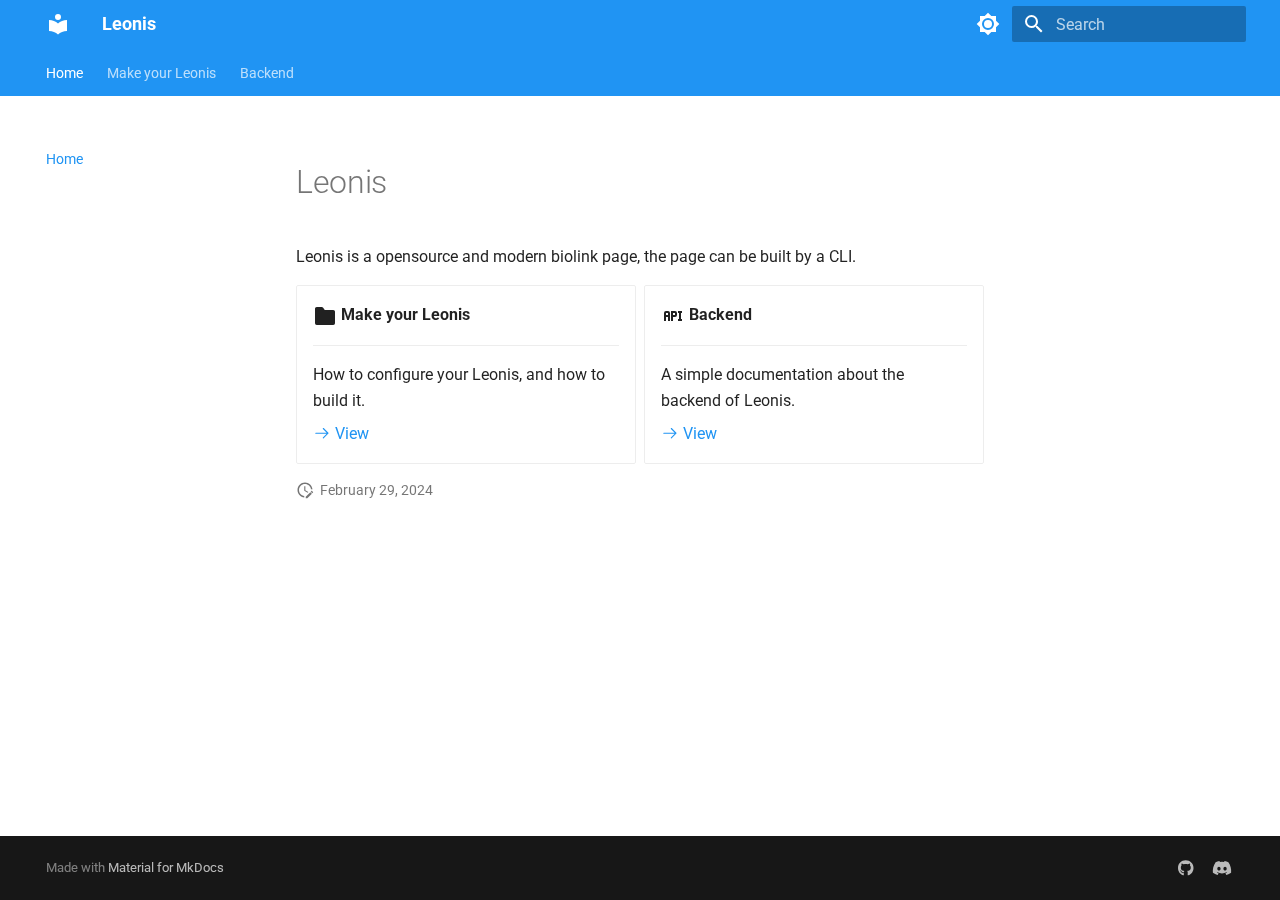
<file: index.html>
<!DOCTYPE html>

<html class="no-js" lang="en">
<head>
<meta charset="utf-8"/>
<meta content="width=device-width,initial-scale=1" name="viewport"/>
<link href="make/" rel="next"/>
<link href="assets/images/favicon.png" rel="icon"/>
<meta content="mkdocs-1.5.3, mkdocs-material-9.5.12" name="generator"/>
<title>Leonis</title>
<link href="assets/stylesheets/main.7e359304.min.css" rel="stylesheet"/>
<link href="assets/stylesheets/palette.06af60db.min.css" rel="stylesheet"/>
<link crossorigin="" href="https://fonts.gstatic.com" rel="preconnect"/>
<link href="https://fonts.googleapis.com/css?family=Roboto:300,300i,400,400i,700,700i%7CRoboto+Mono:400,400i,700,700i&amp;display=fallback" rel="stylesheet"/>
<style>:root{--md-text-font:"Roboto";--md-code-font:"Roboto Mono"}</style>
<link href="extra.css" rel="stylesheet"/>
<script>__md_scope=new URL(".",location),__md_hash=e=>[...e].reduce((e,_)=>(e<<5)-e+_.charCodeAt(0),0),__md_get=(e,_=localStorage,t=__md_scope)=>JSON.parse(_.getItem(t.pathname+"."+e)),__md_set=(e,_,t=localStorage,a=__md_scope)=>{try{t.setItem(a.pathname+"."+e,JSON.stringify(_))}catch(e){}}</script>
</head>
<body data-md-color-accent="blue" data-md-color-primary="blue" data-md-color-scheme="default" dir="ltr">
<input autocomplete="off" class="md-toggle" data-md-toggle="drawer" id="__drawer" type="checkbox"/>
<input autocomplete="off" class="md-toggle" data-md-toggle="search" id="__search" type="checkbox"/>
<label class="md-overlay" for="__drawer"></label>
<div data-md-component="skip">
<a class="md-skip" href="#leonis">
          Skip to content
        </a>
</div>
<div data-md-component="announce">
</div>
<header class="md-header" data-md-component="header">
<nav aria-label="Header" class="md-header__inner md-grid">
<a aria-label="Leonis" class="md-header__button md-logo" data-md-component="logo" href="." title="Leonis">
<svg viewbox="0 0 24 24" xmlns="http://www.w3.org/2000/svg"><path d="M12 8a3 3 0 0 0 3-3 3 3 0 0 0-3-3 3 3 0 0 0-3 3 3 3 0 0 0 3 3m0 3.54C9.64 9.35 6.5 8 3 8v11c3.5 0 6.64 1.35 9 3.54 2.36-2.19 5.5-3.54 9-3.54V8c-3.5 0-6.64 1.35-9 3.54Z"></path></svg>
</a>
<label class="md-header__button md-icon" for="__drawer">
<svg viewbox="0 0 24 24" xmlns="http://www.w3.org/2000/svg"><path d="M3 6h18v2H3V6m0 5h18v2H3v-2m0 5h18v2H3v-2Z"></path></svg>
</label>
<div class="md-header__title" data-md-component="header-title">
<div class="md-header__ellipsis">
<div class="md-header__topic">
<span class="md-ellipsis">
            Leonis
          </span>
</div>
<div class="md-header__topic" data-md-component="header-topic">
<span class="md-ellipsis">
            
              Home
            
          </span>
</div>
</div>
</div>
<form class="md-header__option" data-md-component="palette">
<input aria-label="Switch to dark mode" class="md-option" data-md-color-accent="blue" data-md-color-media="(prefers-color-scheme: light)" data-md-color-primary="blue" data-md-color-scheme="default" id="__palette_0" name="__palette" type="radio"/>
<label class="md-header__button md-icon" for="__palette_1" hidden="" title="Switch to dark mode">
<svg viewbox="0 0 24 24" xmlns="http://www.w3.org/2000/svg"><path d="M12 8a4 4 0 0 0-4 4 4 4 0 0 0 4 4 4 4 0 0 0 4-4 4 4 0 0 0-4-4m0 10a6 6 0 0 1-6-6 6 6 0 0 1 6-6 6 6 0 0 1 6 6 6 6 0 0 1-6 6m8-9.31V4h-4.69L12 .69 8.69 4H4v4.69L.69 12 4 15.31V20h4.69L12 23.31 15.31 20H20v-4.69L23.31 12 20 8.69Z"></path></svg>
</label>
<input aria-label="Switch to light mode" class="md-option" data-md-color-accent="blue" data-md-color-media="(prefers-color-scheme: dark)" data-md-color-primary="blue" data-md-color-scheme="slate" id="__palette_1" name="__palette" type="radio"/>
<label class="md-header__button md-icon" for="__palette_0" hidden="" title="Switch to light mode">
<svg viewbox="0 0 24 24" xmlns="http://www.w3.org/2000/svg"><path d="M12 18c-.89 0-1.74-.2-2.5-.55C11.56 16.5 13 14.42 13 12c0-2.42-1.44-4.5-3.5-5.45C10.26 6.2 11.11 6 12 6a6 6 0 0 1 6 6 6 6 0 0 1-6 6m8-9.31V4h-4.69L12 .69 8.69 4H4v4.69L.69 12 4 15.31V20h4.69L12 23.31 15.31 20H20v-4.69L23.31 12 20 8.69Z"></path></svg>
</label>
</form>
<script>var media,input,key,value,palette=__md_get("__palette");if(palette&&palette.color){"(prefers-color-scheme)"===palette.color.media&&(media=matchMedia("(prefers-color-scheme: light)"),input=document.querySelector(media.matches?"[data-md-color-media='(prefers-color-scheme: light)']":"[data-md-color-media='(prefers-color-scheme: dark)']"),palette.color.media=input.getAttribute("data-md-color-media"),palette.color.scheme=input.getAttribute("data-md-color-scheme"),palette.color.primary=input.getAttribute("data-md-color-primary"),palette.color.accent=input.getAttribute("data-md-color-accent"));for([key,value]of Object.entries(palette.color))document.body.setAttribute("data-md-color-"+key,value)}</script>
<label class="md-header__button md-icon" for="__search">
<svg viewbox="0 0 24 24" xmlns="http://www.w3.org/2000/svg"><path d="M9.5 3A6.5 6.5 0 0 1 16 9.5c0 1.61-.59 3.09-1.56 4.23l.27.27h.79l5 5-1.5 1.5-5-5v-.79l-.27-.27A6.516 6.516 0 0 1 9.5 16 6.5 6.5 0 0 1 3 9.5 6.5 6.5 0 0 1 9.5 3m0 2C7 5 5 7 5 9.5S7 14 9.5 14 14 12 14 9.5 12 5 9.5 5Z"></path></svg>
</label>
<div class="md-search" data-md-component="search" role="dialog">
<label class="md-search__overlay" for="__search"></label>
<div class="md-search__inner" role="search">
<form class="md-search__form" name="search">
<input aria-label="Search" autocapitalize="off" autocomplete="off" autocorrect="off" class="md-search__input" data-md-component="search-query" name="query" placeholder="Search" required="" spellcheck="false" type="text"/>
<label class="md-search__icon md-icon" for="__search">
<svg viewbox="0 0 24 24" xmlns="http://www.w3.org/2000/svg"><path d="M9.5 3A6.5 6.5 0 0 1 16 9.5c0 1.61-.59 3.09-1.56 4.23l.27.27h.79l5 5-1.5 1.5-5-5v-.79l-.27-.27A6.516 6.516 0 0 1 9.5 16 6.5 6.5 0 0 1 3 9.5 6.5 6.5 0 0 1 9.5 3m0 2C7 5 5 7 5 9.5S7 14 9.5 14 14 12 14 9.5 12 5 9.5 5Z"></path></svg>
<svg viewbox="0 0 24 24" xmlns="http://www.w3.org/2000/svg"><path d="M20 11v2H8l5.5 5.5-1.42 1.42L4.16 12l7.92-7.92L13.5 5.5 8 11h12Z"></path></svg>
</label>
<nav aria-label="Search" class="md-search__options">
<button aria-label="Clear" class="md-search__icon md-icon" tabindex="-1" title="Clear" type="reset">
<svg viewbox="0 0 24 24" xmlns="http://www.w3.org/2000/svg"><path d="M19 6.41 17.59 5 12 10.59 6.41 5 5 6.41 10.59 12 5 17.59 6.41 19 12 13.41 17.59 19 19 17.59 13.41 12 19 6.41Z"></path></svg>
</button>
</nav>
</form>
<div class="md-search__output">
<div class="md-search__scrollwrap" data-md-scrollfix="">
<div class="md-search-result" data-md-component="search-result">
<div class="md-search-result__meta">
            Initializing search
          </div>
<ol class="md-search-result__list" role="presentation"></ol>
</div>
</div>
</div>
</div>
</div>
</nav>
</header>
<div class="md-container" data-md-component="container">
<nav aria-label="Tabs" class="md-tabs" data-md-component="tabs">
<div class="md-grid">
<ul class="md-tabs__list">
<li class="md-tabs__item md-tabs__item--active">
<a class="md-tabs__link" href=".">
        
  
    
  
  Home

      </a>
</li>
<li class="md-tabs__item">
<a class="md-tabs__link" href="make/">
        
  
    
  
  Make your Leonis

      </a>
</li>
<li class="md-tabs__item">
<a class="md-tabs__link" href="backend/">
        
  
    
  
  Backend

      </a>
</li>
</ul>
</div>
</nav>
<main class="md-main" data-md-component="main">
<div class="md-main__inner md-grid">
<div class="md-sidebar md-sidebar--primary" data-md-component="sidebar" data-md-type="navigation">
<div class="md-sidebar__scrollwrap">
<div class="md-sidebar__inner">
<nav aria-label="Navigation" class="md-nav md-nav--primary md-nav--lifted" data-md-level="0">
<label class="md-nav__title" for="__drawer">
<a aria-label="Leonis" class="md-nav__button md-logo" data-md-component="logo" href="." title="Leonis">
<svg viewbox="0 0 24 24" xmlns="http://www.w3.org/2000/svg"><path d="M12 8a3 3 0 0 0 3-3 3 3 0 0 0-3-3 3 3 0 0 0-3 3 3 3 0 0 0 3 3m0 3.54C9.64 9.35 6.5 8 3 8v11c3.5 0 6.64 1.35 9 3.54 2.36-2.19 5.5-3.54 9-3.54V8c-3.5 0-6.64 1.35-9 3.54Z"></path></svg>
</a>
    Leonis
  </label>
<ul class="md-nav__list" data-md-scrollfix="">
<li class="md-nav__item md-nav__item--active">
<input class="md-nav__toggle md-toggle" id="__toc" type="checkbox"/>
<a class="md-nav__link md-nav__link--active" href=".">
<span class="md-ellipsis">
    Home
  </span>
</a>
</li>
<li class="md-nav__item">
<a class="md-nav__link" href="make/">
<span class="md-ellipsis">
    Make your Leonis
  </span>
</a>
</li>
<li class="md-nav__item">
<a class="md-nav__link" href="backend/">
<span class="md-ellipsis">
    Backend
  </span>
</a>
</li>
</ul>
</nav>
</div>
</div>
</div>
<div class="md-sidebar md-sidebar--secondary" data-md-component="sidebar" data-md-type="toc">
<div class="md-sidebar__scrollwrap">
<div class="md-sidebar__inner">
<nav aria-label="Table of contents" class="md-nav md-nav--secondary">
</nav>
</div>
</div>
</div>
<div class="md-content" data-md-component="content">
<article class="md-content__inner md-typeset">
<p><center></center></p>
<h1 id="leonis">Leonis</h1>
<p>Leonis is a opensource and modern biolink page, the page can be built by a CLI.
</p>
<div class="grid cards">
<ul>
<li>
<p><span class="twemoji lg middle"><svg viewbox="0 0 24 24" xmlns="http://www.w3.org/2000/svg"><path d="M2 4.75C2 3.784 2.784 3 3.75 3h4.971c.58 0 1.12.286 1.447.765l1.404 2.063c.046.069.124.11.207.11h8.471c.966 0 1.75.783 1.75 1.75V19.25A1.75 1.75 0 0 1 20.25 21H3.75A1.75 1.75 0 0 1 2 19.25Z"></path></svg></span> <strong>Make your Leonis</strong></p>
<hr/>
<p>How to configure your Leonis, and how to build it.</p>
<p><a href="make/"><span class="twemoji"><svg viewbox="0 0 24 24" xmlns="http://www.w3.org/2000/svg"><path d="M13.22 19.03a.75.75 0 0 1 0-1.06L18.19 13H3.75a.75.75 0 0 1 0-1.5h14.44l-4.97-4.97a.749.749 0 0 1 .326-1.275.749.749 0 0 1 .734.215l6.25 6.25a.75.75 0 0 1 0 1.06l-6.25 6.25a.75.75 0 0 1-1.06 0Z"></path></svg></span> View</a></p>
</li>
<li>
<p><span class="twemoji lg middle"><svg viewbox="0 0 24 24" xmlns="http://www.w3.org/2000/svg"><path d="M7 7H5a2 2 0 0 0-2 2v8h2v-4h2v4h2V9a2 2 0 0 0-2-2m0 4H5V9h2m7-2h-4v10h2v-4h2a2 2 0 0 0 2-2V9a2 2 0 0 0-2-2m0 4h-2V9h2m6 0v6h1v2h-4v-2h1V9h-1V7h4v2Z"></path></svg></span> <strong>Backend</strong></p>
<hr/>
<p>A simple documentation about the backend of Leonis.</p>
<p><a href="backend/"><span class="twemoji"><svg viewbox="0 0 24 24" xmlns="http://www.w3.org/2000/svg"><path d="M13.22 19.03a.75.75 0 0 1 0-1.06L18.19 13H3.75a.75.75 0 0 1 0-1.5h14.44l-4.97-4.97a.749.749 0 0 1 .326-1.275.749.749 0 0 1 .734.215l6.25 6.25a.75.75 0 0 1 0 1.06l-6.25 6.25a.75.75 0 0 1-1.06 0Z"></path></svg></span> View</a></p>
</li>
</ul>
</div>
<aside class="md-source-file">
<span class="md-source-file__fact">
<span class="md-icon" title="Last update">
<svg viewbox="0 0 24 24" xmlns="http://www.w3.org/2000/svg"><path d="M21 13.1c-.1 0-.3.1-.4.2l-1 1 2.1 2.1 1-1c.2-.2.2-.6 0-.8l-1.3-1.3c-.1-.1-.2-.2-.4-.2m-1.9 1.8-6.1 6V23h2.1l6.1-6.1-2.1-2M12.5 7v5.2l4 2.4-1 1L11 13V7h1.5M11 21.9c-5.1-.5-9-4.8-9-9.9C2 6.5 6.5 2 12 2c5.3 0 9.6 4.1 10 9.3-.3-.1-.6-.2-1-.2s-.7.1-1 .2C19.6 7.2 16.2 4 12 4c-4.4 0-8 3.6-8 8 0 4.1 3.1 7.5 7.1 7.9l-.1.2v1.8Z"></path></svg>
</span>
<span class="git-revision-date-localized-plugin git-revision-date-localized-plugin-date">February 29, 2024</span>
</span>
</aside>
</article>
</div>
<script>var target=document.getElementById(location.hash.slice(1));target&&target.name&&(target.checked=target.name.startsWith("__tabbed_"))</script>
</div>
</main>
<footer class="md-footer">
<div class="md-footer-meta md-typeset">
<div class="md-footer-meta__inner md-grid">
<div class="md-copyright">
  
  
    Made with
    <a href="https://squidfunk.github.io/mkdocs-material/" rel="noopener" target="_blank">
      Material for MkDocs
    </a>
</div>
<div class="md-social">
<a class="md-social__link" href="https://github.com/LeonisLinks/Leonis" rel="noopener" target="_blank" title="github.com">
<svg viewbox="0 0 496 512" xmlns="http://www.w3.org/2000/svg"><!--! Font Awesome Free 6.5.1 by @fontawesome - https://fontawesome.com License - https://fontawesome.com/license/free (Icons: CC BY 4.0, Fonts: SIL OFL 1.1, Code: MIT License) Copyright 2023 Fonticons, Inc.--><path d="M165.9 397.4c0 2-2.3 3.6-5.2 3.6-3.3.3-5.6-1.3-5.6-3.6 0-2 2.3-3.6 5.2-3.6 3-.3 5.6 1.3 5.6 3.6zm-31.1-4.5c-.7 2 1.3 4.3 4.3 4.9 2.6 1 5.6 0 6.2-2s-1.3-4.3-4.3-5.2c-2.6-.7-5.5.3-6.2 2.3zm44.2-1.7c-2.9.7-4.9 2.6-4.6 4.9.3 2 2.9 3.3 5.9 2.6 2.9-.7 4.9-2.6 4.6-4.6-.3-1.9-3-3.2-5.9-2.9zM244.8 8C106.1 8 0 113.3 0 252c0 110.9 69.8 205.8 169.5 239.2 12.8 2.3 17.3-5.6 17.3-12.1 0-6.2-.3-40.4-.3-61.4 0 0-70 15-84.7-29.8 0 0-11.4-29.1-27.8-36.6 0 0-22.9-15.7 1.6-15.4 0 0 24.9 2 38.6 25.8 21.9 38.6 58.6 27.5 72.9 20.9 2.3-16 8.8-27.1 16-33.7-55.9-6.2-112.3-14.3-112.3-110.5 0-27.5 7.6-41.3 23.6-58.9-2.6-6.5-11.1-33.3 2.6-67.9 20.9-6.5 69 27 69 27 20-5.6 41.5-8.5 62.8-8.5s42.8 2.9 62.8 8.5c0 0 48.1-33.6 69-27 13.7 34.7 5.2 61.4 2.6 67.9 16 17.7 25.8 31.5 25.8 58.9 0 96.5-58.9 104.2-114.8 110.5 9.2 7.9 17 22.9 17 46.4 0 33.7-.3 75.4-.3 83.6 0 6.5 4.6 14.4 17.3 12.1C428.2 457.8 496 362.9 496 252 496 113.3 383.5 8 244.8 8zM97.2 352.9c-1.3 1-1 3.3.7 5.2 1.6 1.6 3.9 2.3 5.2 1 1.3-1 1-3.3-.7-5.2-1.6-1.6-3.9-2.3-5.2-1zm-10.8-8.1c-.7 1.3.3 2.9 2.3 3.9 1.6 1 3.6.7 4.3-.7.7-1.3-.3-2.9-2.3-3.9-2-.6-3.6-.3-4.3.7zm32.4 35.6c-1.6 1.3-1 4.3 1.3 6.2 2.3 2.3 5.2 2.6 6.5 1 1.3-1.3.7-4.3-1.3-6.2-2.2-2.3-5.2-2.6-6.5-1zm-11.4-14.7c-1.6 1-1.6 3.6 0 5.9 1.6 2.3 4.3 3.3 5.6 2.3 1.6-1.3 1.6-3.9 0-6.2-1.4-2.3-4-3.3-5.6-2z"></path></svg>
</a>
<a class="md-social__link" href="https://discord.gg/Y9SvsWk26B" rel="noopener" target="_blank" title="discord.gg">
<svg viewbox="0 0 640 512" xmlns="http://www.w3.org/2000/svg"><!--! Font Awesome Free 6.5.1 by @fontawesome - https://fontawesome.com License - https://fontawesome.com/license/free (Icons: CC BY 4.0, Fonts: SIL OFL 1.1, Code: MIT License) Copyright 2023 Fonticons, Inc.--><path d="M524.531 69.836a1.5 1.5 0 0 0-.764-.7A485.065 485.065 0 0 0 404.081 32.03a1.816 1.816 0 0 0-1.923.91 337.461 337.461 0 0 0-14.9 30.6 447.848 447.848 0 0 0-134.426 0 309.541 309.541 0 0 0-15.135-30.6 1.89 1.89 0 0 0-1.924-.91 483.689 483.689 0 0 0-119.688 37.107 1.712 1.712 0 0 0-.788.676C39.068 183.651 18.186 294.69 28.43 404.354a2.016 2.016 0 0 0 .765 1.375 487.666 487.666 0 0 0 146.825 74.189 1.9 1.9 0 0 0 2.063-.676A348.2 348.2 0 0 0 208.12 430.4a1.86 1.86 0 0 0-1.019-2.588 321.173 321.173 0 0 1-45.868-21.853 1.885 1.885 0 0 1-.185-3.126 251.047 251.047 0 0 0 9.109-7.137 1.819 1.819 0 0 1 1.9-.256c96.229 43.917 200.41 43.917 295.5 0a1.812 1.812 0 0 1 1.924.233 234.533 234.533 0 0 0 9.132 7.16 1.884 1.884 0 0 1-.162 3.126 301.407 301.407 0 0 1-45.89 21.83 1.875 1.875 0 0 0-1 2.611 391.055 391.055 0 0 0 30.014 48.815 1.864 1.864 0 0 0 2.063.7A486.048 486.048 0 0 0 610.7 405.729a1.882 1.882 0 0 0 .765-1.352c12.264-126.783-20.532-236.912-86.934-334.541ZM222.491 337.58c-28.972 0-52.844-26.587-52.844-59.239s23.409-59.241 52.844-59.241c29.665 0 53.306 26.82 52.843 59.239 0 32.654-23.41 59.241-52.843 59.241Zm195.38 0c-28.971 0-52.843-26.587-52.843-59.239s23.409-59.241 52.843-59.241c29.667 0 53.307 26.82 52.844 59.239 0 32.654-23.177 59.241-52.844 59.241Z"></path></svg>
</a>
</div>
</div>
</div>
</footer>
</div>
<div class="md-dialog" data-md-component="dialog">
<div class="md-dialog__inner md-typeset"></div>
</div>
<script id="__config" type="application/json">{"base": ".", "features": ["navigation.instant", "navigation.tabs", "content.code.copy", "content.code.select"], "search": "assets/javascripts/workers/search.b8dbb3d2.min.js", "translations": {"clipboard.copied": "Copied to clipboard", "clipboard.copy": "Copy to clipboard", "search.result.more.one": "1 more on this page", "search.result.more.other": "# more on this page", "search.result.none": "No matching documents", "search.result.one": "1 matching document", "search.result.other": "# matching documents", "search.result.placeholder": "Type to start searching", "search.result.term.missing": "Missing", "select.version": "Select version"}}</script>
<script src="assets/javascripts/bundle.c8d2eff1.min.js"></script>
<script>document$.subscribe(() => {
            window.update_swagger_ui_iframe_height = function (id) {
                var iFrameID = document.getElementById(id);
                if (iFrameID) {
                    full_height = (iFrameID.contentWindow.document.body.scrollHeight + 80) + "px";
                    iFrameID.height = full_height;
                    iFrameID.style.height = full_height;
                }
            }
        
            let iframe_id_list = []
            var iframes = document.getElementsByClassName("swagger-ui-iframe");
            for (var i = 0; i < iframes.length; i++) { 
                iframe_id_list.push(iframes[i].getAttribute("id"))
            }
        
            let ticking = true;
            
            document.addEventListener('scroll', function(e) {
                if (!ticking) {
                    window.requestAnimationFrame(()=> {
                        let half_vh = window.innerHeight/2;
                        for(var i = 0; i < iframe_id_list.length; i++) {
                            let element = document.getElementById(iframe_id_list[i])
                            if(element==null){
                                return
                            }
                            let diff = element.getBoundingClientRect().top
                            if(element.contentWindow.update_top_val){
                                element.contentWindow.update_top_val(half_vh - diff)
                            }
                        }
                        ticking = false;
                    });
                    ticking = true;
                }
            });
        
            const dark_scheme_name = "slate"
            
            window.scheme = document.body.getAttribute("data-md-color-scheme")
            const options = {
                attributeFilter: ['data-md-color-scheme'],
            };
            function color_scheme_callback(mutations) {
                for (let mutation of mutations) {
                    if (mutation.attributeName === "data-md-color-scheme") {
                        scheme = document.body.getAttribute("data-md-color-scheme")
                        var iframe_list = document.getElementsByClassName("swagger-ui-iframe")
                        for(var i = 0; i < iframe_list.length; i++) {
                            var ele = iframe_list.item(i);
                            if (ele) {
                                if (scheme === dark_scheme_name) {
                                    ele.contentWindow.enable_dark_mode();
                                } else {
                                    ele.contentWindow.disable_dark_mode();
                                }
                            }
                        }
                    }
                }
            }
            observer = new MutationObserver(color_scheme_callback);
            observer.observe(document.body, options);
            })</script></body>
</html>
</file>
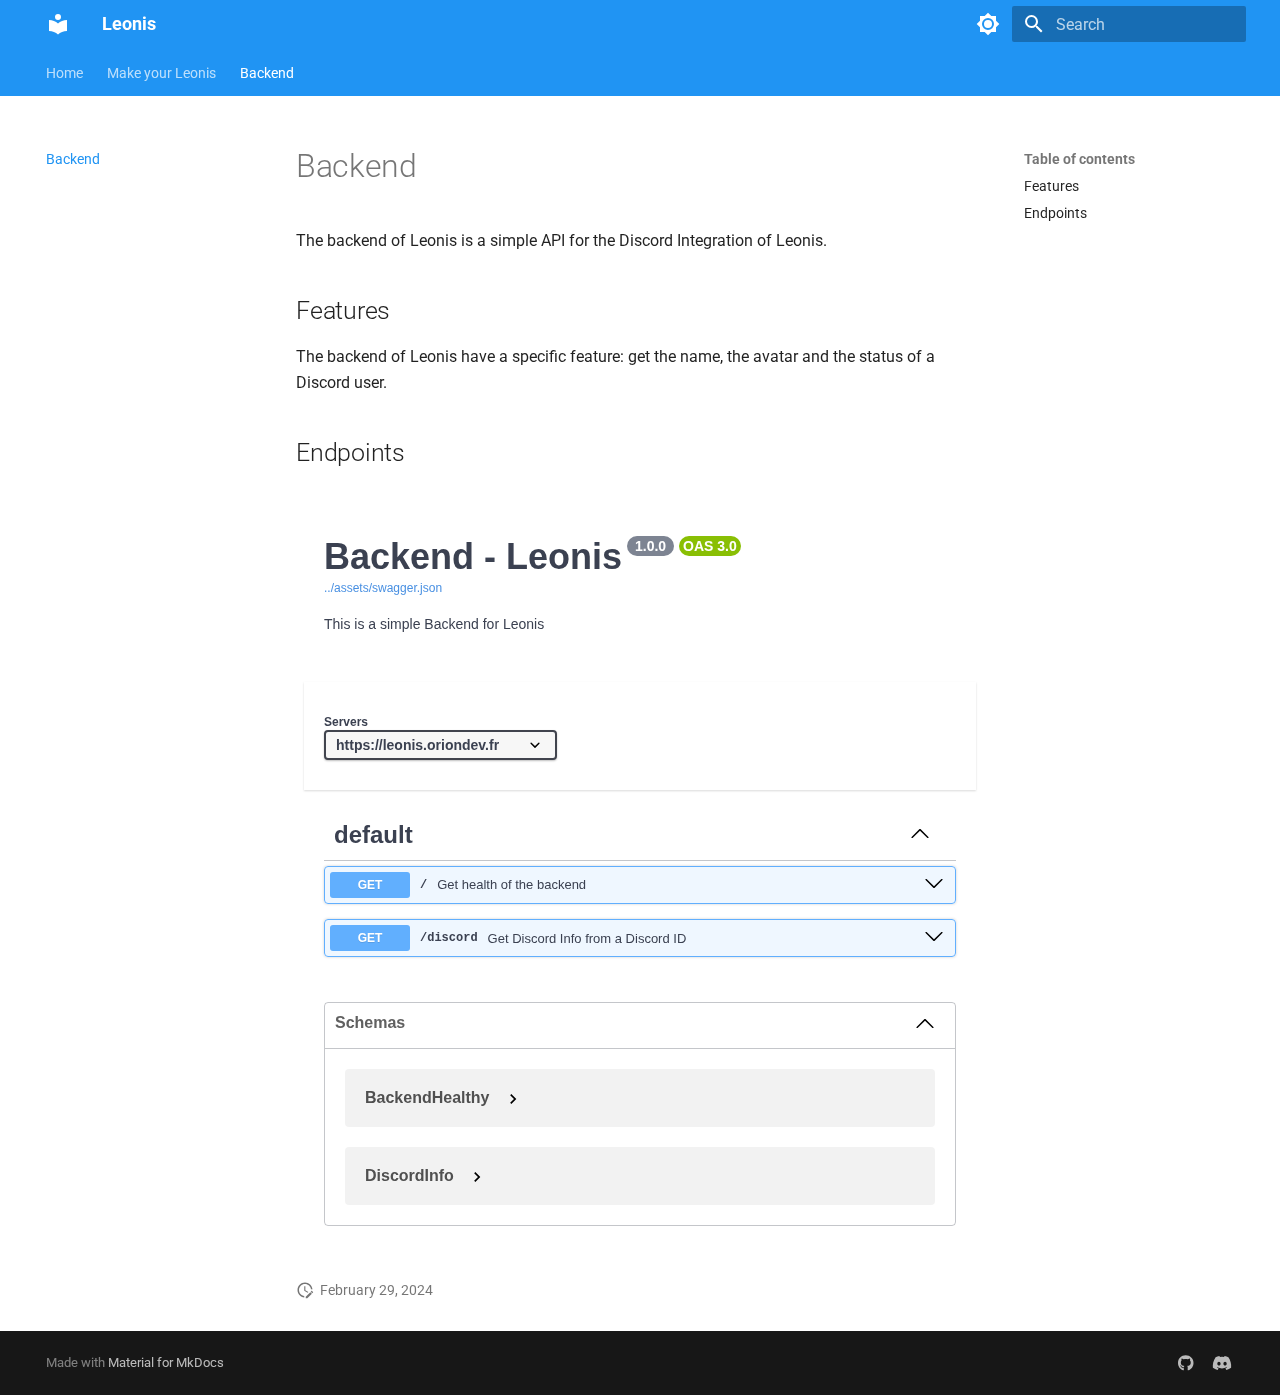
<file: backend/index.html>
<!DOCTYPE html>

<html class="no-js" lang="en">
<head>
<meta charset="utf-8"/>
<meta content="width=device-width,initial-scale=1" name="viewport"/>
<link href="../make/" rel="prev"/>
<link href="../assets/images/favicon.png" rel="icon"/>
<meta content="mkdocs-1.5.3, mkdocs-material-9.5.12" name="generator"/>
<title>Backend - Leonis</title>
<link href="../assets/stylesheets/main.7e359304.min.css" rel="stylesheet"/>
<link href="../assets/stylesheets/palette.06af60db.min.css" rel="stylesheet"/>
<link crossorigin="" href="https://fonts.gstatic.com" rel="preconnect"/>
<link href="https://fonts.googleapis.com/css?family=Roboto:300,300i,400,400i,700,700i%7CRoboto+Mono:400,400i,700,700i&amp;display=fallback" rel="stylesheet"/>
<style>:root{--md-text-font:"Roboto";--md-code-font:"Roboto Mono"}</style>
<link href="../extra.css" rel="stylesheet"/>
<script>__md_scope=new URL("..",location),__md_hash=e=>[...e].reduce((e,_)=>(e<<5)-e+_.charCodeAt(0),0),__md_get=(e,_=localStorage,t=__md_scope)=>JSON.parse(_.getItem(t.pathname+"."+e)),__md_set=(e,_,t=localStorage,a=__md_scope)=>{try{t.setItem(a.pathname+"."+e,JSON.stringify(_))}catch(e){}}</script>
</head>
<body data-md-color-accent="blue" data-md-color-primary="blue" data-md-color-scheme="default" dir="ltr">
<input autocomplete="off" class="md-toggle" data-md-toggle="drawer" id="__drawer" type="checkbox"/>
<input autocomplete="off" class="md-toggle" data-md-toggle="search" id="__search" type="checkbox"/>
<label class="md-overlay" for="__drawer"></label>
<div data-md-component="skip">
<a class="md-skip" href="#backend">
          Skip to content
        </a>
</div>
<div data-md-component="announce">
</div>
<header class="md-header" data-md-component="header">
<nav aria-label="Header" class="md-header__inner md-grid">
<a aria-label="Leonis" class="md-header__button md-logo" data-md-component="logo" href=".." title="Leonis">
<svg viewbox="0 0 24 24" xmlns="http://www.w3.org/2000/svg"><path d="M12 8a3 3 0 0 0 3-3 3 3 0 0 0-3-3 3 3 0 0 0-3 3 3 3 0 0 0 3 3m0 3.54C9.64 9.35 6.5 8 3 8v11c3.5 0 6.64 1.35 9 3.54 2.36-2.19 5.5-3.54 9-3.54V8c-3.5 0-6.64 1.35-9 3.54Z"></path></svg>
</a>
<label class="md-header__button md-icon" for="__drawer">
<svg viewbox="0 0 24 24" xmlns="http://www.w3.org/2000/svg"><path d="M3 6h18v2H3V6m0 5h18v2H3v-2m0 5h18v2H3v-2Z"></path></svg>
</label>
<div class="md-header__title" data-md-component="header-title">
<div class="md-header__ellipsis">
<div class="md-header__topic">
<span class="md-ellipsis">
            Leonis
          </span>
</div>
<div class="md-header__topic" data-md-component="header-topic">
<span class="md-ellipsis">
            
              Backend
            
          </span>
</div>
</div>
</div>
<form class="md-header__option" data-md-component="palette">
<input aria-label="Switch to dark mode" class="md-option" data-md-color-accent="blue" data-md-color-media="(prefers-color-scheme: light)" data-md-color-primary="blue" data-md-color-scheme="default" id="__palette_0" name="__palette" type="radio"/>
<label class="md-header__button md-icon" for="__palette_1" hidden="" title="Switch to dark mode">
<svg viewbox="0 0 24 24" xmlns="http://www.w3.org/2000/svg"><path d="M12 8a4 4 0 0 0-4 4 4 4 0 0 0 4 4 4 4 0 0 0 4-4 4 4 0 0 0-4-4m0 10a6 6 0 0 1-6-6 6 6 0 0 1 6-6 6 6 0 0 1 6 6 6 6 0 0 1-6 6m8-9.31V4h-4.69L12 .69 8.69 4H4v4.69L.69 12 4 15.31V20h4.69L12 23.31 15.31 20H20v-4.69L23.31 12 20 8.69Z"></path></svg>
</label>
<input aria-label="Switch to light mode" class="md-option" data-md-color-accent="blue" data-md-color-media="(prefers-color-scheme: dark)" data-md-color-primary="blue" data-md-color-scheme="slate" id="__palette_1" name="__palette" type="radio"/>
<label class="md-header__button md-icon" for="__palette_0" hidden="" title="Switch to light mode">
<svg viewbox="0 0 24 24" xmlns="http://www.w3.org/2000/svg"><path d="M12 18c-.89 0-1.74-.2-2.5-.55C11.56 16.5 13 14.42 13 12c0-2.42-1.44-4.5-3.5-5.45C10.26 6.2 11.11 6 12 6a6 6 0 0 1 6 6 6 6 0 0 1-6 6m8-9.31V4h-4.69L12 .69 8.69 4H4v4.69L.69 12 4 15.31V20h4.69L12 23.31 15.31 20H20v-4.69L23.31 12 20 8.69Z"></path></svg>
</label>
</form>
<script>var media,input,key,value,palette=__md_get("__palette");if(palette&&palette.color){"(prefers-color-scheme)"===palette.color.media&&(media=matchMedia("(prefers-color-scheme: light)"),input=document.querySelector(media.matches?"[data-md-color-media='(prefers-color-scheme: light)']":"[data-md-color-media='(prefers-color-scheme: dark)']"),palette.color.media=input.getAttribute("data-md-color-media"),palette.color.scheme=input.getAttribute("data-md-color-scheme"),palette.color.primary=input.getAttribute("data-md-color-primary"),palette.color.accent=input.getAttribute("data-md-color-accent"));for([key,value]of Object.entries(palette.color))document.body.setAttribute("data-md-color-"+key,value)}</script>
<label class="md-header__button md-icon" for="__search">
<svg viewbox="0 0 24 24" xmlns="http://www.w3.org/2000/svg"><path d="M9.5 3A6.5 6.5 0 0 1 16 9.5c0 1.61-.59 3.09-1.56 4.23l.27.27h.79l5 5-1.5 1.5-5-5v-.79l-.27-.27A6.516 6.516 0 0 1 9.5 16 6.5 6.5 0 0 1 3 9.5 6.5 6.5 0 0 1 9.5 3m0 2C7 5 5 7 5 9.5S7 14 9.5 14 14 12 14 9.5 12 5 9.5 5Z"></path></svg>
</label>
<div class="md-search" data-md-component="search" role="dialog">
<label class="md-search__overlay" for="__search"></label>
<div class="md-search__inner" role="search">
<form class="md-search__form" name="search">
<input aria-label="Search" autocapitalize="off" autocomplete="off" autocorrect="off" class="md-search__input" data-md-component="search-query" name="query" placeholder="Search" required="" spellcheck="false" type="text"/>
<label class="md-search__icon md-icon" for="__search">
<svg viewbox="0 0 24 24" xmlns="http://www.w3.org/2000/svg"><path d="M9.5 3A6.5 6.5 0 0 1 16 9.5c0 1.61-.59 3.09-1.56 4.23l.27.27h.79l5 5-1.5 1.5-5-5v-.79l-.27-.27A6.516 6.516 0 0 1 9.5 16 6.5 6.5 0 0 1 3 9.5 6.5 6.5 0 0 1 9.5 3m0 2C7 5 5 7 5 9.5S7 14 9.5 14 14 12 14 9.5 12 5 9.5 5Z"></path></svg>
<svg viewbox="0 0 24 24" xmlns="http://www.w3.org/2000/svg"><path d="M20 11v2H8l5.5 5.5-1.42 1.42L4.16 12l7.92-7.92L13.5 5.5 8 11h12Z"></path></svg>
</label>
<nav aria-label="Search" class="md-search__options">
<button aria-label="Clear" class="md-search__icon md-icon" tabindex="-1" title="Clear" type="reset">
<svg viewbox="0 0 24 24" xmlns="http://www.w3.org/2000/svg"><path d="M19 6.41 17.59 5 12 10.59 6.41 5 5 6.41 10.59 12 5 17.59 6.41 19 12 13.41 17.59 19 19 17.59 13.41 12 19 6.41Z"></path></svg>
</button>
</nav>
</form>
<div class="md-search__output">
<div class="md-search__scrollwrap" data-md-scrollfix="">
<div class="md-search-result" data-md-component="search-result">
<div class="md-search-result__meta">
            Initializing search
          </div>
<ol class="md-search-result__list" role="presentation"></ol>
</div>
</div>
</div>
</div>
</div>
</nav>
</header>
<div class="md-container" data-md-component="container">
<nav aria-label="Tabs" class="md-tabs" data-md-component="tabs">
<div class="md-grid">
<ul class="md-tabs__list">
<li class="md-tabs__item">
<a class="md-tabs__link" href="..">
        
  
    
  
  Home

      </a>
</li>
<li class="md-tabs__item">
<a class="md-tabs__link" href="../make/">
        
  
    
  
  Make your Leonis

      </a>
</li>
<li class="md-tabs__item md-tabs__item--active">
<a class="md-tabs__link" href="./">
        
  
    
  
  Backend

      </a>
</li>
</ul>
</div>
</nav>
<main class="md-main" data-md-component="main">
<div class="md-main__inner md-grid">
<div class="md-sidebar md-sidebar--primary" data-md-component="sidebar" data-md-type="navigation">
<div class="md-sidebar__scrollwrap">
<div class="md-sidebar__inner">
<nav aria-label="Navigation" class="md-nav md-nav--primary md-nav--lifted" data-md-level="0">
<label class="md-nav__title" for="__drawer">
<a aria-label="Leonis" class="md-nav__button md-logo" data-md-component="logo" href=".." title="Leonis">
<svg viewbox="0 0 24 24" xmlns="http://www.w3.org/2000/svg"><path d="M12 8a3 3 0 0 0 3-3 3 3 0 0 0-3-3 3 3 0 0 0-3 3 3 3 0 0 0 3 3m0 3.54C9.64 9.35 6.5 8 3 8v11c3.5 0 6.64 1.35 9 3.54 2.36-2.19 5.5-3.54 9-3.54V8c-3.5 0-6.64 1.35-9 3.54Z"></path></svg>
</a>
    Leonis
  </label>
<ul class="md-nav__list" data-md-scrollfix="">
<li class="md-nav__item">
<a class="md-nav__link" href="..">
<span class="md-ellipsis">
    Home
  </span>
</a>
</li>
<li class="md-nav__item">
<a class="md-nav__link" href="../make/">
<span class="md-ellipsis">
    Make your Leonis
  </span>
</a>
</li>
<li class="md-nav__item md-nav__item--active">
<input class="md-nav__toggle md-toggle" id="__toc" type="checkbox"/>
<label class="md-nav__link md-nav__link--active" for="__toc">
<span class="md-ellipsis">
    Backend
  </span>
<span class="md-nav__icon md-icon"></span>
</label>
<a class="md-nav__link md-nav__link--active" href="./">
<span class="md-ellipsis">
    Backend
  </span>
</a>
<nav aria-label="Table of contents" class="md-nav md-nav--secondary">
<label class="md-nav__title" for="__toc">
<span class="md-nav__icon md-icon"></span>
      Table of contents
    </label>
<ul class="md-nav__list" data-md-component="toc" data-md-scrollfix="">
<li class="md-nav__item">
<a class="md-nav__link" href="#features">
<span class="md-ellipsis">
      Features
    </span>
</a>
</li>
<li class="md-nav__item">
<a class="md-nav__link" href="#endpoints">
<span class="md-ellipsis">
      Endpoints
    </span>
</a>
</li>
</ul>
</nav>
</li>
</ul>
</nav>
</div>
</div>
</div>
<div class="md-sidebar md-sidebar--secondary" data-md-component="sidebar" data-md-type="toc">
<div class="md-sidebar__scrollwrap">
<div class="md-sidebar__inner">
<nav aria-label="Table of contents" class="md-nav md-nav--secondary">
<label class="md-nav__title" for="__toc">
<span class="md-nav__icon md-icon"></span>
      Table of contents
    </label>
<ul class="md-nav__list" data-md-component="toc" data-md-scrollfix="">
<li class="md-nav__item">
<a class="md-nav__link" href="#features">
<span class="md-ellipsis">
      Features
    </span>
</a>
</li>
<li class="md-nav__item">
<a class="md-nav__link" href="#endpoints">
<span class="md-ellipsis">
      Endpoints
    </span>
</a>
</li>
</ul>
</nav>
</div>
</div>
</div>
<div class="md-content" data-md-component="content">
<article class="md-content__inner md-typeset">
<h1 id="backend">Backend</h1>
<p>The backend of Leonis is a simple API for the Discord Integration of Leonis.</p>
<h2 id="features">Features</h2>
<p>The backend of Leonis have a specific feature: get the name, the avatar and the status of a Discord user.</p>
<h2 id="endpoints">Endpoints</h2>
<p><iframe class="swagger-ui-iframe" frameborder="0" id="d8e220a0" src="swagger-d8e220a0.html" style="overflow:hidden;width:100%;" width="100%"></iframe></p>
<aside class="md-source-file">
<span class="md-source-file__fact">
<span class="md-icon" title="Last update">
<svg viewbox="0 0 24 24" xmlns="http://www.w3.org/2000/svg"><path d="M21 13.1c-.1 0-.3.1-.4.2l-1 1 2.1 2.1 1-1c.2-.2.2-.6 0-.8l-1.3-1.3c-.1-.1-.2-.2-.4-.2m-1.9 1.8-6.1 6V23h2.1l6.1-6.1-2.1-2M12.5 7v5.2l4 2.4-1 1L11 13V7h1.5M11 21.9c-5.1-.5-9-4.8-9-9.9C2 6.5 6.5 2 12 2c5.3 0 9.6 4.1 10 9.3-.3-.1-.6-.2-1-.2s-.7.1-1 .2C19.6 7.2 16.2 4 12 4c-4.4 0-8 3.6-8 8 0 4.1 3.1 7.5 7.1 7.9l-.1.2v1.8Z"></path></svg>
</span>
<span class="git-revision-date-localized-plugin git-revision-date-localized-plugin-date">February 29, 2024</span>
</span>
</aside>
</article>
</div>
<script>var target=document.getElementById(location.hash.slice(1));target&&target.name&&(target.checked=target.name.startsWith("__tabbed_"))</script>
</div>
</main>
<footer class="md-footer">
<div class="md-footer-meta md-typeset">
<div class="md-footer-meta__inner md-grid">
<div class="md-copyright">
  
  
    Made with
    <a href="https://squidfunk.github.io/mkdocs-material/" rel="noopener" target="_blank">
      Material for MkDocs
    </a>
</div>
<div class="md-social">
<a class="md-social__link" href="https://github.com/LeonisLinks/Leonis" rel="noopener" target="_blank" title="github.com">
<svg viewbox="0 0 496 512" xmlns="http://www.w3.org/2000/svg"><!--! Font Awesome Free 6.5.1 by @fontawesome - https://fontawesome.com License - https://fontawesome.com/license/free (Icons: CC BY 4.0, Fonts: SIL OFL 1.1, Code: MIT License) Copyright 2023 Fonticons, Inc.--><path d="M165.9 397.4c0 2-2.3 3.6-5.2 3.6-3.3.3-5.6-1.3-5.6-3.6 0-2 2.3-3.6 5.2-3.6 3-.3 5.6 1.3 5.6 3.6zm-31.1-4.5c-.7 2 1.3 4.3 4.3 4.9 2.6 1 5.6 0 6.2-2s-1.3-4.3-4.3-5.2c-2.6-.7-5.5.3-6.2 2.3zm44.2-1.7c-2.9.7-4.9 2.6-4.6 4.9.3 2 2.9 3.3 5.9 2.6 2.9-.7 4.9-2.6 4.6-4.6-.3-1.9-3-3.2-5.9-2.9zM244.8 8C106.1 8 0 113.3 0 252c0 110.9 69.8 205.8 169.5 239.2 12.8 2.3 17.3-5.6 17.3-12.1 0-6.2-.3-40.4-.3-61.4 0 0-70 15-84.7-29.8 0 0-11.4-29.1-27.8-36.6 0 0-22.9-15.7 1.6-15.4 0 0 24.9 2 38.6 25.8 21.9 38.6 58.6 27.5 72.9 20.9 2.3-16 8.8-27.1 16-33.7-55.9-6.2-112.3-14.3-112.3-110.5 0-27.5 7.6-41.3 23.6-58.9-2.6-6.5-11.1-33.3 2.6-67.9 20.9-6.5 69 27 69 27 20-5.6 41.5-8.5 62.8-8.5s42.8 2.9 62.8 8.5c0 0 48.1-33.6 69-27 13.7 34.7 5.2 61.4 2.6 67.9 16 17.7 25.8 31.5 25.8 58.9 0 96.5-58.9 104.2-114.8 110.5 9.2 7.9 17 22.9 17 46.4 0 33.7-.3 75.4-.3 83.6 0 6.5 4.6 14.4 17.3 12.1C428.2 457.8 496 362.9 496 252 496 113.3 383.5 8 244.8 8zM97.2 352.9c-1.3 1-1 3.3.7 5.2 1.6 1.6 3.9 2.3 5.2 1 1.3-1 1-3.3-.7-5.2-1.6-1.6-3.9-2.3-5.2-1zm-10.8-8.1c-.7 1.3.3 2.9 2.3 3.9 1.6 1 3.6.7 4.3-.7.7-1.3-.3-2.9-2.3-3.9-2-.6-3.6-.3-4.3.7zm32.4 35.6c-1.6 1.3-1 4.3 1.3 6.2 2.3 2.3 5.2 2.6 6.5 1 1.3-1.3.7-4.3-1.3-6.2-2.2-2.3-5.2-2.6-6.5-1zm-11.4-14.7c-1.6 1-1.6 3.6 0 5.9 1.6 2.3 4.3 3.3 5.6 2.3 1.6-1.3 1.6-3.9 0-6.2-1.4-2.3-4-3.3-5.6-2z"></path></svg>
</a>
<a class="md-social__link" href="https://discord.gg/Y9SvsWk26B" rel="noopener" target="_blank" title="discord.gg">
<svg viewbox="0 0 640 512" xmlns="http://www.w3.org/2000/svg"><!--! Font Awesome Free 6.5.1 by @fontawesome - https://fontawesome.com License - https://fontawesome.com/license/free (Icons: CC BY 4.0, Fonts: SIL OFL 1.1, Code: MIT License) Copyright 2023 Fonticons, Inc.--><path d="M524.531 69.836a1.5 1.5 0 0 0-.764-.7A485.065 485.065 0 0 0 404.081 32.03a1.816 1.816 0 0 0-1.923.91 337.461 337.461 0 0 0-14.9 30.6 447.848 447.848 0 0 0-134.426 0 309.541 309.541 0 0 0-15.135-30.6 1.89 1.89 0 0 0-1.924-.91 483.689 483.689 0 0 0-119.688 37.107 1.712 1.712 0 0 0-.788.676C39.068 183.651 18.186 294.69 28.43 404.354a2.016 2.016 0 0 0 .765 1.375 487.666 487.666 0 0 0 146.825 74.189 1.9 1.9 0 0 0 2.063-.676A348.2 348.2 0 0 0 208.12 430.4a1.86 1.86 0 0 0-1.019-2.588 321.173 321.173 0 0 1-45.868-21.853 1.885 1.885 0 0 1-.185-3.126 251.047 251.047 0 0 0 9.109-7.137 1.819 1.819 0 0 1 1.9-.256c96.229 43.917 200.41 43.917 295.5 0a1.812 1.812 0 0 1 1.924.233 234.533 234.533 0 0 0 9.132 7.16 1.884 1.884 0 0 1-.162 3.126 301.407 301.407 0 0 1-45.89 21.83 1.875 1.875 0 0 0-1 2.611 391.055 391.055 0 0 0 30.014 48.815 1.864 1.864 0 0 0 2.063.7A486.048 486.048 0 0 0 610.7 405.729a1.882 1.882 0 0 0 .765-1.352c12.264-126.783-20.532-236.912-86.934-334.541ZM222.491 337.58c-28.972 0-52.844-26.587-52.844-59.239s23.409-59.241 52.844-59.241c29.665 0 53.306 26.82 52.843 59.239 0 32.654-23.41 59.241-52.843 59.241Zm195.38 0c-28.971 0-52.843-26.587-52.843-59.239s23.409-59.241 52.843-59.241c29.667 0 53.307 26.82 52.844 59.239 0 32.654-23.177 59.241-52.844 59.241Z"></path></svg>
</a>
</div>
</div>
</div>
</footer>
</div>
<div class="md-dialog" data-md-component="dialog">
<div class="md-dialog__inner md-typeset"></div>
</div>
<script id="__config" type="application/json">{"base": "..", "features": ["navigation.instant", "navigation.tabs", "content.code.copy", "content.code.select"], "search": "../assets/javascripts/workers/search.b8dbb3d2.min.js", "translations": {"clipboard.copied": "Copied to clipboard", "clipboard.copy": "Copy to clipboard", "search.result.more.one": "1 more on this page", "search.result.more.other": "# more on this page", "search.result.none": "No matching documents", "search.result.one": "1 matching document", "search.result.other": "# matching documents", "search.result.placeholder": "Type to start searching", "search.result.term.missing": "Missing", "select.version": "Select version"}}</script>
<script src="../assets/javascripts/bundle.c8d2eff1.min.js"></script>
<script>document$.subscribe(() => {
            window.update_swagger_ui_iframe_height = function (id) {
                var iFrameID = document.getElementById(id);
                if (iFrameID) {
                    full_height = (iFrameID.contentWindow.document.body.scrollHeight + 80) + "px";
                    iFrameID.height = full_height;
                    iFrameID.style.height = full_height;
                }
            }
        
            let iframe_id_list = []
            var iframes = document.getElementsByClassName("swagger-ui-iframe");
            for (var i = 0; i < iframes.length; i++) { 
                iframe_id_list.push(iframes[i].getAttribute("id"))
            }
        
            let ticking = false;
            
            document.addEventListener('scroll', function(e) {
                if (!ticking) {
                    window.requestAnimationFrame(()=> {
                        let half_vh = window.innerHeight/2;
                        for(var i = 0; i < iframe_id_list.length; i++) {
                            let element = document.getElementById(iframe_id_list[i])
                            if(element==null){
                                return
                            }
                            let diff = element.getBoundingClientRect().top
                            if(element.contentWindow.update_top_val){
                                element.contentWindow.update_top_val(half_vh - diff)
                            }
                        }
                        ticking = false;
                    });
                    ticking = true;
                }
            });
        
            const dark_scheme_name = "slate"
            
            window.scheme = document.body.getAttribute("data-md-color-scheme")
            const options = {
                attributeFilter: ['data-md-color-scheme'],
            };
            function color_scheme_callback(mutations) {
                for (let mutation of mutations) {
                    if (mutation.attributeName === "data-md-color-scheme") {
                        scheme = document.body.getAttribute("data-md-color-scheme")
                        var iframe_list = document.getElementsByClassName("swagger-ui-iframe")
                        for(var i = 0; i < iframe_list.length; i++) {
                            var ele = iframe_list.item(i);
                            if (ele) {
                                if (scheme === dark_scheme_name) {
                                    ele.contentWindow.enable_dark_mode();
                                } else {
                                    ele.contentWindow.disable_dark_mode();
                                }
                            }
                        }
                    }
                }
            }
            observer = new MutationObserver(color_scheme_callback);
            observer.observe(document.body, options);
            })</script></body>
</html>
</file>
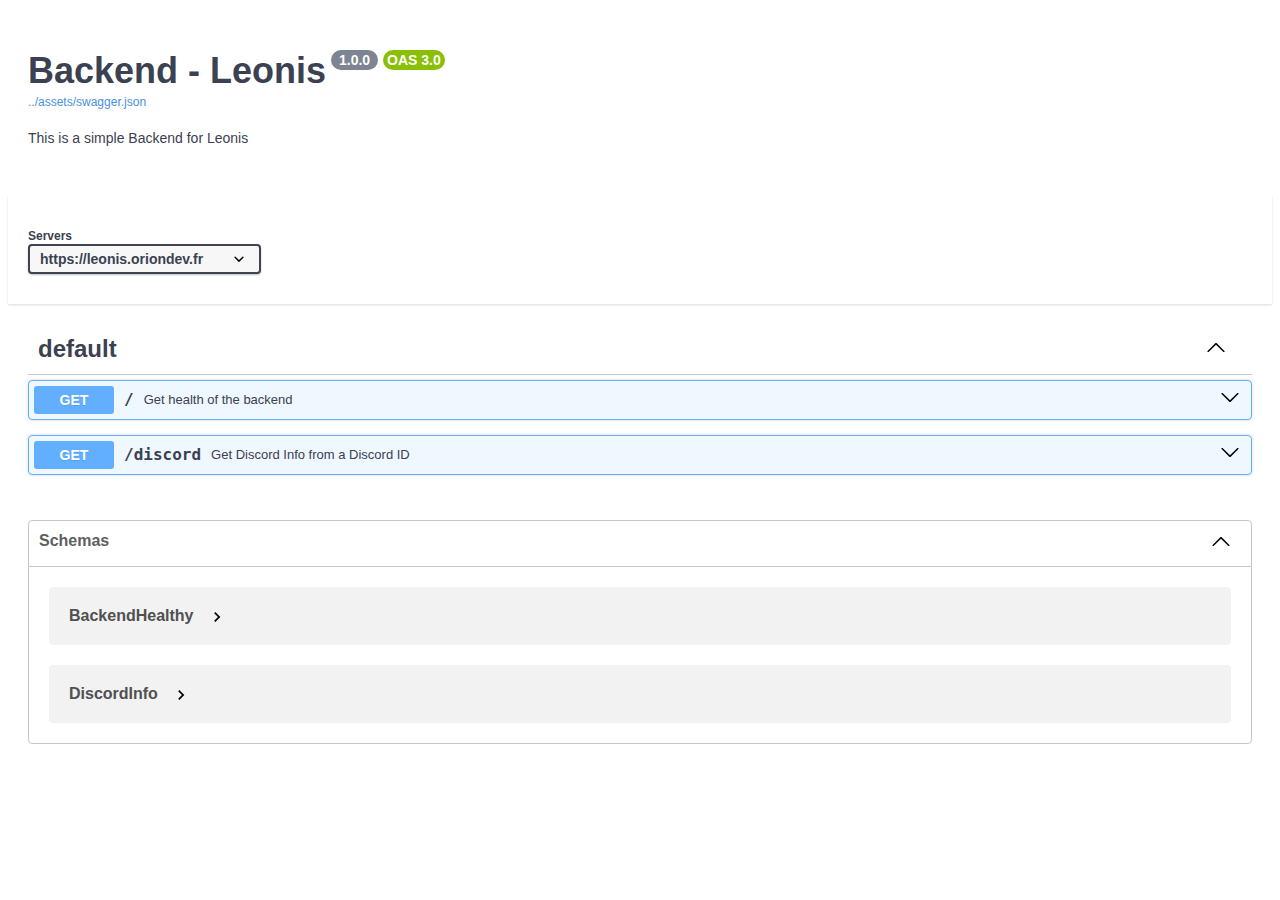
<file: backend/swagger-d8e220a0.html>
<!DOCTYPE html>
<html lang="en">

<head>
  <meta charset="UTF-8">
  <title>Swagger UI</title>
  <link rel="stylesheet" type="text/css" href="../assets/stylesheets/swagger-ui.css" />
  <link rel="stylesheet" type="text/css" id="slate-css" media="none" href="../assets/stylesheets/swagger-ui-dark.css" />
  
</head>

<body style="overflow:hidden;background: ;">
  <div id="swagger-ui"></div>
  <script src="../assets/javascripts/swagger-ui-bundle.js" charset="UTF-8"> </script>
  <script src="../assets/javascripts/swagger-ui-standalone-preset.js" charset="UTF-8"> </script>
  <script>
    window.onload = function () {
      window.ui = SwaggerUIBundle({
        dom_id: "#swagger-ui",
        onComplete: onComplete,
        presets: [
          SwaggerUIBundle.presets.apis,
          SwaggerUIStandalonePreset
        ],
        
        url: "../assets/swagger.json",
        
        
        "oauth2RedirectUrl": new URL("../assets/swagger-ui/oauth2-redirect.html",window.location.href).href,
        
        "validatorUrl": "none",
        
    "docExpansion": "list",
    "filter": false,
    "tryItOutEnabled": false,
    "supportedSubmitMethods": [
        "get",
        "put",
        "post",
        "delete",
        "options",
        "head",
        "patch",
        "trace"
    ],
    "validatorUrl": "none",
    "extra_css": [],
    "dark_scheme_name": "slate",
    "syntaxHighlight.theme": "agate"

      })

      

      const scheme = parent.scheme
      if (scheme === "slate") {
          enable_dark_mode();
      }
    }

    enable_dark_mode = function(){
      document.getElementById("slate-css").media = ""
    }

    disable_dark_mode = function(){
      document.getElementById("slate-css").media = "none"
    }

    const resize_ob = new ResizeObserver(function(entries) {
      parent.update_swagger_ui_iframe_height("d8e220a0");
    });

    // start observing for resizing
    resize_ob.observe(document.querySelector("body"));

    // authorize modal position
    var modal_top = 0;

    const mutation_ob = new MutationObserver(function (mutations) {
      if(mutations && mutations[0].addedNodes && mutations[0].addedNodes.length > 0){
        update_modal_top()
      }
    });

    onComplete = function(){
      // start observing for auth-wrapper after Swagger UI loaded
      const div = document.querySelector("div.auth-wrapper");
      if(div){
        mutation_ob.observe(div, {
          childList: true,
        });
      }
    }

    update_top_val = function(top){
      modal_top = top
      update_modal_top()
    }

    update_modal_top = function(){
      let modal_list = document.getElementsByClassName('modal-ux')
      if(modal_list.length > 0){
        let modal = modal_list.item(0)
        const modal_height = modal.offsetHeight
        const padding = 60
        min = parseInt(modal_height/2 + padding)
        max = document.body.scrollHeight - min + padding
        if (modal_top < min) {
          modal.style.top = `${min}px`
        } else if (modal_top > max) {
          modal.style.top = `${max}px`
        } else {
          modal.style.top = `${modal_top}px`
        }
      }
    }
  </script>
</body>

</html>
</file>
<file: extra.css>
:root {
    --md-admonition-icon--npm: url('data:image/svg+xml;charset=utf-8,<svg version="1.1" xmlns="http://www.w3.org/2000/svg" width="430" height="512"><path d="M71.609 112.569v286.649h143.432v-215.040h71.608v215.040h71.608v-286.649h-286.649zM430.080 40.96v430.080h-430.080v-430.080h430.080z"></path></svg>');
}

.md-typeset .admonition.npm,
.md-typeset details.npm {
    border-color: rgb(204, 53, 52);
}
.md-typeset .npm > .admonition-title,
.md-typeset .npm > summary {
    background-color: rgba(204, 53, 52, 0.1);
}
.md-typeset .npm > .admonition-title::before,
.md-typeset .npm > summary::before {
    background-color: rgb(204, 53, 52);
    -webkit-mask-image: var(--md-admonition-icon--npm);
    mask-image: var(--md-admonition-icon--npm);
}
</file>
<file: assets/stylesheets/swagger-ui-dark.css>
a { color: #8c8cfa; }

::-webkit-scrollbar-track-piece { background-color: rgba(255, 255, 255, .2) !important; }

::-webkit-scrollbar-track { background-color: rgba(255, 255, 255, .3) !important; }

::-webkit-scrollbar-thumb { background-color: rgba(255, 255, 255, .5) !important; }

embed[type="application/pdf"] { filter: invert(90%); }

html {
    background: #1e2129 !important;
    box-sizing: border-box;
    filter: contrast(100%) brightness(100%) saturate(100%);
    overflow-y: scroll;
}

body {
    background: #1e2129;
    background-color: #1e2129;
    background-image: none !important;
}

button, input, select, textarea {
    background-color: #1e2129;
    color: #bfbfbf;
}

font, html { color: #bfbfbf; }

.swagger-ui, .swagger-ui section h3 { color: rgb(233, 235, 252); }

.swagger-ui a { background-color: transparent; }

.swagger-ui mark {
    background-color: #664b00;
    color: #bfbfbf;
}

.swagger-ui legend { color: inherit; }

.swagger-ui .debug * { outline: #e6da99 solid 1px; }

.swagger-ui .debug-white * { outline: #fff solid 1px; }

.swagger-ui .debug-black * { outline: #bfbfbf solid 1px; }

.swagger-ui .debug-grid { background: url([data-uri]) 0 0; }

.swagger-ui .debug-grid-16 { background: url([data-uri]) 0 0; }

.swagger-ui .debug-grid-8-solid { background: url([data-uri]) 0 0 #1e2129; }

.swagger-ui .debug-grid-16-solid { background: url([data-uri]) 0 0 #1e2129; }

.swagger-ui .b--black { border-color: #000; }

.swagger-ui .b--near-black { border-color: #121212; }

.swagger-ui .b--dark-gray { border-color: #333; }

.swagger-ui .b--mid-gray { border-color: #545454; }

.swagger-ui .b--gray { border-color: #787878; }

.swagger-ui .b--silver { border-color: #999; }

.swagger-ui .b--light-silver { border-color: #6e6e6e; }

.swagger-ui .b--moon-gray { border-color: #4d4d4d; }

.swagger-ui .b--light-gray { border-color: #2b2b2b; }

.swagger-ui .b--near-white { border-color: #242424; }

.swagger-ui .b--white { border-color: #1e2129; }

.swagger-ui .b--white-90 { border-color: rgba(46, 48, 62, .9); }

.swagger-ui .b--white-80 { border-color: rgba(46, 48, 62, .8); }

.swagger-ui .b--white-70 { border-color: rgba(46, 48, 62, .7); }

.swagger-ui .b--white-60 { border-color: rgba(46, 48, 62, .6); }

.swagger-ui .b--white-50 { border-color: rgba(46, 48, 62, .5); }

.swagger-ui .b--white-40 { border-color: rgba(46, 48, 62, .4); }

.swagger-ui .b--white-30 { border-color: rgba(46, 48, 62, .3); }

.swagger-ui .b--white-20 { border-color: rgba(46, 48, 62, .2); }

.swagger-ui .b--white-10 { border-color: rgba(46, 48, 62, .1); }

.swagger-ui .b--white-05 { border-color: rgba(46, 48, 62, .05); }

.swagger-ui .b--white-025 { border-color: rgba(46, 48, 62, .024); }

.swagger-ui .b--white-0125 { border-color: rgba(46, 48, 62, .01); }

.swagger-ui .b--black-90 { border-color: rgba(0, 0, 0, .9); }

.swagger-ui .b--black-80 { border-color: rgba(0, 0, 0, .8); }

.swagger-ui .b--black-70 { border-color: rgba(0, 0, 0, .7); }

.swagger-ui .b--black-60 { border-color: rgba(0, 0, 0, .6); }

.swagger-ui .b--black-50 { border-color: rgba(0, 0, 0, .5); }

.swagger-ui .b--black-40 { border-color: rgba(0, 0, 0, .4); }

.swagger-ui .b--black-30 { border-color: rgba(0, 0, 0, .3); }

.swagger-ui .b--black-20 { border-color: rgba(0, 0, 0, .2); }

.swagger-ui .b--black-10 { border-color: rgba(0, 0, 0, .1); }

.swagger-ui .b--black-05 { border-color: rgba(0, 0, 0, .05); }

.swagger-ui .b--black-025 { border-color: rgba(0, 0, 0, .024); }

.swagger-ui .b--black-0125 { border-color: rgba(0, 0, 0, .01); }

.swagger-ui .b--dark-red { border-color: #bc2f36; }

.swagger-ui .b--red { border-color: #c83932; }

.swagger-ui .b--light-red { border-color: #ab3c2b; }

.swagger-ui .b--orange { border-color: #cc6e33; }

.swagger-ui .b--purple { border-color: #5e2ca5; }

.swagger-ui .b--light-purple { border-color: #672caf; }

.swagger-ui .b--dark-pink { border-color: #ab2b81; }

.swagger-ui .b--hot-pink { border-color: #c03086; }

.swagger-ui .b--pink { border-color: #8f2464; }

.swagger-ui .b--light-pink { border-color: #721d4d; }

.swagger-ui .b--dark-green { border-color: #1c6e50; }

.swagger-ui .b--green { border-color: #279b70; }

.swagger-ui .b--light-green { border-color: #228762; }

.swagger-ui .b--navy { border-color: #0d1d35; }

.swagger-ui .b--dark-blue { border-color: #20497e; }

.swagger-ui .b--blue { border-color: #4380d0; }

.swagger-ui .b--light-blue { border-color: #20517e; }

.swagger-ui .b--lightest-blue { border-color: #143a52; }

.swagger-ui .b--washed-blue { border-color: #0c312d; }

.swagger-ui .b--washed-green { border-color: #0f3d2c; }

.swagger-ui .b--washed-red { border-color: #411010; }

.swagger-ui .b--transparent { border-color: transparent; }

.swagger-ui .b--gold, .swagger-ui .b--light-yellow, .swagger-ui .b--washed-yellow, .swagger-ui .b--yellow { border-color: #664b00; }

.swagger-ui .shadow-1 { box-shadow: rgba(0, 0, 0, .2) 0 0 4px 2px; }

.swagger-ui .shadow-2 { box-shadow: rgba(0, 0, 0, .2) 0 0 8px 2px; }

.swagger-ui .shadow-3 { box-shadow: rgba(0, 0, 0, .2) 2px 2px 4px 2px; }

.swagger-ui .shadow-4 { box-shadow: rgba(0, 0, 0, .2) 2px 2px 8px 0; }

.swagger-ui .shadow-5 { box-shadow: rgba(0, 0, 0, .2) 4px 4px 8px 0; }

@media screen and (min-width: 30em) {
    .swagger-ui .shadow-1-ns { box-shadow: rgba(0, 0, 0, .2) 0 0 4px 2px; }

    .swagger-ui .shadow-2-ns { box-shadow: rgba(0, 0, 0, .2) 0 0 8px 2px; }

    .swagger-ui .shadow-3-ns { box-shadow: rgba(0, 0, 0, .2) 2px 2px 4px 2px; }

    .swagger-ui .shadow-4-ns { box-shadow: rgba(0, 0, 0, .2) 2px 2px 8px 0; }

    .swagger-ui .shadow-5-ns { box-shadow: rgba(0, 0, 0, .2) 4px 4px 8px 0; }
}

@media screen and (max-width: 60em) and (min-width: 30em) {
    .swagger-ui .shadow-1-m { box-shadow: rgba(0, 0, 0, .2) 0 0 4px 2px; }

    .swagger-ui .shadow-2-m { box-shadow: rgba(0, 0, 0, .2) 0 0 8px 2px; }

    .swagger-ui .shadow-3-m { box-shadow: rgba(0, 0, 0, .2) 2px 2px 4px 2px; }

    .swagger-ui .shadow-4-m { box-shadow: rgba(0, 0, 0, .2) 2px 2px 8px 0; }

    .swagger-ui .shadow-5-m { box-shadow: rgba(0, 0, 0, .2) 4px 4px 8px 0; }
}

@media screen and (min-width: 60em) {
    .swagger-ui .shadow-1-l { box-shadow: rgba(0, 0, 0, .2) 0 0 4px 2px; }

    .swagger-ui .shadow-2-l { box-shadow: rgba(0, 0, 0, .2) 0 0 8px 2px; }

    .swagger-ui .shadow-3-l { box-shadow: rgba(0, 0, 0, .2) 2px 2px 4px 2px; }

    .swagger-ui .shadow-4-l { box-shadow: rgba(0, 0, 0, .2) 2px 2px 8px 0; }

    .swagger-ui .shadow-5-l { box-shadow: rgba(0, 0, 0, .2) 4px 4px 8px 0; }
}

.swagger-ui .black-05 { color: rgba(191, 191, 191, .05); }

.swagger-ui .bg-black-05 { background-color: rgba(0, 0, 0, .05); }

.swagger-ui .black-90, .swagger-ui .hover-black-90:focus, .swagger-ui .hover-black-90:hover { color: rgba(191, 191, 191, .9); }

.swagger-ui .black-80, .swagger-ui .hover-black-80:focus, .swagger-ui .hover-black-80:hover { color: rgba(191, 191, 191, .8); }

.swagger-ui .black-70, .swagger-ui .hover-black-70:focus, .swagger-ui .hover-black-70:hover { color: rgba(191, 191, 191, .7); }

.swagger-ui .black-60, .swagger-ui .hover-black-60:focus, .swagger-ui .hover-black-60:hover { color: rgba(191, 191, 191, .6); }

.swagger-ui .black-50, .swagger-ui .hover-black-50:focus, .swagger-ui .hover-black-50:hover { color: rgba(191, 191, 191, .5); }

.swagger-ui .black-40, .swagger-ui .hover-black-40:focus, .swagger-ui .hover-black-40:hover { color: rgba(191, 191, 191, .4); }

.swagger-ui .black-30, .swagger-ui .hover-black-30:focus, .swagger-ui .hover-black-30:hover { color: rgba(191, 191, 191, .3); }

.swagger-ui .black-20, .swagger-ui .hover-black-20:focus, .swagger-ui .hover-black-20:hover { color: rgba(191, 191, 191, .2); }

.swagger-ui .black-10, .swagger-ui .hover-black-10:focus, .swagger-ui .hover-black-10:hover { color: rgba(191, 191, 191, .1); }

.swagger-ui .hover-white-90:focus, .swagger-ui .hover-white-90:hover, .swagger-ui .white-90 { color: rgba(255, 255, 255, .9); }

.swagger-ui .hover-white-80:focus, .swagger-ui .hover-white-80:hover, .swagger-ui .white-80 { color: rgba(255, 255, 255, .8); }

.swagger-ui .hover-white-70:focus, .swagger-ui .hover-white-70:hover, .swagger-ui .white-70 { color: rgba(255, 255, 255, .7); }

.swagger-ui .hover-white-60:focus, .swagger-ui .hover-white-60:hover, .swagger-ui .white-60 { color: rgba(255, 255, 255, .6); }

.swagger-ui .hover-white-50:focus, .swagger-ui .hover-white-50:hover, .swagger-ui .white-50 { color: rgba(255, 255, 255, .5); }

.swagger-ui .hover-white-40:focus, .swagger-ui .hover-white-40:hover, .swagger-ui .white-40 { color: rgba(255, 255, 255, .4); }

.swagger-ui .hover-white-30:focus, .swagger-ui .hover-white-30:hover, .swagger-ui .white-30 { color: rgba(255, 255, 255, .3); }

.swagger-ui .hover-white-20:focus, .swagger-ui .hover-white-20:hover, .swagger-ui .white-20 { color: rgba(255, 255, 255, .2); }

.swagger-ui .hover-white-10:focus, .swagger-ui .hover-white-10:hover, .swagger-ui .white-10 { color: rgba(255, 255, 255, .1); }

.swagger-ui .hover-moon-gray:focus, .swagger-ui .hover-moon-gray:hover, .swagger-ui .moon-gray { color: #ccc; }

.swagger-ui .hover-light-gray:focus, .swagger-ui .hover-light-gray:hover, .swagger-ui .light-gray { color: #ededed; }

.swagger-ui .hover-near-white:focus, .swagger-ui .hover-near-white:hover, .swagger-ui .near-white { color: #f5f5f5; }

.swagger-ui .dark-red, .swagger-ui .hover-dark-red:focus, .swagger-ui .hover-dark-red:hover { color: #e6999d; }

.swagger-ui .hover-red:focus, .swagger-ui .hover-red:hover, .swagger-ui .red { color: #e69d99; }

.swagger-ui .hover-light-red:focus, .swagger-ui .hover-light-red:hover, .swagger-ui .light-red { color: #e6a399; }

.swagger-ui .hover-orange:focus, .swagger-ui .hover-orange:hover, .swagger-ui .orange { color: #e6b699; }

.swagger-ui .gold, .swagger-ui .hover-gold:focus, .swagger-ui .hover-gold:hover { color: #e6d099; }

.swagger-ui .hover-yellow:focus, .swagger-ui .hover-yellow:hover, .swagger-ui .yellow { color: #e6da99; }

.swagger-ui .hover-light-yellow:focus, .swagger-ui .hover-light-yellow:hover, .swagger-ui .light-yellow { color: #ede6b6; }

.swagger-ui .hover-purple:focus, .swagger-ui .hover-purple:hover, .swagger-ui .purple { color: #b99ae4; }

.swagger-ui .hover-light-purple:focus, .swagger-ui .hover-light-purple:hover, .swagger-ui .light-purple { color: #bb99e6; }

.swagger-ui .dark-pink, .swagger-ui .hover-dark-pink:focus, .swagger-ui .hover-dark-pink:hover { color: #e699cc; }

.swagger-ui .hot-pink, .swagger-ui .hover-hot-pink:focus, .swagger-ui .hover-hot-pink:hover, .swagger-ui .hover-pink:focus, .swagger-ui .hover-pink:hover, .swagger-ui .pink { color: #e699c7; }

.swagger-ui .hover-light-pink:focus, .swagger-ui .hover-light-pink:hover, .swagger-ui .light-pink { color: #edb6d5; }

.swagger-ui .dark-green, .swagger-ui .green, .swagger-ui .hover-dark-green:focus, .swagger-ui .hover-dark-green:hover, .swagger-ui .hover-green:focus, .swagger-ui .hover-green:hover { color: #99e6c9; }

.swagger-ui .hover-light-green:focus, .swagger-ui .hover-light-green:hover, .swagger-ui .light-green { color: #a1e8ce; }

.swagger-ui .hover-navy:focus, .swagger-ui .hover-navy:hover, .swagger-ui .navy { color: #99b8e6; }

.swagger-ui .blue, .swagger-ui .dark-blue, .swagger-ui .hover-blue:focus, .swagger-ui .hover-blue:hover, .swagger-ui .hover-dark-blue:focus, .swagger-ui .hover-dark-blue:hover { color: #99bae6; }

.swagger-ui .hover-light-blue:focus, .swagger-ui .hover-light-blue:hover, .swagger-ui .light-blue { color: #a9cbea; }

.swagger-ui .hover-lightest-blue:focus, .swagger-ui .hover-lightest-blue:hover, .swagger-ui .lightest-blue { color: #d6e9f5; }

.swagger-ui .hover-washed-blue:focus, .swagger-ui .hover-washed-blue:hover, .swagger-ui .washed-blue { color: #f7fdfc; }

.swagger-ui .hover-washed-green:focus, .swagger-ui .hover-washed-green:hover, .swagger-ui .washed-green { color: #ebfaf4; }

.swagger-ui .hover-washed-yellow:focus, .swagger-ui .hover-washed-yellow:hover, .swagger-ui .washed-yellow { color: #fbf9ef; }

.swagger-ui .hover-washed-red:focus, .swagger-ui .hover-washed-red:hover, .swagger-ui .washed-red { color: #f9e7e7; }

.swagger-ui .color-inherit, .swagger-ui .hover-inherit:focus, .swagger-ui .hover-inherit:hover { color: inherit; }

.swagger-ui .bg-black-90, .swagger-ui .hover-bg-black-90:focus, .swagger-ui .hover-bg-black-90:hover { background-color: rgba(0, 0, 0, .9); }

.swagger-ui .bg-black-80, .swagger-ui .hover-bg-black-80:focus, .swagger-ui .hover-bg-black-80:hover { background-color: rgba(0, 0, 0, .8); }

.swagger-ui .bg-black-70, .swagger-ui .hover-bg-black-70:focus, .swagger-ui .hover-bg-black-70:hover { background-color: rgba(0, 0, 0, .7); }

.swagger-ui .bg-black-60, .swagger-ui .hover-bg-black-60:focus, .swagger-ui .hover-bg-black-60:hover { background-color: rgba(0, 0, 0, .6); }

.swagger-ui .bg-black-50, .swagger-ui .hover-bg-black-50:focus, .swagger-ui .hover-bg-black-50:hover { background-color: rgba(0, 0, 0, .5); }

.swagger-ui .bg-black-40, .swagger-ui .hover-bg-black-40:focus, .swagger-ui .hover-bg-black-40:hover { background-color: rgba(0, 0, 0, .4); }

.swagger-ui .bg-black-30, .swagger-ui .hover-bg-black-30:focus, .swagger-ui .hover-bg-black-30:hover { background-color: rgba(0, 0, 0, .3); }

.swagger-ui .bg-black-20, .swagger-ui .hover-bg-black-20:focus, .swagger-ui .hover-bg-black-20:hover { background-color: rgba(0, 0, 0, .2); }

.swagger-ui .bg-white-90, .swagger-ui .hover-bg-white-90:focus, .swagger-ui .hover-bg-white-90:hover { background-color: rgba(46, 48, 62, .9); }

.swagger-ui .bg-white-80, .swagger-ui .hover-bg-white-80:focus, .swagger-ui .hover-bg-white-80:hover { background-color: rgba(46, 48, 62, .8); }

.swagger-ui .bg-white-70, .swagger-ui .hover-bg-white-70:focus, .swagger-ui .hover-bg-white-70:hover { background-color: rgba(46, 48, 62, .7); }

.swagger-ui .bg-white-60, .swagger-ui .hover-bg-white-60:focus, .swagger-ui .hover-bg-white-60:hover { background-color: rgba(46, 48, 62, .6); }

.swagger-ui .bg-white-50, .swagger-ui .hover-bg-white-50:focus, .swagger-ui .hover-bg-white-50:hover { background-color: rgba(46, 48, 62, .5); }

.swagger-ui .bg-white-40, .swagger-ui .hover-bg-white-40:focus, .swagger-ui .hover-bg-white-40:hover { background-color: rgba(46, 48, 62, .4); }

.swagger-ui .bg-white-30, .swagger-ui .hover-bg-white-30:focus, .swagger-ui .hover-bg-white-30:hover { background-color: rgba(46, 48, 62, .3); }

.swagger-ui .bg-white-20, .swagger-ui .hover-bg-white-20:focus, .swagger-ui .hover-bg-white-20:hover { background-color: rgba(46, 48, 62, .2); }

.swagger-ui .bg-black, .swagger-ui .hover-bg-black:focus, .swagger-ui .hover-bg-black:hover { background-color: #000; }

.swagger-ui .bg-near-black, .swagger-ui .hover-bg-near-black:focus, .swagger-ui .hover-bg-near-black:hover { background-color: #121212; }

.swagger-ui .bg-dark-gray, .swagger-ui .hover-bg-dark-gray:focus, .swagger-ui .hover-bg-dark-gray:hover { background-color: #333; }

.swagger-ui .bg-mid-gray, .swagger-ui .hover-bg-mid-gray:focus, .swagger-ui .hover-bg-mid-gray:hover { background-color: #545454; }

.swagger-ui .bg-gray, .swagger-ui .hover-bg-gray:focus, .swagger-ui .hover-bg-gray:hover { background-color: #787878; }

.swagger-ui .bg-silver, .swagger-ui .hover-bg-silver:focus, .swagger-ui .hover-bg-silver:hover { background-color: #999; }

.swagger-ui .bg-white, .swagger-ui .hover-bg-white:focus, .swagger-ui .hover-bg-white:hover { background-color: #1e2129; }

.swagger-ui .bg-transparent, .swagger-ui .hover-bg-transparent:focus, .swagger-ui .hover-bg-transparent:hover { background-color: transparent; }

.swagger-ui .bg-dark-red, .swagger-ui .hover-bg-dark-red:focus, .swagger-ui .hover-bg-dark-red:hover { background-color: #bc2f36; }

.swagger-ui .bg-red, .swagger-ui .hover-bg-red:focus, .swagger-ui .hover-bg-red:hover { background-color: #c83932; }

.swagger-ui .bg-light-red, .swagger-ui .hover-bg-light-red:focus, .swagger-ui .hover-bg-light-red:hover { background-color: #ab3c2b; }

.swagger-ui .bg-orange, .swagger-ui .hover-bg-orange:focus, .swagger-ui .hover-bg-orange:hover { background-color: #cc6e33; }

.swagger-ui .bg-gold, .swagger-ui .bg-light-yellow, .swagger-ui .bg-washed-yellow, .swagger-ui .bg-yellow, .swagger-ui .hover-bg-gold:focus, .swagger-ui .hover-bg-gold:hover, .swagger-ui .hover-bg-light-yellow:focus, .swagger-ui .hover-bg-light-yellow:hover, .swagger-ui .hover-bg-washed-yellow:focus, .swagger-ui .hover-bg-washed-yellow:hover, .swagger-ui .hover-bg-yellow:focus, .swagger-ui .hover-bg-yellow:hover { background-color: #664b00; }

.swagger-ui .bg-purple, .swagger-ui .hover-bg-purple:focus, .swagger-ui .hover-bg-purple:hover { background-color: #5e2ca5; }

.swagger-ui .bg-light-purple, .swagger-ui .hover-bg-light-purple:focus, .swagger-ui .hover-bg-light-purple:hover { background-color: #672caf; }

.swagger-ui .bg-dark-pink, .swagger-ui .hover-bg-dark-pink:focus, .swagger-ui .hover-bg-dark-pink:hover { background-color: #ab2b81; }

.swagger-ui .bg-hot-pink, .swagger-ui .hover-bg-hot-pink:focus, .swagger-ui .hover-bg-hot-pink:hover { background-color: #c03086; }

.swagger-ui .bg-pink, .swagger-ui .hover-bg-pink:focus, .swagger-ui .hover-bg-pink:hover { background-color: #8f2464; }

.swagger-ui .bg-light-pink, .swagger-ui .hover-bg-light-pink:focus, .swagger-ui .hover-bg-light-pink:hover { background-color: #721d4d; }

.swagger-ui .bg-dark-green, .swagger-ui .hover-bg-dark-green:focus, .swagger-ui .hover-bg-dark-green:hover { background-color: #1c6e50; }

.swagger-ui .bg-green, .swagger-ui .hover-bg-green:focus, .swagger-ui .hover-bg-green:hover { background-color: #279b70; }

.swagger-ui .bg-light-green, .swagger-ui .hover-bg-light-green:focus, .swagger-ui .hover-bg-light-green:hover { background-color: #228762; }

.swagger-ui .bg-navy, .swagger-ui .hover-bg-navy:focus, .swagger-ui .hover-bg-navy:hover { background-color: #0d1d35; }

.swagger-ui .bg-dark-blue, .swagger-ui .hover-bg-dark-blue:focus, .swagger-ui .hover-bg-dark-blue:hover { background-color: #20497e; }

.swagger-ui .bg-blue, .swagger-ui .hover-bg-blue:focus, .swagger-ui .hover-bg-blue:hover { background-color: #4380d0; }

.swagger-ui .bg-light-blue, .swagger-ui .hover-bg-light-blue:focus, .swagger-ui .hover-bg-light-blue:hover { background-color: #20517e; }

.swagger-ui .bg-lightest-blue, .swagger-ui .hover-bg-lightest-blue:focus, .swagger-ui .hover-bg-lightest-blue:hover { background-color: #143a52; }

.swagger-ui .bg-washed-blue, .swagger-ui .hover-bg-washed-blue:focus, .swagger-ui .hover-bg-washed-blue:hover { background-color: #0c312d; }

.swagger-ui .bg-washed-green, .swagger-ui .hover-bg-washed-green:focus, .swagger-ui .hover-bg-washed-green:hover { background-color: #0f3d2c; }

.swagger-ui .bg-washed-red, .swagger-ui .hover-bg-washed-red:focus, .swagger-ui .hover-bg-washed-red:hover { background-color: #411010; }

.swagger-ui .bg-inherit, .swagger-ui .hover-bg-inherit:focus, .swagger-ui .hover-bg-inherit:hover { background-color: inherit; }

.swagger-ui .shadow-hover { transition: all .5s cubic-bezier(.165, .84, .44, 1) 0s; }

.swagger-ui .shadow-hover::after {
    border-radius: inherit;
    box-shadow: rgba(0, 0, 0, .2) 0 0 16px 2px;
    content: "";
    height: 100%;
    left: 0;
    opacity: 0;
    position: absolute;
    top: 0;
    transition: opacity .5s cubic-bezier(.165, .84, .44, 1) 0s;
    width: 100%;
    z-index: -1;
}

.swagger-ui .bg-animate, .swagger-ui .bg-animate:focus, .swagger-ui .bg-animate:hover { transition: background-color .15s ease-in-out 0s; }

.swagger-ui .nested-links a {
    color: #99bae6;
    transition: color .15s ease-in 0s;
}

.swagger-ui .nested-links a:focus, .swagger-ui .nested-links a:hover {
    color: #a9cbea;
    transition: color .15s ease-in 0s;
}

.swagger-ui .opblock-tag {
    border-bottom: 1px solid rgba(58, 64, 80, .3);
    color: rgb(233, 235, 252);
    transition: all .2s ease 0s;
}

.swagger-ui .opblock-tag svg, .swagger-ui section.models h4 svg { transition: all .4s ease 0s; }

.swagger-ui .opblock {
    border: 1px solid #000;
    border-radius: 4px;
    box-shadow: rgba(0, 0, 0, .19) 0 0 3px;
    margin: 0 0 15px;
}

.swagger-ui .opblock .tab-header .tab-item.active h4 span::after { background: gray; }

.swagger-ui .opblock.is-open .opblock-summary { border-bottom: 1px solid #000; }

.swagger-ui .opblock .opblock-section-header {
    background: rgba(46, 48, 62, .8);
    box-shadow: rgba(0, 0, 0, .1) 0 1px 2px;
}

.swagger-ui .opblock .opblock-section-header > label > span { padding: 0 10px 0 0; }

.swagger-ui .opblock .opblock-summary-method {
    background: #000;
    color: #fff;
    text-shadow: rgba(0, 0, 0, .1) 0 1px 0;
}

.swagger-ui .opblock.opblock-post {
    background: rgba(72, 203, 144, .1);
    border-color: #48cb90;
}

.swagger-ui .opblock.opblock-post .opblock-summary-method, .swagger-ui .opblock.opblock-post .tab-header .tab-item.active h4 span::after { background: #48cb90; }

.swagger-ui .opblock.opblock-post .opblock-summary { border-color: #48cb90; }

.swagger-ui .opblock.opblock-put {
    background: rgba(213, 157, 88, .1);
    border-color: #d59d58;
}

.swagger-ui .opblock.opblock-put .opblock-summary-method, .swagger-ui .opblock.opblock-put .tab-header .tab-item.active h4 span::after { background: #d59d58; }

.swagger-ui .opblock.opblock-put .opblock-summary { border-color: #d59d58; }

.swagger-ui .opblock.opblock-delete {
    background: rgba(200, 50, 50, .1);
    border-color: #c83232;
}

.swagger-ui .opblock.opblock-delete .opblock-summary-method, .swagger-ui .opblock.opblock-delete .tab-header .tab-item.active h4 span::after { background: #c83232; }

.swagger-ui .opblock.opblock-delete .opblock-summary { border-color: #c83232; }

.swagger-ui .opblock.opblock-get {
    background: rgba(42, 105, 167, .1);
    border-color: #2a69a7;
}

.swagger-ui .opblock.opblock-get .opblock-summary-method, .swagger-ui .opblock.opblock-get .tab-header .tab-item.active h4 span::after { background: #2a69a7; }

.swagger-ui .opblock.opblock-get .opblock-summary { border-color: #2a69a7; }

.swagger-ui .opblock.opblock-patch {
    background: rgba(92, 214, 188, .1);
    border-color: #5cd6bc;
}

.swagger-ui .opblock.opblock-patch .opblock-summary-method, .swagger-ui .opblock.opblock-patch .tab-header .tab-item.active h4 span::after { background: #5cd6bc; }

.swagger-ui .opblock.opblock-patch .opblock-summary { border-color: #5cd6bc; }

.swagger-ui .opblock.opblock-head {
    background: rgba(140, 63, 207, .1);
    border-color: #8c3fcf;
}

.swagger-ui .opblock.opblock-head .opblock-summary-method, .swagger-ui .opblock.opblock-head .tab-header .tab-item.active h4 span::after { background: #8c3fcf; }

.swagger-ui .opblock.opblock-head .opblock-summary { border-color: #8c3fcf; }

.swagger-ui .opblock.opblock-options {
    background: rgba(36, 89, 143, .1);
    border-color: #24598f;
}

.swagger-ui .opblock.opblock-options .opblock-summary-method, .swagger-ui .opblock.opblock-options .tab-header .tab-item.active h4 span::after { background: #24598f; }

.swagger-ui .opblock.opblock-options .opblock-summary { border-color: #24598f; }

.swagger-ui .opblock.opblock-deprecated {
    background: rgba(46, 46, 46, .1);
    border-color: rgb(58, 64, 80);
    opacity: .6;
}

.swagger-ui .opblock.opblock-deprecated .opblock-summary-method, .swagger-ui .opblock.opblock-deprecated .tab-header .tab-item.active h4 span::after { background: #2e2e2e; }

.swagger-ui .opblock.opblock-deprecated .opblock-summary { border-color: #2e2e2e; }

.swagger-ui .filter .operation-filter-input { border: 2px solid rgb(58, 64, 80); }

.swagger-ui .tab li:first-of-type::after { background: rgba(0, 0, 0, .2); }

.swagger-ui .download-contents {
    background: #7c8192;
    color: #fff;
}

.swagger-ui .scheme-container {
    background: #1e2129;
    box-shadow: rgba(0, 0, 0, .15) 0 1px 2px 0;
    border: rgb(33, 34, 44, 0.5) 0.1rem solid;
    /* box-shadow: rgb(0 0 0 / 20%) 0px 4.4px 11px 0px, rgb(0 0 0 / 10%) 0px 0px 1.1px 0px; */
}

.swagger-ui .loading-container .loading::before {
    animation: 1s linear 0s infinite normal none running rotation, .5s ease 0s 1 normal none running opacity;
    border-color: rgba(0, 0, 0, .6) rgba(84, 84, 84, .1) rgba(84, 84, 84, .1);
}

.swagger-ui .response-control-media-type--accept-controller select { border-color: #196619; }

.swagger-ui .response-control-media-type__accept-message { color: #99e699; }

.swagger-ui .version-pragma__message code { background-color: #3b3b3b; }

.swagger-ui .btn {
    background: 0 0;
    border: 2px solid gray;
    box-shadow: rgba(0, 0, 0, .1) 0 1px 2px;
    color: rgb(233, 235, 252);
}

.swagger-ui .btn:hover { box-shadow: rgba(0, 0, 0, .3) 0 0 5px; }

.swagger-ui .btn.authorize, .swagger-ui .btn.cancel {
    background-color: transparent;
    border-color: #a72a2a;
    color: #e69999;
}

.swagger-ui .btn.authorize {
    border-color: #48cb90;
    color: #9ce3c3;
}

.swagger-ui .btn.authorize svg { fill: #9ce3c3; }

.swagger-ui .authorization__btn svg { fill: rgb(233, 235, 252); }

.swagger-ui .btn.execute {
    background-color: #5892d5;
    border-color: #5892d5;
    color: #fff;
}

.swagger-ui .copy-to-clipboard { background: #7c8192; }

.swagger-ui .copy-to-clipboard button { background: url("data:image/svg+xml;charset=utf-8,<svg xmlns=\"http://www.w3.org/2000/svg\" width=\"16\" height=\"16\" aria-hidden=\"true\"><path fill=\"%23fff\" fill-rule=\"evenodd\" d=\"M2 13h4v1H2v-1zm5-6H2v1h5V7zm2 3V8l-3 3 3 3v-2h5v-2H9zM4.5 9H2v1h2.5V9zM2 12h2.5v-1H2v1zm9 1h1v2c-.02.28-.11.52-.3.7-.19.18-.42.28-.7.3H1c-.55 0-1-.45-1-1V4c0-.55.45-1 1-1h3c0-1.11.89-2 2-2 1.11 0 2 .89 2 2h3c.55 0 1 .45 1 1v5h-1V6H1v9h10v-2zM2 5h8c0-.55-.45-1-1-1H8c-.55 0-1-.45-1-1s-.45-1-1-1-1 .45-1 1-.45 1-1 1H3c-.55 0-1 .45-1 1z\"/></svg>") 50% center no-repeat; }

.swagger-ui select {
    background: url("data:image/svg+xml;charset=utf-8,<svg xmlns=\"http://www.w3.org/2000/svg\" viewBox=\"0 0 20 20\"><path d=\"M13.418 7.859a.695.695 0 01.978 0 .68.68 0 010 .969l-3.908 3.83a.697.697 0 01-.979 0l-3.908-3.83a.68.68 0 010-.969.695.695 0 01.978 0L10 11l3.418-3.141z\"/></svg>") right 10px center/20px no-repeat #212121;
    background: url([data-uri]) right 10px center/20px no-repeat #1e2129;
    border: 2px solid #41444e;
}

.swagger-ui select[multiple] { background: #212121; }

.swagger-ui button.invalid, .swagger-ui input[type=email].invalid, .swagger-ui input[type=file].invalid, .swagger-ui input[type=password].invalid, .swagger-ui input[type=search].invalid, .swagger-ui input[type=text].invalid, .swagger-ui select.invalid, .swagger-ui textarea.invalid {
    background: #390e0e;
    border-color: #c83232;
}

.swagger-ui input[type=email], .swagger-ui input[type=file], .swagger-ui input[type=password], .swagger-ui input[type=search], .swagger-ui input[type=text], .swagger-ui textarea {
    background: #1e2129;
    border: 1px solid #404040;
}

.swagger-ui textarea {
    background: rgba(46, 48, 62, .8);
    color: rgb(233, 235, 252);
}

.swagger-ui input[disabled], .swagger-ui select[disabled] {
    background-color: #1e2129;
    color: #bfbfbf;
}

.swagger-ui textarea[disabled] {
    background-color: #41444e;
    color: #fff;
}

.swagger-ui select[disabled] { border-color: #878787; }

.swagger-ui textarea:focus { border: 2px solid #2a69a7; }

.swagger-ui .checkbox input[type=checkbox] + label > .item {
    background: #303030;
    box-shadow: #303030 0 0 0 2px;
}

.swagger-ui .checkbox input[type=checkbox]:checked + label > .item { background: url("data:image/svg+xml;charset=utf-8,<svg width=\"10\" height=\"8\" viewBox=\"3 7 10 8\" xmlns=\"http://www.w3.org/2000/svg\"><path fill=\"%2341474E\" fill-rule=\"evenodd\" d=\"M6.333 15L3 11.667l1.333-1.334 2 2L11.667 7 13 8.333z\"/></svg>") 50% center no-repeat rgb(233, 235, 252); }

.swagger-ui .dialog-ux .backdrop-ux { background: rgba(0, 0, 0, .8); }

.swagger-ui .dialog-ux .modal-ux {
    background: #1e2129;
    border: 1px solid #2e2e2e;
    box-shadow: rgba(0, 0, 0, .2) 0 10px 30px 0;
}

.swagger-ui .dialog-ux .modal-ux-header .close-modal { background: 0 0; }

.swagger-ui .model .deprecated span, .swagger-ui .model .deprecated td { color: #bfbfbf !important; }

.swagger-ui .model-toggle::after { background: url("data:image/svg+xml;charset=utf-8,<svg xmlns=\"http://www.w3.org/2000/svg\" width=\"24\" height=\"24\"><path d=\"M10 6L8.59 7.41 13.17 12l-4.58 4.59L10 18l6-6z\"/></svg>") 50% center/100% no-repeat; }

.swagger-ui .model-hint {
    background: rgba(0, 0, 0, .7);
    color: #ebebeb;
}

.swagger-ui section.models { border: 2px solid rgb(58, 64, 80); }

.swagger-ui section.models.is-open h4 { border-bottom: 2px solid rgb(58, 64, 80); }

.swagger-ui section.models .model-container { background: rgba(0, 0, 0, .05); }

.swagger-ui section.models .model-container:hover { background: rgba(0, 0, 0, .07); }

.swagger-ui .model-box { background: rgba(0, 0, 0, .1); }

.swagger-ui .prop-type { color: #aaaad4; }

.swagger-ui table thead tr td, .swagger-ui table thead tr th {
    border-bottom: 1px solid rgba(58, 64, 80, .2);
    color: rgb(233, 235, 252);
}

.swagger-ui .parameter__name.required::after { color: rgba(230, 153, 153, .6); }

.swagger-ui .topbar .download-url-wrapper .select-label { color: #f0f0f0; }

.swagger-ui .topbar .download-url-wrapper .download-url-button {
    background: #63a040;
    color: #fff;
}

.swagger-ui .info .title small { background: #7c8492; }

.swagger-ui .info .title small.version-stamp { background-color: #7a9b27; }

.swagger-ui .auth-container .errors {
    background-color: #350d0d;
    color: rgb(233, 235, 252);
}

.swagger-ui .errors-wrapper {
    background: rgba(200, 50, 50, .1);
    border: 2px solid #c83232;
}

.swagger-ui .markdown code, .swagger-ui .renderedmarkdown code {
    background: rgba(0, 0, 0, .05);
    color: #c299e6;
}

.swagger-ui .model-toggle:after { background: url([data-uri]) 50% no-repeat; }

.swagger-ui .expand-operation svg, .swagger-ui section.models h4 svg, .swagger-ui .opblock-summary-control svg { fill: #fff; }

::-webkit-scrollbar-track { background-color: #646464 !important; }

::-webkit-scrollbar-thumb {
    background-color: #242424 !important;
    border: 2px solid #1e2129 !important;
}

::-webkit-scrollbar-button:vertical:start:decrement {
    background: linear-gradient(130deg, #696969 40%, rgba(255, 0, 0, 0) 41%), linear-gradient(230deg, #696969 40%, transparent 41%), linear-gradient(0deg, #696969 40%, transparent 31%);
    background-color: #b6b6b6;
}

::-webkit-scrollbar-button:vertical:end:increment {
    background: linear-gradient(310deg, #696969 40%, transparent 41%), linear-gradient(50deg, #696969 40%, transparent 41%), linear-gradient(180deg, #696969 40%, transparent 31%);
    background-color: #b6b6b6;
}

::-webkit-scrollbar-button:horizontal:end:increment {
    background: linear-gradient(210deg, #696969 40%, transparent 41%), linear-gradient(330deg, #696969 40%, transparent 41%), linear-gradient(90deg, #696969 30%, transparent 31%);
    background-color: #b6b6b6;
}

::-webkit-scrollbar-button:horizontal:start:decrement {
    background: linear-gradient(30deg, #696969 40%, transparent 41%), linear-gradient(150deg, #696969 40%, transparent 41%), linear-gradient(270deg, #696969 30%, transparent 31%);
    background-color: #b6b6b6;
}

::-webkit-scrollbar-button, ::-webkit-scrollbar-track-piece { background-color: #1e2129 !important; }

.swagger-ui .black, .swagger-ui .checkbox, .swagger-ui .dark-gray, .swagger-ui .download-url-wrapper .loading, .swagger-ui .errors-wrapper .errors small, .swagger-ui .fallback, .swagger-ui .filter .loading, .swagger-ui .gray, .swagger-ui .hover-black:focus, .swagger-ui .hover-black:hover, .swagger-ui .hover-dark-gray:focus, .swagger-ui .hover-dark-gray:hover, .swagger-ui .hover-gray:focus, .swagger-ui .hover-gray:hover, .swagger-ui .hover-light-silver:focus, .swagger-ui .hover-light-silver:hover, .swagger-ui .hover-mid-gray:focus, .swagger-ui .hover-mid-gray:hover, .swagger-ui .hover-near-black:focus, .swagger-ui .hover-near-black:hover, .swagger-ui .hover-silver:focus, .swagger-ui .hover-silver:hover, .swagger-ui .light-silver, .swagger-ui .markdown pre, .swagger-ui .mid-gray, .swagger-ui .model .property, .swagger-ui .model .property.primitive, .swagger-ui .model-title, .swagger-ui .near-black, .swagger-ui .parameter__extension, .swagger-ui .parameter__in, .swagger-ui .prop-format, .swagger-ui .renderedmarkdown pre, .swagger-ui .response-col_links .response-undocumented, .swagger-ui .response-col_status .response-undocumented, .swagger-ui .silver, .swagger-ui section.models h4, .swagger-ui section.models h5, .swagger-ui span.token-not-formatted, .swagger-ui span.token-string, .swagger-ui table.headers .header-example, .swagger-ui table.model tr.description, .swagger-ui table.model tr.extension { color: #bfbfbf; }

.swagger-ui .hover-white:focus, .swagger-ui .hover-white:hover, .swagger-ui .info .title small pre, .swagger-ui .topbar a, .swagger-ui .white { color: #fff; }

.swagger-ui .bg-black-10, .swagger-ui .hover-bg-black-10:focus, .swagger-ui .hover-bg-black-10:hover, .swagger-ui .stripe-dark:nth-child(2n + 1) { background-color: rgba(0, 0, 0, .1); }

.swagger-ui .bg-white-10, .swagger-ui .hover-bg-white-10:focus, .swagger-ui .hover-bg-white-10:hover, .swagger-ui .stripe-light:nth-child(2n + 1) { background-color: rgba(46, 48, 62, .1); }

.swagger-ui .bg-light-silver, .swagger-ui .hover-bg-light-silver:focus, .swagger-ui .hover-bg-light-silver:hover, .swagger-ui .striped--light-silver:nth-child(2n + 1) { background-color: #6e6e6e; }

.swagger-ui .bg-moon-gray, .swagger-ui .hover-bg-moon-gray:focus, .swagger-ui .hover-bg-moon-gray:hover, .swagger-ui .striped--moon-gray:nth-child(2n + 1) { background-color: #4d4d4d; }

.swagger-ui .bg-light-gray, .swagger-ui .hover-bg-light-gray:focus, .swagger-ui .hover-bg-light-gray:hover, .swagger-ui .striped--light-gray:nth-child(2n + 1) { background-color: #2b2b2b; }

.swagger-ui .bg-near-white, .swagger-ui .hover-bg-near-white:focus, .swagger-ui .hover-bg-near-white:hover, .swagger-ui .striped--near-white:nth-child(2n + 1) { background-color: #242424; }

.swagger-ui .opblock-tag:hover, .swagger-ui section.models h4:hover { background: rgba(0, 0, 0, .02); }

.swagger-ui .checkbox p, .swagger-ui .dialog-ux .modal-ux-content h4, .swagger-ui .dialog-ux .modal-ux-content p, .swagger-ui .dialog-ux .modal-ux-header h3, .swagger-ui .errors-wrapper .errors h4, .swagger-ui .errors-wrapper hgroup h4, .swagger-ui .info .base-url, .swagger-ui .info .title, .swagger-ui .info h1, .swagger-ui .info h2, .swagger-ui .info h3, .swagger-ui .info h4, .swagger-ui .info h5, .swagger-ui .info li, .swagger-ui .info p, .swagger-ui .info table, .swagger-ui .loading-container .loading::after, .swagger-ui .model, .swagger-ui .opblock .opblock-section-header h4, .swagger-ui .opblock .opblock-section-header > label, .swagger-ui .opblock .opblock-summary-description, .swagger-ui .opblock .opblock-summary-operation-id, .swagger-ui .opblock .opblock-summary-path, .swagger-ui .opblock .opblock-summary-path__deprecated, .swagger-ui .opblock-description-wrapper, .swagger-ui .opblock-description-wrapper h4, .swagger-ui .opblock-description-wrapper p, .swagger-ui .opblock-external-docs-wrapper, .swagger-ui .opblock-external-docs-wrapper h4, .swagger-ui .opblock-external-docs-wrapper p, .swagger-ui .opblock-tag small, .swagger-ui .opblock-title_normal, .swagger-ui .opblock-title_normal h4, .swagger-ui .opblock-title_normal p, .swagger-ui .parameter__name, .swagger-ui .parameter__type, .swagger-ui .response-col_links, .swagger-ui .response-col_status, .swagger-ui .responses-inner h4, .swagger-ui .responses-inner h5, .swagger-ui .scheme-container .schemes > label, .swagger-ui .scopes h2, .swagger-ui .servers > label, .swagger-ui .tab li, .swagger-ui label, .swagger-ui select, .swagger-ui table.headers td { color: rgb(233, 235, 252); }

.swagger-ui .download-url-wrapper .failed, .swagger-ui .filter .failed, .swagger-ui .model-deprecated-warning, .swagger-ui .parameter__deprecated, .swagger-ui .parameter__name.required span, .swagger-ui table.model tr.property-row .star { color: #e69999; }

.swagger-ui .opblock-body pre.microlight, .swagger-ui textarea.curl {
    background: #41444e;
    border-radius: 4px;
    color: #fff;
}

.swagger-ui .expand-methods svg, .swagger-ui .expand-methods:hover svg { fill: #bfbfbf; }

.swagger-ui .auth-container, .swagger-ui .dialog-ux .modal-ux-header { border-bottom: 1px solid #2e2e2e; }

.swagger-ui .topbar .download-url-wrapper .select-label select, .swagger-ui .topbar .download-url-wrapper input[type=text] { border: 2px solid #63a040; }

.swagger-ui .info a, .swagger-ui .info a:hover, .swagger-ui .scopes h2 a { color: #99bde6; }

/* Dark Scrollbar */
::-webkit-scrollbar {
    width: 14px;
    height: 14px;
}

::-webkit-scrollbar-button {
    background-color: #1e2129 !important;
}

::-webkit-scrollbar-track {
    background-color: #646464 !important;
}

::-webkit-scrollbar-track-piece {
    background-color: #1e2129 !important;
}

::-webkit-scrollbar-thumb {
    height: 50px;
    background-color: #242424 !important;
    border: 2px solid #1e2129 !important;
}

::-webkit-scrollbar-corner {}

::-webkit-resizer {}

::-webkit-scrollbar-button:vertical:start:decrement {
    background:
        linear-gradient(130deg, #696969 40%, rgba(255, 0, 0, 0) 41%),
        linear-gradient(230deg, #696969 40%, rgba(0, 0, 0, 0) 41%),
        linear-gradient(0deg, #696969 40%, rgba(0, 0, 0, 0) 31%);
    background-color: #b6b6b6;
}

::-webkit-scrollbar-button:vertical:end:increment {
    background:
        linear-gradient(310deg, #696969 40%, rgba(0, 0, 0, 0) 41%),
        linear-gradient(50deg, #696969 40%, rgba(0, 0, 0, 0) 41%),
        linear-gradient(180deg, #696969 40%, rgba(0, 0, 0, 0) 31%);
    background-color: #b6b6b6;
}

::-webkit-scrollbar-button:horizontal:end:increment {
    background:
        linear-gradient(210deg, #696969 40%, rgba(0, 0, 0, 0) 41%),
        linear-gradient(330deg, #696969 40%, rgba(0, 0, 0, 0) 41%),
        linear-gradient(90deg, #696969 30%, rgba(0, 0, 0, 0) 31%);
    background-color: #b6b6b6;
}

::-webkit-scrollbar-button:horizontal:start:decrement {
    background:
        linear-gradient(30deg, #696969 40%, rgba(0, 0, 0, 0) 41%),
        linear-gradient(150deg, #696969 40%, rgba(0, 0, 0, 0) 41%),
        linear-gradient(270deg, #696969 30%, rgba(0, 0, 0, 0) 31%);
    background-color: #b6b6b6;
}
</file>
<file: assets/stylesheets/main.7e359304.min.css>
@charset "UTF-8";html{-webkit-text-size-adjust:none;-moz-text-size-adjust:none;text-size-adjust:none;box-sizing:border-box}*,:after,:before{box-sizing:inherit}@media (prefers-reduced-motion){*,:after,:before{transition:none!important}}body{margin:0}a,button,input,label{-webkit-tap-highlight-color:transparent}a{color:inherit;text-decoration:none}hr{border:0;box-sizing:initial;display:block;height:.05rem;overflow:visible;padding:0}small{font-size:80%}sub,sup{line-height:1em}img{border-style:none}table{border-collapse:initial;border-spacing:0}td,th{font-weight:400;vertical-align:top}button{background:#0000;border:0;font-family:inherit;font-size:inherit;margin:0;padding:0}input{border:0;outline:none}:root{--md-primary-fg-color:#4051b5;--md-primary-fg-color--light:#5d6cc0;--md-primary-fg-color--dark:#303fa1;--md-primary-bg-color:#fff;--md-primary-bg-color--light:#ffffffb3;--md-accent-fg-color:#526cfe;--md-accent-fg-color--transparent:#526cfe1a;--md-accent-bg-color:#fff;--md-accent-bg-color--light:#ffffffb3}[data-md-color-scheme=default]{color-scheme:light}[data-md-color-scheme=default] img[src$="#gh-dark-mode-only"],[data-md-color-scheme=default] img[src$="#only-dark"]{display:none}:root,[data-md-color-scheme=default]{--md-hue:225deg;--md-default-fg-color:#000000de;--md-default-fg-color--light:#0000008a;--md-default-fg-color--lighter:#00000052;--md-default-fg-color--lightest:#00000012;--md-default-bg-color:#fff;--md-default-bg-color--light:#ffffffb3;--md-default-bg-color--lighter:#ffffff4d;--md-default-bg-color--lightest:#ffffff1f;--md-code-fg-color:#36464e;--md-code-bg-color:#f5f5f5;--md-code-hl-color:#4287ff;--md-code-hl-color--light:#4287ff1a;--md-code-hl-number-color:#d52a2a;--md-code-hl-special-color:#db1457;--md-code-hl-function-color:#a846b9;--md-code-hl-constant-color:#6e59d9;--md-code-hl-keyword-color:#3f6ec6;--md-code-hl-string-color:#1c7d4d;--md-code-hl-name-color:var(--md-code-fg-color);--md-code-hl-operator-color:var(--md-default-fg-color--light);--md-code-hl-punctuation-color:var(--md-default-fg-color--light);--md-code-hl-comment-color:var(--md-default-fg-color--light);--md-code-hl-generic-color:var(--md-default-fg-color--light);--md-code-hl-variable-color:var(--md-default-fg-color--light);--md-typeset-color:var(--md-default-fg-color);--md-typeset-a-color:var(--md-primary-fg-color);--md-typeset-del-color:#f5503d26;--md-typeset-ins-color:#0bd57026;--md-typeset-kbd-color:#fafafa;--md-typeset-kbd-accent-color:#fff;--md-typeset-kbd-border-color:#b8b8b8;--md-typeset-mark-color:#ffff0080;--md-typeset-table-color:#0000001f;--md-typeset-table-color--light:rgba(0,0,0,.035);--md-admonition-fg-color:var(--md-default-fg-color);--md-admonition-bg-color:var(--md-default-bg-color);--md-warning-fg-color:#000000de;--md-warning-bg-color:#ff9;--md-footer-fg-color:#fff;--md-footer-fg-color--light:#ffffffb3;--md-footer-fg-color--lighter:#ffffff73;--md-footer-bg-color:#000000de;--md-footer-bg-color--dark:#00000052;--md-shadow-z1:0 0.2rem 0.5rem #0000000d,0 0 0.05rem #0000001a;--md-shadow-z2:0 0.2rem 0.5rem #0000001a,0 0 0.05rem #00000040;--md-shadow-z3:0 0.2rem 0.5rem #0003,0 0 0.05rem #00000059}.md-icon svg{fill:currentcolor;display:block;height:1.2rem;width:1.2rem}body{-webkit-font-smoothing:antialiased;-moz-osx-font-smoothing:grayscale;--md-text-font-family:var(--md-text-font,_),-apple-system,BlinkMacSystemFont,Helvetica,Arial,sans-serif;--md-code-font-family:var(--md-code-font,_),SFMono-Regular,Consolas,Menlo,monospace}aside,body,input{font-feature-settings:"kern","liga";color:var(--md-typeset-color);font-family:var(--md-text-font-family)}code,kbd,pre{font-feature-settings:"kern";font-family:var(--md-code-font-family)}:root{--md-typeset-table-sort-icon:url('data:image/svg+xml;charset=utf-8,<svg xmlns="http://www.w3.org/2000/svg" viewBox="0 0 24 24"><path d="m18 21-4-4h3V7h-3l4-4 4 4h-3v10h3M2 19v-2h10v2M2 13v-2h7v2M2 7V5h4v2H2Z"/></svg>');--md-typeset-table-sort-icon--asc:url('data:image/svg+xml;charset=utf-8,<svg xmlns="http://www.w3.org/2000/svg" viewBox="0 0 24 24"><path d="M19 17h3l-4 4-4-4h3V3h2M2 17h10v2H2M6 5v2H2V5m0 6h7v2H2v-2Z"/></svg>');--md-typeset-table-sort-icon--desc:url('data:image/svg+xml;charset=utf-8,<svg xmlns="http://www.w3.org/2000/svg" viewBox="0 0 24 24"><path d="M19 7h3l-4-4-4 4h3v14h2M2 17h10v2H2M6 5v2H2V5m0 6h7v2H2v-2Z"/></svg>')}.md-typeset{-webkit-print-color-adjust:exact;color-adjust:exact;font-size:.8rem;line-height:1.6}@media print{.md-typeset{font-size:.68rem}}.md-typeset blockquote,.md-typeset dl,.md-typeset figure,.md-typeset ol,.md-typeset pre,.md-typeset ul{margin-bottom:1em;margin-top:1em}.md-typeset h1{color:var(--md-default-fg-color--light);font-size:2em;line-height:1.3;margin:0 0 1.25em}.md-typeset h1,.md-typeset h2{font-weight:300;letter-spacing:-.01em}.md-typeset h2{font-size:1.5625em;line-height:1.4;margin:1.6em 0 .64em}.md-typeset h3{font-size:1.25em;font-weight:400;letter-spacing:-.01em;line-height:1.5;margin:1.6em 0 .8em}.md-typeset h2+h3{margin-top:.8em}.md-typeset h4{font-weight:700;letter-spacing:-.01em;margin:1em 0}.md-typeset h5,.md-typeset h6{color:var(--md-default-fg-color--light);font-size:.8em;font-weight:700;letter-spacing:-.01em;margin:1.25em 0}.md-typeset h5{text-transform:uppercase}.md-typeset hr{border-bottom:.05rem solid var(--md-default-fg-color--lightest);display:flow-root;margin:1.5em 0}.md-typeset a{color:var(--md-typeset-a-color);word-break:break-word}.md-typeset a,.md-typeset a:before{transition:color 125ms}.md-typeset a:focus,.md-typeset a:hover{color:var(--md-accent-fg-color)}.md-typeset a:focus code,.md-typeset a:hover code{background-color:var(--md-accent-fg-color--transparent)}.md-typeset a code{color:currentcolor;transition:background-color 125ms}.md-typeset a.focus-visible{outline-color:var(--md-accent-fg-color);outline-offset:.2rem}.md-typeset code,.md-typeset kbd,.md-typeset pre{color:var(--md-code-fg-color);direction:ltr;font-variant-ligatures:none}@media print{.md-typeset code,.md-typeset kbd,.md-typeset pre{white-space:pre-wrap}}.md-typeset code{background-color:var(--md-code-bg-color);border-radius:.1rem;-webkit-box-decoration-break:clone;box-decoration-break:clone;font-size:.85em;padding:0 .2941176471em;word-break:break-word}.md-typeset code:not(.focus-visible){-webkit-tap-highlight-color:transparent;outline:none}.md-typeset pre{display:flow-root;line-height:1.4;position:relative}.md-typeset pre>code{-webkit-box-decoration-break:slice;box-decoration-break:slice;box-shadow:none;display:block;margin:0;outline-color:var(--md-accent-fg-color);overflow:auto;padding:.7720588235em 1.1764705882em;scrollbar-color:var(--md-default-fg-color--lighter) #0000;scrollbar-width:thin;touch-action:auto;word-break:normal}.md-typeset pre>code:hover{scrollbar-color:var(--md-accent-fg-color) #0000}.md-typeset pre>code::-webkit-scrollbar{height:.2rem;width:.2rem}.md-typeset pre>code::-webkit-scrollbar-thumb{background-color:var(--md-default-fg-color--lighter)}.md-typeset pre>code::-webkit-scrollbar-thumb:hover{background-color:var(--md-accent-fg-color)}.md-typeset kbd{background-color:var(--md-typeset-kbd-color);border-radius:.1rem;box-shadow:0 .1rem 0 .05rem var(--md-typeset-kbd-border-color),0 .1rem 0 var(--md-typeset-kbd-border-color),0 -.1rem .2rem var(--md-typeset-kbd-accent-color) inset;color:var(--md-default-fg-color);display:inline-block;font-size:.75em;padding:0 .6666666667em;vertical-align:text-top;word-break:break-word}.md-typeset mark{background-color:var(--md-typeset-mark-color);-webkit-box-decoration-break:clone;box-decoration-break:clone;color:inherit;word-break:break-word}.md-typeset abbr{border-bottom:.05rem dotted var(--md-default-fg-color--light);cursor:help;text-decoration:none}.md-typeset small{opacity:.75}[dir=ltr] .md-typeset sub,[dir=ltr] .md-typeset sup{margin-left:.078125em}[dir=rtl] .md-typeset sub,[dir=rtl] .md-typeset sup{margin-right:.078125em}[dir=ltr] .md-typeset blockquote{padding-left:.6rem}[dir=rtl] .md-typeset blockquote{padding-right:.6rem}[dir=ltr] .md-typeset blockquote{border-left:.2rem solid var(--md-default-fg-color--lighter)}[dir=rtl] .md-typeset blockquote{border-right:.2rem solid var(--md-default-fg-color--lighter)}.md-typeset blockquote{color:var(--md-default-fg-color--light);margin-left:0;margin-right:0}.md-typeset ul{list-style-type:disc}[dir=ltr] .md-typeset ol,[dir=ltr] .md-typeset ul{margin-left:.625em}[dir=rtl] .md-typeset ol,[dir=rtl] .md-typeset ul{margin-right:.625em}.md-typeset ol,.md-typeset ul{padding:0}.md-typeset ol:not([hidden]),.md-typeset ul:not([hidden]){display:flow-root}.md-typeset ol ol,.md-typeset ul ol{list-style-type:lower-alpha}.md-typeset ol ol ol,.md-typeset ul ol ol{list-style-type:lower-roman}[dir=ltr] .md-typeset ol li,[dir=ltr] .md-typeset ul li{margin-left:1.25em}[dir=rtl] .md-typeset ol li,[dir=rtl] .md-typeset ul li{margin-right:1.25em}.md-typeset ol li,.md-typeset ul li{margin-bottom:.5em}.md-typeset ol li blockquote,.md-typeset ol li p,.md-typeset ul li blockquote,.md-typeset ul li p{margin:.5em 0}.md-typeset ol li:last-child,.md-typeset ul li:last-child{margin-bottom:0}[dir=ltr] .md-typeset ol li ol,[dir=ltr] .md-typeset ol li ul,[dir=ltr] .md-typeset ul li ol,[dir=ltr] .md-typeset ul li ul{margin-left:.625em}[dir=rtl] .md-typeset ol li ol,[dir=rtl] .md-typeset ol li ul,[dir=rtl] .md-typeset ul li ol,[dir=rtl] .md-typeset ul li ul{margin-right:.625em}.md-typeset ol li ol,.md-typeset ol li ul,.md-typeset ul li ol,.md-typeset ul li ul{margin-bottom:.5em;margin-top:.5em}[dir=ltr] .md-typeset dd{margin-left:1.875em}[dir=rtl] .md-typeset dd{margin-right:1.875em}.md-typeset dd{margin-bottom:1.5em;margin-top:1em}.md-typeset img,.md-typeset svg,.md-typeset video{height:auto;max-width:100%}.md-typeset img[align=left]{margin:1em 1em 1em 0}.md-typeset img[align=right]{margin:1em 0 1em 1em}.md-typeset img[align]:only-child{margin-top:0}.md-typeset figure{display:flow-root;margin:1em auto;max-width:100%;text-align:center;width:-webkit-fit-content;width:-moz-fit-content;width:fit-content}.md-typeset figure img{display:block;margin:0 auto}.md-typeset figcaption{font-style:italic;margin:1em auto;max-width:24rem}.md-typeset iframe{max-width:100%}.md-typeset table:not([class]){background-color:var(--md-default-bg-color);border:.05rem solid var(--md-typeset-table-color);border-radius:.1rem;display:inline-block;font-size:.64rem;max-width:100%;overflow:auto;touch-action:auto}@media print{.md-typeset table:not([class]){display:table}}.md-typeset table:not([class])+*{margin-top:1.5em}.md-typeset table:not([class]) td>:first-child,.md-typeset table:not([class]) th>:first-child{margin-top:0}.md-typeset table:not([class]) td>:last-child,.md-typeset table:not([class]) th>:last-child{margin-bottom:0}.md-typeset table:not([class]) td:not([align]),.md-typeset table:not([class]) th:not([align]){text-align:left}[dir=rtl] .md-typeset table:not([class]) td:not([align]),[dir=rtl] .md-typeset table:not([class]) th:not([align]){text-align:right}.md-typeset table:not([class]) th{font-weight:700;min-width:5rem;padding:.9375em 1.25em;vertical-align:top}.md-typeset table:not([class]) td{border-top:.05rem solid var(--md-typeset-table-color);padding:.9375em 1.25em;vertical-align:top}.md-typeset table:not([class]) tbody tr{transition:background-color 125ms}.md-typeset table:not([class]) tbody tr:hover{background-color:var(--md-typeset-table-color--light);box-shadow:0 .05rem 0 var(--md-default-bg-color) inset}.md-typeset table:not([class]) a{word-break:normal}.md-typeset table th[role=columnheader]{cursor:pointer}[dir=ltr] .md-typeset table th[role=columnheader]:after{margin-left:.5em}[dir=rtl] .md-typeset table th[role=columnheader]:after{margin-right:.5em}.md-typeset table th[role=columnheader]:after{content:"";display:inline-block;height:1.2em;-webkit-mask-image:var(--md-typeset-table-sort-icon);mask-image:var(--md-typeset-table-sort-icon);-webkit-mask-repeat:no-repeat;mask-repeat:no-repeat;-webkit-mask-size:contain;mask-size:contain;transition:background-color 125ms;vertical-align:text-bottom;width:1.2em}.md-typeset table th[role=columnheader]:hover:after{background-color:var(--md-default-fg-color--lighter)}.md-typeset table th[role=columnheader][aria-sort=ascending]:after{background-color:var(--md-default-fg-color--light);-webkit-mask-image:var(--md-typeset-table-sort-icon--asc);mask-image:var(--md-typeset-table-sort-icon--asc)}.md-typeset table th[role=columnheader][aria-sort=descending]:after{background-color:var(--md-default-fg-color--light);-webkit-mask-image:var(--md-typeset-table-sort-icon--desc);mask-image:var(--md-typeset-table-sort-icon--desc)}.md-typeset__scrollwrap{margin:1em -.8rem;overflow-x:auto;touch-action:auto}.md-typeset__table{display:inline-block;margin-bottom:.5em;padding:0 .8rem}@media print{.md-typeset__table{display:block}}html .md-typeset__table table{display:table;margin:0;overflow:hidden;width:100%}@media screen and (max-width:44.984375em){.md-content__inner>pre{margin:1em -.8rem}.md-content__inner>pre code{border-radius:0}}.md-typeset .md-author{border-radius:100%;display:block;flex-shrink:0;height:1.6rem;overflow:hidden;position:relative;transition:color 125ms,transform 125ms;width:1.6rem}.md-typeset .md-author img{display:block}.md-typeset .md-author--more{background:var(--md-default-fg-color--lightest);color:var(--md-default-fg-color--lighter);font-size:.6rem;font-weight:700;line-height:1.6rem;text-align:center}.md-typeset .md-author--long{height:2.4rem;width:2.4rem}.md-typeset a.md-author{transform:scale(1)}.md-typeset a.md-author img{filter:grayscale(100%) opacity(75%);transition:filter 125ms}.md-typeset a.md-author:focus,.md-typeset a.md-author:hover{transform:scale(1.1);z-index:1}.md-typeset a.md-author:focus img,.md-typeset a.md-author:hover img{filter:grayscale(0)}.md-banner{background-color:var(--md-footer-bg-color);color:var(--md-footer-fg-color);overflow:auto}@media print{.md-banner{display:none}}.md-banner--warning{background-color:var(--md-warning-bg-color);color:var(--md-warning-fg-color)}.md-banner__inner{font-size:.7rem;margin:.6rem auto;padding:0 .8rem}[dir=ltr] .md-banner__button{float:right}[dir=rtl] .md-banner__button{float:left}.md-banner__button{color:inherit;cursor:pointer;transition:opacity .25s}.no-js .md-banner__button{display:none}.md-banner__button:hover{opacity:.7}html{font-size:125%;height:100%;overflow-x:hidden}@media screen and (min-width:100em){html{font-size:137.5%}}@media screen and (min-width:125em){html{font-size:150%}}body{background-color:var(--md-default-bg-color);display:flex;flex-direction:column;font-size:.5rem;min-height:100%;position:relative;width:100%}@media print{body{display:block}}@media screen and (max-width:59.984375em){body[data-md-scrolllock]{position:fixed}}.md-grid{margin-left:auto;margin-right:auto;max-width:61rem}.md-container{display:flex;flex-direction:column;flex-grow:1}@media print{.md-container{display:block}}.md-main{flex-grow:1}.md-main__inner{display:flex;height:100%;margin-top:1.5rem}.md-ellipsis{overflow:hidden;text-overflow:ellipsis}.md-toggle{display:none}.md-option{height:0;opacity:0;position:absolute;width:0}.md-option:checked+label:not([hidden]){display:block}.md-option.focus-visible+label{outline-color:var(--md-accent-fg-color);outline-style:auto}.md-skip{background-color:var(--md-default-fg-color);border-radius:.1rem;color:var(--md-default-bg-color);font-size:.64rem;margin:.5rem;opacity:0;outline-color:var(--md-accent-fg-color);padding:.3rem .5rem;position:fixed;transform:translateY(.4rem);z-index:-1}.md-skip:focus{opacity:1;transform:translateY(0);transition:transform .25s cubic-bezier(.4,0,.2,1),opacity 175ms 75ms;z-index:10}@page{margin:25mm}:root{--md-clipboard-icon:url('data:image/svg+xml;charset=utf-8,<svg xmlns="http://www.w3.org/2000/svg" viewBox="0 0 24 24"><path d="M19 21H8V7h11m0-2H8a2 2 0 0 0-2 2v14a2 2 0 0 0 2 2h11a2 2 0 0 0 2-2V7a2 2 0 0 0-2-2m-3-4H4a2 2 0 0 0-2 2v14h2V3h12V1Z"/></svg>')}.md-clipboard{border-radius:.1rem;color:var(--md-default-fg-color--lightest);cursor:pointer;height:1.5em;outline-color:var(--md-accent-fg-color);outline-offset:.1rem;position:absolute;right:.5em;top:.5em;transition:color .25s;width:1.5em;z-index:1}@media print{.md-clipboard{display:none}}.md-clipboard:not(.focus-visible){-webkit-tap-highlight-color:transparent;outline:none}:hover>.md-clipboard{color:var(--md-default-fg-color--light)}.md-clipboard:focus,.md-clipboard:hover{color:var(--md-accent-fg-color)}.md-clipboard:after{background-color:currentcolor;content:"";display:block;height:1.125em;margin:0 auto;-webkit-mask-image:var(--md-clipboard-icon);mask-image:var(--md-clipboard-icon);-webkit-mask-position:center;mask-position:center;-webkit-mask-repeat:no-repeat;mask-repeat:no-repeat;-webkit-mask-size:contain;mask-size:contain;width:1.125em}.md-clipboard--inline{cursor:pointer}.md-clipboard--inline code{transition:color .25s,background-color .25s}.md-clipboard--inline:focus code,.md-clipboard--inline:hover code{background-color:var(--md-accent-fg-color--transparent);color:var(--md-accent-fg-color)}@keyframes consent{0%{opacity:0;transform:translateY(100%)}to{opacity:1;transform:translateY(0)}}@keyframes overlay{0%{opacity:0}to{opacity:1}}.md-consent__overlay{animation:overlay .25s both;-webkit-backdrop-filter:blur(.1rem);backdrop-filter:blur(.1rem);background-color:#0000008a;height:100%;opacity:1;position:fixed;top:0;width:100%;z-index:5}.md-consent__inner{animation:consent .5s cubic-bezier(.1,.7,.1,1) both;background-color:var(--md-default-bg-color);border:0;border-radius:.1rem;bottom:0;box-shadow:0 0 .2rem #0000001a,0 .2rem .4rem #0003;max-height:100%;overflow:auto;padding:0;position:fixed;width:100%;z-index:5}.md-consent__form{padding:.8rem}.md-consent__settings{display:none;margin:1em 0}input:checked+.md-consent__settings{display:block}.md-consent__controls{margin-bottom:.8rem}.md-typeset .md-consent__controls .md-button{display:inline}@media screen and (max-width:44.984375em){.md-typeset .md-consent__controls .md-button{display:block;margin-top:.4rem;text-align:center;width:100%}}.md-consent label{cursor:pointer}.md-content{flex-grow:1;min-width:0}.md-content__inner{margin:0 .8rem 1.2rem;padding-top:.6rem}@media screen and (min-width:76.25em){[dir=ltr] .md-sidebar--primary:not([hidden])~.md-content>.md-content__inner{margin-left:1.2rem}[dir=ltr] .md-sidebar--secondary:not([hidden])~.md-content>.md-content__inner,[dir=rtl] .md-sidebar--primary:not([hidden])~.md-content>.md-content__inner{margin-right:1.2rem}[dir=rtl] .md-sidebar--secondary:not([hidden])~.md-content>.md-content__inner{margin-left:1.2rem}}.md-content__inner:before{content:"";display:block;height:.4rem}.md-content__inner>:last-child{margin-bottom:0}[dir=ltr] .md-content__button{float:right}[dir=rtl] .md-content__button{float:left}[dir=ltr] .md-content__button{margin-left:.4rem}[dir=rtl] .md-content__button{margin-right:.4rem}.md-content__button{margin:.4rem 0;padding:0}@media print{.md-content__button{display:none}}.md-typeset .md-content__button{color:var(--md-default-fg-color--lighter)}.md-content__button svg{display:inline;vertical-align:top}[dir=rtl] .md-content__button svg{transform:scaleX(-1)}[dir=ltr] .md-dialog{right:.8rem}[dir=rtl] .md-dialog{left:.8rem}.md-dialog{background-color:var(--md-default-fg-color);border-radius:.1rem;bottom:.8rem;box-shadow:var(--md-shadow-z3);min-width:11.1rem;opacity:0;padding:.4rem .6rem;pointer-events:none;position:fixed;transform:translateY(100%);transition:transform 0ms .4s,opacity .4s;z-index:4}@media print{.md-dialog{display:none}}.md-dialog--active{opacity:1;pointer-events:auto;transform:translateY(0);transition:transform .4s cubic-bezier(.075,.85,.175,1),opacity .4s}.md-dialog__inner{color:var(--md-default-bg-color);font-size:.7rem}.md-feedback{margin:2em 0 1em;text-align:center}.md-feedback fieldset{border:none;margin:0;padding:0}.md-feedback__title{font-weight:700;margin:1em auto}.md-feedback__inner{position:relative}.md-feedback__list{display:flex;flex-wrap:wrap;place-content:baseline center;position:relative}.md-feedback__list:hover .md-icon:not(:disabled){color:var(--md-default-fg-color--lighter)}:disabled .md-feedback__list{min-height:1.8rem}.md-feedback__icon{color:var(--md-default-fg-color--light);cursor:pointer;flex-shrink:0;margin:0 .1rem;transition:color 125ms}.md-feedback__icon:not(:disabled).md-icon:hover{color:var(--md-accent-fg-color)}.md-feedback__icon:disabled{color:var(--md-default-fg-color--lightest);pointer-events:none}.md-feedback__note{opacity:0;position:relative;transform:translateY(.4rem);transition:transform .4s cubic-bezier(.1,.7,.1,1),opacity .15s}.md-feedback__note>*{margin:0 auto;max-width:16rem}:disabled .md-feedback__note{opacity:1;transform:translateY(0)}.md-footer{background-color:var(--md-footer-bg-color);color:var(--md-footer-fg-color)}@media print{.md-footer{display:none}}.md-footer__inner{justify-content:space-between;overflow:auto;padding:.2rem}.md-footer__inner:not([hidden]){display:flex}.md-footer__link{align-items:end;display:flex;flex-grow:0.01;margin-bottom:.4rem;margin-top:1rem;max-width:100%;outline-color:var(--md-accent-fg-color);overflow:hidden;transition:opacity .25s}.md-footer__link:focus,.md-footer__link:hover{opacity:.7}[dir=rtl] .md-footer__link svg{transform:scaleX(-1)}@media screen and (max-width:44.984375em){.md-footer__link--prev{flex-shrink:0}.md-footer__link--prev .md-footer__title{display:none}}[dir=ltr] .md-footer__link--next{margin-left:auto}[dir=rtl] .md-footer__link--next{margin-right:auto}.md-footer__link--next{text-align:right}[dir=rtl] .md-footer__link--next{text-align:left}.md-footer__title{flex-grow:1;font-size:.9rem;margin-bottom:.7rem;max-width:calc(100% - 2.4rem);padding:0 1rem;white-space:nowrap}.md-footer__button{margin:.2rem;padding:.4rem}.md-footer__direction{font-size:.64rem;opacity:.7}.md-footer-meta{background-color:var(--md-footer-bg-color--dark)}.md-footer-meta__inner{display:flex;flex-wrap:wrap;justify-content:space-between;padding:.2rem}html .md-footer-meta.md-typeset a{color:var(--md-footer-fg-color--light)}html .md-footer-meta.md-typeset a:focus,html .md-footer-meta.md-typeset a:hover{color:var(--md-footer-fg-color)}.md-copyright{color:var(--md-footer-fg-color--lighter);font-size:.64rem;margin:auto .6rem;padding:.4rem 0;width:100%}@media screen and (min-width:45em){.md-copyright{width:auto}}.md-copyright__highlight{color:var(--md-footer-fg-color--light)}.md-social{display:inline-flex;gap:.2rem;margin:0 .4rem;padding:.2rem 0 .6rem}@media screen and (min-width:45em){.md-social{padding:.6rem 0}}.md-social__link{display:inline-block;height:1.6rem;text-align:center;width:1.6rem}.md-social__link:before{line-height:1.9}.md-social__link svg{fill:currentcolor;max-height:.8rem;vertical-align:-25%}.md-typeset .md-button{border:.1rem solid;border-radius:.1rem;color:var(--md-primary-fg-color);cursor:pointer;display:inline-block;font-weight:700;padding:.625em 2em;transition:color 125ms,background-color 125ms,border-color 125ms}.md-typeset .md-button--primary{background-color:var(--md-primary-fg-color);border-color:var(--md-primary-fg-color);color:var(--md-primary-bg-color)}.md-typeset .md-button:focus,.md-typeset .md-button:hover{background-color:var(--md-accent-fg-color);border-color:var(--md-accent-fg-color);color:var(--md-accent-bg-color)}[dir=ltr] .md-typeset .md-input{border-top-left-radius:.1rem}[dir=ltr] .md-typeset .md-input,[dir=rtl] .md-typeset .md-input{border-top-right-radius:.1rem}[dir=rtl] .md-typeset .md-input{border-top-left-radius:.1rem}.md-typeset .md-input{border-bottom:.1rem solid var(--md-default-fg-color--lighter);box-shadow:var(--md-shadow-z1);font-size:.8rem;height:1.8rem;padding:0 .6rem;transition:border .25s,box-shadow .25s}.md-typeset .md-input:focus,.md-typeset .md-input:hover{border-bottom-color:var(--md-accent-fg-color);box-shadow:var(--md-shadow-z2)}.md-typeset .md-input--stretch{width:100%}.md-header{background-color:var(--md-primary-fg-color);box-shadow:0 0 .2rem #0000,0 .2rem .4rem #0000;color:var(--md-primary-bg-color);display:block;left:0;position:sticky;right:0;top:0;z-index:4}@media print{.md-header{display:none}}.md-header[hidden]{transform:translateY(-100%);transition:transform .25s cubic-bezier(.8,0,.6,1),box-shadow .25s}.md-header--shadow{box-shadow:0 0 .2rem #0000001a,0 .2rem .4rem #0003;transition:transform .25s cubic-bezier(.1,.7,.1,1),box-shadow .25s}.md-header__inner{align-items:center;display:flex;padding:0 .2rem}.md-header__button{color:currentcolor;cursor:pointer;margin:.2rem;outline-color:var(--md-accent-fg-color);padding:.4rem;position:relative;transition:opacity .25s;vertical-align:middle;z-index:1}.md-header__button:hover{opacity:.7}.md-header__button:not([hidden]){display:inline-block}.md-header__button:not(.focus-visible){-webkit-tap-highlight-color:transparent;outline:none}.md-header__button.md-logo{margin:.2rem;padding:.4rem}@media screen and (max-width:76.234375em){.md-header__button.md-logo{display:none}}.md-header__button.md-logo img,.md-header__button.md-logo svg{fill:currentcolor;display:block;height:1.2rem;width:auto}@media screen and (min-width:60em){.md-header__button[for=__search]{display:none}}.no-js .md-header__button[for=__search]{display:none}[dir=rtl] .md-header__button[for=__search] svg{transform:scaleX(-1)}@media screen and (min-width:76.25em){.md-header__button[for=__drawer]{display:none}}.md-header__topic{display:flex;max-width:100%;position:absolute;transition:transform .4s cubic-bezier(.1,.7,.1,1),opacity .15s;white-space:nowrap}.md-header__topic+.md-header__topic{opacity:0;pointer-events:none;transform:translateX(1.25rem);transition:transform .4s cubic-bezier(1,.7,.1,.1),opacity .15s;z-index:-1}[dir=rtl] .md-header__topic+.md-header__topic{transform:translateX(-1.25rem)}.md-header__topic:first-child{font-weight:700}[dir=ltr] .md-header__title{margin-left:1rem;margin-right:.4rem}[dir=rtl] .md-header__title{margin-left:.4rem;margin-right:1rem}.md-header__title{flex-grow:1;font-size:.9rem;height:2.4rem;line-height:2.4rem}.md-header__title--active .md-header__topic{opacity:0;pointer-events:none;transform:translateX(-1.25rem);transition:transform .4s cubic-bezier(1,.7,.1,.1),opacity .15s;z-index:-1}[dir=rtl] .md-header__title--active .md-header__topic{transform:translateX(1.25rem)}.md-header__title--active .md-header__topic+.md-header__topic{opacity:1;pointer-events:auto;transform:translateX(0);transition:transform .4s cubic-bezier(.1,.7,.1,1),opacity .15s;z-index:0}.md-header__title>.md-header__ellipsis{height:100%;position:relative;width:100%}.md-header__option{display:flex;flex-shrink:0;max-width:100%;transition:max-width 0ms .25s,opacity .25s .25s;white-space:nowrap}[data-md-toggle=search]:checked~.md-header .md-header__option{max-width:0;opacity:0;transition:max-width 0ms,opacity 0ms}.md-header__option>input{bottom:0}.md-header__source{display:none}@media screen and (min-width:60em){[dir=ltr] .md-header__source{margin-left:1rem}[dir=rtl] .md-header__source{margin-right:1rem}.md-header__source{display:block;max-width:11.7rem;width:11.7rem}}@media screen and (min-width:76.25em){[dir=ltr] .md-header__source{margin-left:1.4rem}[dir=rtl] .md-header__source{margin-right:1.4rem}}.md-meta{color:var(--md-default-fg-color--light);font-size:.7rem;line-height:1.3}.md-meta__list{display:inline-flex;flex-wrap:wrap;list-style:none;margin:0;padding:0}.md-meta__item:not(:last-child):after{content:"·";margin-left:.2rem;margin-right:.2rem}.md-meta__link{color:var(--md-typeset-a-color)}.md-meta__link:focus,.md-meta__link:hover{color:var(--md-accent-fg-color)}.md-draft{background-color:#ff1744;border-radius:.125em;color:#fff;display:inline-block;font-weight:700;padding-left:.5714285714em;padding-right:.5714285714em}:root{--md-nav-icon--prev:url('data:image/svg+xml;charset=utf-8,<svg xmlns="http://www.w3.org/2000/svg" viewBox="0 0 24 24"><path d="M20 11v2H8l5.5 5.5-1.42 1.42L4.16 12l7.92-7.92L13.5 5.5 8 11h12Z"/></svg>');--md-nav-icon--next:url('data:image/svg+xml;charset=utf-8,<svg xmlns="http://www.w3.org/2000/svg" viewBox="0 0 24 24"><path d="M8.59 16.58 13.17 12 8.59 7.41 10 6l6 6-6 6-1.41-1.42Z"/></svg>');--md-toc-icon:url('data:image/svg+xml;charset=utf-8,<svg xmlns="http://www.w3.org/2000/svg" viewBox="0 0 24 24"><path d="M3 9h14V7H3v2m0 4h14v-2H3v2m0 4h14v-2H3v2m16 0h2v-2h-2v2m0-10v2h2V7h-2m0 6h2v-2h-2v2Z"/></svg>')}.md-nav{font-size:.7rem;line-height:1.3}.md-nav__title{color:var(--md-default-fg-color--light);display:block;font-weight:700;overflow:hidden;padding:0 .6rem;text-overflow:ellipsis}.md-nav__title .md-nav__button{display:none}.md-nav__title .md-nav__button img{height:100%;width:auto}.md-nav__title .md-nav__button.md-logo img,.md-nav__title .md-nav__button.md-logo svg{fill:currentcolor;display:block;height:2.4rem;max-width:100%;object-fit:contain;width:auto}.md-nav__list{list-style:none;margin:0;padding:0}.md-nav__link{align-items:flex-start;display:flex;gap:.4rem;margin-top:.625em;scroll-snap-align:start;transition:color 125ms}.md-nav__link--passed{color:var(--md-default-fg-color--light)}.md-nav__item .md-nav__link--active,.md-nav__item .md-nav__link--active code{color:var(--md-typeset-a-color)}.md-nav__link .md-ellipsis{position:relative}[dir=ltr] .md-nav__link .md-icon:last-child{margin-left:auto}[dir=rtl] .md-nav__link .md-icon:last-child{margin-right:auto}.md-nav__link svg{fill:currentcolor;flex-shrink:0;height:1.3em}.md-nav__link[for]:focus,.md-nav__link[for]:hover,.md-nav__link[href]:focus,.md-nav__link[href]:hover{color:var(--md-accent-fg-color);cursor:pointer}.md-nav__link.focus-visible{outline-color:var(--md-accent-fg-color);outline-offset:.2rem}.md-nav--primary .md-nav__link[for=__toc]{display:none}.md-nav--primary .md-nav__link[for=__toc] .md-icon:after{background-color:currentcolor;display:block;height:100%;-webkit-mask-image:var(--md-toc-icon);mask-image:var(--md-toc-icon);width:100%}.md-nav--primary .md-nav__link[for=__toc]~.md-nav{display:none}.md-nav__container>.md-nav__link{margin-top:0}.md-nav__container>.md-nav__link:first-child{flex-grow:1;min-width:0}.md-nav__icon{flex-shrink:0}.md-nav__source{display:none}@media screen and (max-width:76.234375em){.md-nav--primary,.md-nav--primary .md-nav{background-color:var(--md-default-bg-color);display:flex;flex-direction:column;height:100%;left:0;position:absolute;right:0;top:0;z-index:1}.md-nav--primary .md-nav__item,.md-nav--primary .md-nav__title{font-size:.8rem;line-height:1.5}.md-nav--primary .md-nav__title{background-color:var(--md-default-fg-color--lightest);color:var(--md-default-fg-color--light);cursor:pointer;height:5.6rem;line-height:2.4rem;padding:3rem .8rem .2rem;position:relative;white-space:nowrap}[dir=ltr] .md-nav--primary .md-nav__title .md-nav__icon{left:.4rem}[dir=rtl] .md-nav--primary .md-nav__title .md-nav__icon{right:.4rem}.md-nav--primary .md-nav__title .md-nav__icon{display:block;height:1.2rem;margin:.2rem;position:absolute;top:.4rem;width:1.2rem}.md-nav--primary .md-nav__title .md-nav__icon:after{background-color:currentcolor;content:"";display:block;height:100%;-webkit-mask-image:var(--md-nav-icon--prev);mask-image:var(--md-nav-icon--prev);-webkit-mask-position:center;mask-position:center;-webkit-mask-repeat:no-repeat;mask-repeat:no-repeat;-webkit-mask-size:contain;mask-size:contain;width:100%}.md-nav--primary .md-nav__title~.md-nav__list{background-color:var(--md-default-bg-color);box-shadow:0 .05rem 0 var(--md-default-fg-color--lightest) inset;overflow-y:auto;scroll-snap-type:y mandatory;touch-action:pan-y}.md-nav--primary .md-nav__title~.md-nav__list>:first-child{border-top:0}.md-nav--primary .md-nav__title[for=__drawer]{background-color:var(--md-primary-fg-color);color:var(--md-primary-bg-color);font-weight:700}.md-nav--primary .md-nav__title .md-logo{display:block;left:.2rem;margin:.2rem;padding:.4rem;position:absolute;right:.2rem;top:.2rem}.md-nav--primary .md-nav__list{flex:1}.md-nav--primary .md-nav__item{border-top:.05rem solid var(--md-default-fg-color--lightest)}.md-nav--primary .md-nav__item--active>.md-nav__link{color:var(--md-typeset-a-color)}.md-nav--primary .md-nav__item--active>.md-nav__link:focus,.md-nav--primary .md-nav__item--active>.md-nav__link:hover{color:var(--md-accent-fg-color)}.md-nav--primary .md-nav__link{margin-top:0;padding:.6rem .8rem}.md-nav--primary .md-nav__link svg{margin-top:.1em}.md-nav--primary .md-nav__link>.md-nav__link{padding:0}[dir=ltr] .md-nav--primary .md-nav__link .md-nav__icon{margin-right:-.2rem}[dir=rtl] .md-nav--primary .md-nav__link .md-nav__icon{margin-left:-.2rem}.md-nav--primary .md-nav__link .md-nav__icon{font-size:1.2rem;height:1.2rem;width:1.2rem}.md-nav--primary .md-nav__link .md-nav__icon:after{background-color:currentcolor;content:"";display:block;height:100%;-webkit-mask-image:var(--md-nav-icon--next);mask-image:var(--md-nav-icon--next);-webkit-mask-position:center;mask-position:center;-webkit-mask-repeat:no-repeat;mask-repeat:no-repeat;-webkit-mask-size:contain;mask-size:contain;width:100%}[dir=rtl] .md-nav--primary .md-nav__icon:after{transform:scale(-1)}.md-nav--primary .md-nav--secondary .md-nav{background-color:initial;position:static}[dir=ltr] .md-nav--primary .md-nav--secondary .md-nav .md-nav__link{padding-left:1.4rem}[dir=rtl] .md-nav--primary .md-nav--secondary .md-nav .md-nav__link{padding-right:1.4rem}[dir=ltr] .md-nav--primary .md-nav--secondary .md-nav .md-nav .md-nav__link{padding-left:2rem}[dir=rtl] .md-nav--primary .md-nav--secondary .md-nav .md-nav .md-nav__link{padding-right:2rem}[dir=ltr] .md-nav--primary .md-nav--secondary .md-nav .md-nav .md-nav .md-nav__link{padding-left:2.6rem}[dir=rtl] .md-nav--primary .md-nav--secondary .md-nav .md-nav .md-nav .md-nav__link{padding-right:2.6rem}[dir=ltr] .md-nav--primary .md-nav--secondary .md-nav .md-nav .md-nav .md-nav .md-nav__link{padding-left:3.2rem}[dir=rtl] .md-nav--primary .md-nav--secondary .md-nav .md-nav .md-nav .md-nav .md-nav__link{padding-right:3.2rem}.md-nav--secondary{background-color:initial}.md-nav__toggle~.md-nav{display:flex;opacity:0;transform:translateX(100%);transition:transform .25s cubic-bezier(.8,0,.6,1),opacity 125ms 50ms}[dir=rtl] .md-nav__toggle~.md-nav{transform:translateX(-100%)}.md-nav__toggle:checked~.md-nav{opacity:1;transform:translateX(0);transition:transform .25s cubic-bezier(.4,0,.2,1),opacity 125ms 125ms}.md-nav__toggle:checked~.md-nav>.md-nav__list{-webkit-backface-visibility:hidden;backface-visibility:hidden}}@media screen and (max-width:59.984375em){.md-nav--primary .md-nav__link[for=__toc]{display:flex}.md-nav--primary .md-nav__link[for=__toc] .md-icon:after{content:""}.md-nav--primary .md-nav__link[for=__toc]+.md-nav__link{display:none}.md-nav--primary .md-nav__link[for=__toc]~.md-nav{display:flex}.md-nav__source{background-color:var(--md-primary-fg-color--dark);color:var(--md-primary-bg-color);display:block;padding:0 .2rem}}@media screen and (min-width:60em) and (max-width:76.234375em){.md-nav--integrated .md-nav__link[for=__toc]{display:flex}.md-nav--integrated .md-nav__link[for=__toc] .md-icon:after{content:""}.md-nav--integrated .md-nav__link[for=__toc]+.md-nav__link{display:none}.md-nav--integrated .md-nav__link[for=__toc]~.md-nav{display:flex}}@media screen and (min-width:60em){.md-nav{margin-bottom:-.4rem}.md-nav--secondary .md-nav__title{background:var(--md-default-bg-color);box-shadow:0 0 .4rem .4rem var(--md-default-bg-color);position:sticky;top:0;z-index:1}.md-nav--secondary .md-nav__title[for=__toc]{scroll-snap-align:start}.md-nav--secondary .md-nav__title .md-nav__icon{display:none}[dir=ltr] .md-nav--secondary .md-nav__list{padding-left:.6rem}[dir=rtl] .md-nav--secondary .md-nav__list{padding-right:.6rem}.md-nav--secondary .md-nav__list{padding-bottom:.4rem}[dir=ltr] .md-nav--secondary .md-nav__item>.md-nav__link{margin-right:.4rem}[dir=rtl] .md-nav--secondary .md-nav__item>.md-nav__link{margin-left:.4rem}}@media screen and (min-width:76.25em){.md-nav{margin-bottom:-.4rem;transition:max-height .25s cubic-bezier(.86,0,.07,1)}.md-nav--primary .md-nav__title{background:var(--md-default-bg-color);box-shadow:0 0 .4rem .4rem var(--md-default-bg-color);position:sticky;top:0;z-index:1}.md-nav--primary .md-nav__title[for=__drawer]{scroll-snap-align:start}.md-nav--primary .md-nav__title .md-nav__icon{display:none}[dir=ltr] .md-nav--primary .md-nav__list{padding-left:.6rem}[dir=rtl] .md-nav--primary .md-nav__list{padding-right:.6rem}.md-nav--primary .md-nav__list{padding-bottom:.4rem}[dir=ltr] .md-nav--primary .md-nav__item>.md-nav__link{margin-right:.4rem}[dir=rtl] .md-nav--primary .md-nav__item>.md-nav__link{margin-left:.4rem}.md-nav__toggle~.md-nav{display:grid;grid-template-rows:0fr;opacity:0;transition:grid-template-rows .25s cubic-bezier(.86,0,.07,1),opacity .25s,visibility 0ms .25s;visibility:collapse}.md-nav__toggle~.md-nav>.md-nav__list{overflow:hidden}.md-nav__toggle.md-toggle--indeterminate~.md-nav,.md-nav__toggle:checked~.md-nav{grid-template-rows:1fr;opacity:1;transition:grid-template-rows .25s cubic-bezier(.86,0,.07,1),opacity .15s .1s,visibility 0ms;visibility:visible}.md-nav__toggle.md-toggle--indeterminate~.md-nav{transition:none}.md-nav__item--nested>.md-nav>.md-nav__title{display:none}.md-nav__item--section{display:block;margin:1.25em 0}.md-nav__item--section:last-child{margin-bottom:0}.md-nav__item--section>.md-nav__link{font-weight:700}.md-nav__item--section>.md-nav__link[for]{color:var(--md-default-fg-color--light)}.md-nav__item--section>.md-nav__link:not(.md-nav__container){pointer-events:none}.md-nav__item--section>.md-nav__link .md-icon,.md-nav__item--section>.md-nav__link>[for]{display:none}[dir=ltr] .md-nav__item--section>.md-nav{margin-left:-.6rem}[dir=rtl] .md-nav__item--section>.md-nav{margin-right:-.6rem}.md-nav__item--section>.md-nav{display:block;opacity:1;visibility:visible}.md-nav__item--section>.md-nav>.md-nav__list>.md-nav__item{padding:0}.md-nav__icon{border-radius:100%;height:.9rem;transition:background-color .25s;width:.9rem}.md-nav__icon:hover{background-color:var(--md-accent-fg-color--transparent)}.md-nav__icon:after{background-color:currentcolor;border-radius:100%;content:"";display:inline-block;height:100%;-webkit-mask-image:var(--md-nav-icon--next);mask-image:var(--md-nav-icon--next);-webkit-mask-position:center;mask-position:center;-webkit-mask-repeat:no-repeat;mask-repeat:no-repeat;-webkit-mask-size:contain;mask-size:contain;transition:transform .25s;vertical-align:-.1rem;width:100%}[dir=rtl] .md-nav__icon:after{transform:rotate(180deg)}.md-nav__item--nested .md-nav__toggle:checked~.md-nav__link .md-nav__icon:after,.md-nav__item--nested .md-toggle--indeterminate~.md-nav__link .md-nav__icon:after{transform:rotate(90deg)}.md-nav--lifted>.md-nav__list>.md-nav__item,.md-nav--lifted>.md-nav__title{display:none}.md-nav--lifted>.md-nav__list>.md-nav__item--active{display:block}.md-nav--lifted>.md-nav__list>.md-nav__item--active>.md-nav__link{background:var(--md-default-bg-color);box-shadow:0 0 .4rem .4rem var(--md-default-bg-color);margin-top:0;position:sticky;top:0;z-index:1}.md-nav--lifted>.md-nav__list>.md-nav__item--active>.md-nav__link:not(.md-nav__container){pointer-events:none}.md-nav--lifted>.md-nav__list>.md-nav__item--active.md-nav__item--section{margin:0}[dir=ltr] .md-nav--lifted>.md-nav__list>.md-nav__item>.md-nav:not(.md-nav--secondary){margin-left:-.6rem}[dir=rtl] .md-nav--lifted>.md-nav__list>.md-nav__item>.md-nav:not(.md-nav--secondary){margin-right:-.6rem}.md-nav--lifted>.md-nav__list>.md-nav__item>[for]{color:var(--md-default-fg-color--light)}.md-nav--lifted .md-nav[data-md-level="1"]{grid-template-rows:1fr;opacity:1;visibility:visible}[dir=ltr] .md-nav--integrated>.md-nav__list>.md-nav__item--active .md-nav--secondary{border-left:.05rem solid var(--md-primary-fg-color)}[dir=rtl] .md-nav--integrated>.md-nav__list>.md-nav__item--active .md-nav--secondary{border-right:.05rem solid var(--md-primary-fg-color)}.md-nav--integrated>.md-nav__list>.md-nav__item--active .md-nav--secondary{display:block;margin-bottom:1.25em;opacity:1;visibility:visible}.md-nav--integrated>.md-nav__list>.md-nav__item--active .md-nav--secondary>.md-nav__list{overflow:visible;padding-bottom:0}.md-nav--integrated>.md-nav__list>.md-nav__item--active .md-nav--secondary>.md-nav__title{display:none}}.md-pagination{font-size:.8rem;font-weight:700;gap:.4rem}.md-pagination,.md-pagination>*{align-items:center;display:flex;justify-content:center}.md-pagination>*{border-radius:.2rem;height:1.8rem;min-width:1.8rem;text-align:center}.md-pagination__current{background-color:var(--md-default-fg-color--lightest);color:var(--md-default-fg-color--light)}.md-pagination__link{transition:color 125ms,background-color 125ms}.md-pagination__link:focus,.md-pagination__link:hover{background-color:var(--md-accent-fg-color--transparent);color:var(--md-accent-fg-color)}.md-pagination__link:focus svg,.md-pagination__link:hover svg{color:var(--md-accent-fg-color)}.md-pagination__link.focus-visible{outline-color:var(--md-accent-fg-color);outline-offset:.2rem}.md-pagination__link svg{fill:currentcolor;color:var(--md-default-fg-color--lighter);display:block;max-height:100%;width:1.2rem}.md-post__back{border-bottom:.05rem solid var(--md-default-fg-color--lightest);margin-bottom:1.2rem;padding-bottom:1.2rem}@media screen and (max-width:76.234375em){.md-post__back{display:none}}[dir=rtl] .md-post__back svg{transform:scaleX(-1)}.md-post__authors{display:flex;flex-direction:column;gap:.6rem;margin:0 .6rem 1.2rem}.md-post .md-post__meta a{transition:color 125ms}.md-post .md-post__meta a:focus,.md-post .md-post__meta a:hover{color:var(--md-accent-fg-color)}.md-post__title{color:var(--md-default-fg-color--light);font-weight:700}.md-post--excerpt{margin-bottom:3.2rem}.md-post--excerpt .md-post__header{align-items:center;display:flex;gap:.6rem;min-height:1.6rem}.md-post--excerpt .md-post__authors{align-items:center;display:inline-flex;flex-direction:row;gap:.2rem;margin:0;min-height:2.4rem}[dir=ltr] .md-post--excerpt .md-post__meta .md-meta__list{margin-right:.4rem}[dir=rtl] .md-post--excerpt .md-post__meta .md-meta__list{margin-left:.4rem}.md-post--excerpt .md-post__content>:first-child{--md-scroll-margin:6rem;margin-top:0}.md-post>.md-nav--secondary{margin:1em 0}.md-profile{align-items:center;display:flex;font-size:.7rem;gap:.6rem;line-height:1.4;width:100%}.md-profile__description{flex-grow:1}.md-content--post{display:flex}@media screen and (max-width:76.234375em){.md-content--post{flex-flow:column-reverse}}.md-content--post>.md-content__inner{min-width:0}@media screen and (min-width:76.25em){[dir=ltr] .md-content--post>.md-content__inner{margin-left:1.2rem}[dir=rtl] .md-content--post>.md-content__inner{margin-right:1.2rem}}@media screen and (max-width:76.234375em){.md-sidebar.md-sidebar--post{padding:0;position:static;width:100%}.md-sidebar.md-sidebar--post .md-sidebar__scrollwrap{overflow:visible}.md-sidebar.md-sidebar--post .md-sidebar__inner{padding:0}.md-sidebar.md-sidebar--post .md-post__meta{margin-left:.6rem;margin-right:.6rem}.md-sidebar.md-sidebar--post .md-nav__item{border:none;display:inline}.md-sidebar.md-sidebar--post .md-nav__list{display:inline-flex;flex-wrap:wrap;gap:.6rem;padding-bottom:.6rem;padding-top:.6rem}.md-sidebar.md-sidebar--post .md-nav__link{padding:0}.md-sidebar.md-sidebar--post .md-nav{height:auto;margin-bottom:0;position:static}}:root{--md-progress-value:0;--md-progress-delay:400ms}.md-progress{background:var(--md-primary-bg-color);height:.075rem;opacity:min(clamp(0,var(--md-progress-value),1),clamp(0,100 - var(--md-progress-value),1));position:fixed;top:0;transform:scaleX(calc(var(--md-progress-value)*1%));transform-origin:left;transition:transform .5s cubic-bezier(.19,1,.22,1),opacity .25s var(--md-progress-delay);width:100%;z-index:4}:root{--md-search-result-icon:url('data:image/svg+xml;charset=utf-8,<svg xmlns="http://www.w3.org/2000/svg" viewBox="0 0 24 24"><path d="M14 2H6a2 2 0 0 0-2 2v16a2 2 0 0 0 2 2h7c-.41-.25-.8-.56-1.14-.9-.33-.33-.61-.7-.86-1.1H6V4h7v5h5v1.18c.71.16 1.39.43 2 .82V8l-6-6m6.31 16.9c1.33-2.11.69-4.9-1.4-6.22-2.11-1.33-4.91-.68-6.22 1.4-1.34 2.11-.69 4.89 1.4 6.22 1.46.93 3.32.93 4.79.02L22 23.39 23.39 22l-3.08-3.1m-3.81.1a2.5 2.5 0 0 1-2.5-2.5 2.5 2.5 0 0 1 2.5-2.5 2.5 2.5 0 0 1 2.5 2.5 2.5 2.5 0 0 1-2.5 2.5Z"/></svg>')}.md-search{position:relative}@media screen and (min-width:60em){.md-search{padding:.2rem 0}}.no-js .md-search{display:none}.md-search__overlay{opacity:0;z-index:1}@media screen and (max-width:59.984375em){[dir=ltr] .md-search__overlay{left:-2.2rem}[dir=rtl] .md-search__overlay{right:-2.2rem}.md-search__overlay{background-color:var(--md-default-bg-color);border-radius:1rem;height:2rem;overflow:hidden;pointer-events:none;position:absolute;top:-1rem;transform-origin:center;transition:transform .3s .1s,opacity .2s .2s;width:2rem}[data-md-toggle=search]:checked~.md-header .md-search__overlay{opacity:1;transition:transform .4s,opacity .1s}}@media screen and (min-width:60em){[dir=ltr] .md-search__overlay{left:0}[dir=rtl] .md-search__overlay{right:0}.md-search__overlay{background-color:#0000008a;cursor:pointer;height:0;position:fixed;top:0;transition:width 0ms .25s,height 0ms .25s,opacity .25s;width:0}[data-md-toggle=search]:checked~.md-header .md-search__overlay{height:200vh;opacity:1;transition:width 0ms,height 0ms,opacity .25s;width:100%}}@media screen and (max-width:29.984375em){[data-md-toggle=search]:checked~.md-header .md-search__overlay{transform:scale(45)}}@media screen and (min-width:30em) and (max-width:44.984375em){[data-md-toggle=search]:checked~.md-header .md-search__overlay{transform:scale(60)}}@media screen and (min-width:45em) and (max-width:59.984375em){[data-md-toggle=search]:checked~.md-header .md-search__overlay{transform:scale(75)}}.md-search__inner{-webkit-backface-visibility:hidden;backface-visibility:hidden}@media screen and (max-width:59.984375em){[dir=ltr] .md-search__inner{left:0}[dir=rtl] .md-search__inner{right:0}.md-search__inner{height:0;opacity:0;overflow:hidden;position:fixed;top:0;transform:translateX(5%);transition:width 0ms .3s,height 0ms .3s,transform .15s cubic-bezier(.4,0,.2,1) .15s,opacity .15s .15s;width:0;z-index:2}[dir=rtl] .md-search__inner{transform:translateX(-5%)}[data-md-toggle=search]:checked~.md-header .md-search__inner{height:100%;opacity:1;transform:translateX(0);transition:width 0ms 0ms,height 0ms 0ms,transform .15s cubic-bezier(.1,.7,.1,1) .15s,opacity .15s .15s;width:100%}}@media screen and (min-width:60em){[dir=ltr] .md-search__inner{float:right}[dir=rtl] .md-search__inner{float:left}.md-search__inner{padding:.1rem 0;position:relative;transition:width .25s cubic-bezier(.1,.7,.1,1);width:11.7rem}}@media screen and (min-width:60em) and (max-width:76.234375em){[data-md-toggle=search]:checked~.md-header .md-search__inner{width:23.4rem}}@media screen and (min-width:76.25em){[data-md-toggle=search]:checked~.md-header .md-search__inner{width:34.4rem}}.md-search__form{background-color:var(--md-default-bg-color);box-shadow:0 0 .6rem #0000;height:2.4rem;position:relative;transition:color .25s,background-color .25s;z-index:2}@media screen and (min-width:60em){.md-search__form{background-color:#00000042;border-radius:.1rem;height:1.8rem}.md-search__form:hover{background-color:#ffffff1f}}[data-md-toggle=search]:checked~.md-header .md-search__form{background-color:var(--md-default-bg-color);border-radius:.1rem .1rem 0 0;box-shadow:0 0 .6rem #00000012;color:var(--md-default-fg-color)}[dir=ltr] .md-search__input{padding-left:3.6rem;padding-right:2.2rem}[dir=rtl] .md-search__input{padding-left:2.2rem;padding-right:3.6rem}.md-search__input{background:#0000;font-size:.9rem;height:100%;position:relative;text-overflow:ellipsis;width:100%;z-index:2}.md-search__input::placeholder{transition:color .25s}.md-search__input::placeholder,.md-search__input~.md-search__icon{color:var(--md-default-fg-color--light)}.md-search__input::-ms-clear{display:none}@media screen and (max-width:59.984375em){.md-search__input{font-size:.9rem;height:2.4rem;width:100%}}@media screen and (min-width:60em){[dir=ltr] .md-search__input{padding-left:2.2rem}[dir=rtl] .md-search__input{padding-right:2.2rem}.md-search__input{color:inherit;font-size:.8rem}.md-search__input::placeholder{color:var(--md-primary-bg-color--light)}.md-search__input+.md-search__icon{color:var(--md-primary-bg-color)}[data-md-toggle=search]:checked~.md-header .md-search__input{text-overflow:clip}[data-md-toggle=search]:checked~.md-header .md-search__input+.md-search__icon{color:var(--md-default-fg-color--light)}[data-md-toggle=search]:checked~.md-header .md-search__input::placeholder{color:#0000}}.md-search__icon{cursor:pointer;display:inline-block;height:1.2rem;transition:color .25s,opacity .25s;width:1.2rem}.md-search__icon:hover{opacity:.7}[dir=ltr] .md-search__icon[for=__search]{left:.5rem}[dir=rtl] .md-search__icon[for=__search]{right:.5rem}.md-search__icon[for=__search]{position:absolute;top:.3rem;z-index:2}[dir=rtl] .md-search__icon[for=__search] svg{transform:scaleX(-1)}@media screen and (max-width:59.984375em){[dir=ltr] .md-search__icon[for=__search]{left:.8rem}[dir=rtl] .md-search__icon[for=__search]{right:.8rem}.md-search__icon[for=__search]{top:.6rem}.md-search__icon[for=__search] svg:first-child{display:none}}@media screen and (min-width:60em){.md-search__icon[for=__search]{pointer-events:none}.md-search__icon[for=__search] svg:last-child{display:none}}[dir=ltr] .md-search__options{right:.5rem}[dir=rtl] .md-search__options{left:.5rem}.md-search__options{pointer-events:none;position:absolute;top:.3rem;z-index:2}@media screen and (max-width:59.984375em){[dir=ltr] .md-search__options{right:.8rem}[dir=rtl] .md-search__options{left:.8rem}.md-search__options{top:.6rem}}[dir=ltr] .md-search__options>.md-icon{margin-left:.2rem}[dir=rtl] .md-search__options>.md-icon{margin-right:.2rem}.md-search__options>.md-icon{color:var(--md-default-fg-color--light);opacity:0;transform:scale(.75);transition:transform .15s cubic-bezier(.1,.7,.1,1),opacity .15s}.md-search__options>.md-icon:not(.focus-visible){-webkit-tap-highlight-color:transparent;outline:none}[data-md-toggle=search]:checked~.md-header .md-search__input:valid~.md-search__options>.md-icon{opacity:1;pointer-events:auto;transform:scale(1)}[data-md-toggle=search]:checked~.md-header .md-search__input:valid~.md-search__options>.md-icon:hover{opacity:.7}[dir=ltr] .md-search__suggest{padding-left:3.6rem;padding-right:2.2rem}[dir=rtl] .md-search__suggest{padding-left:2.2rem;padding-right:3.6rem}.md-search__suggest{align-items:center;color:var(--md-default-fg-color--lighter);display:flex;font-size:.9rem;height:100%;opacity:0;position:absolute;top:0;transition:opacity 50ms;white-space:nowrap;width:100%}@media screen and (min-width:60em){[dir=ltr] .md-search__suggest{padding-left:2.2rem}[dir=rtl] .md-search__suggest{padding-right:2.2rem}.md-search__suggest{font-size:.8rem}}[data-md-toggle=search]:checked~.md-header .md-search__suggest{opacity:1;transition:opacity .3s .1s}[dir=ltr] .md-search__output{border-bottom-left-radius:.1rem}[dir=ltr] .md-search__output,[dir=rtl] .md-search__output{border-bottom-right-radius:.1rem}[dir=rtl] .md-search__output{border-bottom-left-radius:.1rem}.md-search__output{overflow:hidden;position:absolute;width:100%;z-index:1}@media screen and (max-width:59.984375em){.md-search__output{bottom:0;top:2.4rem}}@media screen and (min-width:60em){.md-search__output{opacity:0;top:1.9rem;transition:opacity .4s}[data-md-toggle=search]:checked~.md-header .md-search__output{box-shadow:var(--md-shadow-z3);opacity:1}}.md-search__scrollwrap{-webkit-backface-visibility:hidden;backface-visibility:hidden;background-color:var(--md-default-bg-color);height:100%;overflow-y:auto;touch-action:pan-y}@media (-webkit-max-device-pixel-ratio:1),(max-resolution:1dppx){.md-search__scrollwrap{transform:translateZ(0)}}@media screen and (min-width:60em) and (max-width:76.234375em){.md-search__scrollwrap{width:23.4rem}}@media screen and (min-width:76.25em){.md-search__scrollwrap{width:34.4rem}}@media screen and (min-width:60em){.md-search__scrollwrap{max-height:0;scrollbar-color:var(--md-default-fg-color--lighter) #0000;scrollbar-width:thin}[data-md-toggle=search]:checked~.md-header .md-search__scrollwrap{max-height:75vh}.md-search__scrollwrap:hover{scrollbar-color:var(--md-accent-fg-color) #0000}.md-search__scrollwrap::-webkit-scrollbar{height:.2rem;width:.2rem}.md-search__scrollwrap::-webkit-scrollbar-thumb{background-color:var(--md-default-fg-color--lighter)}.md-search__scrollwrap::-webkit-scrollbar-thumb:hover{background-color:var(--md-accent-fg-color)}}.md-search-result{color:var(--md-default-fg-color);word-break:break-word}.md-search-result__meta{background-color:var(--md-default-fg-color--lightest);color:var(--md-default-fg-color--light);font-size:.64rem;line-height:1.8rem;padding:0 .8rem;scroll-snap-align:start}@media screen and (min-width:60em){[dir=ltr] .md-search-result__meta{padding-left:2.2rem}[dir=rtl] .md-search-result__meta{padding-right:2.2rem}}.md-search-result__list{list-style:none;margin:0;padding:0;-webkit-user-select:none;user-select:none}.md-search-result__item{box-shadow:0 -.05rem var(--md-default-fg-color--lightest)}.md-search-result__item:first-child{box-shadow:none}.md-search-result__link{display:block;outline:none;scroll-snap-align:start;transition:background-color .25s}.md-search-result__link:focus,.md-search-result__link:hover{background-color:var(--md-accent-fg-color--transparent)}.md-search-result__link:last-child p:last-child{margin-bottom:.6rem}.md-search-result__more>summary{cursor:pointer;display:block;outline:none;position:sticky;scroll-snap-align:start;top:0;z-index:1}.md-search-result__more>summary::marker{display:none}.md-search-result__more>summary::-webkit-details-marker{display:none}.md-search-result__more>summary>div{color:var(--md-typeset-a-color);font-size:.64rem;padding:.75em .8rem;transition:color .25s,background-color .25s}@media screen and (min-width:60em){[dir=ltr] .md-search-result__more>summary>div{padding-left:2.2rem}[dir=rtl] .md-search-result__more>summary>div{padding-right:2.2rem}}.md-search-result__more>summary:focus>div,.md-search-result__more>summary:hover>div{background-color:var(--md-accent-fg-color--transparent);color:var(--md-accent-fg-color)}.md-search-result__more[open]>summary{background-color:var(--md-default-bg-color)}.md-search-result__article{overflow:hidden;padding:0 .8rem;position:relative}@media screen and (min-width:60em){[dir=ltr] .md-search-result__article{padding-left:2.2rem}[dir=rtl] .md-search-result__article{padding-right:2.2rem}}[dir=ltr] .md-search-result__icon{left:0}[dir=rtl] .md-search-result__icon{right:0}.md-search-result__icon{color:var(--md-default-fg-color--light);height:1.2rem;margin:.5rem;position:absolute;width:1.2rem}@media screen and (max-width:59.984375em){.md-search-result__icon{display:none}}.md-search-result__icon:after{background-color:currentcolor;content:"";display:inline-block;height:100%;-webkit-mask-image:var(--md-search-result-icon);mask-image:var(--md-search-result-icon);-webkit-mask-position:center;mask-position:center;-webkit-mask-repeat:no-repeat;mask-repeat:no-repeat;-webkit-mask-size:contain;mask-size:contain;width:100%}[dir=rtl] .md-search-result__icon:after{transform:scaleX(-1)}.md-search-result .md-typeset{color:var(--md-default-fg-color--light);font-size:.64rem;line-height:1.6}.md-search-result .md-typeset h1{color:var(--md-default-fg-color);font-size:.8rem;font-weight:400;line-height:1.4;margin:.55rem 0}.md-search-result .md-typeset h1 mark{text-decoration:none}.md-search-result .md-typeset h2{color:var(--md-default-fg-color);font-size:.64rem;font-weight:700;line-height:1.6;margin:.5em 0}.md-search-result .md-typeset h2 mark{text-decoration:none}.md-search-result__terms{color:var(--md-default-fg-color);display:block;font-size:.64rem;font-style:italic;margin:.5em 0}.md-search-result mark{background-color:initial;color:var(--md-accent-fg-color);text-decoration:underline}.md-select{position:relative;z-index:1}.md-select__inner{background-color:var(--md-default-bg-color);border-radius:.1rem;box-shadow:var(--md-shadow-z2);color:var(--md-default-fg-color);left:50%;margin-top:.2rem;max-height:0;opacity:0;position:absolute;top:calc(100% - .2rem);transform:translate3d(-50%,.3rem,0);transition:transform .25s 375ms,opacity .25s .25s,max-height 0ms .5s}.md-select:focus-within .md-select__inner,.md-select:hover .md-select__inner{max-height:10rem;opacity:1;transform:translate3d(-50%,0,0);transition:transform .25s cubic-bezier(.1,.7,.1,1),opacity .25s,max-height 0ms}.md-select__inner:after{border-bottom:.2rem solid #0000;border-bottom-color:var(--md-default-bg-color);border-left:.2rem solid #0000;border-right:.2rem solid #0000;border-top:0;content:"";height:0;left:50%;margin-left:-.2rem;margin-top:-.2rem;position:absolute;top:0;width:0}.md-select__list{border-radius:.1rem;font-size:.8rem;list-style-type:none;margin:0;max-height:inherit;overflow:auto;padding:0}.md-select__item{line-height:1.8rem}[dir=ltr] .md-select__link{padding-left:.6rem;padding-right:1.2rem}[dir=rtl] .md-select__link{padding-left:1.2rem;padding-right:.6rem}.md-select__link{cursor:pointer;display:block;outline:none;scroll-snap-align:start;transition:background-color .25s,color .25s;width:100%}.md-select__link:focus,.md-select__link:hover{color:var(--md-accent-fg-color)}.md-select__link:focus{background-color:var(--md-default-fg-color--lightest)}.md-sidebar{align-self:flex-start;flex-shrink:0;padding:1.2rem 0;position:sticky;top:2.4rem;width:12.1rem}@media print{.md-sidebar{display:none}}@media screen and (max-width:76.234375em){[dir=ltr] .md-sidebar--primary{left:-12.1rem}[dir=rtl] .md-sidebar--primary{right:-12.1rem}.md-sidebar--primary{background-color:var(--md-default-bg-color);display:block;height:100%;position:fixed;top:0;transform:translateX(0);transition:transform .25s cubic-bezier(.4,0,.2,1),box-shadow .25s;width:12.1rem;z-index:5}[data-md-toggle=drawer]:checked~.md-container .md-sidebar--primary{box-shadow:var(--md-shadow-z3);transform:translateX(12.1rem)}[dir=rtl] [data-md-toggle=drawer]:checked~.md-container .md-sidebar--primary{transform:translateX(-12.1rem)}.md-sidebar--primary .md-sidebar__scrollwrap{bottom:0;left:0;margin:0;overflow:hidden;position:absolute;right:0;scroll-snap-type:none;top:0}}@media screen and (min-width:76.25em){.md-sidebar{height:0}.no-js .md-sidebar{height:auto}.md-header--lifted~.md-container .md-sidebar{top:4.8rem}}.md-sidebar--secondary{display:none;order:2}@media screen and (min-width:60em){.md-sidebar--secondary{height:0}.no-js .md-sidebar--secondary{height:auto}.md-sidebar--secondary:not([hidden]){display:block}.md-sidebar--secondary .md-sidebar__scrollwrap{touch-action:pan-y}}.md-sidebar__scrollwrap{scrollbar-gutter:stable;-webkit-backface-visibility:hidden;backface-visibility:hidden;margin:0 .2rem;overflow-y:auto;scrollbar-color:var(--md-default-fg-color--lighter) #0000;scrollbar-width:thin}.md-sidebar__scrollwrap::-webkit-scrollbar{height:.2rem;width:.2rem}.md-sidebar__scrollwrap:focus-within,.md-sidebar__scrollwrap:hover{scrollbar-color:var(--md-accent-fg-color) #0000}.md-sidebar__scrollwrap:focus-within::-webkit-scrollbar-thumb,.md-sidebar__scrollwrap:hover::-webkit-scrollbar-thumb{background-color:var(--md-default-fg-color--lighter)}.md-sidebar__scrollwrap:focus-within::-webkit-scrollbar-thumb:hover,.md-sidebar__scrollwrap:hover::-webkit-scrollbar-thumb:hover{background-color:var(--md-accent-fg-color)}@supports selector(::-webkit-scrollbar){.md-sidebar__scrollwrap{scrollbar-gutter:auto}[dir=ltr] .md-sidebar__inner{padding-right:calc(100% - 11.5rem)}[dir=rtl] .md-sidebar__inner{padding-left:calc(100% - 11.5rem)}}@media screen and (max-width:76.234375em){.md-overlay{background-color:#0000008a;height:0;opacity:0;position:fixed;top:0;transition:width 0ms .25s,height 0ms .25s,opacity .25s;width:0;z-index:5}[data-md-toggle=drawer]:checked~.md-overlay{height:100%;opacity:1;transition:width 0ms,height 0ms,opacity .25s;width:100%}}@keyframes facts{0%{height:0}to{height:.65rem}}@keyframes fact{0%{opacity:0;transform:translateY(100%)}50%{opacity:0}to{opacity:1;transform:translateY(0)}}:root{--md-source-forks-icon:url('data:image/svg+xml;charset=utf-8,<svg xmlns="http://www.w3.org/2000/svg" viewBox="0 0 16 16"><path d="M5 5.372v.878c0 .414.336.75.75.75h4.5a.75.75 0 0 0 .75-.75v-.878a2.25 2.25 0 1 1 1.5 0v.878a2.25 2.25 0 0 1-2.25 2.25h-1.5v2.128a2.251 2.251 0 1 1-1.5 0V8.5h-1.5A2.25 2.25 0 0 1 3.5 6.25v-.878a2.25 2.25 0 1 1 1.5 0ZM5 3.25a.75.75 0 1 0-1.5 0 .75.75 0 0 0 1.5 0Zm6.75.75a.75.75 0 1 0 0-1.5.75.75 0 0 0 0 1.5Zm-3 8.75a.75.75 0 1 0-1.5 0 .75.75 0 0 0 1.5 0Z"/></svg>');--md-source-repositories-icon:url('data:image/svg+xml;charset=utf-8,<svg xmlns="http://www.w3.org/2000/svg" viewBox="0 0 16 16"><path d="M2 2.5A2.5 2.5 0 0 1 4.5 0h8.75a.75.75 0 0 1 .75.75v12.5a.75.75 0 0 1-.75.75h-2.5a.75.75 0 0 1 0-1.5h1.75v-2h-8a1 1 0 0 0-.714 1.7.75.75 0 1 1-1.072 1.05A2.495 2.495 0 0 1 2 11.5Zm10.5-1h-8a1 1 0 0 0-1 1v6.708A2.486 2.486 0 0 1 4.5 9h8ZM5 12.25a.25.25 0 0 1 .25-.25h3.5a.25.25 0 0 1 .25.25v3.25a.25.25 0 0 1-.4.2l-1.45-1.087a.249.249 0 0 0-.3 0L5.4 15.7a.25.25 0 0 1-.4-.2Z"/></svg>');--md-source-stars-icon:url('data:image/svg+xml;charset=utf-8,<svg xmlns="http://www.w3.org/2000/svg" viewBox="0 0 16 16"><path d="M8 .25a.75.75 0 0 1 .673.418l1.882 3.815 4.21.612a.75.75 0 0 1 .416 1.279l-3.046 2.97.719 4.192a.751.751 0 0 1-1.088.791L8 12.347l-3.766 1.98a.75.75 0 0 1-1.088-.79l.72-4.194L.818 6.374a.75.75 0 0 1 .416-1.28l4.21-.611L7.327.668A.75.75 0 0 1 8 .25Zm0 2.445L6.615 5.5a.75.75 0 0 1-.564.41l-3.097.45 2.24 2.184a.75.75 0 0 1 .216.664l-.528 3.084 2.769-1.456a.75.75 0 0 1 .698 0l2.77 1.456-.53-3.084a.75.75 0 0 1 .216-.664l2.24-2.183-3.096-.45a.75.75 0 0 1-.564-.41L8 2.694Z"/></svg>');--md-source-version-icon:url('data:image/svg+xml;charset=utf-8,<svg xmlns="http://www.w3.org/2000/svg" viewBox="0 0 16 16"><path d="M1 7.775V2.75C1 1.784 1.784 1 2.75 1h5.025c.464 0 .91.184 1.238.513l6.25 6.25a1.75 1.75 0 0 1 0 2.474l-5.026 5.026a1.75 1.75 0 0 1-2.474 0l-6.25-6.25A1.752 1.752 0 0 1 1 7.775Zm1.5 0c0 .066.026.13.073.177l6.25 6.25a.25.25 0 0 0 .354 0l5.025-5.025a.25.25 0 0 0 0-.354l-6.25-6.25a.25.25 0 0 0-.177-.073H2.75a.25.25 0 0 0-.25.25ZM6 5a1 1 0 1 1 0 2 1 1 0 0 1 0-2Z"/></svg>')}.md-source{-webkit-backface-visibility:hidden;backface-visibility:hidden;display:block;font-size:.65rem;line-height:1.2;outline-color:var(--md-accent-fg-color);transition:opacity .25s;white-space:nowrap}.md-source:hover{opacity:.7}.md-source__icon{display:inline-block;height:2.4rem;vertical-align:middle;width:2rem}[dir=ltr] .md-source__icon svg{margin-left:.6rem}[dir=rtl] .md-source__icon svg{margin-right:.6rem}.md-source__icon svg{margin-top:.6rem}[dir=ltr] .md-source__icon+.md-source__repository{padding-left:2rem}[dir=rtl] .md-source__icon+.md-source__repository{padding-right:2rem}[dir=ltr] .md-source__icon+.md-source__repository{margin-left:-2rem}[dir=rtl] .md-source__icon+.md-source__repository{margin-right:-2rem}[dir=ltr] .md-source__repository{margin-left:.6rem}[dir=rtl] .md-source__repository{margin-right:.6rem}.md-source__repository{display:inline-block;max-width:calc(100% - 1.2rem);overflow:hidden;text-overflow:ellipsis;vertical-align:middle}.md-source__facts{display:flex;font-size:.55rem;gap:.4rem;list-style-type:none;margin:.1rem 0 0;opacity:.75;overflow:hidden;padding:0;width:100%}.md-source__repository--active .md-source__facts{animation:facts .25s ease-in}.md-source__fact{overflow:hidden;text-overflow:ellipsis}.md-source__repository--active .md-source__fact{animation:fact .4s ease-out}[dir=ltr] .md-source__fact:before{margin-right:.1rem}[dir=rtl] .md-source__fact:before{margin-left:.1rem}.md-source__fact:before{background-color:currentcolor;content:"";display:inline-block;height:.6rem;-webkit-mask-position:center;mask-position:center;-webkit-mask-repeat:no-repeat;mask-repeat:no-repeat;-webkit-mask-size:contain;mask-size:contain;vertical-align:text-top;width:.6rem}.md-source__fact:nth-child(1n+2){flex-shrink:0}.md-source__fact--version:before{-webkit-mask-image:var(--md-source-version-icon);mask-image:var(--md-source-version-icon)}.md-source__fact--stars:before{-webkit-mask-image:var(--md-source-stars-icon);mask-image:var(--md-source-stars-icon)}.md-source__fact--forks:before{-webkit-mask-image:var(--md-source-forks-icon);mask-image:var(--md-source-forks-icon)}.md-source__fact--repositories:before{-webkit-mask-image:var(--md-source-repositories-icon);mask-image:var(--md-source-repositories-icon)}.md-source-file{margin:1em 0}[dir=ltr] .md-source-file__fact{margin-right:.6rem}[dir=rtl] .md-source-file__fact{margin-left:.6rem}.md-source-file__fact{align-items:center;color:var(--md-default-fg-color--light);display:inline-flex;font-size:.68rem;gap:.3rem}.md-source-file__fact .md-icon{flex-shrink:0;margin-bottom:.05rem}[dir=ltr] .md-source-file__fact .md-author{float:left}[dir=rtl] .md-source-file__fact .md-author{float:right}.md-source-file__fact .md-author{margin-right:.2rem}.md-source-file__fact svg{width:.9rem}:root{--md-status:url('data:image/svg+xml;charset=utf-8,<svg xmlns="http://www.w3.org/2000/svg" viewBox="0 0 24 24"><path d="M11 9h2V7h-2m1 13c-4.41 0-8-3.59-8-8s3.59-8 8-8 8 3.59 8 8-3.59 8-8 8m0-18A10 10 0 0 0 2 12a10 10 0 0 0 10 10 10 10 0 0 0 10-10A10 10 0 0 0 12 2m-1 15h2v-6h-2v6Z"/></svg>');--md-status--new:url('data:image/svg+xml;charset=utf-8,<svg xmlns="http://www.w3.org/2000/svg" viewBox="0 0 24 24"><path d="m23 12-2.44-2.78.34-3.68-3.61-.82-1.89-3.18L12 3 8.6 1.54 6.71 4.72l-3.61.81.34 3.68L1 12l2.44 2.78-.34 3.69 3.61.82 1.89 3.18L12 21l3.4 1.46 1.89-3.18 3.61-.82-.34-3.68L23 12m-10 5h-2v-2h2v2m0-4h-2V7h2v6Z"/></svg>');--md-status--deprecated:url('data:image/svg+xml;charset=utf-8,<svg xmlns="http://www.w3.org/2000/svg" viewBox="0 0 24 24"><path d="M9 3v1H4v2h1v13a2 2 0 0 0 2 2h10a2 2 0 0 0 2-2V6h1V4h-5V3H9m0 5h2v9H9V8m4 0h2v9h-2V8Z"/></svg>');--md-status--encrypted:url('data:image/svg+xml;charset=utf-8,<svg xmlns="http://www.w3.org/2000/svg" viewBox="0 0 24 24"><path d="M12 1 3 5v6c0 5.55 3.84 10.74 9 12 5.16-1.26 9-6.45 9-12V5l-9-4m0 6c1.4 0 2.8 1.1 2.8 2.5V11c.6 0 1.2.6 1.2 1.3v3.5c0 .6-.6 1.2-1.3 1.2H9.2c-.6 0-1.2-.6-1.2-1.3v-3.5c0-.6.6-1.2 1.2-1.2V9.5C9.2 8.1 10.6 7 12 7m0 1.2c-.8 0-1.5.5-1.5 1.3V11h3V9.5c0-.8-.7-1.3-1.5-1.3Z"/></svg>')}.md-status:after{background-color:var(--md-default-fg-color--light);content:"";display:inline-block;height:1.125em;-webkit-mask-image:var(--md-status);mask-image:var(--md-status);-webkit-mask-position:center;mask-position:center;-webkit-mask-repeat:no-repeat;mask-repeat:no-repeat;-webkit-mask-size:contain;mask-size:contain;vertical-align:text-bottom;width:1.125em}.md-status:hover:after{background-color:currentcolor}.md-status--new:after{-webkit-mask-image:var(--md-status--new);mask-image:var(--md-status--new)}.md-status--deprecated:after{-webkit-mask-image:var(--md-status--deprecated);mask-image:var(--md-status--deprecated)}.md-status--encrypted:after{-webkit-mask-image:var(--md-status--encrypted);mask-image:var(--md-status--encrypted)}.md-tabs{background-color:var(--md-primary-fg-color);color:var(--md-primary-bg-color);display:block;line-height:1.3;overflow:auto;width:100%;z-index:3}@media print{.md-tabs{display:none}}@media screen and (max-width:76.234375em){.md-tabs{display:none}}.md-tabs[hidden]{pointer-events:none}[dir=ltr] .md-tabs__list{margin-left:.2rem}[dir=rtl] .md-tabs__list{margin-right:.2rem}.md-tabs__list{contain:content;display:flex;list-style:none;margin:0;overflow:auto;padding:0;scrollbar-width:none;white-space:nowrap}.md-tabs__list::-webkit-scrollbar{display:none}.md-tabs__item{height:2.4rem;padding-left:.6rem;padding-right:.6rem}.md-tabs__item--active .md-tabs__link{color:inherit;opacity:1}.md-tabs__link{-webkit-backface-visibility:hidden;backface-visibility:hidden;display:flex;font-size:.7rem;margin-top:.8rem;opacity:.7;outline-color:var(--md-accent-fg-color);outline-offset:.2rem;transition:transform .4s cubic-bezier(.1,.7,.1,1),opacity .25s}.md-tabs__link:focus,.md-tabs__link:hover{color:inherit;opacity:1}[dir=ltr] .md-tabs__link svg{margin-right:.4rem}[dir=rtl] .md-tabs__link svg{margin-left:.4rem}.md-tabs__link svg{fill:currentcolor;height:1.3em}.md-tabs__item:nth-child(2) .md-tabs__link{transition-delay:20ms}.md-tabs__item:nth-child(3) .md-tabs__link{transition-delay:40ms}.md-tabs__item:nth-child(4) .md-tabs__link{transition-delay:60ms}.md-tabs__item:nth-child(5) .md-tabs__link{transition-delay:80ms}.md-tabs__item:nth-child(6) .md-tabs__link{transition-delay:.1s}.md-tabs__item:nth-child(7) .md-tabs__link{transition-delay:.12s}.md-tabs__item:nth-child(8) .md-tabs__link{transition-delay:.14s}.md-tabs__item:nth-child(9) .md-tabs__link{transition-delay:.16s}.md-tabs__item:nth-child(10) .md-tabs__link{transition-delay:.18s}.md-tabs__item:nth-child(11) .md-tabs__link{transition-delay:.2s}.md-tabs__item:nth-child(12) .md-tabs__link{transition-delay:.22s}.md-tabs__item:nth-child(13) .md-tabs__link{transition-delay:.24s}.md-tabs__item:nth-child(14) .md-tabs__link{transition-delay:.26s}.md-tabs__item:nth-child(15) .md-tabs__link{transition-delay:.28s}.md-tabs__item:nth-child(16) .md-tabs__link{transition-delay:.3s}.md-tabs[hidden] .md-tabs__link{opacity:0;transform:translateY(50%);transition:transform 0ms .1s,opacity .1s}:root{--md-tag-icon:url('data:image/svg+xml;charset=utf-8,<svg xmlns="http://www.w3.org/2000/svg" viewBox="0 0 24 24"><path d="m5.41 21 .71-4h-4l.35-2h4l1.06-6h-4l.35-2h4l.71-4h2l-.71 4h6l.71-4h2l-.71 4h4l-.35 2h-4l-1.06 6h4l-.35 2h-4l-.71 4h-2l.71-4h-6l-.71 4h-2M9.53 9l-1.06 6h6l1.06-6h-6Z"/></svg>')}.md-typeset .md-tags:not([hidden]){display:inline-flex;flex-wrap:wrap;gap:.5em;margin-bottom:.75em;margin-top:-.125em}.md-typeset .md-tag{align-items:center;background:var(--md-default-fg-color--lightest);border-radius:2.4rem;display:inline-flex;font-size:.64rem;font-size:min(.8em,.64rem);font-weight:700;gap:.5em;letter-spacing:normal;line-height:1.6;padding:.3125em .78125em}.md-typeset .md-tag[href]{-webkit-tap-highlight-color:transparent;color:inherit;outline:none;transition:color 125ms,background-color 125ms}.md-typeset .md-tag[href]:focus,.md-typeset .md-tag[href]:hover{background-color:var(--md-accent-fg-color);color:var(--md-accent-bg-color)}[id]>.md-typeset .md-tag{vertical-align:text-top}.md-typeset .md-tag-icon:before{background-color:var(--md-default-fg-color--lighter);content:"";display:inline-block;height:1.2em;-webkit-mask-image:var(--md-tag-icon);mask-image:var(--md-tag-icon);-webkit-mask-position:center;mask-position:center;-webkit-mask-repeat:no-repeat;mask-repeat:no-repeat;-webkit-mask-size:contain;mask-size:contain;transition:background-color 125ms;vertical-align:text-bottom;width:1.2em}.md-typeset .md-tag-icon[href]:focus:before,.md-typeset .md-tag-icon[href]:hover:before{background-color:var(--md-accent-bg-color)}@keyframes pulse{0%{transform:scale(.95)}75%{transform:scale(1)}to{transform:scale(.95)}}:root{--md-annotation-bg-icon:url('data:image/svg+xml;charset=utf-8,<svg xmlns="http://www.w3.org/2000/svg" viewBox="0 0 24 24"><path d="M12 2A10 10 0 0 0 2 12a10 10 0 0 0 10 10 10 10 0 0 0 10-10A10 10 0 0 0 12 2Z"/></svg>');--md-annotation-icon:url('data:image/svg+xml;charset=utf-8,<svg xmlns="http://www.w3.org/2000/svg" viewBox="0 0 24 24"><path d="M17 13h-4v4h-2v-4H7v-2h4V7h2v4h4m-5-9A10 10 0 0 0 2 12a10 10 0 0 0 10 10 10 10 0 0 0 10-10A10 10 0 0 0 12 2Z"/></svg>');--md-tooltip-width:20rem}.md-tooltip{-webkit-backface-visibility:hidden;backface-visibility:hidden;background-color:var(--md-default-bg-color);border-radius:.1rem;box-shadow:var(--md-shadow-z2);color:var(--md-default-fg-color);font-family:var(--md-text-font-family);left:clamp(var(--md-tooltip-0,0rem) + .8rem,var(--md-tooltip-x),100vw + var(--md-tooltip-0,0rem) + .8rem - var(--md-tooltip-width) - 2 * .8rem);max-width:calc(100vw - 1.6rem);opacity:0;position:absolute;top:var(--md-tooltip-y);transform:translateY(-.4rem);transition:transform 0ms .25s,opacity .25s,z-index .25s;width:var(--md-tooltip-width);z-index:0}.md-tooltip--active{opacity:1;transform:translateY(0);transition:transform .25s cubic-bezier(.1,.7,.1,1),opacity .25s,z-index 0ms;z-index:2}.md-tooltip--inline{font-weight:700;-webkit-user-select:none;user-select:none;width:auto}.md-tooltip--inline:not(.md-tooltip--active){transform:translateY(.2rem) scale(.9)}.md-tooltip--inline .md-tooltip__inner{font-size:.5rem;padding:.2rem .4rem}[hidden]+.md-tooltip--inline{display:none}.focus-visible>.md-tooltip,.md-tooltip:target{outline:var(--md-accent-fg-color) auto}.md-tooltip__inner{font-size:.64rem;padding:.8rem}.md-tooltip__inner.md-typeset>:first-child{margin-top:0}.md-tooltip__inner.md-typeset>:last-child{margin-bottom:0}.md-annotation{font-weight:400;outline:none;vertical-align:text-bottom;white-space:normal}[dir=rtl] .md-annotation{direction:rtl}code .md-annotation{font-family:var(--md-code-font-family);font-size:inherit}.md-annotation:not([hidden]){display:inline-block;line-height:1.25}.md-annotation__index{border-radius:.01px;cursor:pointer;display:inline-block;margin-left:.4ch;margin-right:.4ch;outline:none;overflow:hidden;position:relative;-webkit-user-select:none;user-select:none;vertical-align:text-top;z-index:0}.md-annotation .md-annotation__index{transition:z-index .25s}@media screen{.md-annotation__index{width:2.2ch}[data-md-visible]>.md-annotation__index{animation:pulse 2s infinite}.md-annotation__index:before{background:var(--md-default-bg-color);-webkit-mask-image:var(--md-annotation-bg-icon);mask-image:var(--md-annotation-bg-icon)}.md-annotation__index:after,.md-annotation__index:before{content:"";height:2.2ch;-webkit-mask-position:center;mask-position:center;-webkit-mask-repeat:no-repeat;mask-repeat:no-repeat;-webkit-mask-size:contain;mask-size:contain;position:absolute;top:-.1ch;width:2.2ch;z-index:-1}.md-annotation__index:after{background-color:var(--md-default-fg-color--lighter);-webkit-mask-image:var(--md-annotation-icon);mask-image:var(--md-annotation-icon);transform:scale(1.0001);transition:background-color .25s,transform .25s}.md-tooltip--active+.md-annotation__index:after{transform:rotate(45deg)}.md-tooltip--active+.md-annotation__index:after,:hover>.md-annotation__index:after{background-color:var(--md-accent-fg-color)}}.md-tooltip--active+.md-annotation__index{animation-play-state:paused;transition-duration:0ms;z-index:2}.md-annotation__index [data-md-annotation-id]{display:inline-block}@media print{.md-annotation__index [data-md-annotation-id]{background:var(--md-default-fg-color--lighter);border-radius:2ch;color:var(--md-default-bg-color);font-weight:700;padding:0 .6ch;white-space:nowrap}.md-annotation__index [data-md-annotation-id]:after{content:attr(data-md-annotation-id)}}.md-typeset .md-annotation-list{counter-reset:xxx;list-style:none}.md-typeset .md-annotation-list li{position:relative}[dir=ltr] .md-typeset .md-annotation-list li:before{left:-2.125em}[dir=rtl] .md-typeset .md-annotation-list li:before{right:-2.125em}.md-typeset .md-annotation-list li:before{background:var(--md-default-fg-color--lighter);border-radius:2ch;color:var(--md-default-bg-color);content:counter(xxx);counter-increment:xxx;font-size:.8875em;font-weight:700;height:2ch;line-height:1.25;min-width:2ch;padding:0 .6ch;position:absolute;text-align:center;top:.25em}[dir=ltr] .md-top{margin-left:50%}[dir=rtl] .md-top{margin-right:50%}.md-top{background-color:var(--md-default-bg-color);border-radius:1.6rem;box-shadow:var(--md-shadow-z2);color:var(--md-default-fg-color--light);cursor:pointer;display:block;font-size:.7rem;outline:none;padding:.4rem .8rem;position:fixed;top:3.2rem;transform:translate(-50%);transition:color 125ms,background-color 125ms,transform 125ms cubic-bezier(.4,0,.2,1),opacity 125ms;z-index:2}@media print{.md-top{display:none}}[dir=rtl] .md-top{transform:translate(50%)}.md-top[hidden]{opacity:0;pointer-events:none;transform:translate(-50%,.2rem);transition-duration:0ms}[dir=rtl] .md-top[hidden]{transform:translate(50%,.2rem)}.md-top:focus,.md-top:hover{background-color:var(--md-accent-fg-color);color:var(--md-accent-bg-color)}.md-top svg{display:inline-block;vertical-align:-.5em}@keyframes hoverfix{0%{pointer-events:none}}:root{--md-version-icon:url('data:image/svg+xml;charset=utf-8,<svg xmlns="http://www.w3.org/2000/svg" viewBox="0 0 320 512"><!--! Font Awesome Free 6.5.1 by @fontawesome - https://fontawesome.com License - https://fontawesome.com/license/free (Icons: CC BY 4.0, Fonts: SIL OFL 1.1, Code: MIT License) Copyright 2023 Fonticons, Inc.--><path d="M137.4 374.6c12.5 12.5 32.8 12.5 45.3 0l128-128c9.2-9.2 11.9-22.9 6.9-34.9S301 191.9 288 191.9L32 192c-12.9 0-24.6 7.8-29.6 19.8s-2.2 25.7 6.9 34.9l128 128z"/></svg>')}.md-version{flex-shrink:0;font-size:.8rem;height:2.4rem}[dir=ltr] .md-version__current{margin-left:1.4rem;margin-right:.4rem}[dir=rtl] .md-version__current{margin-left:.4rem;margin-right:1.4rem}.md-version__current{color:inherit;cursor:pointer;outline:none;position:relative;top:.05rem}[dir=ltr] .md-version__current:after{margin-left:.4rem}[dir=rtl] .md-version__current:after{margin-right:.4rem}.md-version__current:after{background-color:currentcolor;content:"";display:inline-block;height:.6rem;-webkit-mask-image:var(--md-version-icon);mask-image:var(--md-version-icon);-webkit-mask-position:center;mask-position:center;-webkit-mask-repeat:no-repeat;mask-repeat:no-repeat;-webkit-mask-size:contain;mask-size:contain;width:.4rem}.md-version__list{background-color:var(--md-default-bg-color);border-radius:.1rem;box-shadow:var(--md-shadow-z2);color:var(--md-default-fg-color);list-style-type:none;margin:.2rem .8rem;max-height:0;opacity:0;overflow:auto;padding:0;position:absolute;scroll-snap-type:y mandatory;top:.15rem;transition:max-height 0ms .5s,opacity .25s .25s;z-index:3}.md-version:focus-within .md-version__list,.md-version:hover .md-version__list{max-height:10rem;opacity:1;transition:max-height 0ms,opacity .25s}@media (hover:none),(pointer:coarse){.md-version:hover .md-version__list{animation:hoverfix .25s forwards}.md-version:focus-within .md-version__list{animation:none}}.md-version__item{line-height:1.8rem}[dir=ltr] .md-version__link{padding-left:.6rem;padding-right:1.2rem}[dir=rtl] .md-version__link{padding-left:1.2rem;padding-right:.6rem}.md-version__link{cursor:pointer;display:block;outline:none;scroll-snap-align:start;transition:color .25s,background-color .25s;white-space:nowrap;width:100%}.md-version__link:focus,.md-version__link:hover{color:var(--md-accent-fg-color)}.md-version__link:focus{background-color:var(--md-default-fg-color--lightest)}:root{--md-admonition-icon--note:url('data:image/svg+xml;charset=utf-8,<svg xmlns="http://www.w3.org/2000/svg" viewBox="0 0 24 24"><path d="M12 2C6.47 2 2 6.47 2 12s4.47 10 10 10 10-4.47 10-10S17.53 2 12 2m3.1 5.07c.14 0 .28.05.4.16l1.27 1.27c.23.22.23.57 0 .78l-1 1-2.05-2.05 1-1c.1-.11.24-.16.38-.16m-1.97 1.74 2.06 2.06-6.06 6.06H7.07v-2.06l6.06-6.06Z"/></svg>');--md-admonition-icon--abstract:url('data:image/svg+xml;charset=utf-8,<svg xmlns="http://www.w3.org/2000/svg" viewBox="0 0 24 24"><path d="M17 9H7V7h10m0 6H7v-2h10m-3 6H7v-2h7M12 3a1 1 0 0 1 1 1 1 1 0 0 1-1 1 1 1 0 0 1-1-1 1 1 0 0 1 1-1m7 0h-4.18C14.4 1.84 13.3 1 12 1c-1.3 0-2.4.84-2.82 2H5a2 2 0 0 0-2 2v14a2 2 0 0 0 2 2h14a2 2 0 0 0 2-2V5a2 2 0 0 0-2-2Z"/></svg>');--md-admonition-icon--info:url('data:image/svg+xml;charset=utf-8,<svg xmlns="http://www.w3.org/2000/svg" viewBox="0 0 24 24"><path d="M13 9h-2V7h2m0 10h-2v-6h2m-1-9A10 10 0 0 0 2 12a10 10 0 0 0 10 10 10 10 0 0 0 10-10A10 10 0 0 0 12 2Z"/></svg>');--md-admonition-icon--tip:url('data:image/svg+xml;charset=utf-8,<svg xmlns="http://www.w3.org/2000/svg" viewBox="0 0 24 24"><path d="M17.66 11.2c-.23-.3-.51-.56-.77-.82-.67-.6-1.43-1.03-2.07-1.66C13.33 7.26 13 4.85 13.95 3c-.95.23-1.78.75-2.49 1.32-2.59 2.08-3.61 5.75-2.39 8.9.04.1.08.2.08.33 0 .22-.15.42-.35.5-.23.1-.47.04-.66-.12a.58.58 0 0 1-.14-.17c-1.13-1.43-1.31-3.48-.55-5.12C5.78 10 4.87 12.3 5 14.47c.06.5.12 1 .29 1.5.14.6.41 1.2.71 1.73 1.08 1.73 2.95 2.97 4.96 3.22 2.14.27 4.43-.12 6.07-1.6 1.83-1.66 2.47-4.32 1.53-6.6l-.13-.26c-.21-.46-.77-1.26-.77-1.26m-3.16 6.3c-.28.24-.74.5-1.1.6-1.12.4-2.24-.16-2.9-.82 1.19-.28 1.9-1.16 2.11-2.05.17-.8-.15-1.46-.28-2.23-.12-.74-.1-1.37.17-2.06.19.38.39.76.63 1.06.77 1 1.98 1.44 2.24 2.8.04.14.06.28.06.43.03.82-.33 1.72-.93 2.27Z"/></svg>');--md-admonition-icon--success:url('data:image/svg+xml;charset=utf-8,<svg xmlns="http://www.w3.org/2000/svg" viewBox="0 0 24 24"><path d="M21 7 9 19l-5.5-5.5 1.41-1.41L9 16.17 19.59 5.59 21 7Z"/></svg>');--md-admonition-icon--question:url('data:image/svg+xml;charset=utf-8,<svg xmlns="http://www.w3.org/2000/svg" viewBox="0 0 24 24"><path d="m15.07 11.25-.9.92C13.45 12.89 13 13.5 13 15h-2v-.5c0-1.11.45-2.11 1.17-2.83l1.24-1.26c.37-.36.59-.86.59-1.41a2 2 0 0 0-2-2 2 2 0 0 0-2 2H8a4 4 0 0 1 4-4 4 4 0 0 1 4 4 3.2 3.2 0 0 1-.93 2.25M13 19h-2v-2h2M12 2A10 10 0 0 0 2 12a10 10 0 0 0 10 10 10 10 0 0 0 10-10c0-5.53-4.5-10-10-10Z"/></svg>');--md-admonition-icon--warning:url('data:image/svg+xml;charset=utf-8,<svg xmlns="http://www.w3.org/2000/svg" viewBox="0 0 24 24"><path d="M13 14h-2V9h2m0 9h-2v-2h2M1 21h22L12 2 1 21Z"/></svg>');--md-admonition-icon--failure:url('data:image/svg+xml;charset=utf-8,<svg xmlns="http://www.w3.org/2000/svg" viewBox="0 0 24 24"><path d="M19 6.41 17.59 5 12 10.59 6.41 5 5 6.41 10.59 12 5 17.59 6.41 19 12 13.41 17.59 19 19 17.59 13.41 12 19 6.41Z"/></svg>');--md-admonition-icon--danger:url('data:image/svg+xml;charset=utf-8,<svg xmlns="http://www.w3.org/2000/svg" viewBox="0 0 24 24"><path d="m11.5 20 4.86-9.73H13V4l-5 9.73h3.5V20M12 2c2.75 0 5.1 1 7.05 2.95C21 6.9 22 9.25 22 12s-1 5.1-2.95 7.05C17.1 21 14.75 22 12 22s-5.1-1-7.05-2.95C3 17.1 2 14.75 2 12s1-5.1 2.95-7.05C6.9 3 9.25 2 12 2Z"/></svg>');--md-admonition-icon--bug:url('data:image/svg+xml;charset=utf-8,<svg xmlns="http://www.w3.org/2000/svg" viewBox="0 0 24 24"><path d="M11 13h2v1h-2v-1m10-8v6c0 5.5-3.8 10.7-9 12-5.2-1.3-9-6.5-9-12V5l9-4 9 4m-4 5h-2.2c-.2-.6-.6-1.1-1.1-1.5l1.2-1.2-.7-.7L12.8 8H12c-.2 0-.5 0-.7.1L9.9 6.6l-.8.8 1.2 1.2c-.5.3-.9.8-1.1 1.4H7v1h2v1H7v1h2v1H7v1h2.2c.4 1.2 1.5 2 2.8 2s2.4-.8 2.8-2H17v-1h-2v-1h2v-1h-2v-1h2v-1m-6 2h2v-1h-2v1Z"/></svg>');--md-admonition-icon--example:url('data:image/svg+xml;charset=utf-8,<svg xmlns="http://www.w3.org/2000/svg" viewBox="0 0 24 24"><path d="M7 2v2h1v14a4 4 0 0 0 4 4 4 4 0 0 0 4-4V4h1V2H7m4 14c-.6 0-1-.4-1-1s.4-1 1-1 1 .4 1 1-.4 1-1 1m2-4c-.6 0-1-.4-1-1s.4-1 1-1 1 .4 1 1-.4 1-1 1m1-5h-4V4h4v3Z"/></svg>');--md-admonition-icon--quote:url('data:image/svg+xml;charset=utf-8,<svg xmlns="http://www.w3.org/2000/svg" viewBox="0 0 24 24"><path d="M14 17h3l2-4V7h-6v6h3M6 17h3l2-4V7H5v6h3l-2 4Z"/></svg>')}.md-typeset .admonition,.md-typeset details{background-color:var(--md-admonition-bg-color);border:.075rem solid #448aff;border-radius:.2rem;box-shadow:var(--md-shadow-z1);color:var(--md-admonition-fg-color);display:flow-root;font-size:.64rem;margin:1.5625em 0;padding:0 .6rem;page-break-inside:avoid;transition:box-shadow 125ms}@media print{.md-typeset .admonition,.md-typeset details{box-shadow:none}}.md-typeset .admonition:focus-within,.md-typeset details:focus-within{box-shadow:0 0 0 .2rem #448aff1a}.md-typeset .admonition>*,.md-typeset details>*{box-sizing:border-box}.md-typeset .admonition .admonition,.md-typeset .admonition details,.md-typeset details .admonition,.md-typeset details details{margin-bottom:1em;margin-top:1em}.md-typeset .admonition .md-typeset__scrollwrap,.md-typeset details .md-typeset__scrollwrap{margin:1em -.6rem}.md-typeset .admonition .md-typeset__table,.md-typeset details .md-typeset__table{padding:0 .6rem}.md-typeset .admonition>.tabbed-set:only-child,.md-typeset details>.tabbed-set:only-child{margin-top:0}html .md-typeset .admonition>:last-child,html .md-typeset details>:last-child{margin-bottom:.6rem}[dir=ltr] .md-typeset .admonition-title,[dir=ltr] .md-typeset summary{padding-left:2rem;padding-right:.6rem}[dir=rtl] .md-typeset .admonition-title,[dir=rtl] .md-typeset summary{padding-left:.6rem;padding-right:2rem}[dir=ltr] .md-typeset .admonition-title,[dir=ltr] .md-typeset summary{border-left-width:.2rem}[dir=rtl] .md-typeset .admonition-title,[dir=rtl] .md-typeset summary{border-right-width:.2rem}[dir=ltr] .md-typeset .admonition-title,[dir=ltr] .md-typeset summary{border-top-left-radius:.1rem}[dir=ltr] .md-typeset .admonition-title,[dir=ltr] .md-typeset summary,[dir=rtl] .md-typeset .admonition-title,[dir=rtl] .md-typeset summary{border-top-right-radius:.1rem}[dir=rtl] .md-typeset .admonition-title,[dir=rtl] .md-typeset summary{border-top-left-radius:.1rem}.md-typeset .admonition-title,.md-typeset summary{background-color:#448aff1a;border:none;font-weight:700;margin:0 -.6rem;padding-bottom:.4rem;padding-top:.4rem;position:relative}html .md-typeset .admonition-title:last-child,html .md-typeset summary:last-child{margin-bottom:0}[dir=ltr] .md-typeset .admonition-title:before,[dir=ltr] .md-typeset summary:before{left:.6rem}[dir=rtl] .md-typeset .admonition-title:before,[dir=rtl] .md-typeset summary:before{right:.6rem}.md-typeset .admonition-title:before,.md-typeset summary:before{background-color:#448aff;content:"";height:1rem;-webkit-mask-image:var(--md-admonition-icon--note);mask-image:var(--md-admonition-icon--note);-webkit-mask-position:center;mask-position:center;-webkit-mask-repeat:no-repeat;mask-repeat:no-repeat;-webkit-mask-size:contain;mask-size:contain;position:absolute;top:.625em;width:1rem}.md-typeset .admonition-title code,.md-typeset summary code{box-shadow:0 0 0 .05rem var(--md-default-fg-color--lightest)}.md-typeset .admonition.note,.md-typeset details.note{border-color:#448aff}.md-typeset .admonition.note:focus-within,.md-typeset details.note:focus-within{box-shadow:0 0 0 .2rem #448aff1a}.md-typeset .note>.admonition-title,.md-typeset .note>summary{background-color:#448aff1a}.md-typeset .note>.admonition-title:before,.md-typeset .note>summary:before{background-color:#448aff;-webkit-mask-image:var(--md-admonition-icon--note);mask-image:var(--md-admonition-icon--note)}.md-typeset .note>.admonition-title:after,.md-typeset .note>summary:after{color:#448aff}.md-typeset .admonition.abstract,.md-typeset details.abstract{border-color:#00b0ff}.md-typeset .admonition.abstract:focus-within,.md-typeset details.abstract:focus-within{box-shadow:0 0 0 .2rem #00b0ff1a}.md-typeset .abstract>.admonition-title,.md-typeset .abstract>summary{background-color:#00b0ff1a}.md-typeset .abstract>.admonition-title:before,.md-typeset .abstract>summary:before{background-color:#00b0ff;-webkit-mask-image:var(--md-admonition-icon--abstract);mask-image:var(--md-admonition-icon--abstract)}.md-typeset .abstract>.admonition-title:after,.md-typeset .abstract>summary:after{color:#00b0ff}.md-typeset .admonition.info,.md-typeset details.info{border-color:#00b8d4}.md-typeset .admonition.info:focus-within,.md-typeset details.info:focus-within{box-shadow:0 0 0 .2rem #00b8d41a}.md-typeset .info>.admonition-title,.md-typeset .info>summary{background-color:#00b8d41a}.md-typeset .info>.admonition-title:before,.md-typeset .info>summary:before{background-color:#00b8d4;-webkit-mask-image:var(--md-admonition-icon--info);mask-image:var(--md-admonition-icon--info)}.md-typeset .info>.admonition-title:after,.md-typeset .info>summary:after{color:#00b8d4}.md-typeset .admonition.tip,.md-typeset details.tip{border-color:#00bfa5}.md-typeset .admonition.tip:focus-within,.md-typeset details.tip:focus-within{box-shadow:0 0 0 .2rem #00bfa51a}.md-typeset .tip>.admonition-title,.md-typeset .tip>summary{background-color:#00bfa51a}.md-typeset .tip>.admonition-title:before,.md-typeset .tip>summary:before{background-color:#00bfa5;-webkit-mask-image:var(--md-admonition-icon--tip);mask-image:var(--md-admonition-icon--tip)}.md-typeset .tip>.admonition-title:after,.md-typeset .tip>summary:after{color:#00bfa5}.md-typeset .admonition.success,.md-typeset details.success{border-color:#00c853}.md-typeset .admonition.success:focus-within,.md-typeset details.success:focus-within{box-shadow:0 0 0 .2rem #00c8531a}.md-typeset .success>.admonition-title,.md-typeset .success>summary{background-color:#00c8531a}.md-typeset .success>.admonition-title:before,.md-typeset .success>summary:before{background-color:#00c853;-webkit-mask-image:var(--md-admonition-icon--success);mask-image:var(--md-admonition-icon--success)}.md-typeset .success>.admonition-title:after,.md-typeset .success>summary:after{color:#00c853}.md-typeset .admonition.question,.md-typeset details.question{border-color:#64dd17}.md-typeset .admonition.question:focus-within,.md-typeset details.question:focus-within{box-shadow:0 0 0 .2rem #64dd171a}.md-typeset .question>.admonition-title,.md-typeset .question>summary{background-color:#64dd171a}.md-typeset .question>.admonition-title:before,.md-typeset .question>summary:before{background-color:#64dd17;-webkit-mask-image:var(--md-admonition-icon--question);mask-image:var(--md-admonition-icon--question)}.md-typeset .question>.admonition-title:after,.md-typeset .question>summary:after{color:#64dd17}.md-typeset .admonition.warning,.md-typeset details.warning{border-color:#ff9100}.md-typeset .admonition.warning:focus-within,.md-typeset details.warning:focus-within{box-shadow:0 0 0 .2rem #ff91001a}.md-typeset .warning>.admonition-title,.md-typeset .warning>summary{background-color:#ff91001a}.md-typeset .warning>.admonition-title:before,.md-typeset .warning>summary:before{background-color:#ff9100;-webkit-mask-image:var(--md-admonition-icon--warning);mask-image:var(--md-admonition-icon--warning)}.md-typeset .warning>.admonition-title:after,.md-typeset .warning>summary:after{color:#ff9100}.md-typeset .admonition.failure,.md-typeset details.failure{border-color:#ff5252}.md-typeset .admonition.failure:focus-within,.md-typeset details.failure:focus-within{box-shadow:0 0 0 .2rem #ff52521a}.md-typeset .failure>.admonition-title,.md-typeset .failure>summary{background-color:#ff52521a}.md-typeset .failure>.admonition-title:before,.md-typeset .failure>summary:before{background-color:#ff5252;-webkit-mask-image:var(--md-admonition-icon--failure);mask-image:var(--md-admonition-icon--failure)}.md-typeset .failure>.admonition-title:after,.md-typeset .failure>summary:after{color:#ff5252}.md-typeset .admonition.danger,.md-typeset details.danger{border-color:#ff1744}.md-typeset .admonition.danger:focus-within,.md-typeset details.danger:focus-within{box-shadow:0 0 0 .2rem #ff17441a}.md-typeset .danger>.admonition-title,.md-typeset .danger>summary{background-color:#ff17441a}.md-typeset .danger>.admonition-title:before,.md-typeset .danger>summary:before{background-color:#ff1744;-webkit-mask-image:var(--md-admonition-icon--danger);mask-image:var(--md-admonition-icon--danger)}.md-typeset .danger>.admonition-title:after,.md-typeset .danger>summary:after{color:#ff1744}.md-typeset .admonition.bug,.md-typeset details.bug{border-color:#f50057}.md-typeset .admonition.bug:focus-within,.md-typeset details.bug:focus-within{box-shadow:0 0 0 .2rem #f500571a}.md-typeset .bug>.admonition-title,.md-typeset .bug>summary{background-color:#f500571a}.md-typeset .bug>.admonition-title:before,.md-typeset .bug>summary:before{background-color:#f50057;-webkit-mask-image:var(--md-admonition-icon--bug);mask-image:var(--md-admonition-icon--bug)}.md-typeset .bug>.admonition-title:after,.md-typeset .bug>summary:after{color:#f50057}.md-typeset .admonition.example,.md-typeset details.example{border-color:#7c4dff}.md-typeset .admonition.example:focus-within,.md-typeset details.example:focus-within{box-shadow:0 0 0 .2rem #7c4dff1a}.md-typeset .example>.admonition-title,.md-typeset .example>summary{background-color:#7c4dff1a}.md-typeset .example>.admonition-title:before,.md-typeset .example>summary:before{background-color:#7c4dff;-webkit-mask-image:var(--md-admonition-icon--example);mask-image:var(--md-admonition-icon--example)}.md-typeset .example>.admonition-title:after,.md-typeset .example>summary:after{color:#7c4dff}.md-typeset .admonition.quote,.md-typeset details.quote{border-color:#9e9e9e}.md-typeset .admonition.quote:focus-within,.md-typeset details.quote:focus-within{box-shadow:0 0 0 .2rem #9e9e9e1a}.md-typeset .quote>.admonition-title,.md-typeset .quote>summary{background-color:#9e9e9e1a}.md-typeset .quote>.admonition-title:before,.md-typeset .quote>summary:before{background-color:#9e9e9e;-webkit-mask-image:var(--md-admonition-icon--quote);mask-image:var(--md-admonition-icon--quote)}.md-typeset .quote>.admonition-title:after,.md-typeset .quote>summary:after{color:#9e9e9e}:root{--md-footnotes-icon:url('data:image/svg+xml;charset=utf-8,<svg xmlns="http://www.w3.org/2000/svg" viewBox="0 0 24 24"><path d="M19 7v4H5.83l3.58-3.59L8 6l-6 6 6 6 1.41-1.42L5.83 13H21V7h-2Z"/></svg>')}.md-typeset .footnote{color:var(--md-default-fg-color--light);font-size:.64rem}[dir=ltr] .md-typeset .footnote>ol{margin-left:0}[dir=rtl] .md-typeset .footnote>ol{margin-right:0}.md-typeset .footnote>ol>li{transition:color 125ms}.md-typeset .footnote>ol>li:target{color:var(--md-default-fg-color)}.md-typeset .footnote>ol>li:focus-within .footnote-backref{opacity:1;transform:translateX(0);transition:none}.md-typeset .footnote>ol>li:hover .footnote-backref,.md-typeset .footnote>ol>li:target .footnote-backref{opacity:1;transform:translateX(0)}.md-typeset .footnote>ol>li>:first-child{margin-top:0}.md-typeset .footnote-ref{font-size:.75em;font-weight:700}html .md-typeset .footnote-ref{outline-offset:.1rem}.md-typeset [id^="fnref:"]:target>.footnote-ref{outline:auto}.md-typeset .footnote-backref{color:var(--md-typeset-a-color);display:inline-block;font-size:0;opacity:0;transform:translateX(.25rem);transition:color .25s,transform .25s .25s,opacity 125ms .25s;vertical-align:text-bottom}@media print{.md-typeset .footnote-backref{color:var(--md-typeset-a-color);opacity:1;transform:translateX(0)}}[dir=rtl] .md-typeset .footnote-backref{transform:translateX(-.25rem)}.md-typeset .footnote-backref:hover{color:var(--md-accent-fg-color)}.md-typeset .footnote-backref:before{background-color:currentcolor;content:"";display:inline-block;height:.8rem;-webkit-mask-image:var(--md-footnotes-icon);mask-image:var(--md-footnotes-icon);-webkit-mask-position:center;mask-position:center;-webkit-mask-repeat:no-repeat;mask-repeat:no-repeat;-webkit-mask-size:contain;mask-size:contain;width:.8rem}[dir=rtl] .md-typeset .footnote-backref:before svg{transform:scaleX(-1)}[dir=ltr] .md-typeset .headerlink{margin-left:.5rem}[dir=rtl] .md-typeset .headerlink{margin-right:.5rem}.md-typeset .headerlink{color:var(--md-default-fg-color--lighter);display:inline-block;opacity:0;transition:color .25s,opacity 125ms}@media print{.md-typeset .headerlink{display:none}}.md-typeset .headerlink:focus,.md-typeset :hover>.headerlink,.md-typeset :target>.headerlink{opacity:1;transition:color .25s,opacity 125ms}.md-typeset .headerlink:focus,.md-typeset .headerlink:hover,.md-typeset :target>.headerlink{color:var(--md-accent-fg-color)}.md-typeset :target{--md-scroll-margin:3.6rem;--md-scroll-offset:0rem;scroll-margin-top:calc(var(--md-scroll-margin) - var(--md-scroll-offset))}@media screen and (min-width:76.25em){.md-header--lifted~.md-container .md-typeset :target{--md-scroll-margin:6rem}}.md-typeset h1:target,.md-typeset h2:target,.md-typeset h3:target{--md-scroll-offset:0.2rem}.md-typeset h4:target{--md-scroll-offset:0.15rem}.md-typeset div.arithmatex{overflow:auto}@media screen and (max-width:44.984375em){.md-typeset div.arithmatex{margin:0 -.8rem}.md-typeset div.arithmatex>*{width:-webkit-min-content;width:min-content}}.md-typeset div.arithmatex>*{margin-left:auto!important;margin-right:auto!important;padding:0 .8rem;touch-action:auto}.md-typeset div.arithmatex>* mjx-container{margin:0!important}.md-typeset div.arithmatex mjx-assistive-mml{height:0}.md-typeset del.critic{background-color:var(--md-typeset-del-color)}.md-typeset del.critic,.md-typeset ins.critic{-webkit-box-decoration-break:clone;box-decoration-break:clone}.md-typeset ins.critic{background-color:var(--md-typeset-ins-color)}.md-typeset .critic.comment{-webkit-box-decoration-break:clone;box-decoration-break:clone;color:var(--md-code-hl-comment-color)}.md-typeset .critic.comment:before{content:"/* "}.md-typeset .critic.comment:after{content:" */"}.md-typeset .critic.block{box-shadow:none;display:block;margin:1em 0;overflow:auto;padding-left:.8rem;padding-right:.8rem}.md-typeset .critic.block>:first-child{margin-top:.5em}.md-typeset .critic.block>:last-child{margin-bottom:.5em}:root{--md-details-icon:url('data:image/svg+xml;charset=utf-8,<svg xmlns="http://www.w3.org/2000/svg" viewBox="0 0 24 24"><path d="M8.59 16.58 13.17 12 8.59 7.41 10 6l6 6-6 6-1.41-1.42Z"/></svg>')}.md-typeset details{display:flow-root;overflow:visible;padding-top:0}.md-typeset details[open]>summary:after{transform:rotate(90deg)}.md-typeset details:not([open]){box-shadow:none;padding-bottom:0}.md-typeset details:not([open])>summary{border-radius:.1rem}[dir=ltr] .md-typeset summary{padding-right:1.8rem}[dir=rtl] .md-typeset summary{padding-left:1.8rem}[dir=ltr] .md-typeset summary{border-top-left-radius:.1rem}[dir=ltr] .md-typeset summary,[dir=rtl] .md-typeset summary{border-top-right-radius:.1rem}[dir=rtl] .md-typeset summary{border-top-left-radius:.1rem}.md-typeset summary{cursor:pointer;display:block;min-height:1rem;overflow:hidden}.md-typeset summary.focus-visible{outline-color:var(--md-accent-fg-color);outline-offset:.2rem}.md-typeset summary:not(.focus-visible){-webkit-tap-highlight-color:transparent;outline:none}[dir=ltr] .md-typeset summary:after{right:.4rem}[dir=rtl] .md-typeset summary:after{left:.4rem}.md-typeset summary:after{background-color:currentcolor;content:"";height:1rem;-webkit-mask-image:var(--md-details-icon);mask-image:var(--md-details-icon);-webkit-mask-position:center;mask-position:center;-webkit-mask-repeat:no-repeat;mask-repeat:no-repeat;-webkit-mask-size:contain;mask-size:contain;position:absolute;top:.625em;transform:rotate(0deg);transition:transform .25s;width:1rem}[dir=rtl] .md-typeset summary:after{transform:rotate(180deg)}.md-typeset summary::marker{display:none}.md-typeset summary::-webkit-details-marker{display:none}.md-typeset .emojione,.md-typeset .gemoji,.md-typeset .twemoji{--md-icon-size:1.125em;display:inline-flex;height:var(--md-icon-size);vertical-align:text-top}.md-typeset .emojione svg,.md-typeset .gemoji svg,.md-typeset .twemoji svg{fill:currentcolor;max-height:100%;width:var(--md-icon-size)}.md-typeset .lg,.md-typeset .xl,.md-typeset .xxl,.md-typeset .xxxl{vertical-align:text-bottom}.md-typeset .middle{vertical-align:middle}.md-typeset .lg{--md-icon-size:1.5em}.md-typeset .xl{--md-icon-size:2.25em}.md-typeset .xxl{--md-icon-size:3em}.md-typeset .xxxl{--md-icon-size:4em}.highlight .o,.highlight .ow{color:var(--md-code-hl-operator-color)}.highlight .p{color:var(--md-code-hl-punctuation-color)}.highlight .cpf,.highlight .l,.highlight .s,.highlight .s1,.highlight .s2,.highlight .sb,.highlight .sc,.highlight .si,.highlight .ss{color:var(--md-code-hl-string-color)}.highlight .cp,.highlight .se,.highlight .sh,.highlight .sr,.highlight .sx{color:var(--md-code-hl-special-color)}.highlight .il,.highlight .m,.highlight .mb,.highlight .mf,.highlight .mh,.highlight .mi,.highlight .mo{color:var(--md-code-hl-number-color)}.highlight .k,.highlight .kd,.highlight .kn,.highlight .kp,.highlight .kr,.highlight .kt{color:var(--md-code-hl-keyword-color)}.highlight .kc,.highlight .n{color:var(--md-code-hl-name-color)}.highlight .bp,.highlight .nb,.highlight .no{color:var(--md-code-hl-constant-color)}.highlight .nc,.highlight .ne,.highlight .nf,.highlight .nn{color:var(--md-code-hl-function-color)}.highlight .nd,.highlight .ni,.highlight .nl,.highlight .nt{color:var(--md-code-hl-keyword-color)}.highlight .c,.highlight .c1,.highlight .ch,.highlight .cm,.highlight .cs,.highlight .sd{color:var(--md-code-hl-comment-color)}.highlight .na,.highlight .nv,.highlight .vc,.highlight .vg,.highlight .vi{color:var(--md-code-hl-variable-color)}.highlight .ge,.highlight .gh,.highlight .go,.highlight .gp,.highlight .gr,.highlight .gs,.highlight .gt,.highlight .gu{color:var(--md-code-hl-generic-color)}.highlight .gd,.highlight .gi{border-radius:.1rem;margin:0 -.125em;padding:0 .125em}.highlight .gd{background-color:var(--md-typeset-del-color)}.highlight .gi{background-color:var(--md-typeset-ins-color)}.highlight .hll{background-color:var(--md-code-hl-color--light);box-shadow:2px 0 0 0 var(--md-code-hl-color) inset;display:block;margin:0 -1.1764705882em;padding:0 1.1764705882em}.highlight span.filename{background-color:var(--md-code-bg-color);border-bottom:.05rem solid var(--md-default-fg-color--lightest);border-top-left-radius:.1rem;border-top-right-radius:.1rem;display:flow-root;font-size:.85em;font-weight:700;margin-top:1em;padding:.6617647059em 1.1764705882em;position:relative}.highlight span.filename+pre{margin-top:0}.highlight span.filename+pre>code{border-top-left-radius:0;border-top-right-radius:0}.highlight [data-linenos]:before{background-color:var(--md-code-bg-color);box-shadow:-.05rem 0 var(--md-default-fg-color--lightest) inset;color:var(--md-default-fg-color--light);content:attr(data-linenos);float:left;left:-1.1764705882em;margin-left:-1.1764705882em;margin-right:1.1764705882em;padding-left:1.1764705882em;position:sticky;-webkit-user-select:none;user-select:none;z-index:3}.highlight code a[id]{position:absolute;visibility:hidden}.highlight code[data-md-copying] .hll{display:contents}.highlight code[data-md-copying] .md-annotation{display:none}.highlighttable{display:flow-root}.highlighttable tbody,.highlighttable td{display:block;padding:0}.highlighttable tr{display:flex}.highlighttable pre{margin:0}.highlighttable th.filename{flex-grow:1;padding:0;text-align:left}.highlighttable th.filename span.filename{margin-top:0}.highlighttable .linenos{background-color:var(--md-code-bg-color);border-bottom-left-radius:.1rem;border-top-left-radius:.1rem;font-size:.85em;padding:.7720588235em 0 .7720588235em 1.1764705882em;-webkit-user-select:none;user-select:none}.highlighttable .linenodiv{box-shadow:-.05rem 0 var(--md-default-fg-color--lightest) inset;padding-right:.5882352941em}.highlighttable .linenodiv pre{color:var(--md-default-fg-color--light);text-align:right}.highlighttable .code{flex:1;min-width:0}.linenodiv a{color:inherit}.md-typeset .highlighttable{direction:ltr;margin:1em 0}.md-typeset .highlighttable>tbody>tr>.code>div>pre>code{border-bottom-left-radius:0;border-top-left-radius:0}.md-typeset .highlight+.result{border:.05rem solid var(--md-code-bg-color);border-bottom-left-radius:.1rem;border-bottom-right-radius:.1rem;border-top-width:.1rem;margin-top:-1.125em;overflow:visible;padding:0 1em}.md-typeset .highlight+.result:after{clear:both;content:"";display:block}@media screen and (max-width:44.984375em){.md-content__inner>.highlight{margin:1em -.8rem}.md-content__inner>.highlight>.filename,.md-content__inner>.highlight>.highlighttable>tbody>tr>.code>div>pre>code,.md-content__inner>.highlight>.highlighttable>tbody>tr>.filename span.filename,.md-content__inner>.highlight>.highlighttable>tbody>tr>.linenos,.md-content__inner>.highlight>pre>code{border-radius:0}.md-content__inner>.highlight+.result{border-left-width:0;border-radius:0;border-right-width:0;margin-left:-.8rem;margin-right:-.8rem}}.md-typeset .keys kbd:after,.md-typeset .keys kbd:before{-moz-osx-font-smoothing:initial;-webkit-font-smoothing:initial;color:inherit;margin:0;position:relative}.md-typeset .keys span{color:var(--md-default-fg-color--light);padding:0 .2em}.md-typeset .keys .key-alt:before,.md-typeset .keys .key-left-alt:before,.md-typeset .keys .key-right-alt:before{content:"⎇";padding-right:.4em}.md-typeset .keys .key-command:before,.md-typeset .keys .key-left-command:before,.md-typeset .keys .key-right-command:before{content:"⌘";padding-right:.4em}.md-typeset .keys .key-control:before,.md-typeset .keys .key-left-control:before,.md-typeset .keys .key-right-control:before{content:"⌃";padding-right:.4em}.md-typeset .keys .key-left-meta:before,.md-typeset .keys .key-meta:before,.md-typeset .keys .key-right-meta:before{content:"◆";padding-right:.4em}.md-typeset .keys .key-left-option:before,.md-typeset .keys .key-option:before,.md-typeset .keys .key-right-option:before{content:"⌥";padding-right:.4em}.md-typeset .keys .key-left-shift:before,.md-typeset .keys .key-right-shift:before,.md-typeset .keys .key-shift:before{content:"⇧";padding-right:.4em}.md-typeset .keys .key-left-super:before,.md-typeset .keys .key-right-super:before,.md-typeset .keys .key-super:before{content:"❖";padding-right:.4em}.md-typeset .keys .key-left-windows:before,.md-typeset .keys .key-right-windows:before,.md-typeset .keys .key-windows:before{content:"⊞";padding-right:.4em}.md-typeset .keys .key-arrow-down:before{content:"↓";padding-right:.4em}.md-typeset .keys .key-arrow-left:before{content:"←";padding-right:.4em}.md-typeset .keys .key-arrow-right:before{content:"→";padding-right:.4em}.md-typeset .keys .key-arrow-up:before{content:"↑";padding-right:.4em}.md-typeset .keys .key-backspace:before{content:"⌫";padding-right:.4em}.md-typeset .keys .key-backtab:before{content:"⇤";padding-right:.4em}.md-typeset .keys .key-caps-lock:before{content:"⇪";padding-right:.4em}.md-typeset .keys .key-clear:before{content:"⌧";padding-right:.4em}.md-typeset .keys .key-context-menu:before{content:"☰";padding-right:.4em}.md-typeset .keys .key-delete:before{content:"⌦";padding-right:.4em}.md-typeset .keys .key-eject:before{content:"⏏";padding-right:.4em}.md-typeset .keys .key-end:before{content:"⤓";padding-right:.4em}.md-typeset .keys .key-escape:before{content:"⎋";padding-right:.4em}.md-typeset .keys .key-home:before{content:"⤒";padding-right:.4em}.md-typeset .keys .key-insert:before{content:"⎀";padding-right:.4em}.md-typeset .keys .key-page-down:before{content:"⇟";padding-right:.4em}.md-typeset .keys .key-page-up:before{content:"⇞";padding-right:.4em}.md-typeset .keys .key-print-screen:before{content:"⎙";padding-right:.4em}.md-typeset .keys .key-tab:after{content:"⇥";padding-left:.4em}.md-typeset .keys .key-num-enter:after{content:"⌤";padding-left:.4em}.md-typeset .keys .key-enter:after{content:"⏎";padding-left:.4em}:root{--md-tabbed-icon--prev:url('data:image/svg+xml;charset=utf-8,<svg xmlns="http://www.w3.org/2000/svg" viewBox="0 0 24 24"><path d="M15.41 16.58 10.83 12l4.58-4.59L14 6l-6 6 6 6 1.41-1.42Z"/></svg>');--md-tabbed-icon--next:url('data:image/svg+xml;charset=utf-8,<svg xmlns="http://www.w3.org/2000/svg" viewBox="0 0 24 24"><path d="M8.59 16.58 13.17 12 8.59 7.41 10 6l6 6-6 6-1.41-1.42Z"/></svg>')}.md-typeset .tabbed-set{border-radius:.1rem;display:flex;flex-flow:column wrap;margin:1em 0;position:relative}.md-typeset .tabbed-set>input{height:0;opacity:0;position:absolute;width:0}.md-typeset .tabbed-set>input:target{--md-scroll-offset:0.625em}.md-typeset .tabbed-set>input.focus-visible~.tabbed-labels:before{background-color:var(--md-accent-fg-color)}.md-typeset .tabbed-labels{-ms-overflow-style:none;box-shadow:0 -.05rem var(--md-default-fg-color--lightest) inset;display:flex;max-width:100%;overflow:auto;scrollbar-width:none}@media print{.md-typeset .tabbed-labels{display:contents}}@media screen{.js .md-typeset .tabbed-labels{position:relative}.js .md-typeset .tabbed-labels:before{background:var(--md-default-fg-color);bottom:0;content:"";display:block;height:2px;left:0;position:absolute;transform:translateX(var(--md-indicator-x));transition:width 225ms,background-color .25s,transform .25s;transition-timing-function:cubic-bezier(.4,0,.2,1);width:var(--md-indicator-width)}}.md-typeset .tabbed-labels::-webkit-scrollbar{display:none}.md-typeset .tabbed-labels>label{border-bottom:.1rem solid #0000;border-radius:.1rem .1rem 0 0;color:var(--md-default-fg-color--light);cursor:pointer;flex-shrink:0;font-size:.64rem;font-weight:700;padding:.78125em 1.25em .625em;scroll-margin-inline-start:1rem;transition:background-color .25s,color .25s;white-space:nowrap;width:auto}@media print{.md-typeset .tabbed-labels>label:first-child{order:1}.md-typeset .tabbed-labels>label:nth-child(2){order:2}.md-typeset .tabbed-labels>label:nth-child(3){order:3}.md-typeset .tabbed-labels>label:nth-child(4){order:4}.md-typeset .tabbed-labels>label:nth-child(5){order:5}.md-typeset .tabbed-labels>label:nth-child(6){order:6}.md-typeset .tabbed-labels>label:nth-child(7){order:7}.md-typeset .tabbed-labels>label:nth-child(8){order:8}.md-typeset .tabbed-labels>label:nth-child(9){order:9}.md-typeset .tabbed-labels>label:nth-child(10){order:10}.md-typeset .tabbed-labels>label:nth-child(11){order:11}.md-typeset .tabbed-labels>label:nth-child(12){order:12}.md-typeset .tabbed-labels>label:nth-child(13){order:13}.md-typeset .tabbed-labels>label:nth-child(14){order:14}.md-typeset .tabbed-labels>label:nth-child(15){order:15}.md-typeset .tabbed-labels>label:nth-child(16){order:16}.md-typeset .tabbed-labels>label:nth-child(17){order:17}.md-typeset .tabbed-labels>label:nth-child(18){order:18}.md-typeset .tabbed-labels>label:nth-child(19){order:19}.md-typeset .tabbed-labels>label:nth-child(20){order:20}}.md-typeset .tabbed-labels>label:hover{color:var(--md-default-fg-color)}.md-typeset .tabbed-labels>label>[href]:first-child{color:inherit}.md-typeset .tabbed-labels--linked>label{padding:0}.md-typeset .tabbed-labels--linked>label>a{display:block;padding:.78125em 1.25em .625em}.md-typeset .tabbed-content{width:100%}@media print{.md-typeset .tabbed-content{display:contents}}.md-typeset .tabbed-block{display:none}@media print{.md-typeset .tabbed-block{display:block}.md-typeset .tabbed-block:first-child{order:1}.md-typeset .tabbed-block:nth-child(2){order:2}.md-typeset .tabbed-block:nth-child(3){order:3}.md-typeset .tabbed-block:nth-child(4){order:4}.md-typeset .tabbed-block:nth-child(5){order:5}.md-typeset .tabbed-block:nth-child(6){order:6}.md-typeset .tabbed-block:nth-child(7){order:7}.md-typeset .tabbed-block:nth-child(8){order:8}.md-typeset .tabbed-block:nth-child(9){order:9}.md-typeset .tabbed-block:nth-child(10){order:10}.md-typeset .tabbed-block:nth-child(11){order:11}.md-typeset .tabbed-block:nth-child(12){order:12}.md-typeset .tabbed-block:nth-child(13){order:13}.md-typeset .tabbed-block:nth-child(14){order:14}.md-typeset .tabbed-block:nth-child(15){order:15}.md-typeset .tabbed-block:nth-child(16){order:16}.md-typeset .tabbed-block:nth-child(17){order:17}.md-typeset .tabbed-block:nth-child(18){order:18}.md-typeset .tabbed-block:nth-child(19){order:19}.md-typeset .tabbed-block:nth-child(20){order:20}}.md-typeset .tabbed-block>.highlight:first-child>pre,.md-typeset .tabbed-block>pre:first-child{margin:0}.md-typeset .tabbed-block>.highlight:first-child>pre>code,.md-typeset .tabbed-block>pre:first-child>code{border-top-left-radius:0;border-top-right-radius:0}.md-typeset .tabbed-block>.highlight:first-child>.filename{border-top-left-radius:0;border-top-right-radius:0;margin:0}.md-typeset .tabbed-block>.highlight:first-child>.highlighttable{margin:0}.md-typeset .tabbed-block>.highlight:first-child>.highlighttable>tbody>tr>.filename span.filename,.md-typeset .tabbed-block>.highlight:first-child>.highlighttable>tbody>tr>.linenos{border-top-left-radius:0;border-top-right-radius:0;margin:0}.md-typeset .tabbed-block>.highlight:first-child>.highlighttable>tbody>tr>.code>div>pre>code{border-top-left-radius:0;border-top-right-radius:0}.md-typeset .tabbed-block>.highlight:first-child+.result{margin-top:-.125em}.md-typeset .tabbed-block>.tabbed-set{margin:0}.md-typeset .tabbed-button{align-self:center;border-radius:100%;color:var(--md-default-fg-color--light);cursor:pointer;display:block;height:.9rem;margin-top:.1rem;pointer-events:auto;transition:background-color .25s;width:.9rem}.md-typeset .tabbed-button:hover{background-color:var(--md-accent-fg-color--transparent);color:var(--md-accent-fg-color)}.md-typeset .tabbed-button:after{background-color:currentcolor;content:"";display:block;height:100%;-webkit-mask-image:var(--md-tabbed-icon--prev);mask-image:var(--md-tabbed-icon--prev);-webkit-mask-position:center;mask-position:center;-webkit-mask-repeat:no-repeat;mask-repeat:no-repeat;-webkit-mask-size:contain;mask-size:contain;transition:background-color .25s,transform .25s;width:100%}.md-typeset .tabbed-control{background:linear-gradient(to right,var(--md-default-bg-color) 60%,#0000);display:flex;height:1.9rem;justify-content:start;pointer-events:none;position:absolute;transition:opacity 125ms;width:1.2rem}[dir=rtl] .md-typeset .tabbed-control{transform:rotate(180deg)}.md-typeset .tabbed-control[hidden]{opacity:0}.md-typeset .tabbed-control--next{background:linear-gradient(to left,var(--md-default-bg-color) 60%,#0000);justify-content:end;right:0}.md-typeset .tabbed-control--next .tabbed-button:after{-webkit-mask-image:var(--md-tabbed-icon--next);mask-image:var(--md-tabbed-icon--next)}@media screen and (max-width:44.984375em){[dir=ltr] .md-content__inner>.tabbed-set .tabbed-labels{padding-left:.8rem}[dir=rtl] .md-content__inner>.tabbed-set .tabbed-labels{padding-right:.8rem}.md-content__inner>.tabbed-set .tabbed-labels{margin:0 -.8rem;max-width:100vw;scroll-padding-inline-start:.8rem}[dir=ltr] .md-content__inner>.tabbed-set .tabbed-labels:after{padding-right:.8rem}[dir=rtl] .md-content__inner>.tabbed-set .tabbed-labels:after{padding-left:.8rem}.md-content__inner>.tabbed-set .tabbed-labels:after{content:""}[dir=ltr] .md-content__inner>.tabbed-set .tabbed-labels~.tabbed-control--prev{padding-left:.8rem}[dir=rtl] .md-content__inner>.tabbed-set .tabbed-labels~.tabbed-control--prev{padding-right:.8rem}[dir=ltr] .md-content__inner>.tabbed-set .tabbed-labels~.tabbed-control--prev{margin-left:-.8rem}[dir=rtl] .md-content__inner>.tabbed-set .tabbed-labels~.tabbed-control--prev{margin-right:-.8rem}.md-content__inner>.tabbed-set .tabbed-labels~.tabbed-control--prev{width:2rem}[dir=ltr] .md-content__inner>.tabbed-set .tabbed-labels~.tabbed-control--next{padding-right:.8rem}[dir=rtl] .md-content__inner>.tabbed-set .tabbed-labels~.tabbed-control--next{padding-left:.8rem}[dir=ltr] .md-content__inner>.tabbed-set .tabbed-labels~.tabbed-control--next{margin-right:-.8rem}[dir=rtl] .md-content__inner>.tabbed-set .tabbed-labels~.tabbed-control--next{margin-left:-.8rem}.md-content__inner>.tabbed-set .tabbed-labels~.tabbed-control--next{width:2rem}}@media screen{.md-typeset .tabbed-set>input:first-child:checked~.tabbed-labels>:first-child,.md-typeset .tabbed-set>input:nth-child(10):checked~.tabbed-labels>:nth-child(10),.md-typeset .tabbed-set>input:nth-child(11):checked~.tabbed-labels>:nth-child(11),.md-typeset .tabbed-set>input:nth-child(12):checked~.tabbed-labels>:nth-child(12),.md-typeset .tabbed-set>input:nth-child(13):checked~.tabbed-labels>:nth-child(13),.md-typeset .tabbed-set>input:nth-child(14):checked~.tabbed-labels>:nth-child(14),.md-typeset .tabbed-set>input:nth-child(15):checked~.tabbed-labels>:nth-child(15),.md-typeset .tabbed-set>input:nth-child(16):checked~.tabbed-labels>:nth-child(16),.md-typeset .tabbed-set>input:nth-child(17):checked~.tabbed-labels>:nth-child(17),.md-typeset .tabbed-set>input:nth-child(18):checked~.tabbed-labels>:nth-child(18),.md-typeset .tabbed-set>input:nth-child(19):checked~.tabbed-labels>:nth-child(19),.md-typeset .tabbed-set>input:nth-child(2):checked~.tabbed-labels>:nth-child(2),.md-typeset .tabbed-set>input:nth-child(20):checked~.tabbed-labels>:nth-child(20),.md-typeset .tabbed-set>input:nth-child(3):checked~.tabbed-labels>:nth-child(3),.md-typeset .tabbed-set>input:nth-child(4):checked~.tabbed-labels>:nth-child(4),.md-typeset .tabbed-set>input:nth-child(5):checked~.tabbed-labels>:nth-child(5),.md-typeset .tabbed-set>input:nth-child(6):checked~.tabbed-labels>:nth-child(6),.md-typeset .tabbed-set>input:nth-child(7):checked~.tabbed-labels>:nth-child(7),.md-typeset .tabbed-set>input:nth-child(8):checked~.tabbed-labels>:nth-child(8),.md-typeset .tabbed-set>input:nth-child(9):checked~.tabbed-labels>:nth-child(9){color:var(--md-default-fg-color)}.md-typeset .no-js .tabbed-set>input:first-child:checked~.tabbed-labels>:first-child,.md-typeset .no-js .tabbed-set>input:nth-child(10):checked~.tabbed-labels>:nth-child(10),.md-typeset .no-js .tabbed-set>input:nth-child(11):checked~.tabbed-labels>:nth-child(11),.md-typeset .no-js .tabbed-set>input:nth-child(12):checked~.tabbed-labels>:nth-child(12),.md-typeset .no-js .tabbed-set>input:nth-child(13):checked~.tabbed-labels>:nth-child(13),.md-typeset .no-js .tabbed-set>input:nth-child(14):checked~.tabbed-labels>:nth-child(14),.md-typeset .no-js .tabbed-set>input:nth-child(15):checked~.tabbed-labels>:nth-child(15),.md-typeset .no-js .tabbed-set>input:nth-child(16):checked~.tabbed-labels>:nth-child(16),.md-typeset .no-js .tabbed-set>input:nth-child(17):checked~.tabbed-labels>:nth-child(17),.md-typeset .no-js .tabbed-set>input:nth-child(18):checked~.tabbed-labels>:nth-child(18),.md-typeset .no-js .tabbed-set>input:nth-child(19):checked~.tabbed-labels>:nth-child(19),.md-typeset .no-js .tabbed-set>input:nth-child(2):checked~.tabbed-labels>:nth-child(2),.md-typeset .no-js .tabbed-set>input:nth-child(20):checked~.tabbed-labels>:nth-child(20),.md-typeset .no-js .tabbed-set>input:nth-child(3):checked~.tabbed-labels>:nth-child(3),.md-typeset .no-js .tabbed-set>input:nth-child(4):checked~.tabbed-labels>:nth-child(4),.md-typeset .no-js .tabbed-set>input:nth-child(5):checked~.tabbed-labels>:nth-child(5),.md-typeset .no-js .tabbed-set>input:nth-child(6):checked~.tabbed-labels>:nth-child(6),.md-typeset .no-js .tabbed-set>input:nth-child(7):checked~.tabbed-labels>:nth-child(7),.md-typeset .no-js .tabbed-set>input:nth-child(8):checked~.tabbed-labels>:nth-child(8),.md-typeset .no-js .tabbed-set>input:nth-child(9):checked~.tabbed-labels>:nth-child(9),.no-js .md-typeset .tabbed-set>input:first-child:checked~.tabbed-labels>:first-child,.no-js .md-typeset .tabbed-set>input:nth-child(10):checked~.tabbed-labels>:nth-child(10),.no-js .md-typeset .tabbed-set>input:nth-child(11):checked~.tabbed-labels>:nth-child(11),.no-js .md-typeset .tabbed-set>input:nth-child(12):checked~.tabbed-labels>:nth-child(12),.no-js .md-typeset .tabbed-set>input:nth-child(13):checked~.tabbed-labels>:nth-child(13),.no-js .md-typeset .tabbed-set>input:nth-child(14):checked~.tabbed-labels>:nth-child(14),.no-js .md-typeset .tabbed-set>input:nth-child(15):checked~.tabbed-labels>:nth-child(15),.no-js .md-typeset .tabbed-set>input:nth-child(16):checked~.tabbed-labels>:nth-child(16),.no-js .md-typeset .tabbed-set>input:nth-child(17):checked~.tabbed-labels>:nth-child(17),.no-js .md-typeset .tabbed-set>input:nth-child(18):checked~.tabbed-labels>:nth-child(18),.no-js .md-typeset .tabbed-set>input:nth-child(19):checked~.tabbed-labels>:nth-child(19),.no-js .md-typeset .tabbed-set>input:nth-child(2):checked~.tabbed-labels>:nth-child(2),.no-js .md-typeset .tabbed-set>input:nth-child(20):checked~.tabbed-labels>:nth-child(20),.no-js .md-typeset .tabbed-set>input:nth-child(3):checked~.tabbed-labels>:nth-child(3),.no-js .md-typeset .tabbed-set>input:nth-child(4):checked~.tabbed-labels>:nth-child(4),.no-js .md-typeset .tabbed-set>input:nth-child(5):checked~.tabbed-labels>:nth-child(5),.no-js .md-typeset .tabbed-set>input:nth-child(6):checked~.tabbed-labels>:nth-child(6),.no-js .md-typeset .tabbed-set>input:nth-child(7):checked~.tabbed-labels>:nth-child(7),.no-js .md-typeset .tabbed-set>input:nth-child(8):checked~.tabbed-labels>:nth-child(8),.no-js .md-typeset .tabbed-set>input:nth-child(9):checked~.tabbed-labels>:nth-child(9){border-color:var(--md-default-fg-color)}}.md-typeset .tabbed-set>input:first-child.focus-visible~.tabbed-labels>:first-child,.md-typeset .tabbed-set>input:nth-child(10).focus-visible~.tabbed-labels>:nth-child(10),.md-typeset .tabbed-set>input:nth-child(11).focus-visible~.tabbed-labels>:nth-child(11),.md-typeset .tabbed-set>input:nth-child(12).focus-visible~.tabbed-labels>:nth-child(12),.md-typeset .tabbed-set>input:nth-child(13).focus-visible~.tabbed-labels>:nth-child(13),.md-typeset .tabbed-set>input:nth-child(14).focus-visible~.tabbed-labels>:nth-child(14),.md-typeset .tabbed-set>input:nth-child(15).focus-visible~.tabbed-labels>:nth-child(15),.md-typeset .tabbed-set>input:nth-child(16).focus-visible~.tabbed-labels>:nth-child(16),.md-typeset .tabbed-set>input:nth-child(17).focus-visible~.tabbed-labels>:nth-child(17),.md-typeset .tabbed-set>input:nth-child(18).focus-visible~.tabbed-labels>:nth-child(18),.md-typeset .tabbed-set>input:nth-child(19).focus-visible~.tabbed-labels>:nth-child(19),.md-typeset .tabbed-set>input:nth-child(2).focus-visible~.tabbed-labels>:nth-child(2),.md-typeset .tabbed-set>input:nth-child(20).focus-visible~.tabbed-labels>:nth-child(20),.md-typeset .tabbed-set>input:nth-child(3).focus-visible~.tabbed-labels>:nth-child(3),.md-typeset .tabbed-set>input:nth-child(4).focus-visible~.tabbed-labels>:nth-child(4),.md-typeset .tabbed-set>input:nth-child(5).focus-visible~.tabbed-labels>:nth-child(5),.md-typeset .tabbed-set>input:nth-child(6).focus-visible~.tabbed-labels>:nth-child(6),.md-typeset .tabbed-set>input:nth-child(7).focus-visible~.tabbed-labels>:nth-child(7),.md-typeset .tabbed-set>input:nth-child(8).focus-visible~.tabbed-labels>:nth-child(8),.md-typeset .tabbed-set>input:nth-child(9).focus-visible~.tabbed-labels>:nth-child(9){color:var(--md-accent-fg-color)}.md-typeset .tabbed-set>input:first-child:checked~.tabbed-content>:first-child,.md-typeset .tabbed-set>input:nth-child(10):checked~.tabbed-content>:nth-child(10),.md-typeset .tabbed-set>input:nth-child(11):checked~.tabbed-content>:nth-child(11),.md-typeset .tabbed-set>input:nth-child(12):checked~.tabbed-content>:nth-child(12),.md-typeset .tabbed-set>input:nth-child(13):checked~.tabbed-content>:nth-child(13),.md-typeset .tabbed-set>input:nth-child(14):checked~.tabbed-content>:nth-child(14),.md-typeset .tabbed-set>input:nth-child(15):checked~.tabbed-content>:nth-child(15),.md-typeset .tabbed-set>input:nth-child(16):checked~.tabbed-content>:nth-child(16),.md-typeset .tabbed-set>input:nth-child(17):checked~.tabbed-content>:nth-child(17),.md-typeset .tabbed-set>input:nth-child(18):checked~.tabbed-content>:nth-child(18),.md-typeset .tabbed-set>input:nth-child(19):checked~.tabbed-content>:nth-child(19),.md-typeset .tabbed-set>input:nth-child(2):checked~.tabbed-content>:nth-child(2),.md-typeset .tabbed-set>input:nth-child(20):checked~.tabbed-content>:nth-child(20),.md-typeset .tabbed-set>input:nth-child(3):checked~.tabbed-content>:nth-child(3),.md-typeset .tabbed-set>input:nth-child(4):checked~.tabbed-content>:nth-child(4),.md-typeset .tabbed-set>input:nth-child(5):checked~.tabbed-content>:nth-child(5),.md-typeset .tabbed-set>input:nth-child(6):checked~.tabbed-content>:nth-child(6),.md-typeset .tabbed-set>input:nth-child(7):checked~.tabbed-content>:nth-child(7),.md-typeset .tabbed-set>input:nth-child(8):checked~.tabbed-content>:nth-child(8),.md-typeset .tabbed-set>input:nth-child(9):checked~.tabbed-content>:nth-child(9){display:block}:root{--md-tasklist-icon:url('data:image/svg+xml;charset=utf-8,<svg xmlns="http://www.w3.org/2000/svg" viewBox="0 0 24 24"><path d="M1 12C1 5.925 5.925 1 12 1s11 4.925 11 11-4.925 11-11 11S1 18.075 1 12Zm16.28-2.72a.751.751 0 0 0-.018-1.042.751.751 0 0 0-1.042-.018l-5.97 5.97-2.47-2.47a.751.751 0 0 0-1.042.018.751.751 0 0 0-.018 1.042l3 3a.75.75 0 0 0 1.06 0Z"/></svg>');--md-tasklist-icon--checked:url('data:image/svg+xml;charset=utf-8,<svg xmlns="http://www.w3.org/2000/svg" viewBox="0 0 24 24"><path d="M1 12C1 5.925 5.925 1 12 1s11 4.925 11 11-4.925 11-11 11S1 18.075 1 12Zm16.28-2.72a.751.751 0 0 0-.018-1.042.751.751 0 0 0-1.042-.018l-5.97 5.97-2.47-2.47a.751.751 0 0 0-1.042.018.751.751 0 0 0-.018 1.042l3 3a.75.75 0 0 0 1.06 0Z"/></svg>')}.md-typeset .task-list-item{list-style-type:none;position:relative}[dir=ltr] .md-typeset .task-list-item [type=checkbox]{left:-2em}[dir=rtl] .md-typeset .task-list-item [type=checkbox]{right:-2em}.md-typeset .task-list-item [type=checkbox]{position:absolute;top:.45em}.md-typeset .task-list-control [type=checkbox]{opacity:0;z-index:-1}[dir=ltr] .md-typeset .task-list-indicator:before{left:-1.5em}[dir=rtl] .md-typeset .task-list-indicator:before{right:-1.5em}.md-typeset .task-list-indicator:before{background-color:var(--md-default-fg-color--lightest);content:"";height:1.25em;-webkit-mask-image:var(--md-tasklist-icon);mask-image:var(--md-tasklist-icon);-webkit-mask-position:center;mask-position:center;-webkit-mask-repeat:no-repeat;mask-repeat:no-repeat;-webkit-mask-size:contain;mask-size:contain;position:absolute;top:.15em;width:1.25em}.md-typeset [type=checkbox]:checked+.task-list-indicator:before{background-color:#00e676;-webkit-mask-image:var(--md-tasklist-icon--checked);mask-image:var(--md-tasklist-icon--checked)}:root>*{--md-mermaid-font-family:var(--md-text-font-family),sans-serif;--md-mermaid-edge-color:var(--md-code-fg-color);--md-mermaid-node-bg-color:var(--md-accent-fg-color--transparent);--md-mermaid-node-fg-color:var(--md-accent-fg-color);--md-mermaid-label-bg-color:var(--md-default-bg-color);--md-mermaid-label-fg-color:var(--md-code-fg-color);--md-mermaid-sequence-actor-bg-color:var(--md-mermaid-label-bg-color);--md-mermaid-sequence-actor-fg-color:var(--md-mermaid-label-fg-color);--md-mermaid-sequence-actor-border-color:var(--md-mermaid-node-fg-color);--md-mermaid-sequence-actor-line-color:var(--md-default-fg-color--lighter);--md-mermaid-sequence-actorman-bg-color:var(--md-mermaid-label-bg-color);--md-mermaid-sequence-actorman-line-color:var(--md-mermaid-node-fg-color);--md-mermaid-sequence-box-bg-color:var(--md-mermaid-node-bg-color);--md-mermaid-sequence-box-fg-color:var(--md-mermaid-edge-color);--md-mermaid-sequence-label-bg-color:var(--md-mermaid-node-bg-color);--md-mermaid-sequence-label-fg-color:var(--md-mermaid-node-fg-color);--md-mermaid-sequence-loop-bg-color:var(--md-mermaid-node-bg-color);--md-mermaid-sequence-loop-fg-color:var(--md-mermaid-edge-color);--md-mermaid-sequence-loop-border-color:var(--md-mermaid-node-fg-color);--md-mermaid-sequence-message-fg-color:var(--md-mermaid-edge-color);--md-mermaid-sequence-message-line-color:var(--md-mermaid-edge-color);--md-mermaid-sequence-note-bg-color:var(--md-mermaid-label-bg-color);--md-mermaid-sequence-note-fg-color:var(--md-mermaid-edge-color);--md-mermaid-sequence-note-border-color:var(--md-mermaid-label-fg-color);--md-mermaid-sequence-number-bg-color:var(--md-mermaid-node-fg-color);--md-mermaid-sequence-number-fg-color:var(--md-accent-bg-color)}.mermaid{line-height:normal;margin:1em 0}.md-typeset .grid{grid-gap:.4rem;display:grid;grid-template-columns:repeat(auto-fit,minmax(min(100%,16rem),1fr));margin:1em 0}.md-typeset .grid.cards>ol,.md-typeset .grid.cards>ul{display:contents}.md-typeset .grid.cards>ol>li,.md-typeset .grid.cards>ul>li,.md-typeset .grid>.card{border:.05rem solid var(--md-default-fg-color--lightest);border-radius:.1rem;display:block;margin:0;padding:.8rem;transition:border .25s,box-shadow .25s}.md-typeset .grid.cards>ol>li:focus-within,.md-typeset .grid.cards>ol>li:hover,.md-typeset .grid.cards>ul>li:focus-within,.md-typeset .grid.cards>ul>li:hover,.md-typeset .grid>.card:focus-within,.md-typeset .grid>.card:hover{border-color:#0000;box-shadow:var(--md-shadow-z2)}.md-typeset .grid.cards>ol>li>hr,.md-typeset .grid.cards>ul>li>hr,.md-typeset .grid>.card>hr{margin-bottom:1em;margin-top:1em}.md-typeset .grid.cards>ol>li>:first-child,.md-typeset .grid.cards>ul>li>:first-child,.md-typeset .grid>.card>:first-child{margin-top:0}.md-typeset .grid.cards>ol>li>:last-child,.md-typeset .grid.cards>ul>li>:last-child,.md-typeset .grid>.card>:last-child{margin-bottom:0}.md-typeset .grid>*,.md-typeset .grid>.admonition,.md-typeset .grid>.highlight>*,.md-typeset .grid>.highlighttable,.md-typeset .grid>.md-typeset details,.md-typeset .grid>details,.md-typeset .grid>pre{margin-bottom:0;margin-top:0}.md-typeset .grid>.highlight>pre:only-child,.md-typeset .grid>.highlight>pre>code,.md-typeset .grid>.highlighttable,.md-typeset .grid>.highlighttable>tbody,.md-typeset .grid>.highlighttable>tbody>tr,.md-typeset .grid>.highlighttable>tbody>tr>.code,.md-typeset .grid>.highlighttable>tbody>tr>.code>.highlight,.md-typeset .grid>.highlighttable>tbody>tr>.code>.highlight>pre,.md-typeset .grid>.highlighttable>tbody>tr>.code>.highlight>pre>code{height:100%}.md-typeset .grid>.tabbed-set{margin-bottom:0;margin-top:0}@media screen and (min-width:45em){[dir=ltr] .md-typeset .inline{float:left}[dir=rtl] .md-typeset .inline{float:right}[dir=ltr] .md-typeset .inline{margin-right:.8rem}[dir=rtl] .md-typeset .inline{margin-left:.8rem}.md-typeset .inline{margin-bottom:.8rem;margin-top:0;width:11.7rem}[dir=ltr] .md-typeset .inline.end{float:right}[dir=rtl] .md-typeset .inline.end{float:left}[dir=ltr] .md-typeset .inline.end{margin-left:.8rem;margin-right:0}[dir=rtl] .md-typeset .inline.end{margin-left:0;margin-right:.8rem}}
</file>
<file: assets/stylesheets/palette.06af60db.min.css>
@media screen{[data-md-color-scheme=slate]{--md-default-fg-color:hsla(var(--md-hue),15%,90%,0.82);--md-default-fg-color--light:hsla(var(--md-hue),15%,90%,0.56);--md-default-fg-color--lighter:hsla(var(--md-hue),15%,90%,0.32);--md-default-fg-color--lightest:hsla(var(--md-hue),15%,90%,0.12);--md-default-bg-color:hsla(var(--md-hue),15%,14%,1);--md-default-bg-color--light:hsla(var(--md-hue),15%,14%,0.54);--md-default-bg-color--lighter:hsla(var(--md-hue),15%,14%,0.26);--md-default-bg-color--lightest:hsla(var(--md-hue),15%,14%,0.07);--md-code-fg-color:hsla(var(--md-hue),18%,86%,0.82);--md-code-bg-color:hsla(var(--md-hue),15%,18%,1);--md-code-hl-color:#2977ff;--md-code-hl-color--light:#2977ff1a;--md-code-hl-number-color:#e6695b;--md-code-hl-special-color:#f06090;--md-code-hl-function-color:#c973d9;--md-code-hl-constant-color:#9383e2;--md-code-hl-keyword-color:#6791e0;--md-code-hl-string-color:#2fb170;--md-code-hl-name-color:var(--md-code-fg-color);--md-code-hl-operator-color:var(--md-default-fg-color--light);--md-code-hl-punctuation-color:var(--md-default-fg-color--light);--md-code-hl-comment-color:var(--md-default-fg-color--light);--md-code-hl-generic-color:var(--md-default-fg-color--light);--md-code-hl-variable-color:var(--md-default-fg-color--light);--md-typeset-color:var(--md-default-fg-color);--md-typeset-a-color:var(--md-primary-fg-color);--md-typeset-kbd-color:hsla(var(--md-hue),15%,90%,0.12);--md-typeset-kbd-accent-color:hsla(var(--md-hue),15%,90%,0.2);--md-typeset-kbd-border-color:hsla(var(--md-hue),15%,14%,1);--md-typeset-mark-color:#4287ff4d;--md-typeset-table-color:hsla(var(--md-hue),15%,95%,0.12);--md-typeset-table-color--light:hsla(var(--md-hue),15%,95%,0.035);--md-admonition-fg-color:var(--md-default-fg-color);--md-admonition-bg-color:var(--md-default-bg-color);--md-footer-bg-color:hsla(var(--md-hue),15%,10%,0.87);--md-footer-bg-color--dark:hsla(var(--md-hue),15%,8%,1);--md-shadow-z1:0 0.2rem 0.5rem #0000000d,0 0 0.05rem #0000001a;--md-shadow-z2:0 0.2rem 0.5rem #00000040,0 0 0.05rem #00000040;--md-shadow-z3:0 0.2rem 0.5rem #0006,0 0 0.05rem #00000059;color-scheme:dark}[data-md-color-scheme=slate] img[src$="#gh-light-mode-only"],[data-md-color-scheme=slate] img[src$="#only-light"]{display:none}[data-md-color-scheme=slate][data-md-color-primary=pink]{--md-typeset-a-color:#ed5487}[data-md-color-scheme=slate][data-md-color-primary=purple]{--md-typeset-a-color:#c46fd3}[data-md-color-scheme=slate][data-md-color-primary=deep-purple]{--md-typeset-a-color:#a47bea}[data-md-color-scheme=slate][data-md-color-primary=indigo]{--md-typeset-a-color:#5488e8}[data-md-color-scheme=slate][data-md-color-primary=teal]{--md-typeset-a-color:#00ccb8}[data-md-color-scheme=slate][data-md-color-primary=green]{--md-typeset-a-color:#71c174}[data-md-color-scheme=slate][data-md-color-primary=deep-orange]{--md-typeset-a-color:#ff764d}[data-md-color-scheme=slate][data-md-color-primary=brown]{--md-typeset-a-color:#c1775c}[data-md-color-scheme=slate][data-md-color-primary=black],[data-md-color-scheme=slate][data-md-color-primary=blue-grey],[data-md-color-scheme=slate][data-md-color-primary=grey],[data-md-color-scheme=slate][data-md-color-primary=white]{--md-typeset-a-color:#5e8bde}[data-md-color-switching] *,[data-md-color-switching] :after,[data-md-color-switching] :before{transition-duration:0ms!important}}[data-md-color-accent=red]{--md-accent-fg-color:#ff1947;--md-accent-fg-color--transparent:#ff19471a;--md-accent-bg-color:#fff;--md-accent-bg-color--light:#ffffffb3}[data-md-color-accent=pink]{--md-accent-fg-color:#f50056;--md-accent-fg-color--transparent:#f500561a;--md-accent-bg-color:#fff;--md-accent-bg-color--light:#ffffffb3}[data-md-color-accent=purple]{--md-accent-fg-color:#df41fb;--md-accent-fg-color--transparent:#df41fb1a;--md-accent-bg-color:#fff;--md-accent-bg-color--light:#ffffffb3}[data-md-color-accent=deep-purple]{--md-accent-fg-color:#7c4dff;--md-accent-fg-color--transparent:#7c4dff1a;--md-accent-bg-color:#fff;--md-accent-bg-color--light:#ffffffb3}[data-md-color-accent=indigo]{--md-accent-fg-color:#526cfe;--md-accent-fg-color--transparent:#526cfe1a;--md-accent-bg-color:#fff;--md-accent-bg-color--light:#ffffffb3}[data-md-color-accent=blue]{--md-accent-fg-color:#4287ff;--md-accent-fg-color--transparent:#4287ff1a;--md-accent-bg-color:#fff;--md-accent-bg-color--light:#ffffffb3}[data-md-color-accent=light-blue]{--md-accent-fg-color:#0091eb;--md-accent-fg-color--transparent:#0091eb1a;--md-accent-bg-color:#fff;--md-accent-bg-color--light:#ffffffb3}[data-md-color-accent=cyan]{--md-accent-fg-color:#00bad6;--md-accent-fg-color--transparent:#00bad61a;--md-accent-bg-color:#fff;--md-accent-bg-color--light:#ffffffb3}[data-md-color-accent=teal]{--md-accent-fg-color:#00bda4;--md-accent-fg-color--transparent:#00bda41a;--md-accent-bg-color:#fff;--md-accent-bg-color--light:#ffffffb3}[data-md-color-accent=green]{--md-accent-fg-color:#00c753;--md-accent-fg-color--transparent:#00c7531a;--md-accent-bg-color:#fff;--md-accent-bg-color--light:#ffffffb3}[data-md-color-accent=light-green]{--md-accent-fg-color:#63de17;--md-accent-fg-color--transparent:#63de171a;--md-accent-bg-color:#fff;--md-accent-bg-color--light:#ffffffb3}[data-md-color-accent=lime]{--md-accent-fg-color:#b0eb00;--md-accent-fg-color--transparent:#b0eb001a;--md-accent-bg-color:#000000de;--md-accent-bg-color--light:#0000008a}[data-md-color-accent=yellow]{--md-accent-fg-color:#ffd500;--md-accent-fg-color--transparent:#ffd5001a;--md-accent-bg-color:#000000de;--md-accent-bg-color--light:#0000008a}[data-md-color-accent=amber]{--md-accent-fg-color:#fa0;--md-accent-fg-color--transparent:#ffaa001a;--md-accent-bg-color:#000000de;--md-accent-bg-color--light:#0000008a}[data-md-color-accent=orange]{--md-accent-fg-color:#ff9100;--md-accent-fg-color--transparent:#ff91001a;--md-accent-bg-color:#000000de;--md-accent-bg-color--light:#0000008a}[data-md-color-accent=deep-orange]{--md-accent-fg-color:#ff6e42;--md-accent-fg-color--transparent:#ff6e421a;--md-accent-bg-color:#fff;--md-accent-bg-color--light:#ffffffb3}[data-md-color-primary=red]{--md-primary-fg-color:#ef5552;--md-primary-fg-color--light:#e57171;--md-primary-fg-color--dark:#e53734;--md-primary-bg-color:#fff;--md-primary-bg-color--light:#ffffffb3}[data-md-color-primary=pink]{--md-primary-fg-color:#e92063;--md-primary-fg-color--light:#ec417a;--md-primary-fg-color--dark:#c3185d;--md-primary-bg-color:#fff;--md-primary-bg-color--light:#ffffffb3}[data-md-color-primary=purple]{--md-primary-fg-color:#ab47bd;--md-primary-fg-color--light:#bb69c9;--md-primary-fg-color--dark:#8c24a8;--md-primary-bg-color:#fff;--md-primary-bg-color--light:#ffffffb3}[data-md-color-primary=deep-purple]{--md-primary-fg-color:#7e56c2;--md-primary-fg-color--light:#9574cd;--md-primary-fg-color--dark:#673ab6;--md-primary-bg-color:#fff;--md-primary-bg-color--light:#ffffffb3}[data-md-color-primary=indigo]{--md-primary-fg-color:#4051b5;--md-primary-fg-color--light:#5d6cc0;--md-primary-fg-color--dark:#303fa1;--md-primary-bg-color:#fff;--md-primary-bg-color--light:#ffffffb3}[data-md-color-primary=blue]{--md-primary-fg-color:#2094f3;--md-primary-fg-color--light:#42a5f5;--md-primary-fg-color--dark:#1975d2;--md-primary-bg-color:#fff;--md-primary-bg-color--light:#ffffffb3}[data-md-color-primary=light-blue]{--md-primary-fg-color:#02a6f2;--md-primary-fg-color--light:#28b5f6;--md-primary-fg-color--dark:#0287cf;--md-primary-bg-color:#fff;--md-primary-bg-color--light:#ffffffb3}[data-md-color-primary=cyan]{--md-primary-fg-color:#00bdd6;--md-primary-fg-color--light:#25c5da;--md-primary-fg-color--dark:#0097a8;--md-primary-bg-color:#fff;--md-primary-bg-color--light:#ffffffb3}[data-md-color-primary=teal]{--md-primary-fg-color:#009485;--md-primary-fg-color--light:#26a699;--md-primary-fg-color--dark:#007a6c;--md-primary-bg-color:#fff;--md-primary-bg-color--light:#ffffffb3}[data-md-color-primary=green]{--md-primary-fg-color:#4cae4f;--md-primary-fg-color--light:#68bb6c;--md-primary-fg-color--dark:#398e3d;--md-primary-bg-color:#fff;--md-primary-bg-color--light:#ffffffb3}[data-md-color-primary=light-green]{--md-primary-fg-color:#8bc34b;--md-primary-fg-color--light:#9ccc66;--md-primary-fg-color--dark:#689f38;--md-primary-bg-color:#fff;--md-primary-bg-color--light:#ffffffb3}[data-md-color-primary=lime]{--md-primary-fg-color:#cbdc38;--md-primary-fg-color--light:#d3e156;--md-primary-fg-color--dark:#b0b52c;--md-primary-bg-color:#000000de;--md-primary-bg-color--light:#0000008a}[data-md-color-primary=yellow]{--md-primary-fg-color:#ffec3d;--md-primary-fg-color--light:#ffee57;--md-primary-fg-color--dark:#fbc02d;--md-primary-bg-color:#000000de;--md-primary-bg-color--light:#0000008a}[data-md-color-primary=amber]{--md-primary-fg-color:#ffc105;--md-primary-fg-color--light:#ffc929;--md-primary-fg-color--dark:#ffa200;--md-primary-bg-color:#000000de;--md-primary-bg-color--light:#0000008a}[data-md-color-primary=orange]{--md-primary-fg-color:#ffa724;--md-primary-fg-color--light:#ffa724;--md-primary-fg-color--dark:#fa8900;--md-primary-bg-color:#000000de;--md-primary-bg-color--light:#0000008a}[data-md-color-primary=deep-orange]{--md-primary-fg-color:#ff6e42;--md-primary-fg-color--light:#ff8a66;--md-primary-fg-color--dark:#f4511f;--md-primary-bg-color:#fff;--md-primary-bg-color--light:#ffffffb3}[data-md-color-primary=brown]{--md-primary-fg-color:#795649;--md-primary-fg-color--light:#8d6e62;--md-primary-fg-color--dark:#5d4037;--md-primary-bg-color:#fff;--md-primary-bg-color--light:#ffffffb3}[data-md-color-primary=grey]{--md-primary-fg-color:#757575;--md-primary-fg-color--light:#9e9e9e;--md-primary-fg-color--dark:#616161;--md-primary-bg-color:#fff;--md-primary-bg-color--light:#ffffffb3;--md-typeset-a-color:#4051b5}[data-md-color-primary=blue-grey]{--md-primary-fg-color:#546d78;--md-primary-fg-color--light:#607c8a;--md-primary-fg-color--dark:#455a63;--md-primary-bg-color:#fff;--md-primary-bg-color--light:#ffffffb3;--md-typeset-a-color:#4051b5}[data-md-color-primary=light-green]:not([data-md-color-scheme=slate]){--md-typeset-a-color:#72ad2e}[data-md-color-primary=lime]:not([data-md-color-scheme=slate]){--md-typeset-a-color:#8b990a}[data-md-color-primary=yellow]:not([data-md-color-scheme=slate]){--md-typeset-a-color:#b8a500}[data-md-color-primary=amber]:not([data-md-color-scheme=slate]){--md-typeset-a-color:#d19d00}[data-md-color-primary=orange]:not([data-md-color-scheme=slate]){--md-typeset-a-color:#e68a00}[data-md-color-primary=white]{--md-primary-fg-color:hsla(var(--md-hue),0%,100%,1);--md-primary-fg-color--light:hsla(var(--md-hue),0%,100%,0.7);--md-primary-fg-color--dark:hsla(var(--md-hue),0%,0%,0.07);--md-primary-bg-color:hsla(var(--md-hue),0%,0%,0.87);--md-primary-bg-color--light:hsla(var(--md-hue),0%,0%,0.54);--md-typeset-a-color:#4051b5}[data-md-color-primary=white] .md-button{color:var(--md-typeset-a-color)}[data-md-color-primary=white] .md-button--primary{background-color:var(--md-typeset-a-color);border-color:var(--md-typeset-a-color);color:hsla(var(--md-hue),0%,100%,1)}@media screen and (min-width:60em){[data-md-color-primary=white] .md-search__form{background-color:hsla(var(--md-hue),0%,0%,.07)}[data-md-color-primary=white] .md-search__form:hover{background-color:hsla(var(--md-hue),0%,0%,.32)}[data-md-color-primary=white] .md-search__input+.md-search__icon{color:hsla(var(--md-hue),0%,0%,.87)}}@media screen and (min-width:76.25em){[data-md-color-primary=white] .md-tabs{border-bottom:.05rem solid #00000012}}[data-md-color-primary=black]{--md-primary-fg-color:hsla(var(--md-hue),15%,9%,1);--md-primary-fg-color--light:hsla(var(--md-hue),15%,9%,0.54);--md-primary-fg-color--dark:hsla(var(--md-hue),15%,9%,1);--md-primary-bg-color:hsla(var(--md-hue),15%,100%,1);--md-primary-bg-color--light:hsla(var(--md-hue),15%,100%,0.7);--md-typeset-a-color:#4051b5}[data-md-color-primary=black] .md-button{color:var(--md-typeset-a-color)}[data-md-color-primary=black] .md-button--primary{background-color:var(--md-typeset-a-color);border-color:var(--md-typeset-a-color);color:hsla(var(--md-hue),0%,100%,1)}[data-md-color-primary=black] .md-header{background-color:hsla(var(--md-hue),15%,9%,1)}@media screen and (max-width:59.984375em){[data-md-color-primary=black] .md-nav__source{background-color:hsla(var(--md-hue),15%,11%,.87)}}@media screen and (max-width:76.234375em){html [data-md-color-primary=black] .md-nav--primary .md-nav__title[for=__drawer]{background-color:hsla(var(--md-hue),15%,9%,1)}}@media screen and (min-width:76.25em){[data-md-color-primary=black] .md-tabs{background-color:hsla(var(--md-hue),15%,9%,1)}}
</file>
<file: assets/stylesheets/swagger-ui.css>
.swagger-ui{color:#3b4151;font-family:sans-serif/*! normalize.css v7.0.0 | MIT License | github.com/necolas/normalize.css */}.swagger-ui html{line-height:1.15;-ms-text-size-adjust:100%;-webkit-text-size-adjust:100%}.swagger-ui body{margin:0}.swagger-ui article,.swagger-ui aside,.swagger-ui footer,.swagger-ui header,.swagger-ui nav,.swagger-ui section{display:block}.swagger-ui h1{font-size:2em;margin:.67em 0}.swagger-ui figcaption,.swagger-ui figure,.swagger-ui main{display:block}.swagger-ui figure{margin:1em 40px}.swagger-ui hr{box-sizing:content-box;height:0;overflow:visible}.swagger-ui pre{font-family:monospace,monospace;font-size:1em}.swagger-ui a{background-color:transparent;-webkit-text-decoration-skip:objects}.swagger-ui abbr[title]{border-bottom:none;text-decoration:underline;-webkit-text-decoration:underline dotted;text-decoration:underline dotted}.swagger-ui b,.swagger-ui strong{font-weight:inherit;font-weight:bolder}.swagger-ui code,.swagger-ui kbd,.swagger-ui samp{font-family:monospace,monospace;font-size:1em}.swagger-ui dfn{font-style:italic}.swagger-ui mark{background-color:#ff0;color:#000}.swagger-ui small{font-size:80%}.swagger-ui sub,.swagger-ui sup{font-size:75%;line-height:0;position:relative;vertical-align:baseline}.swagger-ui sub{bottom:-.25em}.swagger-ui sup{top:-.5em}.swagger-ui audio,.swagger-ui video{display:inline-block}.swagger-ui audio:not([controls]){display:none;height:0}.swagger-ui img{border-style:none}.swagger-ui svg:not(:root){overflow:hidden}.swagger-ui button,.swagger-ui input,.swagger-ui optgroup,.swagger-ui select,.swagger-ui textarea{font-family:sans-serif;font-size:100%;line-height:1.15;margin:0}.swagger-ui button,.swagger-ui input{overflow:visible}.swagger-ui button,.swagger-ui select{text-transform:none}.swagger-ui [type=reset],.swagger-ui [type=submit],.swagger-ui button,.swagger-ui html [type=button]{-webkit-appearance:button}.swagger-ui [type=button]::-moz-focus-inner,.swagger-ui [type=reset]::-moz-focus-inner,.swagger-ui [type=submit]::-moz-focus-inner,.swagger-ui button::-moz-focus-inner{border-style:none;padding:0}.swagger-ui [type=button]:-moz-focusring,.swagger-ui [type=reset]:-moz-focusring,.swagger-ui [type=submit]:-moz-focusring,.swagger-ui button:-moz-focusring{outline:1px dotted ButtonText}.swagger-ui fieldset{padding:.35em .75em .625em}.swagger-ui legend{box-sizing:border-box;color:inherit;display:table;max-width:100%;padding:0;white-space:normal}.swagger-ui progress{display:inline-block;vertical-align:baseline}.swagger-ui textarea{overflow:auto}.swagger-ui [type=checkbox],.swagger-ui [type=radio]{box-sizing:border-box;padding:0}.swagger-ui [type=number]::-webkit-inner-spin-button,.swagger-ui [type=number]::-webkit-outer-spin-button{height:auto}.swagger-ui [type=search]{-webkit-appearance:textfield;outline-offset:-2px}.swagger-ui [type=search]::-webkit-search-cancel-button,.swagger-ui [type=search]::-webkit-search-decoration{-webkit-appearance:none}.swagger-ui ::-webkit-file-upload-button{-webkit-appearance:button;font:inherit}.swagger-ui details,.swagger-ui menu{display:block}.swagger-ui summary{display:list-item}.swagger-ui canvas{display:inline-block}.swagger-ui [hidden],.swagger-ui template{display:none}.swagger-ui .debug *{outline:1px solid gold}.swagger-ui .debug-white *{outline:1px solid #fff}.swagger-ui .debug-black *{outline:1px solid #000}.swagger-ui .debug-grid{background:transparent url([data-uri]) repeat 0 0}.swagger-ui .debug-grid-16{background:transparent url([data-uri]) repeat 0 0}.swagger-ui .debug-grid-8-solid{background:#fff url([data-uri]) repeat 0 0}.swagger-ui .debug-grid-16-solid{background:#fff url([data-uri]) repeat 0 0}.swagger-ui .border-box,.swagger-ui a,.swagger-ui article,.swagger-ui body,.swagger-ui code,.swagger-ui dd,.swagger-ui div,.swagger-ui dl,.swagger-ui dt,.swagger-ui fieldset,.swagger-ui footer,.swagger-ui form,.swagger-ui h1,.swagger-ui h2,.swagger-ui h3,.swagger-ui h4,.swagger-ui h5,.swagger-ui h6,.swagger-ui header,.swagger-ui html,.swagger-ui input[type=email],.swagger-ui input[type=number],.swagger-ui input[type=password],.swagger-ui input[type=tel],.swagger-ui input[type=text],.swagger-ui input[type=url],.swagger-ui legend,.swagger-ui li,.swagger-ui main,.swagger-ui ol,.swagger-ui p,.swagger-ui pre,.swagger-ui section,.swagger-ui table,.swagger-ui td,.swagger-ui textarea,.swagger-ui th,.swagger-ui tr,.swagger-ui ul{box-sizing:border-box}.swagger-ui .aspect-ratio{height:0;position:relative}.swagger-ui .aspect-ratio--16x9{padding-bottom:56.25%}.swagger-ui .aspect-ratio--9x16{padding-bottom:177.77%}.swagger-ui .aspect-ratio--4x3{padding-bottom:75%}.swagger-ui .aspect-ratio--3x4{padding-bottom:133.33%}.swagger-ui .aspect-ratio--6x4{padding-bottom:66.6%}.swagger-ui .aspect-ratio--4x6{padding-bottom:150%}.swagger-ui .aspect-ratio--8x5{padding-bottom:62.5%}.swagger-ui .aspect-ratio--5x8{padding-bottom:160%}.swagger-ui .aspect-ratio--7x5{padding-bottom:71.42%}.swagger-ui .aspect-ratio--5x7{padding-bottom:140%}.swagger-ui .aspect-ratio--1x1{padding-bottom:100%}.swagger-ui .aspect-ratio--object{bottom:0;height:100%;left:0;position:absolute;right:0;top:0;width:100%;z-index:100}@media screen and (min-width:30em){.swagger-ui .aspect-ratio-ns{height:0;position:relative}.swagger-ui .aspect-ratio--16x9-ns{padding-bottom:56.25%}.swagger-ui .aspect-ratio--9x16-ns{padding-bottom:177.77%}.swagger-ui .aspect-ratio--4x3-ns{padding-bottom:75%}.swagger-ui .aspect-ratio--3x4-ns{padding-bottom:133.33%}.swagger-ui .aspect-ratio--6x4-ns{padding-bottom:66.6%}.swagger-ui .aspect-ratio--4x6-ns{padding-bottom:150%}.swagger-ui .aspect-ratio--8x5-ns{padding-bottom:62.5%}.swagger-ui .aspect-ratio--5x8-ns{padding-bottom:160%}.swagger-ui .aspect-ratio--7x5-ns{padding-bottom:71.42%}.swagger-ui .aspect-ratio--5x7-ns{padding-bottom:140%}.swagger-ui .aspect-ratio--1x1-ns{padding-bottom:100%}.swagger-ui .aspect-ratio--object-ns{bottom:0;height:100%;left:0;position:absolute;right:0;top:0;width:100%;z-index:100}}@media screen and (min-width:30em)and (max-width:60em){.swagger-ui .aspect-ratio-m{height:0;position:relative}.swagger-ui .aspect-ratio--16x9-m{padding-bottom:56.25%}.swagger-ui .aspect-ratio--9x16-m{padding-bottom:177.77%}.swagger-ui .aspect-ratio--4x3-m{padding-bottom:75%}.swagger-ui .aspect-ratio--3x4-m{padding-bottom:133.33%}.swagger-ui .aspect-ratio--6x4-m{padding-bottom:66.6%}.swagger-ui .aspect-ratio--4x6-m{padding-bottom:150%}.swagger-ui .aspect-ratio--8x5-m{padding-bottom:62.5%}.swagger-ui .aspect-ratio--5x8-m{padding-bottom:160%}.swagger-ui .aspect-ratio--7x5-m{padding-bottom:71.42%}.swagger-ui .aspect-ratio--5x7-m{padding-bottom:140%}.swagger-ui .aspect-ratio--1x1-m{padding-bottom:100%}.swagger-ui .aspect-ratio--object-m{bottom:0;height:100%;left:0;position:absolute;right:0;top:0;width:100%;z-index:100}}@media screen and (min-width:60em){.swagger-ui .aspect-ratio-l{height:0;position:relative}.swagger-ui .aspect-ratio--16x9-l{padding-bottom:56.25%}.swagger-ui .aspect-ratio--9x16-l{padding-bottom:177.77%}.swagger-ui .aspect-ratio--4x3-l{padding-bottom:75%}.swagger-ui .aspect-ratio--3x4-l{padding-bottom:133.33%}.swagger-ui .aspect-ratio--6x4-l{padding-bottom:66.6%}.swagger-ui .aspect-ratio--4x6-l{padding-bottom:150%}.swagger-ui .aspect-ratio--8x5-l{padding-bottom:62.5%}.swagger-ui .aspect-ratio--5x8-l{padding-bottom:160%}.swagger-ui .aspect-ratio--7x5-l{padding-bottom:71.42%}.swagger-ui .aspect-ratio--5x7-l{padding-bottom:140%}.swagger-ui .aspect-ratio--1x1-l{padding-bottom:100%}.swagger-ui .aspect-ratio--object-l{bottom:0;height:100%;left:0;position:absolute;right:0;top:0;width:100%;z-index:100}}.swagger-ui img{max-width:100%}.swagger-ui .cover{background-size:cover!important}.swagger-ui .contain{background-size:contain!important}@media screen and (min-width:30em){.swagger-ui .cover-ns{background-size:cover!important}.swagger-ui .contain-ns{background-size:contain!important}}@media screen and (min-width:30em)and (max-width:60em){.swagger-ui .cover-m{background-size:cover!important}.swagger-ui .contain-m{background-size:contain!important}}@media screen and (min-width:60em){.swagger-ui .cover-l{background-size:cover!important}.swagger-ui .contain-l{background-size:contain!important}}.swagger-ui .bg-center{background-position:50%;background-repeat:no-repeat}.swagger-ui .bg-top{background-position:top;background-repeat:no-repeat}.swagger-ui .bg-right{background-position:100%;background-repeat:no-repeat}.swagger-ui .bg-bottom{background-position:bottom;background-repeat:no-repeat}.swagger-ui .bg-left{background-position:0;background-repeat:no-repeat}@media screen and (min-width:30em){.swagger-ui .bg-center-ns{background-position:50%;background-repeat:no-repeat}.swagger-ui .bg-top-ns{background-position:top;background-repeat:no-repeat}.swagger-ui .bg-right-ns{background-position:100%;background-repeat:no-repeat}.swagger-ui .bg-bottom-ns{background-position:bottom;background-repeat:no-repeat}.swagger-ui .bg-left-ns{background-position:0;background-repeat:no-repeat}}@media screen and (min-width:30em)and (max-width:60em){.swagger-ui .bg-center-m{background-position:50%;background-repeat:no-repeat}.swagger-ui .bg-top-m{background-position:top;background-repeat:no-repeat}.swagger-ui .bg-right-m{background-position:100%;background-repeat:no-repeat}.swagger-ui .bg-bottom-m{background-position:bottom;background-repeat:no-repeat}.swagger-ui .bg-left-m{background-position:0;background-repeat:no-repeat}}@media screen and (min-width:60em){.swagger-ui .bg-center-l{background-position:50%;background-repeat:no-repeat}.swagger-ui .bg-top-l{background-position:top;background-repeat:no-repeat}.swagger-ui .bg-right-l{background-position:100%;background-repeat:no-repeat}.swagger-ui .bg-bottom-l{background-position:bottom;background-repeat:no-repeat}.swagger-ui .bg-left-l{background-position:0;background-repeat:no-repeat}}.swagger-ui .outline{outline:1px solid}.swagger-ui .outline-transparent{outline:1px solid transparent}.swagger-ui .outline-0{outline:0}@media screen and (min-width:30em){.swagger-ui .outline-ns{outline:1px solid}.swagger-ui .outline-transparent-ns{outline:1px solid transparent}.swagger-ui .outline-0-ns{outline:0}}@media screen and (min-width:30em)and (max-width:60em){.swagger-ui .outline-m{outline:1px solid}.swagger-ui .outline-transparent-m{outline:1px solid transparent}.swagger-ui .outline-0-m{outline:0}}@media screen and (min-width:60em){.swagger-ui .outline-l{outline:1px solid}.swagger-ui .outline-transparent-l{outline:1px solid transparent}.swagger-ui .outline-0-l{outline:0}}.swagger-ui .ba{border-style:solid;border-width:1px}.swagger-ui .bt{border-top-style:solid;border-top-width:1px}.swagger-ui .br{border-right-style:solid;border-right-width:1px}.swagger-ui .bb{border-bottom-style:solid;border-bottom-width:1px}.swagger-ui .bl{border-left-style:solid;border-left-width:1px}.swagger-ui .bn{border-style:none;border-width:0}@media screen and (min-width:30em){.swagger-ui .ba-ns{border-style:solid;border-width:1px}.swagger-ui .bt-ns{border-top-style:solid;border-top-width:1px}.swagger-ui .br-ns{border-right-style:solid;border-right-width:1px}.swagger-ui .bb-ns{border-bottom-style:solid;border-bottom-width:1px}.swagger-ui .bl-ns{border-left-style:solid;border-left-width:1px}.swagger-ui .bn-ns{border-style:none;border-width:0}}@media screen and (min-width:30em)and (max-width:60em){.swagger-ui .ba-m{border-style:solid;border-width:1px}.swagger-ui .bt-m{border-top-style:solid;border-top-width:1px}.swagger-ui .br-m{border-right-style:solid;border-right-width:1px}.swagger-ui .bb-m{border-bottom-style:solid;border-bottom-width:1px}.swagger-ui .bl-m{border-left-style:solid;border-left-width:1px}.swagger-ui .bn-m{border-style:none;border-width:0}}@media screen and (min-width:60em){.swagger-ui .ba-l{border-style:solid;border-width:1px}.swagger-ui .bt-l{border-top-style:solid;border-top-width:1px}.swagger-ui .br-l{border-right-style:solid;border-right-width:1px}.swagger-ui .bb-l{border-bottom-style:solid;border-bottom-width:1px}.swagger-ui .bl-l{border-left-style:solid;border-left-width:1px}.swagger-ui .bn-l{border-style:none;border-width:0}}.swagger-ui .b--black{border-color:#000}.swagger-ui .b--near-black{border-color:#111}.swagger-ui .b--dark-gray{border-color:#333}.swagger-ui .b--mid-gray{border-color:#555}.swagger-ui .b--gray{border-color:#777}.swagger-ui .b--silver{border-color:#999}.swagger-ui .b--light-silver{border-color:#aaa}.swagger-ui .b--moon-gray{border-color:#ccc}.swagger-ui .b--light-gray{border-color:#eee}.swagger-ui .b--near-white{border-color:#f4f4f4}.swagger-ui .b--white{border-color:#fff}.swagger-ui .b--white-90{border-color:hsla(0,0%,100%,.9)}.swagger-ui .b--white-80{border-color:hsla(0,0%,100%,.8)}.swagger-ui .b--white-70{border-color:hsla(0,0%,100%,.7)}.swagger-ui .b--white-60{border-color:hsla(0,0%,100%,.6)}.swagger-ui .b--white-50{border-color:hsla(0,0%,100%,.5)}.swagger-ui .b--white-40{border-color:hsla(0,0%,100%,.4)}.swagger-ui .b--white-30{border-color:hsla(0,0%,100%,.3)}.swagger-ui .b--white-20{border-color:hsla(0,0%,100%,.2)}.swagger-ui .b--white-10{border-color:hsla(0,0%,100%,.1)}.swagger-ui .b--white-05{border-color:hsla(0,0%,100%,.05)}.swagger-ui .b--white-025{border-color:hsla(0,0%,100%,.025)}.swagger-ui .b--white-0125{border-color:hsla(0,0%,100%,.013)}.swagger-ui .b--black-90{border-color:rgba(0,0,0,.9)}.swagger-ui .b--black-80{border-color:rgba(0,0,0,.8)}.swagger-ui .b--black-70{border-color:rgba(0,0,0,.7)}.swagger-ui .b--black-60{border-color:rgba(0,0,0,.6)}.swagger-ui .b--black-50{border-color:rgba(0,0,0,.5)}.swagger-ui .b--black-40{border-color:rgba(0,0,0,.4)}.swagger-ui .b--black-30{border-color:rgba(0,0,0,.3)}.swagger-ui .b--black-20{border-color:rgba(0,0,0,.2)}.swagger-ui .b--black-10{border-color:rgba(0,0,0,.1)}.swagger-ui .b--black-05{border-color:rgba(0,0,0,.05)}.swagger-ui .b--black-025{border-color:rgba(0,0,0,.025)}.swagger-ui .b--black-0125{border-color:rgba(0,0,0,.013)}.swagger-ui .b--dark-red{border-color:#e7040f}.swagger-ui .b--red{border-color:#ff4136}.swagger-ui .b--light-red{border-color:#ff725c}.swagger-ui .b--orange{border-color:#ff6300}.swagger-ui .b--gold{border-color:#ffb700}.swagger-ui .b--yellow{border-color:gold}.swagger-ui .b--light-yellow{border-color:#fbf1a9}.swagger-ui .b--purple{border-color:#5e2ca5}.swagger-ui .b--light-purple{border-color:#a463f2}.swagger-ui .b--dark-pink{border-color:#d5008f}.swagger-ui .b--hot-pink{border-color:#ff41b4}.swagger-ui .b--pink{border-color:#ff80cc}.swagger-ui .b--light-pink{border-color:#ffa3d7}.swagger-ui .b--dark-green{border-color:#137752}.swagger-ui .b--green{border-color:#19a974}.swagger-ui .b--light-green{border-color:#9eebcf}.swagger-ui .b--navy{border-color:#001b44}.swagger-ui .b--dark-blue{border-color:#00449e}.swagger-ui .b--blue{border-color:#357edd}.swagger-ui .b--light-blue{border-color:#96ccff}.swagger-ui .b--lightest-blue{border-color:#cdecff}.swagger-ui .b--washed-blue{border-color:#f6fffe}.swagger-ui .b--washed-green{border-color:#e8fdf5}.swagger-ui .b--washed-yellow{border-color:#fffceb}.swagger-ui .b--washed-red{border-color:#ffdfdf}.swagger-ui .b--transparent{border-color:transparent}.swagger-ui .b--inherit{border-color:inherit}.swagger-ui .br0{border-radius:0}.swagger-ui .br1{border-radius:.125rem}.swagger-ui .br2{border-radius:.25rem}.swagger-ui .br3{border-radius:.5rem}.swagger-ui .br4{border-radius:1rem}.swagger-ui .br-100{border-radius:100%}.swagger-ui .br-pill{border-radius:9999px}.swagger-ui .br--bottom{border-top-left-radius:0;border-top-right-radius:0}.swagger-ui .br--top{border-bottom-left-radius:0;border-bottom-right-radius:0}.swagger-ui .br--right{border-bottom-left-radius:0;border-top-left-radius:0}.swagger-ui .br--left{border-bottom-right-radius:0;border-top-right-radius:0}@media screen and (min-width:30em){.swagger-ui .br0-ns{border-radius:0}.swagger-ui .br1-ns{border-radius:.125rem}.swagger-ui .br2-ns{border-radius:.25rem}.swagger-ui .br3-ns{border-radius:.5rem}.swagger-ui .br4-ns{border-radius:1rem}.swagger-ui .br-100-ns{border-radius:100%}.swagger-ui .br-pill-ns{border-radius:9999px}.swagger-ui .br--bottom-ns{border-top-left-radius:0;border-top-right-radius:0}.swagger-ui .br--top-ns{border-bottom-left-radius:0;border-bottom-right-radius:0}.swagger-ui .br--right-ns{border-bottom-left-radius:0;border-top-left-radius:0}.swagger-ui .br--left-ns{border-bottom-right-radius:0;border-top-right-radius:0}}@media screen and (min-width:30em)and (max-width:60em){.swagger-ui .br0-m{border-radius:0}.swagger-ui .br1-m{border-radius:.125rem}.swagger-ui .br2-m{border-radius:.25rem}.swagger-ui .br3-m{border-radius:.5rem}.swagger-ui .br4-m{border-radius:1rem}.swagger-ui .br-100-m{border-radius:100%}.swagger-ui .br-pill-m{border-radius:9999px}.swagger-ui .br--bottom-m{border-top-left-radius:0;border-top-right-radius:0}.swagger-ui .br--top-m{border-bottom-left-radius:0;border-bottom-right-radius:0}.swagger-ui .br--right-m{border-bottom-left-radius:0;border-top-left-radius:0}.swagger-ui .br--left-m{border-bottom-right-radius:0;border-top-right-radius:0}}@media screen and (min-width:60em){.swagger-ui .br0-l{border-radius:0}.swagger-ui .br1-l{border-radius:.125rem}.swagger-ui .br2-l{border-radius:.25rem}.swagger-ui .br3-l{border-radius:.5rem}.swagger-ui .br4-l{border-radius:1rem}.swagger-ui .br-100-l{border-radius:100%}.swagger-ui .br-pill-l{border-radius:9999px}.swagger-ui .br--bottom-l{border-top-left-radius:0;border-top-right-radius:0}.swagger-ui .br--top-l{border-bottom-left-radius:0;border-bottom-right-radius:0}.swagger-ui .br--right-l{border-bottom-left-radius:0;border-top-left-radius:0}.swagger-ui .br--left-l{border-bottom-right-radius:0;border-top-right-radius:0}}.swagger-ui .b--dotted{border-style:dotted}.swagger-ui .b--dashed{border-style:dashed}.swagger-ui .b--solid{border-style:solid}.swagger-ui .b--none{border-style:none}@media screen and (min-width:30em){.swagger-ui .b--dotted-ns{border-style:dotted}.swagger-ui .b--dashed-ns{border-style:dashed}.swagger-ui .b--solid-ns{border-style:solid}.swagger-ui .b--none-ns{border-style:none}}@media screen and (min-width:30em)and (max-width:60em){.swagger-ui .b--dotted-m{border-style:dotted}.swagger-ui .b--dashed-m{border-style:dashed}.swagger-ui .b--solid-m{border-style:solid}.swagger-ui .b--none-m{border-style:none}}@media screen and (min-width:60em){.swagger-ui .b--dotted-l{border-style:dotted}.swagger-ui .b--dashed-l{border-style:dashed}.swagger-ui .b--solid-l{border-style:solid}.swagger-ui .b--none-l{border-style:none}}.swagger-ui .bw0{border-width:0}.swagger-ui .bw1{border-width:.125rem}.swagger-ui .bw2{border-width:.25rem}.swagger-ui .bw3{border-width:.5rem}.swagger-ui .bw4{border-width:1rem}.swagger-ui .bw5{border-width:2rem}.swagger-ui .bt-0{border-top-width:0}.swagger-ui .br-0{border-right-width:0}.swagger-ui .bb-0{border-bottom-width:0}.swagger-ui .bl-0{border-left-width:0}@media screen and (min-width:30em){.swagger-ui .bw0-ns{border-width:0}.swagger-ui .bw1-ns{border-width:.125rem}.swagger-ui .bw2-ns{border-width:.25rem}.swagger-ui .bw3-ns{border-width:.5rem}.swagger-ui .bw4-ns{border-width:1rem}.swagger-ui .bw5-ns{border-width:2rem}.swagger-ui .bt-0-ns{border-top-width:0}.swagger-ui .br-0-ns{border-right-width:0}.swagger-ui .bb-0-ns{border-bottom-width:0}.swagger-ui .bl-0-ns{border-left-width:0}}@media screen and (min-width:30em)and (max-width:60em){.swagger-ui .bw0-m{border-width:0}.swagger-ui .bw1-m{border-width:.125rem}.swagger-ui .bw2-m{border-width:.25rem}.swagger-ui .bw3-m{border-width:.5rem}.swagger-ui .bw4-m{border-width:1rem}.swagger-ui .bw5-m{border-width:2rem}.swagger-ui .bt-0-m{border-top-width:0}.swagger-ui .br-0-m{border-right-width:0}.swagger-ui .bb-0-m{border-bottom-width:0}.swagger-ui .bl-0-m{border-left-width:0}}@media screen and (min-width:60em){.swagger-ui .bw0-l{border-width:0}.swagger-ui .bw1-l{border-width:.125rem}.swagger-ui .bw2-l{border-width:.25rem}.swagger-ui .bw3-l{border-width:.5rem}.swagger-ui .bw4-l{border-width:1rem}.swagger-ui .bw5-l{border-width:2rem}.swagger-ui .bt-0-l{border-top-width:0}.swagger-ui .br-0-l{border-right-width:0}.swagger-ui .bb-0-l{border-bottom-width:0}.swagger-ui .bl-0-l{border-left-width:0}}.swagger-ui .shadow-1{box-shadow:0 0 4px 2px rgba(0,0,0,.2)}.swagger-ui .shadow-2{box-shadow:0 0 8px 2px rgba(0,0,0,.2)}.swagger-ui .shadow-3{box-shadow:2px 2px 4px 2px rgba(0,0,0,.2)}.swagger-ui .shadow-4{box-shadow:2px 2px 8px 0 rgba(0,0,0,.2)}.swagger-ui .shadow-5{box-shadow:4px 4px 8px 0 rgba(0,0,0,.2)}@media screen and (min-width:30em){.swagger-ui .shadow-1-ns{box-shadow:0 0 4px 2px rgba(0,0,0,.2)}.swagger-ui .shadow-2-ns{box-shadow:0 0 8px 2px rgba(0,0,0,.2)}.swagger-ui .shadow-3-ns{box-shadow:2px 2px 4px 2px rgba(0,0,0,.2)}.swagger-ui .shadow-4-ns{box-shadow:2px 2px 8px 0 rgba(0,0,0,.2)}.swagger-ui .shadow-5-ns{box-shadow:4px 4px 8px 0 rgba(0,0,0,.2)}}@media screen and (min-width:30em)and (max-width:60em){.swagger-ui .shadow-1-m{box-shadow:0 0 4px 2px rgba(0,0,0,.2)}.swagger-ui .shadow-2-m{box-shadow:0 0 8px 2px rgba(0,0,0,.2)}.swagger-ui .shadow-3-m{box-shadow:2px 2px 4px 2px rgba(0,0,0,.2)}.swagger-ui .shadow-4-m{box-shadow:2px 2px 8px 0 rgba(0,0,0,.2)}.swagger-ui .shadow-5-m{box-shadow:4px 4px 8px 0 rgba(0,0,0,.2)}}@media screen and (min-width:60em){.swagger-ui .shadow-1-l{box-shadow:0 0 4px 2px rgba(0,0,0,.2)}.swagger-ui .shadow-2-l{box-shadow:0 0 8px 2px rgba(0,0,0,.2)}.swagger-ui .shadow-3-l{box-shadow:2px 2px 4px 2px rgba(0,0,0,.2)}.swagger-ui .shadow-4-l{box-shadow:2px 2px 8px 0 rgba(0,0,0,.2)}.swagger-ui .shadow-5-l{box-shadow:4px 4px 8px 0 rgba(0,0,0,.2)}}.swagger-ui .pre{overflow-x:auto;overflow-y:hidden;overflow:scroll}.swagger-ui .top-0{top:0}.swagger-ui .right-0{right:0}.swagger-ui .bottom-0{bottom:0}.swagger-ui .left-0{left:0}.swagger-ui .top-1{top:1rem}.swagger-ui .right-1{right:1rem}.swagger-ui .bottom-1{bottom:1rem}.swagger-ui .left-1{left:1rem}.swagger-ui .top-2{top:2rem}.swagger-ui .right-2{right:2rem}.swagger-ui .bottom-2{bottom:2rem}.swagger-ui .left-2{left:2rem}.swagger-ui .top--1{top:-1rem}.swagger-ui .right--1{right:-1rem}.swagger-ui .bottom--1{bottom:-1rem}.swagger-ui .left--1{left:-1rem}.swagger-ui .top--2{top:-2rem}.swagger-ui .right--2{right:-2rem}.swagger-ui .bottom--2{bottom:-2rem}.swagger-ui .left--2{left:-2rem}.swagger-ui .absolute--fill{bottom:0;left:0;right:0;top:0}@media screen and (min-width:30em){.swagger-ui .top-0-ns{top:0}.swagger-ui .left-0-ns{left:0}.swagger-ui .right-0-ns{right:0}.swagger-ui .bottom-0-ns{bottom:0}.swagger-ui .top-1-ns{top:1rem}.swagger-ui .left-1-ns{left:1rem}.swagger-ui .right-1-ns{right:1rem}.swagger-ui .bottom-1-ns{bottom:1rem}.swagger-ui .top-2-ns{top:2rem}.swagger-ui .left-2-ns{left:2rem}.swagger-ui .right-2-ns{right:2rem}.swagger-ui .bottom-2-ns{bottom:2rem}.swagger-ui .top--1-ns{top:-1rem}.swagger-ui .right--1-ns{right:-1rem}.swagger-ui .bottom--1-ns{bottom:-1rem}.swagger-ui .left--1-ns{left:-1rem}.swagger-ui .top--2-ns{top:-2rem}.swagger-ui .right--2-ns{right:-2rem}.swagger-ui .bottom--2-ns{bottom:-2rem}.swagger-ui .left--2-ns{left:-2rem}.swagger-ui .absolute--fill-ns{bottom:0;left:0;right:0;top:0}}@media screen and (min-width:30em)and (max-width:60em){.swagger-ui .top-0-m{top:0}.swagger-ui .left-0-m{left:0}.swagger-ui .right-0-m{right:0}.swagger-ui .bottom-0-m{bottom:0}.swagger-ui .top-1-m{top:1rem}.swagger-ui .left-1-m{left:1rem}.swagger-ui .right-1-m{right:1rem}.swagger-ui .bottom-1-m{bottom:1rem}.swagger-ui .top-2-m{top:2rem}.swagger-ui .left-2-m{left:2rem}.swagger-ui .right-2-m{right:2rem}.swagger-ui .bottom-2-m{bottom:2rem}.swagger-ui .top--1-m{top:-1rem}.swagger-ui .right--1-m{right:-1rem}.swagger-ui .bottom--1-m{bottom:-1rem}.swagger-ui .left--1-m{left:-1rem}.swagger-ui .top--2-m{top:-2rem}.swagger-ui .right--2-m{right:-2rem}.swagger-ui .bottom--2-m{bottom:-2rem}.swagger-ui .left--2-m{left:-2rem}.swagger-ui .absolute--fill-m{bottom:0;left:0;right:0;top:0}}@media screen and (min-width:60em){.swagger-ui .top-0-l{top:0}.swagger-ui .left-0-l{left:0}.swagger-ui .right-0-l{right:0}.swagger-ui .bottom-0-l{bottom:0}.swagger-ui .top-1-l{top:1rem}.swagger-ui .left-1-l{left:1rem}.swagger-ui .right-1-l{right:1rem}.swagger-ui .bottom-1-l{bottom:1rem}.swagger-ui .top-2-l{top:2rem}.swagger-ui .left-2-l{left:2rem}.swagger-ui .right-2-l{right:2rem}.swagger-ui .bottom-2-l{bottom:2rem}.swagger-ui .top--1-l{top:-1rem}.swagger-ui .right--1-l{right:-1rem}.swagger-ui .bottom--1-l{bottom:-1rem}.swagger-ui .left--1-l{left:-1rem}.swagger-ui .top--2-l{top:-2rem}.swagger-ui .right--2-l{right:-2rem}.swagger-ui .bottom--2-l{bottom:-2rem}.swagger-ui .left--2-l{left:-2rem}.swagger-ui .absolute--fill-l{bottom:0;left:0;right:0;top:0}}.swagger-ui .cf:after,.swagger-ui .cf:before{content:" ";display:table}.swagger-ui .cf:after{clear:both}.swagger-ui .cf{zoom:1}.swagger-ui .cl{clear:left}.swagger-ui .cr{clear:right}.swagger-ui .cb{clear:both}.swagger-ui .cn{clear:none}@media screen and (min-width:30em){.swagger-ui .cl-ns{clear:left}.swagger-ui .cr-ns{clear:right}.swagger-ui .cb-ns{clear:both}.swagger-ui .cn-ns{clear:none}}@media screen and (min-width:30em)and (max-width:60em){.swagger-ui .cl-m{clear:left}.swagger-ui .cr-m{clear:right}.swagger-ui .cb-m{clear:both}.swagger-ui .cn-m{clear:none}}@media screen and (min-width:60em){.swagger-ui .cl-l{clear:left}.swagger-ui .cr-l{clear:right}.swagger-ui .cb-l{clear:both}.swagger-ui .cn-l{clear:none}}.swagger-ui .flex{display:flex}.swagger-ui .inline-flex{display:inline-flex}.swagger-ui .flex-auto{flex:1 1 auto;min-height:0;min-width:0}.swagger-ui .flex-none{flex:none}.swagger-ui .flex-column{flex-direction:column}.swagger-ui .flex-row{flex-direction:row}.swagger-ui .flex-wrap{flex-wrap:wrap}.swagger-ui .flex-nowrap{flex-wrap:nowrap}.swagger-ui .flex-wrap-reverse{flex-wrap:wrap-reverse}.swagger-ui .flex-column-reverse{flex-direction:column-reverse}.swagger-ui .flex-row-reverse{flex-direction:row-reverse}.swagger-ui .items-start{align-items:flex-start}.swagger-ui .items-end{align-items:flex-end}.swagger-ui .items-center{align-items:center}.swagger-ui .items-baseline{align-items:baseline}.swagger-ui .items-stretch{align-items:stretch}.swagger-ui .self-start{align-self:flex-start}.swagger-ui .self-end{align-self:flex-end}.swagger-ui .self-center{align-self:center}.swagger-ui .self-baseline{align-self:baseline}.swagger-ui .self-stretch{align-self:stretch}.swagger-ui .justify-start{justify-content:flex-start}.swagger-ui .justify-end{justify-content:flex-end}.swagger-ui .justify-center{justify-content:center}.swagger-ui .justify-between{justify-content:space-between}.swagger-ui .justify-around{justify-content:space-around}.swagger-ui .content-start{align-content:flex-start}.swagger-ui .content-end{align-content:flex-end}.swagger-ui .content-center{align-content:center}.swagger-ui .content-between{align-content:space-between}.swagger-ui .content-around{align-content:space-around}.swagger-ui .content-stretch{align-content:stretch}.swagger-ui .order-0{order:0}.swagger-ui .order-1{order:1}.swagger-ui .order-2{order:2}.swagger-ui .order-3{order:3}.swagger-ui .order-4{order:4}.swagger-ui .order-5{order:5}.swagger-ui .order-6{order:6}.swagger-ui .order-7{order:7}.swagger-ui .order-8{order:8}.swagger-ui .order-last{order:99999}.swagger-ui .flex-grow-0{flex-grow:0}.swagger-ui .flex-grow-1{flex-grow:1}.swagger-ui .flex-shrink-0{flex-shrink:0}.swagger-ui .flex-shrink-1{flex-shrink:1}@media screen and (min-width:30em){.swagger-ui .flex-ns{display:flex}.swagger-ui .inline-flex-ns{display:inline-flex}.swagger-ui .flex-auto-ns{flex:1 1 auto;min-height:0;min-width:0}.swagger-ui .flex-none-ns{flex:none}.swagger-ui .flex-column-ns{flex-direction:column}.swagger-ui .flex-row-ns{flex-direction:row}.swagger-ui .flex-wrap-ns{flex-wrap:wrap}.swagger-ui .flex-nowrap-ns{flex-wrap:nowrap}.swagger-ui .flex-wrap-reverse-ns{flex-wrap:wrap-reverse}.swagger-ui .flex-column-reverse-ns{flex-direction:column-reverse}.swagger-ui .flex-row-reverse-ns{flex-direction:row-reverse}.swagger-ui .items-start-ns{align-items:flex-start}.swagger-ui .items-end-ns{align-items:flex-end}.swagger-ui .items-center-ns{align-items:center}.swagger-ui .items-baseline-ns{align-items:baseline}.swagger-ui .items-stretch-ns{align-items:stretch}.swagger-ui .self-start-ns{align-self:flex-start}.swagger-ui .self-end-ns{align-self:flex-end}.swagger-ui .self-center-ns{align-self:center}.swagger-ui .self-baseline-ns{align-self:baseline}.swagger-ui .self-stretch-ns{align-self:stretch}.swagger-ui .justify-start-ns{justify-content:flex-start}.swagger-ui .justify-end-ns{justify-content:flex-end}.swagger-ui .justify-center-ns{justify-content:center}.swagger-ui .justify-between-ns{justify-content:space-between}.swagger-ui .justify-around-ns{justify-content:space-around}.swagger-ui .content-start-ns{align-content:flex-start}.swagger-ui .content-end-ns{align-content:flex-end}.swagger-ui .content-center-ns{align-content:center}.swagger-ui .content-between-ns{align-content:space-between}.swagger-ui .content-around-ns{align-content:space-around}.swagger-ui .content-stretch-ns{align-content:stretch}.swagger-ui .order-0-ns{order:0}.swagger-ui .order-1-ns{order:1}.swagger-ui .order-2-ns{order:2}.swagger-ui .order-3-ns{order:3}.swagger-ui .order-4-ns{order:4}.swagger-ui .order-5-ns{order:5}.swagger-ui .order-6-ns{order:6}.swagger-ui .order-7-ns{order:7}.swagger-ui .order-8-ns{order:8}.swagger-ui .order-last-ns{order:99999}.swagger-ui .flex-grow-0-ns{flex-grow:0}.swagger-ui .flex-grow-1-ns{flex-grow:1}.swagger-ui .flex-shrink-0-ns{flex-shrink:0}.swagger-ui .flex-shrink-1-ns{flex-shrink:1}}@media screen and (min-width:30em)and (max-width:60em){.swagger-ui .flex-m{display:flex}.swagger-ui .inline-flex-m{display:inline-flex}.swagger-ui .flex-auto-m{flex:1 1 auto;min-height:0;min-width:0}.swagger-ui .flex-none-m{flex:none}.swagger-ui .flex-column-m{flex-direction:column}.swagger-ui .flex-row-m{flex-direction:row}.swagger-ui .flex-wrap-m{flex-wrap:wrap}.swagger-ui .flex-nowrap-m{flex-wrap:nowrap}.swagger-ui .flex-wrap-reverse-m{flex-wrap:wrap-reverse}.swagger-ui .flex-column-reverse-m{flex-direction:column-reverse}.swagger-ui .flex-row-reverse-m{flex-direction:row-reverse}.swagger-ui .items-start-m{align-items:flex-start}.swagger-ui .items-end-m{align-items:flex-end}.swagger-ui .items-center-m{align-items:center}.swagger-ui .items-baseline-m{align-items:baseline}.swagger-ui .items-stretch-m{align-items:stretch}.swagger-ui .self-start-m{align-self:flex-start}.swagger-ui .self-end-m{align-self:flex-end}.swagger-ui .self-center-m{align-self:center}.swagger-ui .self-baseline-m{align-self:baseline}.swagger-ui .self-stretch-m{align-self:stretch}.swagger-ui .justify-start-m{justify-content:flex-start}.swagger-ui .justify-end-m{justify-content:flex-end}.swagger-ui .justify-center-m{justify-content:center}.swagger-ui .justify-between-m{justify-content:space-between}.swagger-ui .justify-around-m{justify-content:space-around}.swagger-ui .content-start-m{align-content:flex-start}.swagger-ui .content-end-m{align-content:flex-end}.swagger-ui .content-center-m{align-content:center}.swagger-ui .content-between-m{align-content:space-between}.swagger-ui .content-around-m{align-content:space-around}.swagger-ui .content-stretch-m{align-content:stretch}.swagger-ui .order-0-m{order:0}.swagger-ui .order-1-m{order:1}.swagger-ui .order-2-m{order:2}.swagger-ui .order-3-m{order:3}.swagger-ui .order-4-m{order:4}.swagger-ui .order-5-m{order:5}.swagger-ui .order-6-m{order:6}.swagger-ui .order-7-m{order:7}.swagger-ui .order-8-m{order:8}.swagger-ui .order-last-m{order:99999}.swagger-ui .flex-grow-0-m{flex-grow:0}.swagger-ui .flex-grow-1-m{flex-grow:1}.swagger-ui .flex-shrink-0-m{flex-shrink:0}.swagger-ui .flex-shrink-1-m{flex-shrink:1}}@media screen and (min-width:60em){.swagger-ui .flex-l{display:flex}.swagger-ui .inline-flex-l{display:inline-flex}.swagger-ui .flex-auto-l{flex:1 1 auto;min-height:0;min-width:0}.swagger-ui .flex-none-l{flex:none}.swagger-ui .flex-column-l{flex-direction:column}.swagger-ui .flex-row-l{flex-direction:row}.swagger-ui .flex-wrap-l{flex-wrap:wrap}.swagger-ui .flex-nowrap-l{flex-wrap:nowrap}.swagger-ui .flex-wrap-reverse-l{flex-wrap:wrap-reverse}.swagger-ui .flex-column-reverse-l{flex-direction:column-reverse}.swagger-ui .flex-row-reverse-l{flex-direction:row-reverse}.swagger-ui .items-start-l{align-items:flex-start}.swagger-ui .items-end-l{align-items:flex-end}.swagger-ui .items-center-l{align-items:center}.swagger-ui .items-baseline-l{align-items:baseline}.swagger-ui .items-stretch-l{align-items:stretch}.swagger-ui .self-start-l{align-self:flex-start}.swagger-ui .self-end-l{align-self:flex-end}.swagger-ui .self-center-l{align-self:center}.swagger-ui .self-baseline-l{align-self:baseline}.swagger-ui .self-stretch-l{align-self:stretch}.swagger-ui .justify-start-l{justify-content:flex-start}.swagger-ui .justify-end-l{justify-content:flex-end}.swagger-ui .justify-center-l{justify-content:center}.swagger-ui .justify-between-l{justify-content:space-between}.swagger-ui .justify-around-l{justify-content:space-around}.swagger-ui .content-start-l{align-content:flex-start}.swagger-ui .content-end-l{align-content:flex-end}.swagger-ui .content-center-l{align-content:center}.swagger-ui .content-between-l{align-content:space-between}.swagger-ui .content-around-l{align-content:space-around}.swagger-ui .content-stretch-l{align-content:stretch}.swagger-ui .order-0-l{order:0}.swagger-ui .order-1-l{order:1}.swagger-ui .order-2-l{order:2}.swagger-ui .order-3-l{order:3}.swagger-ui .order-4-l{order:4}.swagger-ui .order-5-l{order:5}.swagger-ui .order-6-l{order:6}.swagger-ui .order-7-l{order:7}.swagger-ui .order-8-l{order:8}.swagger-ui .order-last-l{order:99999}.swagger-ui .flex-grow-0-l{flex-grow:0}.swagger-ui .flex-grow-1-l{flex-grow:1}.swagger-ui .flex-shrink-0-l{flex-shrink:0}.swagger-ui .flex-shrink-1-l{flex-shrink:1}}.swagger-ui .dn{display:none}.swagger-ui .di{display:inline}.swagger-ui .db{display:block}.swagger-ui .dib{display:inline-block}.swagger-ui .dit{display:inline-table}.swagger-ui .dt{display:table}.swagger-ui .dtc{display:table-cell}.swagger-ui .dt-row{display:table-row}.swagger-ui .dt-row-group{display:table-row-group}.swagger-ui .dt-column{display:table-column}.swagger-ui .dt-column-group{display:table-column-group}.swagger-ui .dt--fixed{table-layout:fixed;width:100%}@media screen and (min-width:30em){.swagger-ui .dn-ns{display:none}.swagger-ui .di-ns{display:inline}.swagger-ui .db-ns{display:block}.swagger-ui .dib-ns{display:inline-block}.swagger-ui .dit-ns{display:inline-table}.swagger-ui .dt-ns{display:table}.swagger-ui .dtc-ns{display:table-cell}.swagger-ui .dt-row-ns{display:table-row}.swagger-ui .dt-row-group-ns{display:table-row-group}.swagger-ui .dt-column-ns{display:table-column}.swagger-ui .dt-column-group-ns{display:table-column-group}.swagger-ui .dt--fixed-ns{table-layout:fixed;width:100%}}@media screen and (min-width:30em)and (max-width:60em){.swagger-ui .dn-m{display:none}.swagger-ui .di-m{display:inline}.swagger-ui .db-m{display:block}.swagger-ui .dib-m{display:inline-block}.swagger-ui .dit-m{display:inline-table}.swagger-ui .dt-m{display:table}.swagger-ui .dtc-m{display:table-cell}.swagger-ui .dt-row-m{display:table-row}.swagger-ui .dt-row-group-m{display:table-row-group}.swagger-ui .dt-column-m{display:table-column}.swagger-ui .dt-column-group-m{display:table-column-group}.swagger-ui .dt--fixed-m{table-layout:fixed;width:100%}}@media screen and (min-width:60em){.swagger-ui .dn-l{display:none}.swagger-ui .di-l{display:inline}.swagger-ui .db-l{display:block}.swagger-ui .dib-l{display:inline-block}.swagger-ui .dit-l{display:inline-table}.swagger-ui .dt-l{display:table}.swagger-ui .dtc-l{display:table-cell}.swagger-ui .dt-row-l{display:table-row}.swagger-ui .dt-row-group-l{display:table-row-group}.swagger-ui .dt-column-l{display:table-column}.swagger-ui .dt-column-group-l{display:table-column-group}.swagger-ui .dt--fixed-l{table-layout:fixed;width:100%}}.swagger-ui .fl{_display:inline;float:left}.swagger-ui .fr{_display:inline;float:right}.swagger-ui .fn{float:none}@media screen and (min-width:30em){.swagger-ui .fl-ns{_display:inline;float:left}.swagger-ui .fr-ns{_display:inline;float:right}.swagger-ui .fn-ns{float:none}}@media screen and (min-width:30em)and (max-width:60em){.swagger-ui .fl-m{_display:inline;float:left}.swagger-ui .fr-m{_display:inline;float:right}.swagger-ui .fn-m{float:none}}@media screen and (min-width:60em){.swagger-ui .fl-l{_display:inline;float:left}.swagger-ui .fr-l{_display:inline;float:right}.swagger-ui .fn-l{float:none}}.swagger-ui .sans-serif{font-family:-apple-system,BlinkMacSystemFont,avenir next,avenir,helvetica,helvetica neue,ubuntu,roboto,noto,segoe ui,arial,sans-serif}.swagger-ui .serif{font-family:georgia,serif}.swagger-ui .system-sans-serif{font-family:sans-serif}.swagger-ui .system-serif{font-family:serif}.swagger-ui .code,.swagger-ui code{font-family:Consolas,monaco,monospace}.swagger-ui .courier{font-family:Courier Next,courier,monospace}.swagger-ui .helvetica{font-family:helvetica neue,helvetica,sans-serif}.swagger-ui .avenir{font-family:avenir next,avenir,sans-serif}.swagger-ui .athelas{font-family:athelas,georgia,serif}.swagger-ui .georgia{font-family:georgia,serif}.swagger-ui .times{font-family:times,serif}.swagger-ui .bodoni{font-family:Bodoni MT,serif}.swagger-ui .calisto{font-family:Calisto MT,serif}.swagger-ui .garamond{font-family:garamond,serif}.swagger-ui .baskerville{font-family:baskerville,serif}.swagger-ui .i{font-style:italic}.swagger-ui .fs-normal{font-style:normal}@media screen and (min-width:30em){.swagger-ui .i-ns{font-style:italic}.swagger-ui .fs-normal-ns{font-style:normal}}@media screen and (min-width:30em)and (max-width:60em){.swagger-ui .i-m{font-style:italic}.swagger-ui .fs-normal-m{font-style:normal}}@media screen and (min-width:60em){.swagger-ui .i-l{font-style:italic}.swagger-ui .fs-normal-l{font-style:normal}}.swagger-ui .normal{font-weight:400}.swagger-ui .b{font-weight:700}.swagger-ui .fw1{font-weight:100}.swagger-ui .fw2{font-weight:200}.swagger-ui .fw3{font-weight:300}.swagger-ui .fw4{font-weight:400}.swagger-ui .fw5{font-weight:500}.swagger-ui .fw6{font-weight:600}.swagger-ui .fw7{font-weight:700}.swagger-ui .fw8{font-weight:800}.swagger-ui .fw9{font-weight:900}@media screen and (min-width:30em){.swagger-ui .normal-ns{font-weight:400}.swagger-ui .b-ns{font-weight:700}.swagger-ui .fw1-ns{font-weight:100}.swagger-ui .fw2-ns{font-weight:200}.swagger-ui .fw3-ns{font-weight:300}.swagger-ui .fw4-ns{font-weight:400}.swagger-ui .fw5-ns{font-weight:500}.swagger-ui .fw6-ns{font-weight:600}.swagger-ui .fw7-ns{font-weight:700}.swagger-ui .fw8-ns{font-weight:800}.swagger-ui .fw9-ns{font-weight:900}}@media screen and (min-width:30em)and (max-width:60em){.swagger-ui .normal-m{font-weight:400}.swagger-ui .b-m{font-weight:700}.swagger-ui .fw1-m{font-weight:100}.swagger-ui .fw2-m{font-weight:200}.swagger-ui .fw3-m{font-weight:300}.swagger-ui .fw4-m{font-weight:400}.swagger-ui .fw5-m{font-weight:500}.swagger-ui .fw6-m{font-weight:600}.swagger-ui .fw7-m{font-weight:700}.swagger-ui .fw8-m{font-weight:800}.swagger-ui .fw9-m{font-weight:900}}@media screen and (min-width:60em){.swagger-ui .normal-l{font-weight:400}.swagger-ui .b-l{font-weight:700}.swagger-ui .fw1-l{font-weight:100}.swagger-ui .fw2-l{font-weight:200}.swagger-ui .fw3-l{font-weight:300}.swagger-ui .fw4-l{font-weight:400}.swagger-ui .fw5-l{font-weight:500}.swagger-ui .fw6-l{font-weight:600}.swagger-ui .fw7-l{font-weight:700}.swagger-ui .fw8-l{font-weight:800}.swagger-ui .fw9-l{font-weight:900}}.swagger-ui .input-reset{-webkit-appearance:none;-moz-appearance:none}.swagger-ui .button-reset::-moz-focus-inner,.swagger-ui .input-reset::-moz-focus-inner{border:0;padding:0}.swagger-ui .h1{height:1rem}.swagger-ui .h2{height:2rem}.swagger-ui .h3{height:4rem}.swagger-ui .h4{height:8rem}.swagger-ui .h5{height:16rem}.swagger-ui .h-25{height:25%}.swagger-ui .h-50{height:50%}.swagger-ui .h-75{height:75%}.swagger-ui .h-100{height:100%}.swagger-ui .min-h-100{min-height:100%}.swagger-ui .vh-25{height:25vh}.swagger-ui .vh-50{height:50vh}.swagger-ui .vh-75{height:75vh}.swagger-ui .vh-100{height:100vh}.swagger-ui .min-vh-100{min-height:100vh}.swagger-ui .h-auto{height:auto}.swagger-ui .h-inherit{height:inherit}@media screen and (min-width:30em){.swagger-ui .h1-ns{height:1rem}.swagger-ui .h2-ns{height:2rem}.swagger-ui .h3-ns{height:4rem}.swagger-ui .h4-ns{height:8rem}.swagger-ui .h5-ns{height:16rem}.swagger-ui .h-25-ns{height:25%}.swagger-ui .h-50-ns{height:50%}.swagger-ui .h-75-ns{height:75%}.swagger-ui .h-100-ns{height:100%}.swagger-ui .min-h-100-ns{min-height:100%}.swagger-ui .vh-25-ns{height:25vh}.swagger-ui .vh-50-ns{height:50vh}.swagger-ui .vh-75-ns{height:75vh}.swagger-ui .vh-100-ns{height:100vh}.swagger-ui .min-vh-100-ns{min-height:100vh}.swagger-ui .h-auto-ns{height:auto}.swagger-ui .h-inherit-ns{height:inherit}}@media screen and (min-width:30em)and (max-width:60em){.swagger-ui .h1-m{height:1rem}.swagger-ui .h2-m{height:2rem}.swagger-ui .h3-m{height:4rem}.swagger-ui .h4-m{height:8rem}.swagger-ui .h5-m{height:16rem}.swagger-ui .h-25-m{height:25%}.swagger-ui .h-50-m{height:50%}.swagger-ui .h-75-m{height:75%}.swagger-ui .h-100-m{height:100%}.swagger-ui .min-h-100-m{min-height:100%}.swagger-ui .vh-25-m{height:25vh}.swagger-ui .vh-50-m{height:50vh}.swagger-ui .vh-75-m{height:75vh}.swagger-ui .vh-100-m{height:100vh}.swagger-ui .min-vh-100-m{min-height:100vh}.swagger-ui .h-auto-m{height:auto}.swagger-ui .h-inherit-m{height:inherit}}@media screen and (min-width:60em){.swagger-ui .h1-l{height:1rem}.swagger-ui .h2-l{height:2rem}.swagger-ui .h3-l{height:4rem}.swagger-ui .h4-l{height:8rem}.swagger-ui .h5-l{height:16rem}.swagger-ui .h-25-l{height:25%}.swagger-ui .h-50-l{height:50%}.swagger-ui .h-75-l{height:75%}.swagger-ui .h-100-l{height:100%}.swagger-ui .min-h-100-l{min-height:100%}.swagger-ui .vh-25-l{height:25vh}.swagger-ui .vh-50-l{height:50vh}.swagger-ui .vh-75-l{height:75vh}.swagger-ui .vh-100-l{height:100vh}.swagger-ui .min-vh-100-l{min-height:100vh}.swagger-ui .h-auto-l{height:auto}.swagger-ui .h-inherit-l{height:inherit}}.swagger-ui .tracked{letter-spacing:.1em}.swagger-ui .tracked-tight{letter-spacing:-.05em}.swagger-ui .tracked-mega{letter-spacing:.25em}@media screen and (min-width:30em){.swagger-ui .tracked-ns{letter-spacing:.1em}.swagger-ui .tracked-tight-ns{letter-spacing:-.05em}.swagger-ui .tracked-mega-ns{letter-spacing:.25em}}@media screen and (min-width:30em)and (max-width:60em){.swagger-ui .tracked-m{letter-spacing:.1em}.swagger-ui .tracked-tight-m{letter-spacing:-.05em}.swagger-ui .tracked-mega-m{letter-spacing:.25em}}@media screen and (min-width:60em){.swagger-ui .tracked-l{letter-spacing:.1em}.swagger-ui .tracked-tight-l{letter-spacing:-.05em}.swagger-ui .tracked-mega-l{letter-spacing:.25em}}.swagger-ui .lh-solid{line-height:1}.swagger-ui .lh-title{line-height:1.25}.swagger-ui .lh-copy{line-height:1.5}@media screen and (min-width:30em){.swagger-ui .lh-solid-ns{line-height:1}.swagger-ui .lh-title-ns{line-height:1.25}.swagger-ui .lh-copy-ns{line-height:1.5}}@media screen and (min-width:30em)and (max-width:60em){.swagger-ui .lh-solid-m{line-height:1}.swagger-ui .lh-title-m{line-height:1.25}.swagger-ui .lh-copy-m{line-height:1.5}}@media screen and (min-width:60em){.swagger-ui .lh-solid-l{line-height:1}.swagger-ui .lh-title-l{line-height:1.25}.swagger-ui .lh-copy-l{line-height:1.5}}.swagger-ui .link{-webkit-text-decoration:none;text-decoration:none}.swagger-ui .link,.swagger-ui .link:active,.swagger-ui .link:focus,.swagger-ui .link:hover,.swagger-ui .link:link,.swagger-ui .link:visited{transition:color .15s ease-in}.swagger-ui .link:focus{outline:1px dotted currentColor}.swagger-ui .list{list-style-type:none}.swagger-ui .mw-100{max-width:100%}.swagger-ui .mw1{max-width:1rem}.swagger-ui .mw2{max-width:2rem}.swagger-ui .mw3{max-width:4rem}.swagger-ui .mw4{max-width:8rem}.swagger-ui .mw5{max-width:16rem}.swagger-ui .mw6{max-width:32rem}.swagger-ui .mw7{max-width:48rem}.swagger-ui .mw8{max-width:64rem}.swagger-ui .mw9{max-width:96rem}.swagger-ui .mw-none{max-width:none}@media screen and (min-width:30em){.swagger-ui .mw-100-ns{max-width:100%}.swagger-ui .mw1-ns{max-width:1rem}.swagger-ui .mw2-ns{max-width:2rem}.swagger-ui .mw3-ns{max-width:4rem}.swagger-ui .mw4-ns{max-width:8rem}.swagger-ui .mw5-ns{max-width:16rem}.swagger-ui .mw6-ns{max-width:32rem}.swagger-ui .mw7-ns{max-width:48rem}.swagger-ui .mw8-ns{max-width:64rem}.swagger-ui .mw9-ns{max-width:96rem}.swagger-ui .mw-none-ns{max-width:none}}@media screen and (min-width:30em)and (max-width:60em){.swagger-ui .mw-100-m{max-width:100%}.swagger-ui .mw1-m{max-width:1rem}.swagger-ui .mw2-m{max-width:2rem}.swagger-ui .mw3-m{max-width:4rem}.swagger-ui .mw4-m{max-width:8rem}.swagger-ui .mw5-m{max-width:16rem}.swagger-ui .mw6-m{max-width:32rem}.swagger-ui .mw7-m{max-width:48rem}.swagger-ui .mw8-m{max-width:64rem}.swagger-ui .mw9-m{max-width:96rem}.swagger-ui .mw-none-m{max-width:none}}@media screen and (min-width:60em){.swagger-ui .mw-100-l{max-width:100%}.swagger-ui .mw1-l{max-width:1rem}.swagger-ui .mw2-l{max-width:2rem}.swagger-ui .mw3-l{max-width:4rem}.swagger-ui .mw4-l{max-width:8rem}.swagger-ui .mw5-l{max-width:16rem}.swagger-ui .mw6-l{max-width:32rem}.swagger-ui .mw7-l{max-width:48rem}.swagger-ui .mw8-l{max-width:64rem}.swagger-ui .mw9-l{max-width:96rem}.swagger-ui .mw-none-l{max-width:none}}.swagger-ui .w1{width:1rem}.swagger-ui .w2{width:2rem}.swagger-ui .w3{width:4rem}.swagger-ui .w4{width:8rem}.swagger-ui .w5{width:16rem}.swagger-ui .w-10{width:10%}.swagger-ui .w-20{width:20%}.swagger-ui .w-25{width:25%}.swagger-ui .w-30{width:30%}.swagger-ui .w-33{width:33%}.swagger-ui .w-34{width:34%}.swagger-ui .w-40{width:40%}.swagger-ui .w-50{width:50%}.swagger-ui .w-60{width:60%}.swagger-ui .w-70{width:70%}.swagger-ui .w-75{width:75%}.swagger-ui .w-80{width:80%}.swagger-ui .w-90{width:90%}.swagger-ui .w-100{width:100%}.swagger-ui .w-third{width:33.3333333333%}.swagger-ui .w-two-thirds{width:66.6666666667%}.swagger-ui .w-auto{width:auto}@media screen and (min-width:30em){.swagger-ui .w1-ns{width:1rem}.swagger-ui .w2-ns{width:2rem}.swagger-ui .w3-ns{width:4rem}.swagger-ui .w4-ns{width:8rem}.swagger-ui .w5-ns{width:16rem}.swagger-ui .w-10-ns{width:10%}.swagger-ui .w-20-ns{width:20%}.swagger-ui .w-25-ns{width:25%}.swagger-ui .w-30-ns{width:30%}.swagger-ui .w-33-ns{width:33%}.swagger-ui .w-34-ns{width:34%}.swagger-ui .w-40-ns{width:40%}.swagger-ui .w-50-ns{width:50%}.swagger-ui .w-60-ns{width:60%}.swagger-ui .w-70-ns{width:70%}.swagger-ui .w-75-ns{width:75%}.swagger-ui .w-80-ns{width:80%}.swagger-ui .w-90-ns{width:90%}.swagger-ui .w-100-ns{width:100%}.swagger-ui .w-third-ns{width:33.3333333333%}.swagger-ui .w-two-thirds-ns{width:66.6666666667%}.swagger-ui .w-auto-ns{width:auto}}@media screen and (min-width:30em)and (max-width:60em){.swagger-ui .w1-m{width:1rem}.swagger-ui .w2-m{width:2rem}.swagger-ui .w3-m{width:4rem}.swagger-ui .w4-m{width:8rem}.swagger-ui .w5-m{width:16rem}.swagger-ui .w-10-m{width:10%}.swagger-ui .w-20-m{width:20%}.swagger-ui .w-25-m{width:25%}.swagger-ui .w-30-m{width:30%}.swagger-ui .w-33-m{width:33%}.swagger-ui .w-34-m{width:34%}.swagger-ui .w-40-m{width:40%}.swagger-ui .w-50-m{width:50%}.swagger-ui .w-60-m{width:60%}.swagger-ui .w-70-m{width:70%}.swagger-ui .w-75-m{width:75%}.swagger-ui .w-80-m{width:80%}.swagger-ui .w-90-m{width:90%}.swagger-ui .w-100-m{width:100%}.swagger-ui .w-third-m{width:33.3333333333%}.swagger-ui .w-two-thirds-m{width:66.6666666667%}.swagger-ui .w-auto-m{width:auto}}@media screen and (min-width:60em){.swagger-ui .w1-l{width:1rem}.swagger-ui .w2-l{width:2rem}.swagger-ui .w3-l{width:4rem}.swagger-ui .w4-l{width:8rem}.swagger-ui .w5-l{width:16rem}.swagger-ui .w-10-l{width:10%}.swagger-ui .w-20-l{width:20%}.swagger-ui .w-25-l{width:25%}.swagger-ui .w-30-l{width:30%}.swagger-ui .w-33-l{width:33%}.swagger-ui .w-34-l{width:34%}.swagger-ui .w-40-l{width:40%}.swagger-ui .w-50-l{width:50%}.swagger-ui .w-60-l{width:60%}.swagger-ui .w-70-l{width:70%}.swagger-ui .w-75-l{width:75%}.swagger-ui .w-80-l{width:80%}.swagger-ui .w-90-l{width:90%}.swagger-ui .w-100-l{width:100%}.swagger-ui .w-third-l{width:33.3333333333%}.swagger-ui .w-two-thirds-l{width:66.6666666667%}.swagger-ui .w-auto-l{width:auto}}.swagger-ui .overflow-visible{overflow:visible}.swagger-ui .overflow-hidden{overflow:hidden}.swagger-ui .overflow-scroll{overflow:scroll}.swagger-ui .overflow-auto{overflow:auto}.swagger-ui .overflow-x-visible{overflow-x:visible}.swagger-ui .overflow-x-hidden{overflow-x:hidden}.swagger-ui .overflow-x-scroll{overflow-x:scroll}.swagger-ui .overflow-x-auto{overflow-x:auto}.swagger-ui .overflow-y-visible{overflow-y:visible}.swagger-ui .overflow-y-hidden{overflow-y:hidden}.swagger-ui .overflow-y-scroll{overflow-y:scroll}.swagger-ui .overflow-y-auto{overflow-y:auto}@media screen and (min-width:30em){.swagger-ui .overflow-visible-ns{overflow:visible}.swagger-ui .overflow-hidden-ns{overflow:hidden}.swagger-ui .overflow-scroll-ns{overflow:scroll}.swagger-ui .overflow-auto-ns{overflow:auto}.swagger-ui .overflow-x-visible-ns{overflow-x:visible}.swagger-ui .overflow-x-hidden-ns{overflow-x:hidden}.swagger-ui .overflow-x-scroll-ns{overflow-x:scroll}.swagger-ui .overflow-x-auto-ns{overflow-x:auto}.swagger-ui .overflow-y-visible-ns{overflow-y:visible}.swagger-ui .overflow-y-hidden-ns{overflow-y:hidden}.swagger-ui .overflow-y-scroll-ns{overflow-y:scroll}.swagger-ui .overflow-y-auto-ns{overflow-y:auto}}@media screen and (min-width:30em)and (max-width:60em){.swagger-ui .overflow-visible-m{overflow:visible}.swagger-ui .overflow-hidden-m{overflow:hidden}.swagger-ui .overflow-scroll-m{overflow:scroll}.swagger-ui .overflow-auto-m{overflow:auto}.swagger-ui .overflow-x-visible-m{overflow-x:visible}.swagger-ui .overflow-x-hidden-m{overflow-x:hidden}.swagger-ui .overflow-x-scroll-m{overflow-x:scroll}.swagger-ui .overflow-x-auto-m{overflow-x:auto}.swagger-ui .overflow-y-visible-m{overflow-y:visible}.swagger-ui .overflow-y-hidden-m{overflow-y:hidden}.swagger-ui .overflow-y-scroll-m{overflow-y:scroll}.swagger-ui .overflow-y-auto-m{overflow-y:auto}}@media screen and (min-width:60em){.swagger-ui .overflow-visible-l{overflow:visible}.swagger-ui .overflow-hidden-l{overflow:hidden}.swagger-ui .overflow-scroll-l{overflow:scroll}.swagger-ui .overflow-auto-l{overflow:auto}.swagger-ui .overflow-x-visible-l{overflow-x:visible}.swagger-ui .overflow-x-hidden-l{overflow-x:hidden}.swagger-ui .overflow-x-scroll-l{overflow-x:scroll}.swagger-ui .overflow-x-auto-l{overflow-x:auto}.swagger-ui .overflow-y-visible-l{overflow-y:visible}.swagger-ui .overflow-y-hidden-l{overflow-y:hidden}.swagger-ui .overflow-y-scroll-l{overflow-y:scroll}.swagger-ui .overflow-y-auto-l{overflow-y:auto}}.swagger-ui .static{position:static}.swagger-ui .relative{position:relative}.swagger-ui .absolute{position:absolute}.swagger-ui .fixed{position:fixed}@media screen and (min-width:30em){.swagger-ui .static-ns{position:static}.swagger-ui .relative-ns{position:relative}.swagger-ui .absolute-ns{position:absolute}.swagger-ui .fixed-ns{position:fixed}}@media screen and (min-width:30em)and (max-width:60em){.swagger-ui .static-m{position:static}.swagger-ui .relative-m{position:relative}.swagger-ui .absolute-m{position:absolute}.swagger-ui .fixed-m{position:fixed}}@media screen and (min-width:60em){.swagger-ui .static-l{position:static}.swagger-ui .relative-l{position:relative}.swagger-ui .absolute-l{position:absolute}.swagger-ui .fixed-l{position:fixed}}.swagger-ui .o-100{opacity:1}.swagger-ui .o-90{opacity:.9}.swagger-ui .o-80{opacity:.8}.swagger-ui .o-70{opacity:.7}.swagger-ui .o-60{opacity:.6}.swagger-ui .o-50{opacity:.5}.swagger-ui .o-40{opacity:.4}.swagger-ui .o-30{opacity:.3}.swagger-ui .o-20{opacity:.2}.swagger-ui .o-10{opacity:.1}.swagger-ui .o-05{opacity:.05}.swagger-ui .o-025{opacity:.025}.swagger-ui .o-0{opacity:0}.swagger-ui .rotate-45{transform:rotate(45deg)}.swagger-ui .rotate-90{transform:rotate(90deg)}.swagger-ui .rotate-135{transform:rotate(135deg)}.swagger-ui .rotate-180{transform:rotate(180deg)}.swagger-ui .rotate-225{transform:rotate(225deg)}.swagger-ui .rotate-270{transform:rotate(270deg)}.swagger-ui .rotate-315{transform:rotate(315deg)}@media screen and (min-width:30em){.swagger-ui .rotate-45-ns{transform:rotate(45deg)}.swagger-ui .rotate-90-ns{transform:rotate(90deg)}.swagger-ui .rotate-135-ns{transform:rotate(135deg)}.swagger-ui .rotate-180-ns{transform:rotate(180deg)}.swagger-ui .rotate-225-ns{transform:rotate(225deg)}.swagger-ui .rotate-270-ns{transform:rotate(270deg)}.swagger-ui .rotate-315-ns{transform:rotate(315deg)}}@media screen and (min-width:30em)and (max-width:60em){.swagger-ui .rotate-45-m{transform:rotate(45deg)}.swagger-ui .rotate-90-m{transform:rotate(90deg)}.swagger-ui .rotate-135-m{transform:rotate(135deg)}.swagger-ui .rotate-180-m{transform:rotate(180deg)}.swagger-ui .rotate-225-m{transform:rotate(225deg)}.swagger-ui .rotate-270-m{transform:rotate(270deg)}.swagger-ui .rotate-315-m{transform:rotate(315deg)}}@media screen and (min-width:60em){.swagger-ui .rotate-45-l{transform:rotate(45deg)}.swagger-ui .rotate-90-l{transform:rotate(90deg)}.swagger-ui .rotate-135-l{transform:rotate(135deg)}.swagger-ui .rotate-180-l{transform:rotate(180deg)}.swagger-ui .rotate-225-l{transform:rotate(225deg)}.swagger-ui .rotate-270-l{transform:rotate(270deg)}.swagger-ui .rotate-315-l{transform:rotate(315deg)}}.swagger-ui .black-90{color:rgba(0,0,0,.9)}.swagger-ui .black-80{color:rgba(0,0,0,.8)}.swagger-ui .black-70{color:rgba(0,0,0,.7)}.swagger-ui .black-60{color:rgba(0,0,0,.6)}.swagger-ui .black-50{color:rgba(0,0,0,.5)}.swagger-ui .black-40{color:rgba(0,0,0,.4)}.swagger-ui .black-30{color:rgba(0,0,0,.3)}.swagger-ui .black-20{color:rgba(0,0,0,.2)}.swagger-ui .black-10{color:rgba(0,0,0,.1)}.swagger-ui .black-05{color:rgba(0,0,0,.05)}.swagger-ui .white-90{color:hsla(0,0%,100%,.9)}.swagger-ui .white-80{color:hsla(0,0%,100%,.8)}.swagger-ui .white-70{color:hsla(0,0%,100%,.7)}.swagger-ui .white-60{color:hsla(0,0%,100%,.6)}.swagger-ui .white-50{color:hsla(0,0%,100%,.5)}.swagger-ui .white-40{color:hsla(0,0%,100%,.4)}.swagger-ui .white-30{color:hsla(0,0%,100%,.3)}.swagger-ui .white-20{color:hsla(0,0%,100%,.2)}.swagger-ui .white-10{color:hsla(0,0%,100%,.1)}.swagger-ui .black{color:#000}.swagger-ui .near-black{color:#111}.swagger-ui .dark-gray{color:#333}.swagger-ui .mid-gray{color:#555}.swagger-ui .gray{color:#777}.swagger-ui .silver{color:#999}.swagger-ui .light-silver{color:#aaa}.swagger-ui .moon-gray{color:#ccc}.swagger-ui .light-gray{color:#eee}.swagger-ui .near-white{color:#f4f4f4}.swagger-ui .white{color:#fff}.swagger-ui .dark-red{color:#e7040f}.swagger-ui .red{color:#ff4136}.swagger-ui .light-red{color:#ff725c}.swagger-ui .orange{color:#ff6300}.swagger-ui .gold{color:#ffb700}.swagger-ui .yellow{color:gold}.swagger-ui .light-yellow{color:#fbf1a9}.swagger-ui .purple{color:#5e2ca5}.swagger-ui .light-purple{color:#a463f2}.swagger-ui .dark-pink{color:#d5008f}.swagger-ui .hot-pink{color:#ff41b4}.swagger-ui .pink{color:#ff80cc}.swagger-ui .light-pink{color:#ffa3d7}.swagger-ui .dark-green{color:#137752}.swagger-ui .green{color:#19a974}.swagger-ui .light-green{color:#9eebcf}.swagger-ui .navy{color:#001b44}.swagger-ui .dark-blue{color:#00449e}.swagger-ui .blue{color:#357edd}.swagger-ui .light-blue{color:#96ccff}.swagger-ui .lightest-blue{color:#cdecff}.swagger-ui .washed-blue{color:#f6fffe}.swagger-ui .washed-green{color:#e8fdf5}.swagger-ui .washed-yellow{color:#fffceb}.swagger-ui .washed-red{color:#ffdfdf}.swagger-ui .color-inherit{color:inherit}.swagger-ui .bg-black-90{background-color:rgba(0,0,0,.9)}.swagger-ui .bg-black-80{background-color:rgba(0,0,0,.8)}.swagger-ui .bg-black-70{background-color:rgba(0,0,0,.7)}.swagger-ui .bg-black-60{background-color:rgba(0,0,0,.6)}.swagger-ui .bg-black-50{background-color:rgba(0,0,0,.5)}.swagger-ui .bg-black-40{background-color:rgba(0,0,0,.4)}.swagger-ui .bg-black-30{background-color:rgba(0,0,0,.3)}.swagger-ui .bg-black-20{background-color:rgba(0,0,0,.2)}.swagger-ui .bg-black-10{background-color:rgba(0,0,0,.1)}.swagger-ui .bg-black-05{background-color:rgba(0,0,0,.05)}.swagger-ui .bg-white-90{background-color:hsla(0,0%,100%,.9)}.swagger-ui .bg-white-80{background-color:hsla(0,0%,100%,.8)}.swagger-ui .bg-white-70{background-color:hsla(0,0%,100%,.7)}.swagger-ui .bg-white-60{background-color:hsla(0,0%,100%,.6)}.swagger-ui .bg-white-50{background-color:hsla(0,0%,100%,.5)}.swagger-ui .bg-white-40{background-color:hsla(0,0%,100%,.4)}.swagger-ui .bg-white-30{background-color:hsla(0,0%,100%,.3)}.swagger-ui .bg-white-20{background-color:hsla(0,0%,100%,.2)}.swagger-ui .bg-white-10{background-color:hsla(0,0%,100%,.1)}.swagger-ui .bg-black{background-color:#000}.swagger-ui .bg-near-black{background-color:#111}.swagger-ui .bg-dark-gray{background-color:#333}.swagger-ui .bg-mid-gray{background-color:#555}.swagger-ui .bg-gray{background-color:#777}.swagger-ui .bg-silver{background-color:#999}.swagger-ui .bg-light-silver{background-color:#aaa}.swagger-ui .bg-moon-gray{background-color:#ccc}.swagger-ui .bg-light-gray{background-color:#eee}.swagger-ui .bg-near-white{background-color:#f4f4f4}.swagger-ui .bg-white{background-color:#fff}.swagger-ui .bg-transparent{background-color:transparent}.swagger-ui .bg-dark-red{background-color:#e7040f}.swagger-ui .bg-red{background-color:#ff4136}.swagger-ui .bg-light-red{background-color:#ff725c}.swagger-ui .bg-orange{background-color:#ff6300}.swagger-ui .bg-gold{background-color:#ffb700}.swagger-ui .bg-yellow{background-color:gold}.swagger-ui .bg-light-yellow{background-color:#fbf1a9}.swagger-ui .bg-purple{background-color:#5e2ca5}.swagger-ui .bg-light-purple{background-color:#a463f2}.swagger-ui .bg-dark-pink{background-color:#d5008f}.swagger-ui .bg-hot-pink{background-color:#ff41b4}.swagger-ui .bg-pink{background-color:#ff80cc}.swagger-ui .bg-light-pink{background-color:#ffa3d7}.swagger-ui .bg-dark-green{background-color:#137752}.swagger-ui .bg-green{background-color:#19a974}.swagger-ui .bg-light-green{background-color:#9eebcf}.swagger-ui .bg-navy{background-color:#001b44}.swagger-ui .bg-dark-blue{background-color:#00449e}.swagger-ui .bg-blue{background-color:#357edd}.swagger-ui .bg-light-blue{background-color:#96ccff}.swagger-ui .bg-lightest-blue{background-color:#cdecff}.swagger-ui .bg-washed-blue{background-color:#f6fffe}.swagger-ui .bg-washed-green{background-color:#e8fdf5}.swagger-ui .bg-washed-yellow{background-color:#fffceb}.swagger-ui .bg-washed-red{background-color:#ffdfdf}.swagger-ui .bg-inherit{background-color:inherit}.swagger-ui .hover-black:focus,.swagger-ui .hover-black:hover{color:#000}.swagger-ui .hover-near-black:focus,.swagger-ui .hover-near-black:hover{color:#111}.swagger-ui .hover-dark-gray:focus,.swagger-ui .hover-dark-gray:hover{color:#333}.swagger-ui .hover-mid-gray:focus,.swagger-ui .hover-mid-gray:hover{color:#555}.swagger-ui .hover-gray:focus,.swagger-ui .hover-gray:hover{color:#777}.swagger-ui .hover-silver:focus,.swagger-ui .hover-silver:hover{color:#999}.swagger-ui .hover-light-silver:focus,.swagger-ui .hover-light-silver:hover{color:#aaa}.swagger-ui .hover-moon-gray:focus,.swagger-ui .hover-moon-gray:hover{color:#ccc}.swagger-ui .hover-light-gray:focus,.swagger-ui .hover-light-gray:hover{color:#eee}.swagger-ui .hover-near-white:focus,.swagger-ui .hover-near-white:hover{color:#f4f4f4}.swagger-ui .hover-white:focus,.swagger-ui .hover-white:hover{color:#fff}.swagger-ui .hover-black-90:focus,.swagger-ui .hover-black-90:hover{color:rgba(0,0,0,.9)}.swagger-ui .hover-black-80:focus,.swagger-ui .hover-black-80:hover{color:rgba(0,0,0,.8)}.swagger-ui .hover-black-70:focus,.swagger-ui .hover-black-70:hover{color:rgba(0,0,0,.7)}.swagger-ui .hover-black-60:focus,.swagger-ui .hover-black-60:hover{color:rgba(0,0,0,.6)}.swagger-ui .hover-black-50:focus,.swagger-ui .hover-black-50:hover{color:rgba(0,0,0,.5)}.swagger-ui .hover-black-40:focus,.swagger-ui .hover-black-40:hover{color:rgba(0,0,0,.4)}.swagger-ui .hover-black-30:focus,.swagger-ui .hover-black-30:hover{color:rgba(0,0,0,.3)}.swagger-ui .hover-black-20:focus,.swagger-ui .hover-black-20:hover{color:rgba(0,0,0,.2)}.swagger-ui .hover-black-10:focus,.swagger-ui .hover-black-10:hover{color:rgba(0,0,0,.1)}.swagger-ui .hover-white-90:focus,.swagger-ui .hover-white-90:hover{color:hsla(0,0%,100%,.9)}.swagger-ui .hover-white-80:focus,.swagger-ui .hover-white-80:hover{color:hsla(0,0%,100%,.8)}.swagger-ui .hover-white-70:focus,.swagger-ui .hover-white-70:hover{color:hsla(0,0%,100%,.7)}.swagger-ui .hover-white-60:focus,.swagger-ui .hover-white-60:hover{color:hsla(0,0%,100%,.6)}.swagger-ui .hover-white-50:focus,.swagger-ui .hover-white-50:hover{color:hsla(0,0%,100%,.5)}.swagger-ui .hover-white-40:focus,.swagger-ui .hover-white-40:hover{color:hsla(0,0%,100%,.4)}.swagger-ui .hover-white-30:focus,.swagger-ui .hover-white-30:hover{color:hsla(0,0%,100%,.3)}.swagger-ui .hover-white-20:focus,.swagger-ui .hover-white-20:hover{color:hsla(0,0%,100%,.2)}.swagger-ui .hover-white-10:focus,.swagger-ui .hover-white-10:hover{color:hsla(0,0%,100%,.1)}.swagger-ui .hover-inherit:focus,.swagger-ui .hover-inherit:hover{color:inherit}.swagger-ui .hover-bg-black:focus,.swagger-ui .hover-bg-black:hover{background-color:#000}.swagger-ui .hover-bg-near-black:focus,.swagger-ui .hover-bg-near-black:hover{background-color:#111}.swagger-ui .hover-bg-dark-gray:focus,.swagger-ui .hover-bg-dark-gray:hover{background-color:#333}.swagger-ui .hover-bg-mid-gray:focus,.swagger-ui .hover-bg-mid-gray:hover{background-color:#555}.swagger-ui .hover-bg-gray:focus,.swagger-ui .hover-bg-gray:hover{background-color:#777}.swagger-ui .hover-bg-silver:focus,.swagger-ui .hover-bg-silver:hover{background-color:#999}.swagger-ui .hover-bg-light-silver:focus,.swagger-ui .hover-bg-light-silver:hover{background-color:#aaa}.swagger-ui .hover-bg-moon-gray:focus,.swagger-ui .hover-bg-moon-gray:hover{background-color:#ccc}.swagger-ui .hover-bg-light-gray:focus,.swagger-ui .hover-bg-light-gray:hover{background-color:#eee}.swagger-ui .hover-bg-near-white:focus,.swagger-ui .hover-bg-near-white:hover{background-color:#f4f4f4}.swagger-ui .hover-bg-white:focus,.swagger-ui .hover-bg-white:hover{background-color:#fff}.swagger-ui .hover-bg-transparent:focus,.swagger-ui .hover-bg-transparent:hover{background-color:transparent}.swagger-ui .hover-bg-black-90:focus,.swagger-ui .hover-bg-black-90:hover{background-color:rgba(0,0,0,.9)}.swagger-ui .hover-bg-black-80:focus,.swagger-ui .hover-bg-black-80:hover{background-color:rgba(0,0,0,.8)}.swagger-ui .hover-bg-black-70:focus,.swagger-ui .hover-bg-black-70:hover{background-color:rgba(0,0,0,.7)}.swagger-ui .hover-bg-black-60:focus,.swagger-ui .hover-bg-black-60:hover{background-color:rgba(0,0,0,.6)}.swagger-ui .hover-bg-black-50:focus,.swagger-ui .hover-bg-black-50:hover{background-color:rgba(0,0,0,.5)}.swagger-ui .hover-bg-black-40:focus,.swagger-ui .hover-bg-black-40:hover{background-color:rgba(0,0,0,.4)}.swagger-ui .hover-bg-black-30:focus,.swagger-ui .hover-bg-black-30:hover{background-color:rgba(0,0,0,.3)}.swagger-ui .hover-bg-black-20:focus,.swagger-ui .hover-bg-black-20:hover{background-color:rgba(0,0,0,.2)}.swagger-ui .hover-bg-black-10:focus,.swagger-ui .hover-bg-black-10:hover{background-color:rgba(0,0,0,.1)}.swagger-ui .hover-bg-white-90:focus,.swagger-ui .hover-bg-white-90:hover{background-color:hsla(0,0%,100%,.9)}.swagger-ui .hover-bg-white-80:focus,.swagger-ui .hover-bg-white-80:hover{background-color:hsla(0,0%,100%,.8)}.swagger-ui .hover-bg-white-70:focus,.swagger-ui .hover-bg-white-70:hover{background-color:hsla(0,0%,100%,.7)}.swagger-ui .hover-bg-white-60:focus,.swagger-ui .hover-bg-white-60:hover{background-color:hsla(0,0%,100%,.6)}.swagger-ui .hover-bg-white-50:focus,.swagger-ui .hover-bg-white-50:hover{background-color:hsla(0,0%,100%,.5)}.swagger-ui .hover-bg-white-40:focus,.swagger-ui .hover-bg-white-40:hover{background-color:hsla(0,0%,100%,.4)}.swagger-ui .hover-bg-white-30:focus,.swagger-ui .hover-bg-white-30:hover{background-color:hsla(0,0%,100%,.3)}.swagger-ui .hover-bg-white-20:focus,.swagger-ui .hover-bg-white-20:hover{background-color:hsla(0,0%,100%,.2)}.swagger-ui .hover-bg-white-10:focus,.swagger-ui .hover-bg-white-10:hover{background-color:hsla(0,0%,100%,.1)}.swagger-ui .hover-dark-red:focus,.swagger-ui .hover-dark-red:hover{color:#e7040f}.swagger-ui .hover-red:focus,.swagger-ui .hover-red:hover{color:#ff4136}.swagger-ui .hover-light-red:focus,.swagger-ui .hover-light-red:hover{color:#ff725c}.swagger-ui .hover-orange:focus,.swagger-ui .hover-orange:hover{color:#ff6300}.swagger-ui .hover-gold:focus,.swagger-ui .hover-gold:hover{color:#ffb700}.swagger-ui .hover-yellow:focus,.swagger-ui .hover-yellow:hover{color:gold}.swagger-ui .hover-light-yellow:focus,.swagger-ui .hover-light-yellow:hover{color:#fbf1a9}.swagger-ui .hover-purple:focus,.swagger-ui .hover-purple:hover{color:#5e2ca5}.swagger-ui .hover-light-purple:focus,.swagger-ui .hover-light-purple:hover{color:#a463f2}.swagger-ui .hover-dark-pink:focus,.swagger-ui .hover-dark-pink:hover{color:#d5008f}.swagger-ui .hover-hot-pink:focus,.swagger-ui .hover-hot-pink:hover{color:#ff41b4}.swagger-ui .hover-pink:focus,.swagger-ui .hover-pink:hover{color:#ff80cc}.swagger-ui .hover-light-pink:focus,.swagger-ui .hover-light-pink:hover{color:#ffa3d7}.swagger-ui .hover-dark-green:focus,.swagger-ui .hover-dark-green:hover{color:#137752}.swagger-ui .hover-green:focus,.swagger-ui .hover-green:hover{color:#19a974}.swagger-ui .hover-light-green:focus,.swagger-ui .hover-light-green:hover{color:#9eebcf}.swagger-ui .hover-navy:focus,.swagger-ui .hover-navy:hover{color:#001b44}.swagger-ui .hover-dark-blue:focus,.swagger-ui .hover-dark-blue:hover{color:#00449e}.swagger-ui .hover-blue:focus,.swagger-ui .hover-blue:hover{color:#357edd}.swagger-ui .hover-light-blue:focus,.swagger-ui .hover-light-blue:hover{color:#96ccff}.swagger-ui .hover-lightest-blue:focus,.swagger-ui .hover-lightest-blue:hover{color:#cdecff}.swagger-ui .hover-washed-blue:focus,.swagger-ui .hover-washed-blue:hover{color:#f6fffe}.swagger-ui .hover-washed-green:focus,.swagger-ui .hover-washed-green:hover{color:#e8fdf5}.swagger-ui .hover-washed-yellow:focus,.swagger-ui .hover-washed-yellow:hover{color:#fffceb}.swagger-ui .hover-washed-red:focus,.swagger-ui .hover-washed-red:hover{color:#ffdfdf}.swagger-ui .hover-bg-dark-red:focus,.swagger-ui .hover-bg-dark-red:hover{background-color:#e7040f}.swagger-ui .hover-bg-red:focus,.swagger-ui .hover-bg-red:hover{background-color:#ff4136}.swagger-ui .hover-bg-light-red:focus,.swagger-ui .hover-bg-light-red:hover{background-color:#ff725c}.swagger-ui .hover-bg-orange:focus,.swagger-ui .hover-bg-orange:hover{background-color:#ff6300}.swagger-ui .hover-bg-gold:focus,.swagger-ui .hover-bg-gold:hover{background-color:#ffb700}.swagger-ui .hover-bg-yellow:focus,.swagger-ui .hover-bg-yellow:hover{background-color:gold}.swagger-ui .hover-bg-light-yellow:focus,.swagger-ui .hover-bg-light-yellow:hover{background-color:#fbf1a9}.swagger-ui .hover-bg-purple:focus,.swagger-ui .hover-bg-purple:hover{background-color:#5e2ca5}.swagger-ui .hover-bg-light-purple:focus,.swagger-ui .hover-bg-light-purple:hover{background-color:#a463f2}.swagger-ui .hover-bg-dark-pink:focus,.swagger-ui .hover-bg-dark-pink:hover{background-color:#d5008f}.swagger-ui .hover-bg-hot-pink:focus,.swagger-ui .hover-bg-hot-pink:hover{background-color:#ff41b4}.swagger-ui .hover-bg-pink:focus,.swagger-ui .hover-bg-pink:hover{background-color:#ff80cc}.swagger-ui .hover-bg-light-pink:focus,.swagger-ui .hover-bg-light-pink:hover{background-color:#ffa3d7}.swagger-ui .hover-bg-dark-green:focus,.swagger-ui .hover-bg-dark-green:hover{background-color:#137752}.swagger-ui .hover-bg-green:focus,.swagger-ui .hover-bg-green:hover{background-color:#19a974}.swagger-ui .hover-bg-light-green:focus,.swagger-ui .hover-bg-light-green:hover{background-color:#9eebcf}.swagger-ui .hover-bg-navy:focus,.swagger-ui .hover-bg-navy:hover{background-color:#001b44}.swagger-ui .hover-bg-dark-blue:focus,.swagger-ui .hover-bg-dark-blue:hover{background-color:#00449e}.swagger-ui .hover-bg-blue:focus,.swagger-ui .hover-bg-blue:hover{background-color:#357edd}.swagger-ui .hover-bg-light-blue:focus,.swagger-ui .hover-bg-light-blue:hover{background-color:#96ccff}.swagger-ui .hover-bg-lightest-blue:focus,.swagger-ui .hover-bg-lightest-blue:hover{background-color:#cdecff}.swagger-ui .hover-bg-washed-blue:focus,.swagger-ui .hover-bg-washed-blue:hover{background-color:#f6fffe}.swagger-ui .hover-bg-washed-green:focus,.swagger-ui .hover-bg-washed-green:hover{background-color:#e8fdf5}.swagger-ui .hover-bg-washed-yellow:focus,.swagger-ui .hover-bg-washed-yellow:hover{background-color:#fffceb}.swagger-ui .hover-bg-washed-red:focus,.swagger-ui .hover-bg-washed-red:hover{background-color:#ffdfdf}.swagger-ui .hover-bg-inherit:focus,.swagger-ui .hover-bg-inherit:hover{background-color:inherit}.swagger-ui .pa0{padding:0}.swagger-ui .pa1{padding:.25rem}.swagger-ui .pa2{padding:.5rem}.swagger-ui .pa3{padding:1rem}.swagger-ui .pa4{padding:2rem}.swagger-ui .pa5{padding:4rem}.swagger-ui .pa6{padding:8rem}.swagger-ui .pa7{padding:16rem}.swagger-ui .pl0{padding-left:0}.swagger-ui .pl1{padding-left:.25rem}.swagger-ui .pl2{padding-left:.5rem}.swagger-ui .pl3{padding-left:1rem}.swagger-ui .pl4{padding-left:2rem}.swagger-ui .pl5{padding-left:4rem}.swagger-ui .pl6{padding-left:8rem}.swagger-ui .pl7{padding-left:16rem}.swagger-ui .pr0{padding-right:0}.swagger-ui .pr1{padding-right:.25rem}.swagger-ui .pr2{padding-right:.5rem}.swagger-ui .pr3{padding-right:1rem}.swagger-ui .pr4{padding-right:2rem}.swagger-ui .pr5{padding-right:4rem}.swagger-ui .pr6{padding-right:8rem}.swagger-ui .pr7{padding-right:16rem}.swagger-ui .pb0{padding-bottom:0}.swagger-ui .pb1{padding-bottom:.25rem}.swagger-ui .pb2{padding-bottom:.5rem}.swagger-ui .pb3{padding-bottom:1rem}.swagger-ui .pb4{padding-bottom:2rem}.swagger-ui .pb5{padding-bottom:4rem}.swagger-ui .pb6{padding-bottom:8rem}.swagger-ui .pb7{padding-bottom:16rem}.swagger-ui .pt0{padding-top:0}.swagger-ui .pt1{padding-top:.25rem}.swagger-ui .pt2{padding-top:.5rem}.swagger-ui .pt3{padding-top:1rem}.swagger-ui .pt4{padding-top:2rem}.swagger-ui .pt5{padding-top:4rem}.swagger-ui .pt6{padding-top:8rem}.swagger-ui .pt7{padding-top:16rem}.swagger-ui .pv0{padding-bottom:0;padding-top:0}.swagger-ui .pv1{padding-bottom:.25rem;padding-top:.25rem}.swagger-ui .pv2{padding-bottom:.5rem;padding-top:.5rem}.swagger-ui .pv3{padding-bottom:1rem;padding-top:1rem}.swagger-ui .pv4{padding-bottom:2rem;padding-top:2rem}.swagger-ui .pv5{padding-bottom:4rem;padding-top:4rem}.swagger-ui .pv6{padding-bottom:8rem;padding-top:8rem}.swagger-ui .pv7{padding-bottom:16rem;padding-top:16rem}.swagger-ui .ph0{padding-left:0;padding-right:0}.swagger-ui .ph1{padding-left:.25rem;padding-right:.25rem}.swagger-ui .ph2{padding-left:.5rem;padding-right:.5rem}.swagger-ui .ph3{padding-left:1rem;padding-right:1rem}.swagger-ui .ph4{padding-left:2rem;padding-right:2rem}.swagger-ui .ph5{padding-left:4rem;padding-right:4rem}.swagger-ui .ph6{padding-left:8rem;padding-right:8rem}.swagger-ui .ph7{padding-left:16rem;padding-right:16rem}.swagger-ui .ma0{margin:0}.swagger-ui .ma1{margin:.25rem}.swagger-ui .ma2{margin:.5rem}.swagger-ui .ma3{margin:1rem}.swagger-ui .ma4{margin:2rem}.swagger-ui .ma5{margin:4rem}.swagger-ui .ma6{margin:8rem}.swagger-ui .ma7{margin:16rem}.swagger-ui .ml0{margin-left:0}.swagger-ui .ml1{margin-left:.25rem}.swagger-ui .ml2{margin-left:.5rem}.swagger-ui .ml3{margin-left:1rem}.swagger-ui .ml4{margin-left:2rem}.swagger-ui .ml5{margin-left:4rem}.swagger-ui .ml6{margin-left:8rem}.swagger-ui .ml7{margin-left:16rem}.swagger-ui .mr0{margin-right:0}.swagger-ui .mr1{margin-right:.25rem}.swagger-ui .mr2{margin-right:.5rem}.swagger-ui .mr3{margin-right:1rem}.swagger-ui .mr4{margin-right:2rem}.swagger-ui .mr5{margin-right:4rem}.swagger-ui .mr6{margin-right:8rem}.swagger-ui .mr7{margin-right:16rem}.swagger-ui .mb0{margin-bottom:0}.swagger-ui .mb1{margin-bottom:.25rem}.swagger-ui .mb2{margin-bottom:.5rem}.swagger-ui .mb3{margin-bottom:1rem}.swagger-ui .mb4{margin-bottom:2rem}.swagger-ui .mb5{margin-bottom:4rem}.swagger-ui .mb6{margin-bottom:8rem}.swagger-ui .mb7{margin-bottom:16rem}.swagger-ui .mt0{margin-top:0}.swagger-ui .mt1{margin-top:.25rem}.swagger-ui .mt2{margin-top:.5rem}.swagger-ui .mt3{margin-top:1rem}.swagger-ui .mt4{margin-top:2rem}.swagger-ui .mt5{margin-top:4rem}.swagger-ui .mt6{margin-top:8rem}.swagger-ui .mt7{margin-top:16rem}.swagger-ui .mv0{margin-bottom:0;margin-top:0}.swagger-ui .mv1{margin-bottom:.25rem;margin-top:.25rem}.swagger-ui .mv2{margin-bottom:.5rem;margin-top:.5rem}.swagger-ui .mv3{margin-bottom:1rem;margin-top:1rem}.swagger-ui .mv4{margin-bottom:2rem;margin-top:2rem}.swagger-ui .mv5{margin-bottom:4rem;margin-top:4rem}.swagger-ui .mv6{margin-bottom:8rem;margin-top:8rem}.swagger-ui .mv7{margin-bottom:16rem;margin-top:16rem}.swagger-ui .mh0{margin-left:0;margin-right:0}.swagger-ui .mh1{margin-left:.25rem;margin-right:.25rem}.swagger-ui .mh2{margin-left:.5rem;margin-right:.5rem}.swagger-ui .mh3{margin-left:1rem;margin-right:1rem}.swagger-ui .mh4{margin-left:2rem;margin-right:2rem}.swagger-ui .mh5{margin-left:4rem;margin-right:4rem}.swagger-ui .mh6{margin-left:8rem;margin-right:8rem}.swagger-ui .mh7{margin-left:16rem;margin-right:16rem}@media screen and (min-width:30em){.swagger-ui .pa0-ns{padding:0}.swagger-ui .pa1-ns{padding:.25rem}.swagger-ui .pa2-ns{padding:.5rem}.swagger-ui .pa3-ns{padding:1rem}.swagger-ui .pa4-ns{padding:2rem}.swagger-ui .pa5-ns{padding:4rem}.swagger-ui .pa6-ns{padding:8rem}.swagger-ui .pa7-ns{padding:16rem}.swagger-ui .pl0-ns{padding-left:0}.swagger-ui .pl1-ns{padding-left:.25rem}.swagger-ui .pl2-ns{padding-left:.5rem}.swagger-ui .pl3-ns{padding-left:1rem}.swagger-ui .pl4-ns{padding-left:2rem}.swagger-ui .pl5-ns{padding-left:4rem}.swagger-ui .pl6-ns{padding-left:8rem}.swagger-ui .pl7-ns{padding-left:16rem}.swagger-ui .pr0-ns{padding-right:0}.swagger-ui .pr1-ns{padding-right:.25rem}.swagger-ui .pr2-ns{padding-right:.5rem}.swagger-ui .pr3-ns{padding-right:1rem}.swagger-ui .pr4-ns{padding-right:2rem}.swagger-ui .pr5-ns{padding-right:4rem}.swagger-ui .pr6-ns{padding-right:8rem}.swagger-ui .pr7-ns{padding-right:16rem}.swagger-ui .pb0-ns{padding-bottom:0}.swagger-ui .pb1-ns{padding-bottom:.25rem}.swagger-ui .pb2-ns{padding-bottom:.5rem}.swagger-ui .pb3-ns{padding-bottom:1rem}.swagger-ui .pb4-ns{padding-bottom:2rem}.swagger-ui .pb5-ns{padding-bottom:4rem}.swagger-ui .pb6-ns{padding-bottom:8rem}.swagger-ui .pb7-ns{padding-bottom:16rem}.swagger-ui .pt0-ns{padding-top:0}.swagger-ui .pt1-ns{padding-top:.25rem}.swagger-ui .pt2-ns{padding-top:.5rem}.swagger-ui .pt3-ns{padding-top:1rem}.swagger-ui .pt4-ns{padding-top:2rem}.swagger-ui .pt5-ns{padding-top:4rem}.swagger-ui .pt6-ns{padding-top:8rem}.swagger-ui .pt7-ns{padding-top:16rem}.swagger-ui .pv0-ns{padding-bottom:0;padding-top:0}.swagger-ui .pv1-ns{padding-bottom:.25rem;padding-top:.25rem}.swagger-ui .pv2-ns{padding-bottom:.5rem;padding-top:.5rem}.swagger-ui .pv3-ns{padding-bottom:1rem;padding-top:1rem}.swagger-ui .pv4-ns{padding-bottom:2rem;padding-top:2rem}.swagger-ui .pv5-ns{padding-bottom:4rem;padding-top:4rem}.swagger-ui .pv6-ns{padding-bottom:8rem;padding-top:8rem}.swagger-ui .pv7-ns{padding-bottom:16rem;padding-top:16rem}.swagger-ui .ph0-ns{padding-left:0;padding-right:0}.swagger-ui .ph1-ns{padding-left:.25rem;padding-right:.25rem}.swagger-ui .ph2-ns{padding-left:.5rem;padding-right:.5rem}.swagger-ui .ph3-ns{padding-left:1rem;padding-right:1rem}.swagger-ui .ph4-ns{padding-left:2rem;padding-right:2rem}.swagger-ui .ph5-ns{padding-left:4rem;padding-right:4rem}.swagger-ui .ph6-ns{padding-left:8rem;padding-right:8rem}.swagger-ui .ph7-ns{padding-left:16rem;padding-right:16rem}.swagger-ui .ma0-ns{margin:0}.swagger-ui .ma1-ns{margin:.25rem}.swagger-ui .ma2-ns{margin:.5rem}.swagger-ui .ma3-ns{margin:1rem}.swagger-ui .ma4-ns{margin:2rem}.swagger-ui .ma5-ns{margin:4rem}.swagger-ui .ma6-ns{margin:8rem}.swagger-ui .ma7-ns{margin:16rem}.swagger-ui .ml0-ns{margin-left:0}.swagger-ui .ml1-ns{margin-left:.25rem}.swagger-ui .ml2-ns{margin-left:.5rem}.swagger-ui .ml3-ns{margin-left:1rem}.swagger-ui .ml4-ns{margin-left:2rem}.swagger-ui .ml5-ns{margin-left:4rem}.swagger-ui .ml6-ns{margin-left:8rem}.swagger-ui .ml7-ns{margin-left:16rem}.swagger-ui .mr0-ns{margin-right:0}.swagger-ui .mr1-ns{margin-right:.25rem}.swagger-ui .mr2-ns{margin-right:.5rem}.swagger-ui .mr3-ns{margin-right:1rem}.swagger-ui .mr4-ns{margin-right:2rem}.swagger-ui .mr5-ns{margin-right:4rem}.swagger-ui .mr6-ns{margin-right:8rem}.swagger-ui .mr7-ns{margin-right:16rem}.swagger-ui .mb0-ns{margin-bottom:0}.swagger-ui .mb1-ns{margin-bottom:.25rem}.swagger-ui .mb2-ns{margin-bottom:.5rem}.swagger-ui .mb3-ns{margin-bottom:1rem}.swagger-ui .mb4-ns{margin-bottom:2rem}.swagger-ui .mb5-ns{margin-bottom:4rem}.swagger-ui .mb6-ns{margin-bottom:8rem}.swagger-ui .mb7-ns{margin-bottom:16rem}.swagger-ui .mt0-ns{margin-top:0}.swagger-ui .mt1-ns{margin-top:.25rem}.swagger-ui .mt2-ns{margin-top:.5rem}.swagger-ui .mt3-ns{margin-top:1rem}.swagger-ui .mt4-ns{margin-top:2rem}.swagger-ui .mt5-ns{margin-top:4rem}.swagger-ui .mt6-ns{margin-top:8rem}.swagger-ui .mt7-ns{margin-top:16rem}.swagger-ui .mv0-ns{margin-bottom:0;margin-top:0}.swagger-ui .mv1-ns{margin-bottom:.25rem;margin-top:.25rem}.swagger-ui .mv2-ns{margin-bottom:.5rem;margin-top:.5rem}.swagger-ui .mv3-ns{margin-bottom:1rem;margin-top:1rem}.swagger-ui .mv4-ns{margin-bottom:2rem;margin-top:2rem}.swagger-ui .mv5-ns{margin-bottom:4rem;margin-top:4rem}.swagger-ui .mv6-ns{margin-bottom:8rem;margin-top:8rem}.swagger-ui .mv7-ns{margin-bottom:16rem;margin-top:16rem}.swagger-ui .mh0-ns{margin-left:0;margin-right:0}.swagger-ui .mh1-ns{margin-left:.25rem;margin-right:.25rem}.swagger-ui .mh2-ns{margin-left:.5rem;margin-right:.5rem}.swagger-ui .mh3-ns{margin-left:1rem;margin-right:1rem}.swagger-ui .mh4-ns{margin-left:2rem;margin-right:2rem}.swagger-ui .mh5-ns{margin-left:4rem;margin-right:4rem}.swagger-ui .mh6-ns{margin-left:8rem;margin-right:8rem}.swagger-ui .mh7-ns{margin-left:16rem;margin-right:16rem}}@media screen and (min-width:30em)and (max-width:60em){.swagger-ui .pa0-m{padding:0}.swagger-ui .pa1-m{padding:.25rem}.swagger-ui .pa2-m{padding:.5rem}.swagger-ui .pa3-m{padding:1rem}.swagger-ui .pa4-m{padding:2rem}.swagger-ui .pa5-m{padding:4rem}.swagger-ui .pa6-m{padding:8rem}.swagger-ui .pa7-m{padding:16rem}.swagger-ui .pl0-m{padding-left:0}.swagger-ui .pl1-m{padding-left:.25rem}.swagger-ui .pl2-m{padding-left:.5rem}.swagger-ui .pl3-m{padding-left:1rem}.swagger-ui .pl4-m{padding-left:2rem}.swagger-ui .pl5-m{padding-left:4rem}.swagger-ui .pl6-m{padding-left:8rem}.swagger-ui .pl7-m{padding-left:16rem}.swagger-ui .pr0-m{padding-right:0}.swagger-ui .pr1-m{padding-right:.25rem}.swagger-ui .pr2-m{padding-right:.5rem}.swagger-ui .pr3-m{padding-right:1rem}.swagger-ui .pr4-m{padding-right:2rem}.swagger-ui .pr5-m{padding-right:4rem}.swagger-ui .pr6-m{padding-right:8rem}.swagger-ui .pr7-m{padding-right:16rem}.swagger-ui .pb0-m{padding-bottom:0}.swagger-ui .pb1-m{padding-bottom:.25rem}.swagger-ui .pb2-m{padding-bottom:.5rem}.swagger-ui .pb3-m{padding-bottom:1rem}.swagger-ui .pb4-m{padding-bottom:2rem}.swagger-ui .pb5-m{padding-bottom:4rem}.swagger-ui .pb6-m{padding-bottom:8rem}.swagger-ui .pb7-m{padding-bottom:16rem}.swagger-ui .pt0-m{padding-top:0}.swagger-ui .pt1-m{padding-top:.25rem}.swagger-ui .pt2-m{padding-top:.5rem}.swagger-ui .pt3-m{padding-top:1rem}.swagger-ui .pt4-m{padding-top:2rem}.swagger-ui .pt5-m{padding-top:4rem}.swagger-ui .pt6-m{padding-top:8rem}.swagger-ui .pt7-m{padding-top:16rem}.swagger-ui .pv0-m{padding-bottom:0;padding-top:0}.swagger-ui .pv1-m{padding-bottom:.25rem;padding-top:.25rem}.swagger-ui .pv2-m{padding-bottom:.5rem;padding-top:.5rem}.swagger-ui .pv3-m{padding-bottom:1rem;padding-top:1rem}.swagger-ui .pv4-m{padding-bottom:2rem;padding-top:2rem}.swagger-ui .pv5-m{padding-bottom:4rem;padding-top:4rem}.swagger-ui .pv6-m{padding-bottom:8rem;padding-top:8rem}.swagger-ui .pv7-m{padding-bottom:16rem;padding-top:16rem}.swagger-ui .ph0-m{padding-left:0;padding-right:0}.swagger-ui .ph1-m{padding-left:.25rem;padding-right:.25rem}.swagger-ui .ph2-m{padding-left:.5rem;padding-right:.5rem}.swagger-ui .ph3-m{padding-left:1rem;padding-right:1rem}.swagger-ui .ph4-m{padding-left:2rem;padding-right:2rem}.swagger-ui .ph5-m{padding-left:4rem;padding-right:4rem}.swagger-ui .ph6-m{padding-left:8rem;padding-right:8rem}.swagger-ui .ph7-m{padding-left:16rem;padding-right:16rem}.swagger-ui .ma0-m{margin:0}.swagger-ui .ma1-m{margin:.25rem}.swagger-ui .ma2-m{margin:.5rem}.swagger-ui .ma3-m{margin:1rem}.swagger-ui .ma4-m{margin:2rem}.swagger-ui .ma5-m{margin:4rem}.swagger-ui .ma6-m{margin:8rem}.swagger-ui .ma7-m{margin:16rem}.swagger-ui .ml0-m{margin-left:0}.swagger-ui .ml1-m{margin-left:.25rem}.swagger-ui .ml2-m{margin-left:.5rem}.swagger-ui .ml3-m{margin-left:1rem}.swagger-ui .ml4-m{margin-left:2rem}.swagger-ui .ml5-m{margin-left:4rem}.swagger-ui .ml6-m{margin-left:8rem}.swagger-ui .ml7-m{margin-left:16rem}.swagger-ui .mr0-m{margin-right:0}.swagger-ui .mr1-m{margin-right:.25rem}.swagger-ui .mr2-m{margin-right:.5rem}.swagger-ui .mr3-m{margin-right:1rem}.swagger-ui .mr4-m{margin-right:2rem}.swagger-ui .mr5-m{margin-right:4rem}.swagger-ui .mr6-m{margin-right:8rem}.swagger-ui .mr7-m{margin-right:16rem}.swagger-ui .mb0-m{margin-bottom:0}.swagger-ui .mb1-m{margin-bottom:.25rem}.swagger-ui .mb2-m{margin-bottom:.5rem}.swagger-ui .mb3-m{margin-bottom:1rem}.swagger-ui .mb4-m{margin-bottom:2rem}.swagger-ui .mb5-m{margin-bottom:4rem}.swagger-ui .mb6-m{margin-bottom:8rem}.swagger-ui .mb7-m{margin-bottom:16rem}.swagger-ui .mt0-m{margin-top:0}.swagger-ui .mt1-m{margin-top:.25rem}.swagger-ui .mt2-m{margin-top:.5rem}.swagger-ui .mt3-m{margin-top:1rem}.swagger-ui .mt4-m{margin-top:2rem}.swagger-ui .mt5-m{margin-top:4rem}.swagger-ui .mt6-m{margin-top:8rem}.swagger-ui .mt7-m{margin-top:16rem}.swagger-ui .mv0-m{margin-bottom:0;margin-top:0}.swagger-ui .mv1-m{margin-bottom:.25rem;margin-top:.25rem}.swagger-ui .mv2-m{margin-bottom:.5rem;margin-top:.5rem}.swagger-ui .mv3-m{margin-bottom:1rem;margin-top:1rem}.swagger-ui .mv4-m{margin-bottom:2rem;margin-top:2rem}.swagger-ui .mv5-m{margin-bottom:4rem;margin-top:4rem}.swagger-ui .mv6-m{margin-bottom:8rem;margin-top:8rem}.swagger-ui .mv7-m{margin-bottom:16rem;margin-top:16rem}.swagger-ui .mh0-m{margin-left:0;margin-right:0}.swagger-ui .mh1-m{margin-left:.25rem;margin-right:.25rem}.swagger-ui .mh2-m{margin-left:.5rem;margin-right:.5rem}.swagger-ui .mh3-m{margin-left:1rem;margin-right:1rem}.swagger-ui .mh4-m{margin-left:2rem;margin-right:2rem}.swagger-ui .mh5-m{margin-left:4rem;margin-right:4rem}.swagger-ui .mh6-m{margin-left:8rem;margin-right:8rem}.swagger-ui .mh7-m{margin-left:16rem;margin-right:16rem}}@media screen and (min-width:60em){.swagger-ui .pa0-l{padding:0}.swagger-ui .pa1-l{padding:.25rem}.swagger-ui .pa2-l{padding:.5rem}.swagger-ui .pa3-l{padding:1rem}.swagger-ui .pa4-l{padding:2rem}.swagger-ui .pa5-l{padding:4rem}.swagger-ui .pa6-l{padding:8rem}.swagger-ui .pa7-l{padding:16rem}.swagger-ui .pl0-l{padding-left:0}.swagger-ui .pl1-l{padding-left:.25rem}.swagger-ui .pl2-l{padding-left:.5rem}.swagger-ui .pl3-l{padding-left:1rem}.swagger-ui .pl4-l{padding-left:2rem}.swagger-ui .pl5-l{padding-left:4rem}.swagger-ui .pl6-l{padding-left:8rem}.swagger-ui .pl7-l{padding-left:16rem}.swagger-ui .pr0-l{padding-right:0}.swagger-ui .pr1-l{padding-right:.25rem}.swagger-ui .pr2-l{padding-right:.5rem}.swagger-ui .pr3-l{padding-right:1rem}.swagger-ui .pr4-l{padding-right:2rem}.swagger-ui .pr5-l{padding-right:4rem}.swagger-ui .pr6-l{padding-right:8rem}.swagger-ui .pr7-l{padding-right:16rem}.swagger-ui .pb0-l{padding-bottom:0}.swagger-ui .pb1-l{padding-bottom:.25rem}.swagger-ui .pb2-l{padding-bottom:.5rem}.swagger-ui .pb3-l{padding-bottom:1rem}.swagger-ui .pb4-l{padding-bottom:2rem}.swagger-ui .pb5-l{padding-bottom:4rem}.swagger-ui .pb6-l{padding-bottom:8rem}.swagger-ui .pb7-l{padding-bottom:16rem}.swagger-ui .pt0-l{padding-top:0}.swagger-ui .pt1-l{padding-top:.25rem}.swagger-ui .pt2-l{padding-top:.5rem}.swagger-ui .pt3-l{padding-top:1rem}.swagger-ui .pt4-l{padding-top:2rem}.swagger-ui .pt5-l{padding-top:4rem}.swagger-ui .pt6-l{padding-top:8rem}.swagger-ui .pt7-l{padding-top:16rem}.swagger-ui .pv0-l{padding-bottom:0;padding-top:0}.swagger-ui .pv1-l{padding-bottom:.25rem;padding-top:.25rem}.swagger-ui .pv2-l{padding-bottom:.5rem;padding-top:.5rem}.swagger-ui .pv3-l{padding-bottom:1rem;padding-top:1rem}.swagger-ui .pv4-l{padding-bottom:2rem;padding-top:2rem}.swagger-ui .pv5-l{padding-bottom:4rem;padding-top:4rem}.swagger-ui .pv6-l{padding-bottom:8rem;padding-top:8rem}.swagger-ui .pv7-l{padding-bottom:16rem;padding-top:16rem}.swagger-ui .ph0-l{padding-left:0;padding-right:0}.swagger-ui .ph1-l{padding-left:.25rem;padding-right:.25rem}.swagger-ui .ph2-l{padding-left:.5rem;padding-right:.5rem}.swagger-ui .ph3-l{padding-left:1rem;padding-right:1rem}.swagger-ui .ph4-l{padding-left:2rem;padding-right:2rem}.swagger-ui .ph5-l{padding-left:4rem;padding-right:4rem}.swagger-ui .ph6-l{padding-left:8rem;padding-right:8rem}.swagger-ui .ph7-l{padding-left:16rem;padding-right:16rem}.swagger-ui .ma0-l{margin:0}.swagger-ui .ma1-l{margin:.25rem}.swagger-ui .ma2-l{margin:.5rem}.swagger-ui .ma3-l{margin:1rem}.swagger-ui .ma4-l{margin:2rem}.swagger-ui .ma5-l{margin:4rem}.swagger-ui .ma6-l{margin:8rem}.swagger-ui .ma7-l{margin:16rem}.swagger-ui .ml0-l{margin-left:0}.swagger-ui .ml1-l{margin-left:.25rem}.swagger-ui .ml2-l{margin-left:.5rem}.swagger-ui .ml3-l{margin-left:1rem}.swagger-ui .ml4-l{margin-left:2rem}.swagger-ui .ml5-l{margin-left:4rem}.swagger-ui .ml6-l{margin-left:8rem}.swagger-ui .ml7-l{margin-left:16rem}.swagger-ui .mr0-l{margin-right:0}.swagger-ui .mr1-l{margin-right:.25rem}.swagger-ui .mr2-l{margin-right:.5rem}.swagger-ui .mr3-l{margin-right:1rem}.swagger-ui .mr4-l{margin-right:2rem}.swagger-ui .mr5-l{margin-right:4rem}.swagger-ui .mr6-l{margin-right:8rem}.swagger-ui .mr7-l{margin-right:16rem}.swagger-ui .mb0-l{margin-bottom:0}.swagger-ui .mb1-l{margin-bottom:.25rem}.swagger-ui .mb2-l{margin-bottom:.5rem}.swagger-ui .mb3-l{margin-bottom:1rem}.swagger-ui .mb4-l{margin-bottom:2rem}.swagger-ui .mb5-l{margin-bottom:4rem}.swagger-ui .mb6-l{margin-bottom:8rem}.swagger-ui .mb7-l{margin-bottom:16rem}.swagger-ui .mt0-l{margin-top:0}.swagger-ui .mt1-l{margin-top:.25rem}.swagger-ui .mt2-l{margin-top:.5rem}.swagger-ui .mt3-l{margin-top:1rem}.swagger-ui .mt4-l{margin-top:2rem}.swagger-ui .mt5-l{margin-top:4rem}.swagger-ui .mt6-l{margin-top:8rem}.swagger-ui .mt7-l{margin-top:16rem}.swagger-ui .mv0-l{margin-bottom:0;margin-top:0}.swagger-ui .mv1-l{margin-bottom:.25rem;margin-top:.25rem}.swagger-ui .mv2-l{margin-bottom:.5rem;margin-top:.5rem}.swagger-ui .mv3-l{margin-bottom:1rem;margin-top:1rem}.swagger-ui .mv4-l{margin-bottom:2rem;margin-top:2rem}.swagger-ui .mv5-l{margin-bottom:4rem;margin-top:4rem}.swagger-ui .mv6-l{margin-bottom:8rem;margin-top:8rem}.swagger-ui .mv7-l{margin-bottom:16rem;margin-top:16rem}.swagger-ui .mh0-l{margin-left:0;margin-right:0}.swagger-ui .mh1-l{margin-left:.25rem;margin-right:.25rem}.swagger-ui .mh2-l{margin-left:.5rem;margin-right:.5rem}.swagger-ui .mh3-l{margin-left:1rem;margin-right:1rem}.swagger-ui .mh4-l{margin-left:2rem;margin-right:2rem}.swagger-ui .mh5-l{margin-left:4rem;margin-right:4rem}.swagger-ui .mh6-l{margin-left:8rem;margin-right:8rem}.swagger-ui .mh7-l{margin-left:16rem;margin-right:16rem}}.swagger-ui .na1{margin:-.25rem}.swagger-ui .na2{margin:-.5rem}.swagger-ui .na3{margin:-1rem}.swagger-ui .na4{margin:-2rem}.swagger-ui .na5{margin:-4rem}.swagger-ui .na6{margin:-8rem}.swagger-ui .na7{margin:-16rem}.swagger-ui .nl1{margin-left:-.25rem}.swagger-ui .nl2{margin-left:-.5rem}.swagger-ui .nl3{margin-left:-1rem}.swagger-ui .nl4{margin-left:-2rem}.swagger-ui .nl5{margin-left:-4rem}.swagger-ui .nl6{margin-left:-8rem}.swagger-ui .nl7{margin-left:-16rem}.swagger-ui .nr1{margin-right:-.25rem}.swagger-ui .nr2{margin-right:-.5rem}.swagger-ui .nr3{margin-right:-1rem}.swagger-ui .nr4{margin-right:-2rem}.swagger-ui .nr5{margin-right:-4rem}.swagger-ui .nr6{margin-right:-8rem}.swagger-ui .nr7{margin-right:-16rem}.swagger-ui .nb1{margin-bottom:-.25rem}.swagger-ui .nb2{margin-bottom:-.5rem}.swagger-ui .nb3{margin-bottom:-1rem}.swagger-ui .nb4{margin-bottom:-2rem}.swagger-ui .nb5{margin-bottom:-4rem}.swagger-ui .nb6{margin-bottom:-8rem}.swagger-ui .nb7{margin-bottom:-16rem}.swagger-ui .nt1{margin-top:-.25rem}.swagger-ui .nt2{margin-top:-.5rem}.swagger-ui .nt3{margin-top:-1rem}.swagger-ui .nt4{margin-top:-2rem}.swagger-ui .nt5{margin-top:-4rem}.swagger-ui .nt6{margin-top:-8rem}.swagger-ui .nt7{margin-top:-16rem}@media screen and (min-width:30em){.swagger-ui .na1-ns{margin:-.25rem}.swagger-ui .na2-ns{margin:-.5rem}.swagger-ui .na3-ns{margin:-1rem}.swagger-ui .na4-ns{margin:-2rem}.swagger-ui .na5-ns{margin:-4rem}.swagger-ui .na6-ns{margin:-8rem}.swagger-ui .na7-ns{margin:-16rem}.swagger-ui .nl1-ns{margin-left:-.25rem}.swagger-ui .nl2-ns{margin-left:-.5rem}.swagger-ui .nl3-ns{margin-left:-1rem}.swagger-ui .nl4-ns{margin-left:-2rem}.swagger-ui .nl5-ns{margin-left:-4rem}.swagger-ui .nl6-ns{margin-left:-8rem}.swagger-ui .nl7-ns{margin-left:-16rem}.swagger-ui .nr1-ns{margin-right:-.25rem}.swagger-ui .nr2-ns{margin-right:-.5rem}.swagger-ui .nr3-ns{margin-right:-1rem}.swagger-ui .nr4-ns{margin-right:-2rem}.swagger-ui .nr5-ns{margin-right:-4rem}.swagger-ui .nr6-ns{margin-right:-8rem}.swagger-ui .nr7-ns{margin-right:-16rem}.swagger-ui .nb1-ns{margin-bottom:-.25rem}.swagger-ui .nb2-ns{margin-bottom:-.5rem}.swagger-ui .nb3-ns{margin-bottom:-1rem}.swagger-ui .nb4-ns{margin-bottom:-2rem}.swagger-ui .nb5-ns{margin-bottom:-4rem}.swagger-ui .nb6-ns{margin-bottom:-8rem}.swagger-ui .nb7-ns{margin-bottom:-16rem}.swagger-ui .nt1-ns{margin-top:-.25rem}.swagger-ui .nt2-ns{margin-top:-.5rem}.swagger-ui .nt3-ns{margin-top:-1rem}.swagger-ui .nt4-ns{margin-top:-2rem}.swagger-ui .nt5-ns{margin-top:-4rem}.swagger-ui .nt6-ns{margin-top:-8rem}.swagger-ui .nt7-ns{margin-top:-16rem}}@media screen and (min-width:30em)and (max-width:60em){.swagger-ui .na1-m{margin:-.25rem}.swagger-ui .na2-m{margin:-.5rem}.swagger-ui .na3-m{margin:-1rem}.swagger-ui .na4-m{margin:-2rem}.swagger-ui .na5-m{margin:-4rem}.swagger-ui .na6-m{margin:-8rem}.swagger-ui .na7-m{margin:-16rem}.swagger-ui .nl1-m{margin-left:-.25rem}.swagger-ui .nl2-m{margin-left:-.5rem}.swagger-ui .nl3-m{margin-left:-1rem}.swagger-ui .nl4-m{margin-left:-2rem}.swagger-ui .nl5-m{margin-left:-4rem}.swagger-ui .nl6-m{margin-left:-8rem}.swagger-ui .nl7-m{margin-left:-16rem}.swagger-ui .nr1-m{margin-right:-.25rem}.swagger-ui .nr2-m{margin-right:-.5rem}.swagger-ui .nr3-m{margin-right:-1rem}.swagger-ui .nr4-m{margin-right:-2rem}.swagger-ui .nr5-m{margin-right:-4rem}.swagger-ui .nr6-m{margin-right:-8rem}.swagger-ui .nr7-m{margin-right:-16rem}.swagger-ui .nb1-m{margin-bottom:-.25rem}.swagger-ui .nb2-m{margin-bottom:-.5rem}.swagger-ui .nb3-m{margin-bottom:-1rem}.swagger-ui .nb4-m{margin-bottom:-2rem}.swagger-ui .nb5-m{margin-bottom:-4rem}.swagger-ui .nb6-m{margin-bottom:-8rem}.swagger-ui .nb7-m{margin-bottom:-16rem}.swagger-ui .nt1-m{margin-top:-.25rem}.swagger-ui .nt2-m{margin-top:-.5rem}.swagger-ui .nt3-m{margin-top:-1rem}.swagger-ui .nt4-m{margin-top:-2rem}.swagger-ui .nt5-m{margin-top:-4rem}.swagger-ui .nt6-m{margin-top:-8rem}.swagger-ui .nt7-m{margin-top:-16rem}}@media screen and (min-width:60em){.swagger-ui .na1-l{margin:-.25rem}.swagger-ui .na2-l{margin:-.5rem}.swagger-ui .na3-l{margin:-1rem}.swagger-ui .na4-l{margin:-2rem}.swagger-ui .na5-l{margin:-4rem}.swagger-ui .na6-l{margin:-8rem}.swagger-ui .na7-l{margin:-16rem}.swagger-ui .nl1-l{margin-left:-.25rem}.swagger-ui .nl2-l{margin-left:-.5rem}.swagger-ui .nl3-l{margin-left:-1rem}.swagger-ui .nl4-l{margin-left:-2rem}.swagger-ui .nl5-l{margin-left:-4rem}.swagger-ui .nl6-l{margin-left:-8rem}.swagger-ui .nl7-l{margin-left:-16rem}.swagger-ui .nr1-l{margin-right:-.25rem}.swagger-ui .nr2-l{margin-right:-.5rem}.swagger-ui .nr3-l{margin-right:-1rem}.swagger-ui .nr4-l{margin-right:-2rem}.swagger-ui .nr5-l{margin-right:-4rem}.swagger-ui .nr6-l{margin-right:-8rem}.swagger-ui .nr7-l{margin-right:-16rem}.swagger-ui .nb1-l{margin-bottom:-.25rem}.swagger-ui .nb2-l{margin-bottom:-.5rem}.swagger-ui .nb3-l{margin-bottom:-1rem}.swagger-ui .nb4-l{margin-bottom:-2rem}.swagger-ui .nb5-l{margin-bottom:-4rem}.swagger-ui .nb6-l{margin-bottom:-8rem}.swagger-ui .nb7-l{margin-bottom:-16rem}.swagger-ui .nt1-l{margin-top:-.25rem}.swagger-ui .nt2-l{margin-top:-.5rem}.swagger-ui .nt3-l{margin-top:-1rem}.swagger-ui .nt4-l{margin-top:-2rem}.swagger-ui .nt5-l{margin-top:-4rem}.swagger-ui .nt6-l{margin-top:-8rem}.swagger-ui .nt7-l{margin-top:-16rem}}.swagger-ui .collapse{border-collapse:collapse;border-spacing:0}.swagger-ui .striped--light-silver:nth-child(odd){background-color:#aaa}.swagger-ui .striped--moon-gray:nth-child(odd){background-color:#ccc}.swagger-ui .striped--light-gray:nth-child(odd){background-color:#eee}.swagger-ui .striped--near-white:nth-child(odd){background-color:#f4f4f4}.swagger-ui .stripe-light:nth-child(odd){background-color:hsla(0,0%,100%,.1)}.swagger-ui .stripe-dark:nth-child(odd){background-color:rgba(0,0,0,.1)}.swagger-ui .strike{-webkit-text-decoration:line-through;text-decoration:line-through}.swagger-ui .underline{-webkit-text-decoration:underline;text-decoration:underline}.swagger-ui .no-underline{-webkit-text-decoration:none;text-decoration:none}@media screen and (min-width:30em){.swagger-ui .strike-ns{-webkit-text-decoration:line-through;text-decoration:line-through}.swagger-ui .underline-ns{-webkit-text-decoration:underline;text-decoration:underline}.swagger-ui .no-underline-ns{-webkit-text-decoration:none;text-decoration:none}}@media screen and (min-width:30em)and (max-width:60em){.swagger-ui .strike-m{-webkit-text-decoration:line-through;text-decoration:line-through}.swagger-ui .underline-m{-webkit-text-decoration:underline;text-decoration:underline}.swagger-ui .no-underline-m{-webkit-text-decoration:none;text-decoration:none}}@media screen and (min-width:60em){.swagger-ui .strike-l{-webkit-text-decoration:line-through;text-decoration:line-through}.swagger-ui .underline-l{-webkit-text-decoration:underline;text-decoration:underline}.swagger-ui .no-underline-l{-webkit-text-decoration:none;text-decoration:none}}.swagger-ui .tl{text-align:left}.swagger-ui .tr{text-align:right}.swagger-ui .tc{text-align:center}.swagger-ui .tj{text-align:justify}@media screen and (min-width:30em){.swagger-ui .tl-ns{text-align:left}.swagger-ui .tr-ns{text-align:right}.swagger-ui .tc-ns{text-align:center}.swagger-ui .tj-ns{text-align:justify}}@media screen and (min-width:30em)and (max-width:60em){.swagger-ui .tl-m{text-align:left}.swagger-ui .tr-m{text-align:right}.swagger-ui .tc-m{text-align:center}.swagger-ui .tj-m{text-align:justify}}@media screen and (min-width:60em){.swagger-ui .tl-l{text-align:left}.swagger-ui .tr-l{text-align:right}.swagger-ui .tc-l{text-align:center}.swagger-ui .tj-l{text-align:justify}}.swagger-ui .ttc{text-transform:capitalize}.swagger-ui .ttl{text-transform:lowercase}.swagger-ui .ttu{text-transform:uppercase}.swagger-ui .ttn{text-transform:none}@media screen and (min-width:30em){.swagger-ui .ttc-ns{text-transform:capitalize}.swagger-ui .ttl-ns{text-transform:lowercase}.swagger-ui .ttu-ns{text-transform:uppercase}.swagger-ui .ttn-ns{text-transform:none}}@media screen and (min-width:30em)and (max-width:60em){.swagger-ui .ttc-m{text-transform:capitalize}.swagger-ui .ttl-m{text-transform:lowercase}.swagger-ui .ttu-m{text-transform:uppercase}.swagger-ui .ttn-m{text-transform:none}}@media screen and (min-width:60em){.swagger-ui .ttc-l{text-transform:capitalize}.swagger-ui .ttl-l{text-transform:lowercase}.swagger-ui .ttu-l{text-transform:uppercase}.swagger-ui .ttn-l{text-transform:none}}.swagger-ui .f-6,.swagger-ui .f-headline{font-size:6rem}.swagger-ui .f-5,.swagger-ui .f-subheadline{font-size:5rem}.swagger-ui .f1{font-size:3rem}.swagger-ui .f2{font-size:2.25rem}.swagger-ui .f3{font-size:1.5rem}.swagger-ui .f4{font-size:1.25rem}.swagger-ui .f5{font-size:1rem}.swagger-ui .f6{font-size:.875rem}.swagger-ui .f7{font-size:.75rem}@media screen and (min-width:30em){.swagger-ui .f-6-ns,.swagger-ui .f-headline-ns{font-size:6rem}.swagger-ui .f-5-ns,.swagger-ui .f-subheadline-ns{font-size:5rem}.swagger-ui .f1-ns{font-size:3rem}.swagger-ui .f2-ns{font-size:2.25rem}.swagger-ui .f3-ns{font-size:1.5rem}.swagger-ui .f4-ns{font-size:1.25rem}.swagger-ui .f5-ns{font-size:1rem}.swagger-ui .f6-ns{font-size:.875rem}.swagger-ui .f7-ns{font-size:.75rem}}@media screen and (min-width:30em)and (max-width:60em){.swagger-ui .f-6-m,.swagger-ui .f-headline-m{font-size:6rem}.swagger-ui .f-5-m,.swagger-ui .f-subheadline-m{font-size:5rem}.swagger-ui .f1-m{font-size:3rem}.swagger-ui .f2-m{font-size:2.25rem}.swagger-ui .f3-m{font-size:1.5rem}.swagger-ui .f4-m{font-size:1.25rem}.swagger-ui .f5-m{font-size:1rem}.swagger-ui .f6-m{font-size:.875rem}.swagger-ui .f7-m{font-size:.75rem}}@media screen and (min-width:60em){.swagger-ui .f-6-l,.swagger-ui .f-headline-l{font-size:6rem}.swagger-ui .f-5-l,.swagger-ui .f-subheadline-l{font-size:5rem}.swagger-ui .f1-l{font-size:3rem}.swagger-ui .f2-l{font-size:2.25rem}.swagger-ui .f3-l{font-size:1.5rem}.swagger-ui .f4-l{font-size:1.25rem}.swagger-ui .f5-l{font-size:1rem}.swagger-ui .f6-l{font-size:.875rem}.swagger-ui .f7-l{font-size:.75rem}}.swagger-ui .measure{max-width:30em}.swagger-ui .measure-wide{max-width:34em}.swagger-ui .measure-narrow{max-width:20em}.swagger-ui .indent{margin-bottom:0;margin-top:0;text-indent:1em}.swagger-ui .small-caps{font-feature-settings:"smcp";font-variant:small-caps}.swagger-ui .truncate{overflow:hidden;text-overflow:ellipsis;white-space:nowrap}@media screen and (min-width:30em){.swagger-ui .measure-ns{max-width:30em}.swagger-ui .measure-wide-ns{max-width:34em}.swagger-ui .measure-narrow-ns{max-width:20em}.swagger-ui .indent-ns{margin-bottom:0;margin-top:0;text-indent:1em}.swagger-ui .small-caps-ns{font-feature-settings:"smcp";font-variant:small-caps}.swagger-ui .truncate-ns{overflow:hidden;text-overflow:ellipsis;white-space:nowrap}}@media screen and (min-width:30em)and (max-width:60em){.swagger-ui .measure-m{max-width:30em}.swagger-ui .measure-wide-m{max-width:34em}.swagger-ui .measure-narrow-m{max-width:20em}.swagger-ui .indent-m{margin-bottom:0;margin-top:0;text-indent:1em}.swagger-ui .small-caps-m{font-feature-settings:"smcp";font-variant:small-caps}.swagger-ui .truncate-m{overflow:hidden;text-overflow:ellipsis;white-space:nowrap}}@media screen and (min-width:60em){.swagger-ui .measure-l{max-width:30em}.swagger-ui .measure-wide-l{max-width:34em}.swagger-ui .measure-narrow-l{max-width:20em}.swagger-ui .indent-l{margin-bottom:0;margin-top:0;text-indent:1em}.swagger-ui .small-caps-l{font-feature-settings:"smcp";font-variant:small-caps}.swagger-ui .truncate-l{overflow:hidden;text-overflow:ellipsis;white-space:nowrap}}.swagger-ui .overflow-container{overflow-y:scroll}.swagger-ui .center{margin-left:auto;margin-right:auto}.swagger-ui .mr-auto{margin-right:auto}.swagger-ui .ml-auto{margin-left:auto}@media screen and (min-width:30em){.swagger-ui .center-ns{margin-left:auto;margin-right:auto}.swagger-ui .mr-auto-ns{margin-right:auto}.swagger-ui .ml-auto-ns{margin-left:auto}}@media screen and (min-width:30em)and (max-width:60em){.swagger-ui .center-m{margin-left:auto;margin-right:auto}.swagger-ui .mr-auto-m{margin-right:auto}.swagger-ui .ml-auto-m{margin-left:auto}}@media screen and (min-width:60em){.swagger-ui .center-l{margin-left:auto;margin-right:auto}.swagger-ui .mr-auto-l{margin-right:auto}.swagger-ui .ml-auto-l{margin-left:auto}}.swagger-ui .clip{position:fixed!important;_position:absolute!important;clip:rect(1px 1px 1px 1px);clip:rect(1px,1px,1px,1px)}@media screen and (min-width:30em){.swagger-ui .clip-ns{position:fixed!important;_position:absolute!important;clip:rect(1px 1px 1px 1px);clip:rect(1px,1px,1px,1px)}}@media screen and (min-width:30em)and (max-width:60em){.swagger-ui .clip-m{position:fixed!important;_position:absolute!important;clip:rect(1px 1px 1px 1px);clip:rect(1px,1px,1px,1px)}}@media screen and (min-width:60em){.swagger-ui .clip-l{position:fixed!important;_position:absolute!important;clip:rect(1px 1px 1px 1px);clip:rect(1px,1px,1px,1px)}}.swagger-ui .ws-normal{white-space:normal}.swagger-ui .nowrap{white-space:nowrap}.swagger-ui .pre{white-space:pre}@media screen and (min-width:30em){.swagger-ui .ws-normal-ns{white-space:normal}.swagger-ui .nowrap-ns{white-space:nowrap}.swagger-ui .pre-ns{white-space:pre}}@media screen and (min-width:30em)and (max-width:60em){.swagger-ui .ws-normal-m{white-space:normal}.swagger-ui .nowrap-m{white-space:nowrap}.swagger-ui .pre-m{white-space:pre}}@media screen and (min-width:60em){.swagger-ui .ws-normal-l{white-space:normal}.swagger-ui .nowrap-l{white-space:nowrap}.swagger-ui .pre-l{white-space:pre}}.swagger-ui .v-base{vertical-align:baseline}.swagger-ui .v-mid{vertical-align:middle}.swagger-ui .v-top{vertical-align:top}.swagger-ui .v-btm{vertical-align:bottom}@media screen and (min-width:30em){.swagger-ui .v-base-ns{vertical-align:baseline}.swagger-ui .v-mid-ns{vertical-align:middle}.swagger-ui .v-top-ns{vertical-align:top}.swagger-ui .v-btm-ns{vertical-align:bottom}}@media screen and (min-width:30em)and (max-width:60em){.swagger-ui .v-base-m{vertical-align:baseline}.swagger-ui .v-mid-m{vertical-align:middle}.swagger-ui .v-top-m{vertical-align:top}.swagger-ui .v-btm-m{vertical-align:bottom}}@media screen and (min-width:60em){.swagger-ui .v-base-l{vertical-align:baseline}.swagger-ui .v-mid-l{vertical-align:middle}.swagger-ui .v-top-l{vertical-align:top}.swagger-ui .v-btm-l{vertical-align:bottom}}.swagger-ui .dim{opacity:1;transition:opacity .15s ease-in}.swagger-ui .dim:focus,.swagger-ui .dim:hover{opacity:.5;transition:opacity .15s ease-in}.swagger-ui .dim:active{opacity:.8;transition:opacity .15s ease-out}.swagger-ui .glow{transition:opacity .15s ease-in}.swagger-ui .glow:focus,.swagger-ui .glow:hover{opacity:1;transition:opacity .15s ease-in}.swagger-ui .hide-child .child{opacity:0;transition:opacity .15s ease-in}.swagger-ui .hide-child:active .child,.swagger-ui .hide-child:focus .child,.swagger-ui .hide-child:hover .child{opacity:1;transition:opacity .15s ease-in}.swagger-ui .underline-hover:focus,.swagger-ui .underline-hover:hover{-webkit-text-decoration:underline;text-decoration:underline}.swagger-ui .grow{-moz-osx-font-smoothing:grayscale;backface-visibility:hidden;transform:translateZ(0);transition:transform .25s ease-out}.swagger-ui .grow:focus,.swagger-ui .grow:hover{transform:scale(1.05)}.swagger-ui .grow:active{transform:scale(.9)}.swagger-ui .grow-large{-moz-osx-font-smoothing:grayscale;backface-visibility:hidden;transform:translateZ(0);transition:transform .25s ease-in-out}.swagger-ui .grow-large:focus,.swagger-ui .grow-large:hover{transform:scale(1.2)}.swagger-ui .grow-large:active{transform:scale(.95)}.swagger-ui .pointer:hover{cursor:pointer}.swagger-ui .shadow-hover{cursor:pointer;position:relative;transition:all .5s cubic-bezier(.165,.84,.44,1)}.swagger-ui .shadow-hover:after{border-radius:inherit;box-shadow:0 0 16px 2px rgba(0,0,0,.2);content:"";height:100%;left:0;opacity:0;position:absolute;top:0;transition:opacity .5s cubic-bezier(.165,.84,.44,1);width:100%;z-index:-1}.swagger-ui .shadow-hover:focus:after,.swagger-ui .shadow-hover:hover:after{opacity:1}.swagger-ui .bg-animate,.swagger-ui .bg-animate:focus,.swagger-ui .bg-animate:hover{transition:background-color .15s ease-in-out}.swagger-ui .z-0{z-index:0}.swagger-ui .z-1{z-index:1}.swagger-ui .z-2{z-index:2}.swagger-ui .z-3{z-index:3}.swagger-ui .z-4{z-index:4}.swagger-ui .z-5{z-index:5}.swagger-ui .z-999{z-index:999}.swagger-ui .z-9999{z-index:9999}.swagger-ui .z-max{z-index:2147483647}.swagger-ui .z-inherit{z-index:inherit}.swagger-ui .z-initial,.swagger-ui .z-unset{z-index:auto}.swagger-ui .nested-copy-line-height ol,.swagger-ui .nested-copy-line-height p,.swagger-ui .nested-copy-line-height ul{line-height:1.5}.swagger-ui .nested-headline-line-height h1,.swagger-ui .nested-headline-line-height h2,.swagger-ui .nested-headline-line-height h3,.swagger-ui .nested-headline-line-height h4,.swagger-ui .nested-headline-line-height h5,.swagger-ui .nested-headline-line-height h6{line-height:1.25}.swagger-ui .nested-list-reset ol,.swagger-ui .nested-list-reset ul{list-style-type:none;margin-left:0;padding-left:0}.swagger-ui .nested-copy-indent p+p{margin-bottom:0;margin-top:0;text-indent:.1em}.swagger-ui .nested-copy-seperator p+p{margin-top:1.5em}.swagger-ui .nested-img img{display:block;max-width:100%;width:100%}.swagger-ui .nested-links a{color:#357edd;transition:color .15s ease-in}.swagger-ui .nested-links a:focus,.swagger-ui .nested-links a:hover{color:#96ccff;transition:color .15s ease-in}.swagger-ui .wrapper{box-sizing:border-box;margin:0 auto;max-width:1460px;padding:0 20px;width:100%}.swagger-ui .opblock-tag-section{display:flex;flex-direction:column}.swagger-ui .try-out.btn-group{display:flex;flex:.1 2 auto;padding:0}.swagger-ui .try-out__btn{margin-left:1.25rem}.swagger-ui .opblock-tag{align-items:center;border-bottom:1px solid rgba(59,65,81,.3);cursor:pointer;display:flex;padding:10px 20px 10px 10px;transition:all .2s}.swagger-ui .opblock-tag:hover{background:rgba(0,0,0,.02)}.swagger-ui .opblock-tag{color:#3b4151;font-family:sans-serif;font-size:24px;margin:0 0 5px}.swagger-ui .opblock-tag.no-desc span{flex:1}.swagger-ui .opblock-tag svg{transition:all .4s}.swagger-ui .opblock-tag small{color:#3b4151;flex:2;font-family:sans-serif;font-size:14px;font-weight:400;padding:0 10px}.swagger-ui .opblock-tag>div{flex:1 1 150px;font-weight:400;overflow:hidden;text-overflow:ellipsis;white-space:nowrap}@media(max-width:640px){.swagger-ui .opblock-tag small,.swagger-ui .opblock-tag>div{flex:1}}.swagger-ui .opblock-tag .info__externaldocs{text-align:right}.swagger-ui .parameter__type{color:#3b4151;font-family:monospace;font-size:12px;font-weight:600;padding:5px 0}.swagger-ui .parameter-controls{margin-top:.75em}.swagger-ui .examples__title{display:block;font-size:1.1em;font-weight:700;margin-bottom:.75em}.swagger-ui .examples__section{margin-top:1.5em}.swagger-ui .examples__section-header{font-size:.9rem;font-weight:700;margin-bottom:.5rem}.swagger-ui .examples-select{display:inline-block;margin-bottom:.75em}.swagger-ui .examples-select .examples-select-element{width:100%}.swagger-ui .examples-select__section-label{font-size:.9rem;font-weight:700;margin-right:.5rem}.swagger-ui .example__section{margin-top:1.5em}.swagger-ui .example__section-header{font-size:.9rem;font-weight:700;margin-bottom:.5rem}.swagger-ui .view-line-link{cursor:pointer;margin:0 5px;position:relative;top:3px;transition:all .5s;width:20px}.swagger-ui .opblock{border:1px solid #000;border-radius:4px;box-shadow:0 0 3px rgba(0,0,0,.19);margin:0 0 15px}.swagger-ui .opblock .tab-header{display:flex;flex:1}.swagger-ui .opblock .tab-header .tab-item{cursor:pointer;padding:0 40px}.swagger-ui .opblock .tab-header .tab-item:first-of-type{padding:0 40px 0 0}.swagger-ui .opblock .tab-header .tab-item.active h4 span{position:relative}.swagger-ui .opblock .tab-header .tab-item.active h4 span:after{background:gray;bottom:-15px;content:"";height:4px;left:50%;position:absolute;transform:translateX(-50%);width:120%}.swagger-ui .opblock.is-open .opblock-summary{border-bottom:1px solid #000}.swagger-ui .opblock .opblock-section-header{align-items:center;background:hsla(0,0%,100%,.8);box-shadow:0 1px 2px rgba(0,0,0,.1);display:flex;min-height:50px;padding:8px 20px}.swagger-ui .opblock .opblock-section-header>label{align-items:center;color:#3b4151;display:flex;font-family:sans-serif;font-size:12px;font-weight:700;margin:0 0 0 auto}.swagger-ui .opblock .opblock-section-header>label>span{padding:0 10px 0 0}.swagger-ui .opblock .opblock-section-header h4{color:#3b4151;flex:1;font-family:sans-serif;font-size:14px;margin:0}.swagger-ui .opblock .opblock-summary-method{background:#000;border-radius:3px;color:#fff;font-family:sans-serif;font-size:14px;font-weight:700;min-width:80px;padding:6px 0;text-align:center;text-shadow:0 1px 0 rgba(0,0,0,.1)}@media(max-width:768px){.swagger-ui .opblock .opblock-summary-method{font-size:12px}}.swagger-ui .opblock .opblock-summary-operation-id,.swagger-ui .opblock .opblock-summary-path,.swagger-ui .opblock .opblock-summary-path__deprecated{align-items:center;color:#3b4151;display:flex;font-family:monospace;font-size:16px;font-weight:600;word-break:break-word}@media(max-width:768px){.swagger-ui .opblock .opblock-summary-operation-id,.swagger-ui .opblock .opblock-summary-path,.swagger-ui .opblock .opblock-summary-path__deprecated{font-size:12px}}.swagger-ui .opblock .opblock-summary-path{flex-shrink:1}@media(max-width:640px){.swagger-ui .opblock .opblock-summary-path{max-width:100%}}.swagger-ui .opblock .opblock-summary-path__deprecated{-webkit-text-decoration:line-through;text-decoration:line-through}.swagger-ui .opblock .opblock-summary-operation-id{font-size:14px}.swagger-ui .opblock .opblock-summary-description{color:#3b4151;font-family:sans-serif;font-size:13px;word-break:break-word}.swagger-ui .opblock .opblock-summary-path-description-wrapper{align-items:center;display:flex;flex-direction:row;flex-wrap:wrap;gap:0 10px;padding:0 10px;width:100%}@media(max-width:550px){.swagger-ui .opblock .opblock-summary-path-description-wrapper{align-items:flex-start;flex-direction:column}}.swagger-ui .opblock .opblock-summary{align-items:center;cursor:pointer;display:flex;padding:5px}.swagger-ui .opblock .opblock-summary .view-line-link{cursor:pointer;margin:0;position:relative;top:2px;transition:all .5s;width:0}.swagger-ui .opblock .opblock-summary:hover .view-line-link{margin:0 5px;width:18px}.swagger-ui .opblock .opblock-summary:hover .view-line-link.copy-to-clipboard{width:24px}.swagger-ui .opblock.opblock-post{background:rgba(73,204,144,.1);border-color:#49cc90}.swagger-ui .opblock.opblock-post .opblock-summary-method{background:#49cc90}.swagger-ui .opblock.opblock-post .opblock-summary{border-color:#49cc90}.swagger-ui .opblock.opblock-post .tab-header .tab-item.active h4 span:after{background:#49cc90}.swagger-ui .opblock.opblock-put{background:rgba(252,161,48,.1);border-color:#fca130}.swagger-ui .opblock.opblock-put .opblock-summary-method{background:#fca130}.swagger-ui .opblock.opblock-put .opblock-summary{border-color:#fca130}.swagger-ui .opblock.opblock-put .tab-header .tab-item.active h4 span:after{background:#fca130}.swagger-ui .opblock.opblock-delete{background:rgba(249,62,62,.1);border-color:#f93e3e}.swagger-ui .opblock.opblock-delete .opblock-summary-method{background:#f93e3e}.swagger-ui .opblock.opblock-delete .opblock-summary{border-color:#f93e3e}.swagger-ui .opblock.opblock-delete .tab-header .tab-item.active h4 span:after{background:#f93e3e}.swagger-ui .opblock.opblock-get{background:rgba(97,175,254,.1);border-color:#61affe}.swagger-ui .opblock.opblock-get .opblock-summary-method{background:#61affe}.swagger-ui .opblock.opblock-get .opblock-summary{border-color:#61affe}.swagger-ui .opblock.opblock-get .tab-header .tab-item.active h4 span:after{background:#61affe}.swagger-ui .opblock.opblock-patch{background:rgba(80,227,194,.1);border-color:#50e3c2}.swagger-ui .opblock.opblock-patch .opblock-summary-method{background:#50e3c2}.swagger-ui .opblock.opblock-patch .opblock-summary{border-color:#50e3c2}.swagger-ui .opblock.opblock-patch .tab-header .tab-item.active h4 span:after{background:#50e3c2}.swagger-ui .opblock.opblock-head{background:rgba(144,18,254,.1);border-color:#9012fe}.swagger-ui .opblock.opblock-head .opblock-summary-method{background:#9012fe}.swagger-ui .opblock.opblock-head .opblock-summary{border-color:#9012fe}.swagger-ui .opblock.opblock-head .tab-header .tab-item.active h4 span:after{background:#9012fe}.swagger-ui .opblock.opblock-options{background:rgba(13,90,167,.1);border-color:#0d5aa7}.swagger-ui .opblock.opblock-options .opblock-summary-method{background:#0d5aa7}.swagger-ui .opblock.opblock-options .opblock-summary{border-color:#0d5aa7}.swagger-ui .opblock.opblock-options .tab-header .tab-item.active h4 span:after{background:#0d5aa7}.swagger-ui .opblock.opblock-deprecated{background:hsla(0,0%,92%,.1);border-color:#ebebeb;opacity:.6}.swagger-ui .opblock.opblock-deprecated .opblock-summary-method{background:#ebebeb}.swagger-ui .opblock.opblock-deprecated .opblock-summary{border-color:#ebebeb}.swagger-ui .opblock.opblock-deprecated .tab-header .tab-item.active h4 span:after{background:#ebebeb}.swagger-ui .opblock .opblock-schemes{padding:8px 20px}.swagger-ui .opblock .opblock-schemes .schemes-title{padding:0 10px 0 0}.swagger-ui .filter .operation-filter-input{border:2px solid #d8dde7;margin:20px 0;padding:10px;width:100%}.swagger-ui .download-url-wrapper .failed,.swagger-ui .filter .failed{color:red}.swagger-ui .download-url-wrapper .loading,.swagger-ui .filter .loading{color:#aaa}.swagger-ui .model-example{margin-top:1em}.swagger-ui .tab{display:flex;list-style:none;padding:0}.swagger-ui .tab li{color:#3b4151;cursor:pointer;font-family:sans-serif;font-size:12px;min-width:60px;padding:0}.swagger-ui .tab li:first-of-type{padding-left:0;padding-right:12px;position:relative}.swagger-ui .tab li:first-of-type:after{background:rgba(0,0,0,.2);content:"";height:100%;position:absolute;right:6px;top:0;width:1px}.swagger-ui .tab li.active{font-weight:700}.swagger-ui .tab li button.tablinks{background:none;border:0;color:inherit;font-family:inherit;font-weight:inherit;padding:0}.swagger-ui .opblock-description-wrapper,.swagger-ui .opblock-external-docs-wrapper,.swagger-ui .opblock-title_normal{color:#3b4151;font-family:sans-serif;font-size:12px;margin:0 0 5px;padding:15px 20px}.swagger-ui .opblock-description-wrapper h4,.swagger-ui .opblock-external-docs-wrapper h4,.swagger-ui .opblock-title_normal h4{color:#3b4151;font-family:sans-serif;font-size:12px;margin:0 0 5px}.swagger-ui .opblock-description-wrapper p,.swagger-ui .opblock-external-docs-wrapper p,.swagger-ui .opblock-title_normal p{color:#3b4151;font-family:sans-serif;font-size:14px;margin:0}.swagger-ui .opblock-external-docs-wrapper h4{padding-left:0}.swagger-ui .execute-wrapper{padding:20px;text-align:right}.swagger-ui .execute-wrapper .btn{padding:8px 40px;width:100%}.swagger-ui .body-param-options{display:flex;flex-direction:column}.swagger-ui .body-param-options .body-param-edit{padding:10px 0}.swagger-ui .body-param-options label{padding:8px 0}.swagger-ui .body-param-options label select{margin:3px 0 0}.swagger-ui .responses-inner{padding:20px}.swagger-ui .responses-inner h4,.swagger-ui .responses-inner h5{color:#3b4151;font-family:sans-serif;font-size:12px;margin:10px 0 5px}.swagger-ui .responses-inner .curl{white-space:normal}.swagger-ui .response-col_status{color:#3b4151;font-family:sans-serif;font-size:14px}.swagger-ui .response-col_status .response-undocumented{color:#909090;font-family:monospace;font-size:11px;font-weight:600}.swagger-ui .response-col_links{color:#3b4151;font-family:sans-serif;font-size:14px;max-width:40em;padding-left:2em}.swagger-ui .response-col_links .response-undocumented{color:#909090;font-family:monospace;font-size:11px;font-weight:600}.swagger-ui .response-col_links .operation-link{margin-bottom:1.5em}.swagger-ui .response-col_links .operation-link .description{margin-bottom:.5em}.swagger-ui .opblock-body .opblock-loading-animation{display:block;margin:3em auto}.swagger-ui .opblock-body pre.microlight{background:#333;border-radius:4px;font-size:12px;-webkit-hyphens:auto;hyphens:auto;margin:0;padding:10px;white-space:pre-wrap;word-break:break-all;word-break:break-word;word-wrap:break-word;color:#fff;font-family:monospace;font-weight:600}.swagger-ui .opblock-body pre.microlight .headerline{display:block}.swagger-ui .highlight-code{position:relative}.swagger-ui .highlight-code>.microlight{max-height:400px;min-height:6em;overflow-y:auto}.swagger-ui .highlight-code>.microlight code{white-space:pre-wrap!important;word-break:break-all}.swagger-ui .curl-command{position:relative}.swagger-ui .download-contents{align-items:center;background:#7d8293;border:none;border-radius:4px;bottom:10px;color:#fff;display:flex;font-family:sans-serif;font-size:14px;font-weight:600;height:30px;justify-content:center;padding:5px;position:absolute;right:10px;text-align:center}.swagger-ui .scheme-container{background:#fff;box-shadow:0 1px 2px 0 rgba(0,0,0,.15);margin:0 0 20px;padding:30px 0}.swagger-ui .scheme-container .schemes{align-items:flex-end;display:flex;flex-wrap:wrap;gap:10px;justify-content:space-between}.swagger-ui .scheme-container .schemes>.schemes-server-container{display:flex;flex-wrap:wrap;gap:10px}.swagger-ui .scheme-container .schemes>.schemes-server-container>label{color:#3b4151;display:flex;flex-direction:column;font-family:sans-serif;font-size:12px;font-weight:700;margin:-20px 15px 0 0}.swagger-ui .scheme-container .schemes>.schemes-server-container>label select{min-width:130px;text-transform:uppercase}.swagger-ui .scheme-container .schemes:not(:has(.schemes-server-container)){justify-content:flex-end}.swagger-ui .scheme-container .schemes .auth-wrapper{flex:none;justify-content:none}.swagger-ui .scheme-container .schemes .auth-wrapper .authorize{display:flex;flex-wrap:nowrap;margin:0;padding-right:20px}.swagger-ui .loading-container{align-items:center;display:flex;flex-direction:column;justify-content:center;margin-top:1em;min-height:1px;padding:40px 0 60px}.swagger-ui .loading-container .loading{position:relative}.swagger-ui .loading-container .loading:after{color:#3b4151;content:"loading";font-family:sans-serif;font-size:10px;font-weight:700;left:50%;position:absolute;text-transform:uppercase;top:50%;transform:translate(-50%,-50%)}.swagger-ui .loading-container .loading:before{animation:rotation 1s linear infinite,opacity .5s;backface-visibility:hidden;border:2px solid rgba(85,85,85,.1);border-radius:100%;border-top-color:rgba(0,0,0,.6);content:"";display:block;height:60px;left:50%;margin:-30px;opacity:1;position:absolute;top:50%;width:60px}@keyframes rotation{to{transform:rotate(1turn)}}.swagger-ui .response-controls{display:flex;padding-top:1em}.swagger-ui .response-control-media-type{margin-right:1em}.swagger-ui .response-control-media-type--accept-controller select{border-color:green}.swagger-ui .response-control-media-type__accept-message{color:green;font-size:.7em}.swagger-ui .response-control-examples__title,.swagger-ui .response-control-media-type__title{display:block;font-size:.7em;margin-bottom:.2em}@keyframes blinker{50%{opacity:0}}.swagger-ui .hidden{display:none}.swagger-ui .no-margin{border:none;height:auto;margin:0;padding:0}.swagger-ui .float-right{float:right}.swagger-ui .svg-assets{height:0;position:absolute;width:0}.swagger-ui section h3{color:#3b4151;font-family:sans-serif}.swagger-ui a.nostyle{display:inline}.swagger-ui a.nostyle,.swagger-ui a.nostyle:visited{color:inherit;cursor:pointer;text-decoration:inherit}.swagger-ui .fallback{color:#aaa;padding:1em}.swagger-ui .version-pragma{height:100%;padding:5em 0}.swagger-ui .version-pragma__message{display:flex;font-size:1.2em;height:100%;justify-content:center;line-height:1.5em;padding:0 .6em;text-align:center}.swagger-ui .version-pragma__message>div{flex:1;max-width:55ch}.swagger-ui .version-pragma__message code{background-color:#dedede;padding:4px 4px 2px;white-space:pre}.swagger-ui .opblock-link{font-weight:400}.swagger-ui .opblock-link.shown{font-weight:700}.swagger-ui span.token-string{color:#555}.swagger-ui span.token-not-formatted{color:#555;font-weight:700}.swagger-ui .btn{background:transparent;border:2px solid gray;border-radius:4px;box-shadow:0 1px 2px rgba(0,0,0,.1);color:#3b4151;font-family:sans-serif;font-size:14px;font-weight:700;padding:5px 23px;transition:all .3s}.swagger-ui .btn.btn-sm{font-size:12px;padding:4px 23px}.swagger-ui .btn[disabled]{cursor:not-allowed;opacity:.3}.swagger-ui .btn:hover{box-shadow:0 0 5px rgba(0,0,0,.3)}.swagger-ui .btn.cancel{background-color:transparent;border-color:#ff6060;color:#ff6060;font-family:sans-serif}.swagger-ui .btn.authorize{background-color:transparent;border-color:#49cc90;color:#49cc90;display:inline;line-height:1}.swagger-ui .btn.authorize span{float:left;padding:4px 20px 0 0}.swagger-ui .btn.authorize svg{fill:#49cc90}.swagger-ui .btn.execute{background-color:#4990e2;border-color:#4990e2;color:#fff}.swagger-ui .btn-group{display:flex;padding:30px}.swagger-ui .btn-group .btn{flex:1}.swagger-ui .btn-group .btn:first-child{border-radius:4px 0 0 4px}.swagger-ui .btn-group .btn:last-child{border-radius:0 4px 4px 0}.swagger-ui .authorization__btn{background:none;border:none;padding:0 0 0 10px}.swagger-ui .authorization__btn .locked{opacity:1}.swagger-ui .authorization__btn .unlocked{opacity:.4}.swagger-ui .model-box-control,.swagger-ui .models-control,.swagger-ui .opblock-summary-control{all:inherit;border-bottom:0;cursor:pointer;flex:1;padding:0}.swagger-ui .model-box-control:focus,.swagger-ui .models-control:focus,.swagger-ui .opblock-summary-control:focus{outline:auto}.swagger-ui .expand-methods,.swagger-ui .expand-operation{background:none;border:none}.swagger-ui .expand-methods svg,.swagger-ui .expand-operation svg{height:20px;width:20px}.swagger-ui .expand-methods{padding:0 10px}.swagger-ui .expand-methods:hover svg{fill:#404040}.swagger-ui .expand-methods svg{transition:all .3s;fill:#707070}.swagger-ui button{cursor:pointer}.swagger-ui button.invalid{animation:shake .4s 1;background:#feebeb;border-color:#f93e3e}.swagger-ui .copy-to-clipboard{align-items:center;background:#7d8293;border:none;border-radius:4px;bottom:10px;display:flex;height:30px;justify-content:center;position:absolute;right:100px;width:30px}.swagger-ui .copy-to-clipboard button{background:url("data:image/svg+xml;charset=utf-8,<svg xmlns=\"http://www.w3.org/2000/svg\" width=\"16\" height=\"15\" aria-hidden=\"true\"><path fill=\"%23fff\" fill-rule=\"evenodd\" d=\"M4 12h4v1H4zm5-6H4v1h5zm2 3V7l-3 3 3 3v-2h5V9zM6.5 8H4v1h2.5zM4 11h2.5v-1H4zm9 1h1v2c-.02.28-.11.52-.3.7s-.42.28-.7.3H3c-.55 0-1-.45-1-1V3c0-.55.45-1 1-1h3c0-1.11.89-2 2-2s2 .89 2 2h3c.55 0 1 .45 1 1v5h-1V5H3v9h10zM4 4h8c0-.55-.45-1-1-1h-1c-.55 0-1-.45-1-1s-.45-1-1-1-1 .45-1 1-.45 1-1 1H5c-.55 0-1 .45-1 1\"/></svg>") 50% no-repeat;border:none;flex-grow:1;flex-shrink:1;height:25px}.swagger-ui .copy-to-clipboard:active{background:#5e626f}.swagger-ui .opblock-control-arrow{background:none;border:none;text-align:center}.swagger-ui .curl-command .copy-to-clipboard{bottom:5px;height:20px;right:10px;width:20px}.swagger-ui .curl-command .copy-to-clipboard button{height:18px}.swagger-ui .opblock .opblock-summary .view-line-link.copy-to-clipboard{height:26px;position:static}.swagger-ui select{-webkit-appearance:none;-moz-appearance:none;appearance:none;background:#f7f7f7 url("data:image/svg+xml;charset=utf-8,<svg xmlns=\"http://www.w3.org/2000/svg\" viewBox=\"0 0 20 20\"><path d=\"M13.418 7.859a.695.695 0 0 1 .978 0 .68.68 0 0 1 0 .969l-3.908 3.83a.697.697 0 0 1-.979 0l-3.908-3.83a.68.68 0 0 1 0-.969.695.695 0 0 1 .978 0L10 11z\"/></svg>") right 10px center no-repeat;background-size:20px;border:2px solid #41444e;border-radius:4px;box-shadow:0 1px 2px 0 rgba(0,0,0,.25);color:#3b4151;font-family:sans-serif;font-size:14px;font-weight:700;padding:5px 40px 5px 10px}.swagger-ui select[multiple]{background:#f7f7f7;margin:5px 0;padding:5px}.swagger-ui select.invalid{animation:shake .4s 1;background:#feebeb;border-color:#f93e3e}.swagger-ui .opblock-body select{min-width:230px}@media(max-width:768px){.swagger-ui .opblock-body select{min-width:180px}}@media(max-width:640px){.swagger-ui .opblock-body select{min-width:100%;width:100%}}.swagger-ui label{color:#3b4151;font-family:sans-serif;font-size:12px;font-weight:700;margin:0 0 5px}.swagger-ui input[type=email],.swagger-ui input[type=file],.swagger-ui input[type=password],.swagger-ui input[type=search],.swagger-ui input[type=text]{line-height:1}@media(max-width:768px){.swagger-ui input[type=email],.swagger-ui input[type=file],.swagger-ui input[type=password],.swagger-ui input[type=search],.swagger-ui input[type=text]{max-width:175px}}.swagger-ui input[type=email],.swagger-ui input[type=file],.swagger-ui input[type=password],.swagger-ui input[type=search],.swagger-ui input[type=text],.swagger-ui textarea{background:#fff;border:1px solid #d9d9d9;border-radius:4px;margin:5px 0;min-width:100px;padding:8px 10px}.swagger-ui input[type=email].invalid,.swagger-ui input[type=file].invalid,.swagger-ui input[type=password].invalid,.swagger-ui input[type=search].invalid,.swagger-ui input[type=text].invalid,.swagger-ui textarea.invalid{animation:shake .4s 1;background:#feebeb;border-color:#f93e3e}.swagger-ui input[disabled],.swagger-ui select[disabled],.swagger-ui textarea[disabled]{background-color:#fafafa;color:#888;cursor:not-allowed}.swagger-ui select[disabled]{border-color:#888}.swagger-ui textarea[disabled]{background-color:#41444e;color:#fff}@keyframes shake{10%,90%{transform:translate3d(-1px,0,0)}20%,80%{transform:translate3d(2px,0,0)}30%,50%,70%{transform:translate3d(-4px,0,0)}40%,60%{transform:translate3d(4px,0,0)}}.swagger-ui textarea{background:hsla(0,0%,100%,.8);border:none;border-radius:4px;color:#3b4151;font-family:monospace;font-size:12px;font-weight:600;min-height:280px;outline:none;padding:10px;width:100%}.swagger-ui textarea:focus{border:2px solid #61affe}.swagger-ui textarea.curl{background:#41444e;border-radius:4px;color:#fff;font-family:monospace;font-size:12px;font-weight:600;margin:0;min-height:100px;padding:10px;resize:none}.swagger-ui .checkbox{color:#303030;padding:5px 0 10px;transition:opacity .5s}.swagger-ui .checkbox label{display:flex}.swagger-ui .checkbox p{color:#3b4151;font-family:monospace;font-style:italic;font-weight:400!important;font-weight:600;margin:0!important}.swagger-ui .checkbox input[type=checkbox]{display:none}.swagger-ui .checkbox input[type=checkbox]+label>.item{background:#e8e8e8;border-radius:1px;box-shadow:0 0 0 2px #e8e8e8;cursor:pointer;display:inline-block;flex:none;height:16px;margin:0 8px 0 0;padding:5px;position:relative;top:3px;width:16px}.swagger-ui .checkbox input[type=checkbox]+label>.item:active{transform:scale(.9)}.swagger-ui .checkbox input[type=checkbox]:checked+label>.item{background:#e8e8e8 url("data:image/svg+xml;charset=utf-8,<svg xmlns=\"http://www.w3.org/2000/svg\" width=\"10\" height=\"8\" viewBox=\"3 7 10 8\"><path fill=\"%2341474E\" fill-rule=\"evenodd\" d=\"M6.333 15 3 11.667l1.333-1.334 2 2L11.667 7 13 8.333z\"/></svg>") 50% no-repeat}.swagger-ui .dialog-ux{bottom:0;left:0;position:fixed;right:0;top:0;z-index:9999}.swagger-ui .dialog-ux .backdrop-ux{background:rgba(0,0,0,.8);bottom:0;left:0;position:fixed;right:0;top:0}.swagger-ui .dialog-ux .modal-ux{background:#fff;border:1px solid #ebebeb;border-radius:4px;box-shadow:0 10px 30px 0 rgba(0,0,0,.2);left:50%;max-width:650px;min-width:300px;position:absolute;top:50%;transform:translate(-50%,-50%);width:100%;z-index:9999}.swagger-ui .dialog-ux .modal-ux-content{max-height:540px;overflow-y:auto;padding:20px}.swagger-ui .dialog-ux .modal-ux-content p{color:#41444e;color:#3b4151;font-family:sans-serif;font-size:12px;margin:0 0 5px}.swagger-ui .dialog-ux .modal-ux-content h4{color:#3b4151;font-family:sans-serif;font-size:18px;font-weight:600;margin:15px 0 0}.swagger-ui .dialog-ux .modal-ux-header{align-items:center;border-bottom:1px solid #ebebeb;display:flex;padding:12px 0}.swagger-ui .dialog-ux .modal-ux-header .close-modal{-webkit-appearance:none;-moz-appearance:none;appearance:none;background:none;border:none;padding:0 10px}.swagger-ui .dialog-ux .modal-ux-header h3{color:#3b4151;flex:1;font-family:sans-serif;font-size:20px;font-weight:600;margin:0;padding:0 20px}.swagger-ui .model{color:#3b4151;font-family:monospace;font-size:12px;font-weight:300;font-weight:600}.swagger-ui .model .deprecated span,.swagger-ui .model .deprecated td{color:#a0a0a0!important}.swagger-ui .model .deprecated>td:first-of-type{-webkit-text-decoration:line-through;text-decoration:line-through}.swagger-ui .model-toggle{cursor:pointer;display:inline-block;font-size:10px;margin:auto .3em;position:relative;top:6px;transform:rotate(90deg);transform-origin:50% 50%;transition:transform .15s ease-in}.swagger-ui .model-toggle.collapsed{transform:rotate(0deg)}.swagger-ui .model-toggle:after{background:url("data:image/svg+xml;charset=utf-8,<svg xmlns=\"http://www.w3.org/2000/svg\" width=\"24\" height=\"24\"><path d=\"M10 6 8.59 7.41 13.17 12l-4.58 4.59L10 18l6-6z\"/></svg>") 50% no-repeat;background-size:100%;content:"";display:block;height:20px;width:20px}.swagger-ui .model-jump-to-path{cursor:pointer;position:relative}.swagger-ui .model-jump-to-path .view-line-link{cursor:pointer;position:absolute;top:-.4em}.swagger-ui .model-title{position:relative}.swagger-ui .model-title:hover .model-hint{visibility:visible}.swagger-ui .model-hint{background:rgba(0,0,0,.7);border-radius:4px;color:#ebebeb;padding:.1em .5em;position:absolute;top:-1.8em;visibility:hidden;white-space:nowrap}.swagger-ui .model p{margin:0 0 1em}.swagger-ui .model .property{color:#999;font-style:italic}.swagger-ui .model .property.primitive{color:#6b6b6b}.swagger-ui .model .external-docs,.swagger-ui table.model tr.description{color:#666;font-weight:400}.swagger-ui table.model tr.description td:first-child,.swagger-ui table.model tr.property-row.required td:first-child{font-weight:700}.swagger-ui table.model tr.property-row td{vertical-align:top}.swagger-ui table.model tr.property-row td:first-child{padding-right:.2em}.swagger-ui table.model tr.property-row .star{color:red}.swagger-ui table.model tr.extension{color:#777}.swagger-ui table.model tr.extension td:last-child{vertical-align:top}.swagger-ui table.model tr.external-docs td:first-child{font-weight:700}.swagger-ui table.model tr .renderedMarkdown p:first-child{margin-top:0}.swagger-ui section.models{border:1px solid rgba(59,65,81,.3);border-radius:4px;margin:30px 0}.swagger-ui section.models .pointer{cursor:pointer}.swagger-ui section.models.is-open{padding:0 0 20px}.swagger-ui section.models.is-open h4{border-bottom:1px solid rgba(59,65,81,.3);margin:0 0 5px}.swagger-ui section.models h4{align-items:center;color:#606060;cursor:pointer;display:flex;font-family:sans-serif;font-size:16px;margin:0;padding:10px 20px 10px 10px;transition:all .2s}.swagger-ui section.models h4 svg{transition:all .4s}.swagger-ui section.models h4 span{flex:1}.swagger-ui section.models h4:hover{background:rgba(0,0,0,.02)}.swagger-ui section.models h5{color:#707070;font-family:sans-serif;font-size:16px;margin:0 0 10px}.swagger-ui section.models .model-jump-to-path{position:relative;top:5px}.swagger-ui section.models .model-container{background:rgba(0,0,0,.05);border-radius:4px;margin:0 20px 15px;position:relative;transition:all .5s}.swagger-ui section.models .model-container:hover{background:rgba(0,0,0,.07)}.swagger-ui section.models .model-container:first-of-type{margin:20px}.swagger-ui section.models .model-container:last-of-type{margin:0 20px}.swagger-ui section.models .model-container .models-jump-to-path{opacity:.65;position:absolute;right:5px;top:8px}.swagger-ui section.models .model-box{background:none}.swagger-ui .model-box{background:rgba(0,0,0,.1);border-radius:4px;display:inline-block;padding:10px}.swagger-ui .model-box .model-jump-to-path{position:relative;top:4px}.swagger-ui .model-box.deprecated{opacity:.5}.swagger-ui .model-title{color:#505050;font-family:sans-serif;font-size:16px}.swagger-ui .model-title img{bottom:0;margin-left:1em;position:relative}.swagger-ui .model-deprecated-warning{color:#f93e3e;font-family:sans-serif;font-size:16px;font-weight:600;margin-right:1em}.swagger-ui span>span.model .brace-close{padding:0 0 0 10px}.swagger-ui .prop-name{display:inline-block;margin-right:1em}.swagger-ui .prop-type{color:#55a}.swagger-ui .prop-enum{display:block}.swagger-ui .prop-format{color:#606060}.swagger-ui .servers>label{color:#3b4151;font-family:sans-serif;font-size:12px;margin:-20px 15px 0 0}.swagger-ui .servers>label select{max-width:100%;min-width:130px;width:100%}.swagger-ui .servers h4.message{padding-bottom:2em}.swagger-ui .servers table tr{width:30em}.swagger-ui .servers table td{display:inline-block;max-width:15em;padding-bottom:10px;padding-top:10px;vertical-align:middle}.swagger-ui .servers table td:first-of-type{padding-right:1em}.swagger-ui .servers table td input{height:100%;width:100%}.swagger-ui .servers .computed-url{margin:2em 0}.swagger-ui .servers .computed-url code{display:inline-block;font-size:16px;margin:0 1em;padding:4px}.swagger-ui .servers-title{font-size:12px;font-weight:700}.swagger-ui .operation-servers h4.message{margin-bottom:2em}.swagger-ui table{border-collapse:collapse;padding:0 10px;width:100%}.swagger-ui table.model tbody tr td{padding:0;vertical-align:top}.swagger-ui table.model tbody tr td:first-of-type{padding:0 0 0 2em;width:174px}.swagger-ui table.headers td{color:#3b4151;font-family:monospace;font-size:12px;font-weight:300;font-weight:600;vertical-align:middle}.swagger-ui table.headers .header-example{color:#999;font-style:italic}.swagger-ui table tbody tr td{padding:10px 0 0;vertical-align:top}.swagger-ui table tbody tr td:first-of-type{min-width:6em;padding:10px 0}.swagger-ui table thead tr td,.swagger-ui table thead tr th{border-bottom:1px solid rgba(59,65,81,.2);color:#3b4151;font-family:sans-serif;font-size:12px;font-weight:700;padding:12px 0;text-align:left}.swagger-ui .parameters-col_description{margin-bottom:2em;width:99%}.swagger-ui .parameters-col_description input{max-width:340px;width:100%}.swagger-ui .parameters-col_description select{border-width:1px}.swagger-ui .parameters-col_description .markdown p,.swagger-ui .parameters-col_description .renderedMarkdown p{margin:0}.swagger-ui .parameter__name{color:#3b4151;font-family:sans-serif;font-size:16px;font-weight:400;margin-right:.75em}.swagger-ui .parameter__name.required{font-weight:700}.swagger-ui .parameter__name.required span{color:red}.swagger-ui .parameter__name.required:after{color:rgba(255,0,0,.6);content:"required";font-size:10px;padding:5px;position:relative;top:-6px}.swagger-ui .parameter__extension,.swagger-ui .parameter__in{color:gray;font-family:monospace;font-size:12px;font-style:italic;font-weight:600}.swagger-ui .parameter__deprecated{color:red;font-family:monospace;font-size:12px;font-style:italic;font-weight:600}.swagger-ui .parameter__empty_value_toggle{display:block;font-size:13px;padding-bottom:12px;padding-top:5px}.swagger-ui .parameter__empty_value_toggle input{margin-right:7px;width:auto}.swagger-ui .parameter__empty_value_toggle.disabled{opacity:.7}.swagger-ui .table-container{padding:20px}.swagger-ui .response-col_description{width:99%}.swagger-ui .response-col_description .markdown p,.swagger-ui .response-col_description .renderedMarkdown p{margin:0}.swagger-ui .response-col_links{min-width:6em}.swagger-ui .response__extension{color:gray;font-family:monospace;font-size:12px;font-style:italic;font-weight:600}.swagger-ui .topbar{background-color:#1b1b1b;padding:10px 0}.swagger-ui .topbar .topbar-wrapper{align-items:center;display:flex;flex-wrap:wrap;gap:10px}@media(max-width:550px){.swagger-ui .topbar .topbar-wrapper{align-items:start;flex-direction:column}}.swagger-ui .topbar a{align-items:center;color:#fff;display:flex;flex:1;font-family:sans-serif;font-size:1.5em;font-weight:700;max-width:300px;-webkit-text-decoration:none;text-decoration:none}.swagger-ui .topbar a span{margin:0;padding:0 10px}.swagger-ui .topbar .download-url-wrapper{display:flex;flex:3;justify-content:flex-end}.swagger-ui .topbar .download-url-wrapper input[type=text]{border:2px solid #62a03f;border-radius:4px 0 0 4px;margin:0;max-width:100%;outline:none;width:100%}.swagger-ui .topbar .download-url-wrapper .select-label{align-items:center;color:#f0f0f0;display:flex;margin:0;max-width:600px;width:100%}.swagger-ui .topbar .download-url-wrapper .select-label span{flex:1;font-size:16px;padding:0 10px 0 0;text-align:right}.swagger-ui .topbar .download-url-wrapper .select-label select{border:2px solid #62a03f;box-shadow:none;flex:2;outline:none;width:100%}.swagger-ui .topbar .download-url-wrapper .download-url-button{background:#62a03f;border:none;border-radius:0 4px 4px 0;color:#fff;font-family:sans-serif;font-size:16px;font-weight:700;padding:4px 30px}@media(max-width:550px){.swagger-ui .topbar .download-url-wrapper{width:100%}}.swagger-ui .info{margin:50px 0}.swagger-ui .info.failed-config{margin-left:auto;margin-right:auto;max-width:880px;text-align:center}.swagger-ui .info hgroup.main{margin:0 0 20px}.swagger-ui .info hgroup.main a{font-size:12px}.swagger-ui .info pre{font-size:14px}.swagger-ui .info li,.swagger-ui .info p,.swagger-ui .info table{color:#3b4151;font-family:sans-serif;font-size:14px}.swagger-ui .info h1,.swagger-ui .info h2,.swagger-ui .info h3,.swagger-ui .info h4,.swagger-ui .info h5{color:#3b4151;font-family:sans-serif}.swagger-ui .info a{color:#4990e2;font-family:sans-serif;font-size:14px;transition:all .4s}.swagger-ui .info a:hover{color:#1f69c0}.swagger-ui .info>div{margin:0 0 5px}.swagger-ui .info .base-url{color:#3b4151;font-family:monospace;font-size:12px;font-weight:300!important;font-weight:600;margin:0}.swagger-ui .info .title{color:#3b4151;font-family:sans-serif;font-size:36px;margin:0}.swagger-ui .info .title small{background:#7d8492;border-radius:57px;display:inline-block;font-size:10px;margin:0 0 0 5px;padding:2px 4px;position:relative;top:-5px;vertical-align:super}.swagger-ui .info .title small.version-stamp{background-color:#89bf04}.swagger-ui .info .title small pre{color:#fff;font-family:sans-serif;margin:0;padding:0}.swagger-ui .auth-btn-wrapper{display:flex;justify-content:center;padding:10px 0}.swagger-ui .auth-btn-wrapper .btn-done{margin-right:1em}.swagger-ui .auth-wrapper{display:flex;flex:1;justify-content:flex-end}.swagger-ui .auth-wrapper .authorize{margin-left:10px;margin-right:10px;padding-right:20px}.swagger-ui .auth-container{border-bottom:1px solid #ebebeb;margin:0 0 10px;padding:10px 20px}.swagger-ui .auth-container:last-of-type{border:0;margin:0;padding:10px 20px}.swagger-ui .auth-container h4{margin:5px 0 15px!important}.swagger-ui .auth-container .wrapper{margin:0;padding:0}.swagger-ui .auth-container input[type=password],.swagger-ui .auth-container input[type=text]{min-width:230px}.swagger-ui .auth-container .errors{background-color:#fee;border-radius:4px;color:red;color:#3b4151;font-family:monospace;font-size:12px;font-weight:600;margin:1em;padding:10px}.swagger-ui .auth-container .errors b{margin-right:1em;text-transform:capitalize}.swagger-ui .scopes h2{color:#3b4151;font-family:sans-serif;font-size:14px}.swagger-ui .scopes h2 a{color:#4990e2;cursor:pointer;font-size:12px;padding-left:10px;-webkit-text-decoration:underline;text-decoration:underline}.swagger-ui .scope-def{padding:0 0 20px}.swagger-ui .errors-wrapper{animation:scaleUp .5s;background:rgba(249,62,62,.1);border:2px solid #f93e3e;border-radius:4px;margin:20px;padding:10px 20px}.swagger-ui .errors-wrapper .error-wrapper{margin:0 0 10px}.swagger-ui .errors-wrapper .errors h4{color:#3b4151;font-family:monospace;font-size:14px;font-weight:600;margin:0}.swagger-ui .errors-wrapper .errors small{color:#606060}.swagger-ui .errors-wrapper .errors .message{white-space:pre-line}.swagger-ui .errors-wrapper .errors .message.thrown{max-width:100%}.swagger-ui .errors-wrapper .errors .error-line{cursor:pointer;-webkit-text-decoration:underline;text-decoration:underline}.swagger-ui .errors-wrapper hgroup{align-items:center;display:flex}.swagger-ui .errors-wrapper hgroup h4{color:#3b4151;flex:1;font-family:sans-serif;font-size:20px;margin:0}@keyframes scaleUp{0%{opacity:0;transform:scale(.8)}to{opacity:1;transform:scale(1)}}.swagger-ui .Resizer.vertical.disabled{display:none}.swagger-ui .markdown p,.swagger-ui .markdown pre,.swagger-ui .renderedMarkdown p,.swagger-ui .renderedMarkdown pre{margin:1em auto;word-break:break-all;word-break:break-word}.swagger-ui .markdown pre,.swagger-ui .renderedMarkdown pre{background:none;color:#000;font-weight:400;padding:0;white-space:pre-wrap}.swagger-ui .markdown code,.swagger-ui .renderedMarkdown code{background:rgba(0,0,0,.05);border-radius:4px;color:#9012fe;font-family:monospace;font-size:14px;font-weight:600;padding:5px 7px}.swagger-ui .markdown pre>code,.swagger-ui .renderedMarkdown pre>code{display:block}.swagger-ui .json-schema-2020-12{background-color:rgba(0,0,0,.05);border-radius:4px;margin:0 20px 15px;padding:12px 0 12px 20px}.swagger-ui .json-schema-2020-12:first-of-type{margin:20px}.swagger-ui .json-schema-2020-12:last-of-type{margin:0 20px}.swagger-ui .json-schema-2020-12--embedded{background-color:inherit;padding-bottom:0;padding-left:inherit;padding-right:inherit;padding-top:0}.swagger-ui .json-schema-2020-12-body{border-left:1px dashed rgba(0,0,0,.1);margin:2px 0}.swagger-ui .json-schema-2020-12-body--collapsed{display:none}.swagger-ui .json-schema-2020-12-accordion{border:none;outline:none;padding-left:0}.swagger-ui .json-schema-2020-12-accordion__children{display:inline-block}.swagger-ui .json-schema-2020-12-accordion__icon{display:inline-block;height:18px;vertical-align:bottom;width:18px}.swagger-ui .json-schema-2020-12-accordion__icon--expanded{transform:rotate(-90deg);transform-origin:50% 50%;transition:transform .15s ease-in}.swagger-ui .json-schema-2020-12-accordion__icon--collapsed{transform:rotate(0deg);transform-origin:50% 50%;transition:transform .15s ease-in}.swagger-ui .json-schema-2020-12-accordion__icon svg{height:20px;width:20px}.swagger-ui .json-schema-2020-12-expand-deep-button{border:none;color:#505050;color:#afaeae;font-family:sans-serif;font-size:12px;padding-right:0}.swagger-ui .json-schema-2020-12-keyword{margin:5px 0}.swagger-ui .json-schema-2020-12-keyword__children{border-left:1px dashed rgba(0,0,0,.1);margin:0 0 0 20px;padding:0}.swagger-ui .json-schema-2020-12-keyword__children--collapsed{display:none}.swagger-ui .json-schema-2020-12-keyword__name{font-size:12px;font-weight:700;margin-left:20px}.swagger-ui .json-schema-2020-12-keyword__name--primary{color:#3b4151;font-style:normal}.swagger-ui .json-schema-2020-12-keyword__name--secondary{color:#6b6b6b;font-style:italic}.swagger-ui .json-schema-2020-12-keyword__value{color:#6b6b6b;font-size:12px;font-style:italic;font-weight:400}.swagger-ui .json-schema-2020-12-keyword__value--primary{color:#3b4151;font-style:normal}.swagger-ui .json-schema-2020-12-keyword__value--secondary{color:#6b6b6b;font-style:italic}.swagger-ui .json-schema-2020-12-keyword__value--const,.swagger-ui .json-schema-2020-12-keyword__value--warning{border:1px dashed #6b6b6b;border-radius:4px;color:#3b4151;color:#6b6b6b;display:inline-block;font-family:monospace;font-style:normal;font-weight:600;line-height:1.5;margin-left:10px;padding:1px 4px}.swagger-ui .json-schema-2020-12-keyword__value--warning{border:1px dashed red;color:red}.swagger-ui .json-schema-2020-12-keyword__name--secondary+.json-schema-2020-12-keyword__value--secondary:before{content:"="}.swagger-ui .json-schema-2020-12__attribute{color:#3b4151;font-family:monospace;font-size:12px;padding-left:10px;text-transform:lowercase}.swagger-ui .json-schema-2020-12__attribute--primary{color:#55a}.swagger-ui .json-schema-2020-12__attribute--muted{color:gray}.swagger-ui .json-schema-2020-12__attribute--warning{color:red}.swagger-ui .json-schema-2020-12-keyword--\$vocabulary ul{border-left:1px dashed rgba(0,0,0,.1);margin:0 0 0 20px}.swagger-ui .json-schema-2020-12-\$vocabulary-uri{margin-left:35px}.swagger-ui .json-schema-2020-12-\$vocabulary-uri--disabled{-webkit-text-decoration:line-through;text-decoration:line-through}.swagger-ui .json-schema-2020-12-keyword--description{color:#6b6b6b;font-size:12px;margin-left:20px}.swagger-ui .json-schema-2020-12-keyword--description p{margin:0}.swagger-ui .json-schema-2020-12__title{color:#505050;display:inline-block;font-family:sans-serif;font-size:12px;font-weight:700;line-height:normal}.swagger-ui .json-schema-2020-12__title .json-schema-2020-12-keyword__name{margin:0}.swagger-ui .json-schema-2020-12-property{margin:7px 0}.swagger-ui .json-schema-2020-12-property .json-schema-2020-12__title{color:#3b4151;font-family:monospace;font-size:12px;font-weight:600;vertical-align:middle}.swagger-ui .json-schema-2020-12-keyword--properties>ul{border:none;margin:0;padding:0}.swagger-ui .json-schema-2020-12-property{list-style-type:none}.swagger-ui .json-schema-2020-12-property--required>.json-schema-2020-12:first-of-type>.json-schema-2020-12-head .json-schema-2020-12__title:after{color:red;content:"*";font-weight:700}.swagger-ui .json-schema-2020-12-keyword--patternProperties ul{border:none;margin:0;padding:0}.swagger-ui .json-schema-2020-12-keyword--patternProperties .json-schema-2020-12__title:first-of-type:after,.swagger-ui .json-schema-2020-12-keyword--patternProperties .json-schema-2020-12__title:first-of-type:before{color:#55a;content:"/"}.swagger-ui .json-schema-2020-12-keyword--enum>ul{display:inline-block;margin:0;padding:0}.swagger-ui .json-schema-2020-12-keyword--enum>ul li{display:inline;list-style-type:none}.swagger-ui .json-schema-2020-12__constraint{background-color:#805ad5;border-radius:4px;color:#3b4151;color:#fff;font-family:monospace;font-weight:600;line-height:1.5;margin-left:10px;padding:1px 3px}.swagger-ui .json-schema-2020-12__constraint--string{background-color:#d69e2e;color:#fff}.swagger-ui .json-schema-2020-12-keyword--dependentRequired>ul{display:inline-block;margin:0;padding:0}.swagger-ui .json-schema-2020-12-keyword--dependentRequired>ul li{display:inline;list-style-type:none}.swagger-ui .model-box .json-schema-2020-12:not(.json-schema-2020-12--embedded)>.json-schema-2020-12-head .json-schema-2020-12__title:first-of-type{font-size:16px}.swagger-ui .model-box>.json-schema-2020-12{margin:0}.swagger-ui .model-box .json-schema-2020-12{background-color:transparent;padding:0}.swagger-ui .model-box .json-schema-2020-12-accordion,.swagger-ui .model-box .json-schema-2020-12-expand-deep-button{background-color:transparent}.swagger-ui .models .json-schema-2020-12:not(.json-schema-2020-12--embedded)>.json-schema-2020-12-head .json-schema-2020-12__title:first-of-type{font-size:16px}

/*# sourceMappingURL=swagger-ui.css.map*/
</file>
